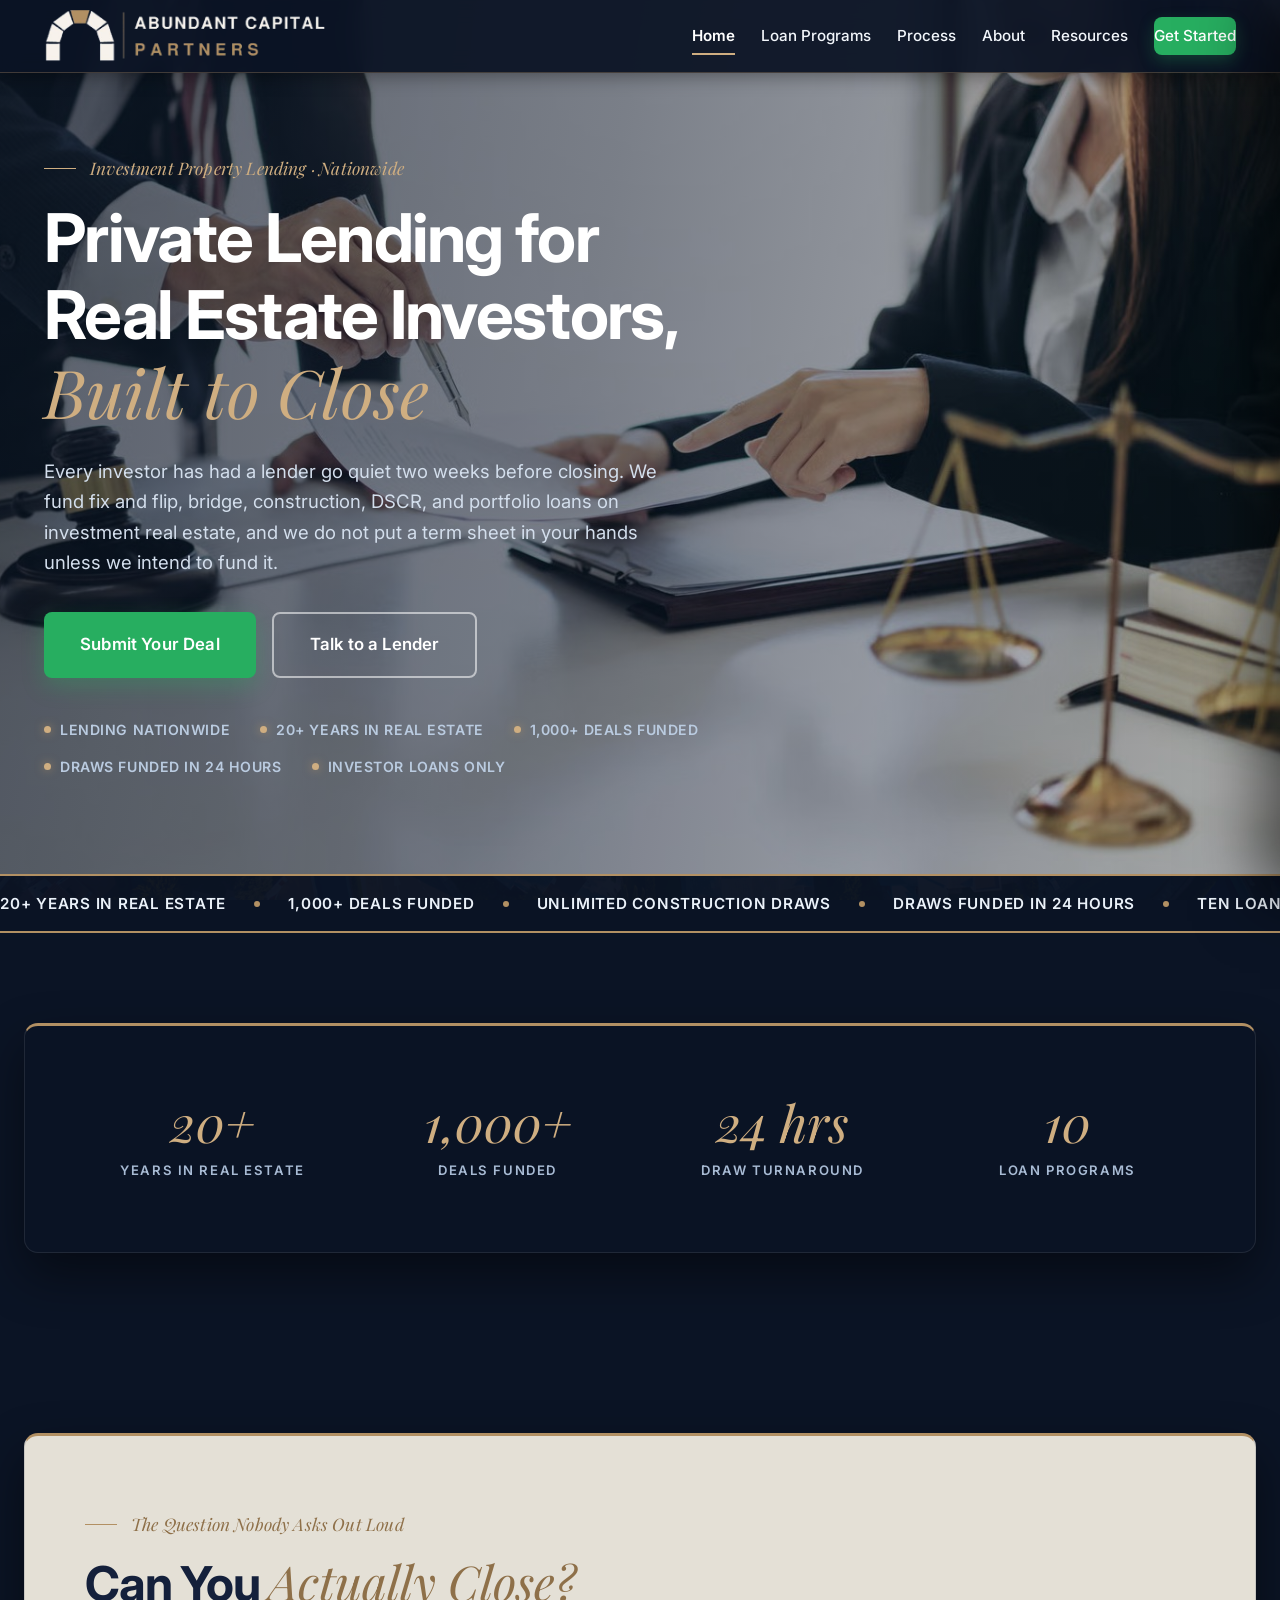
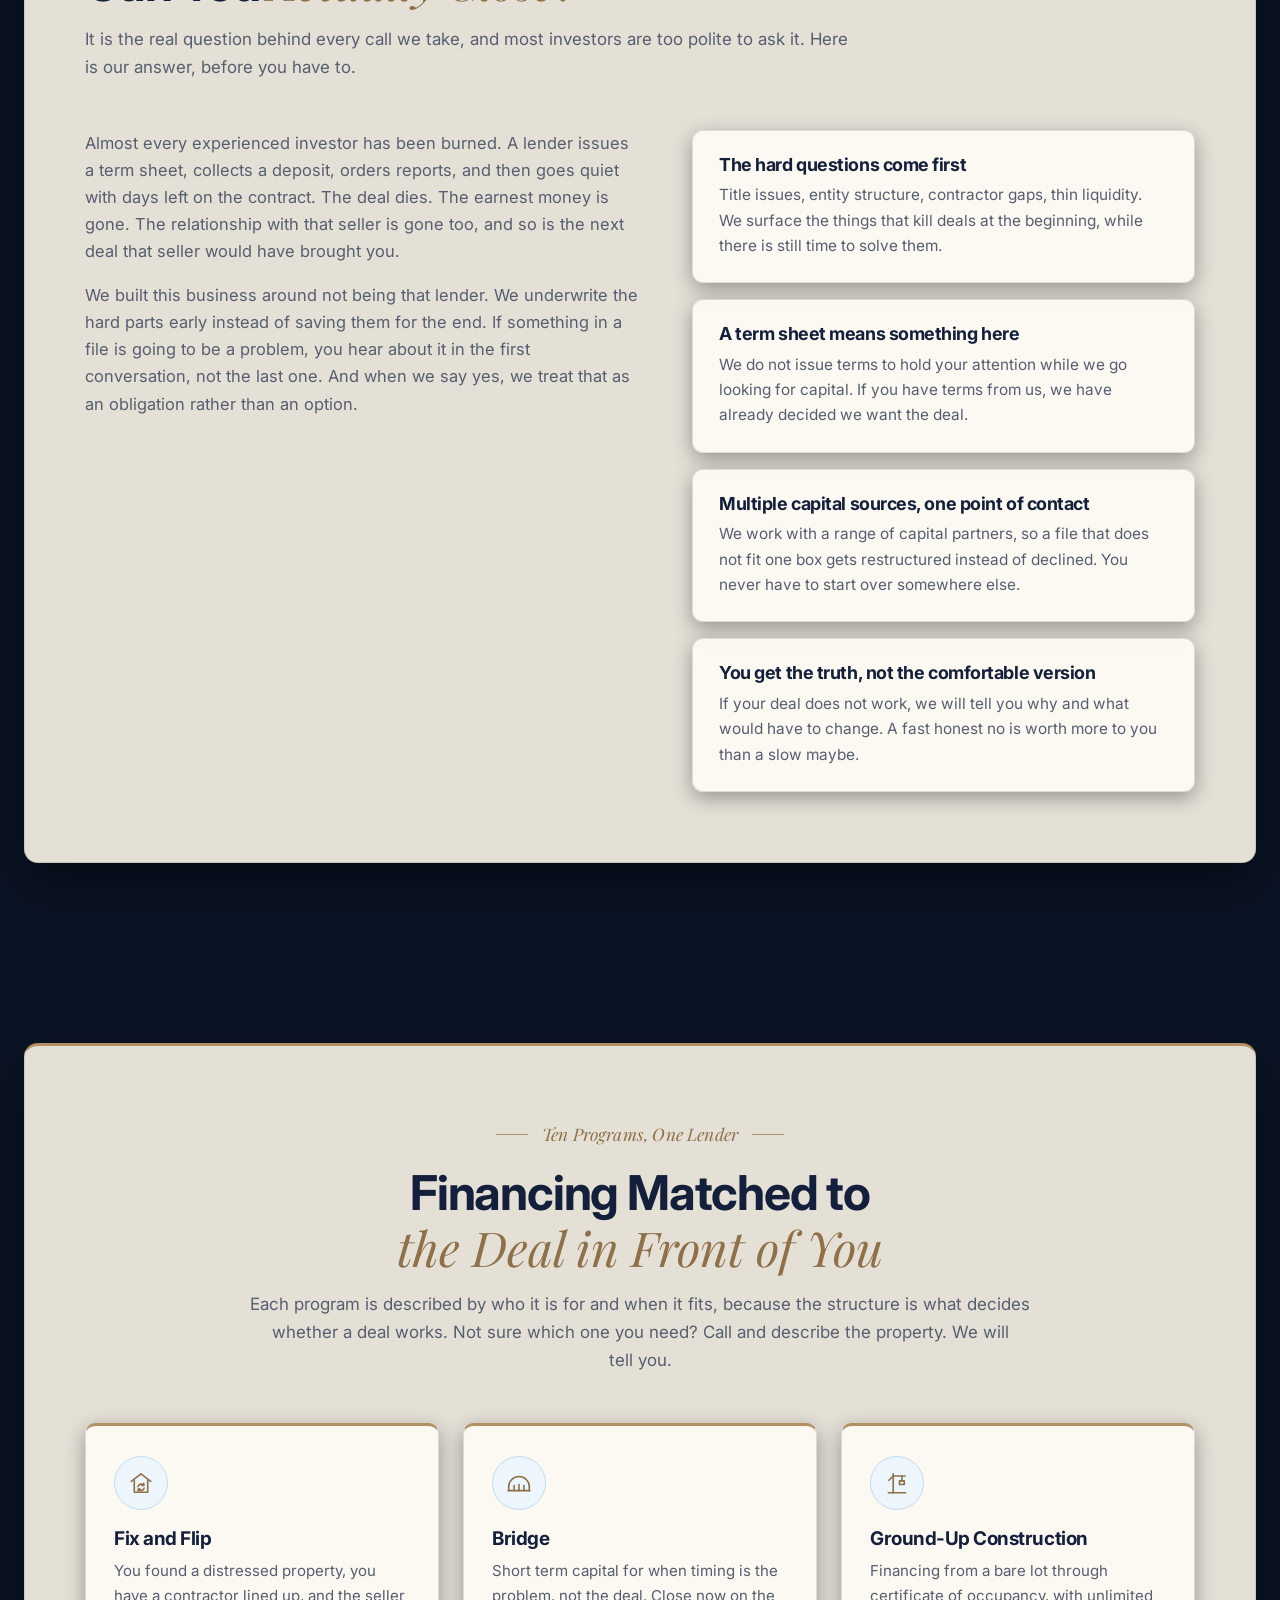
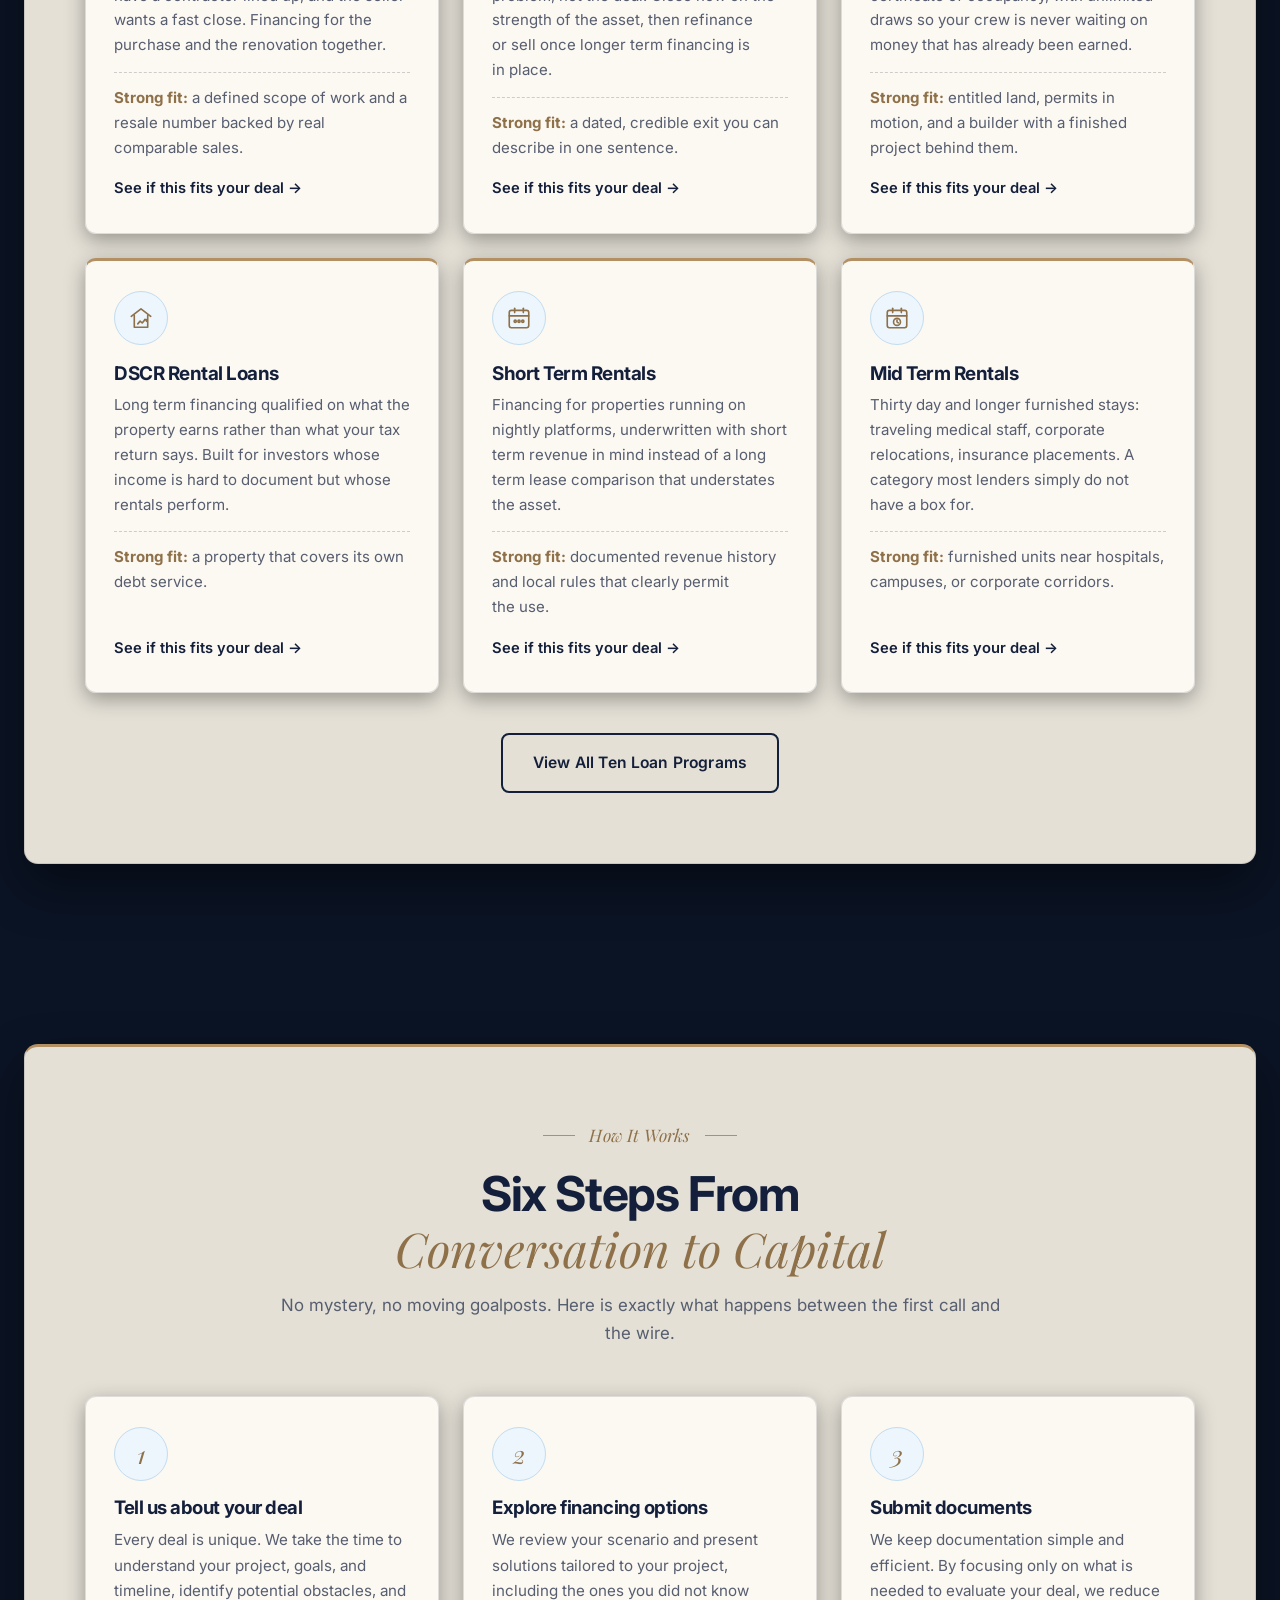
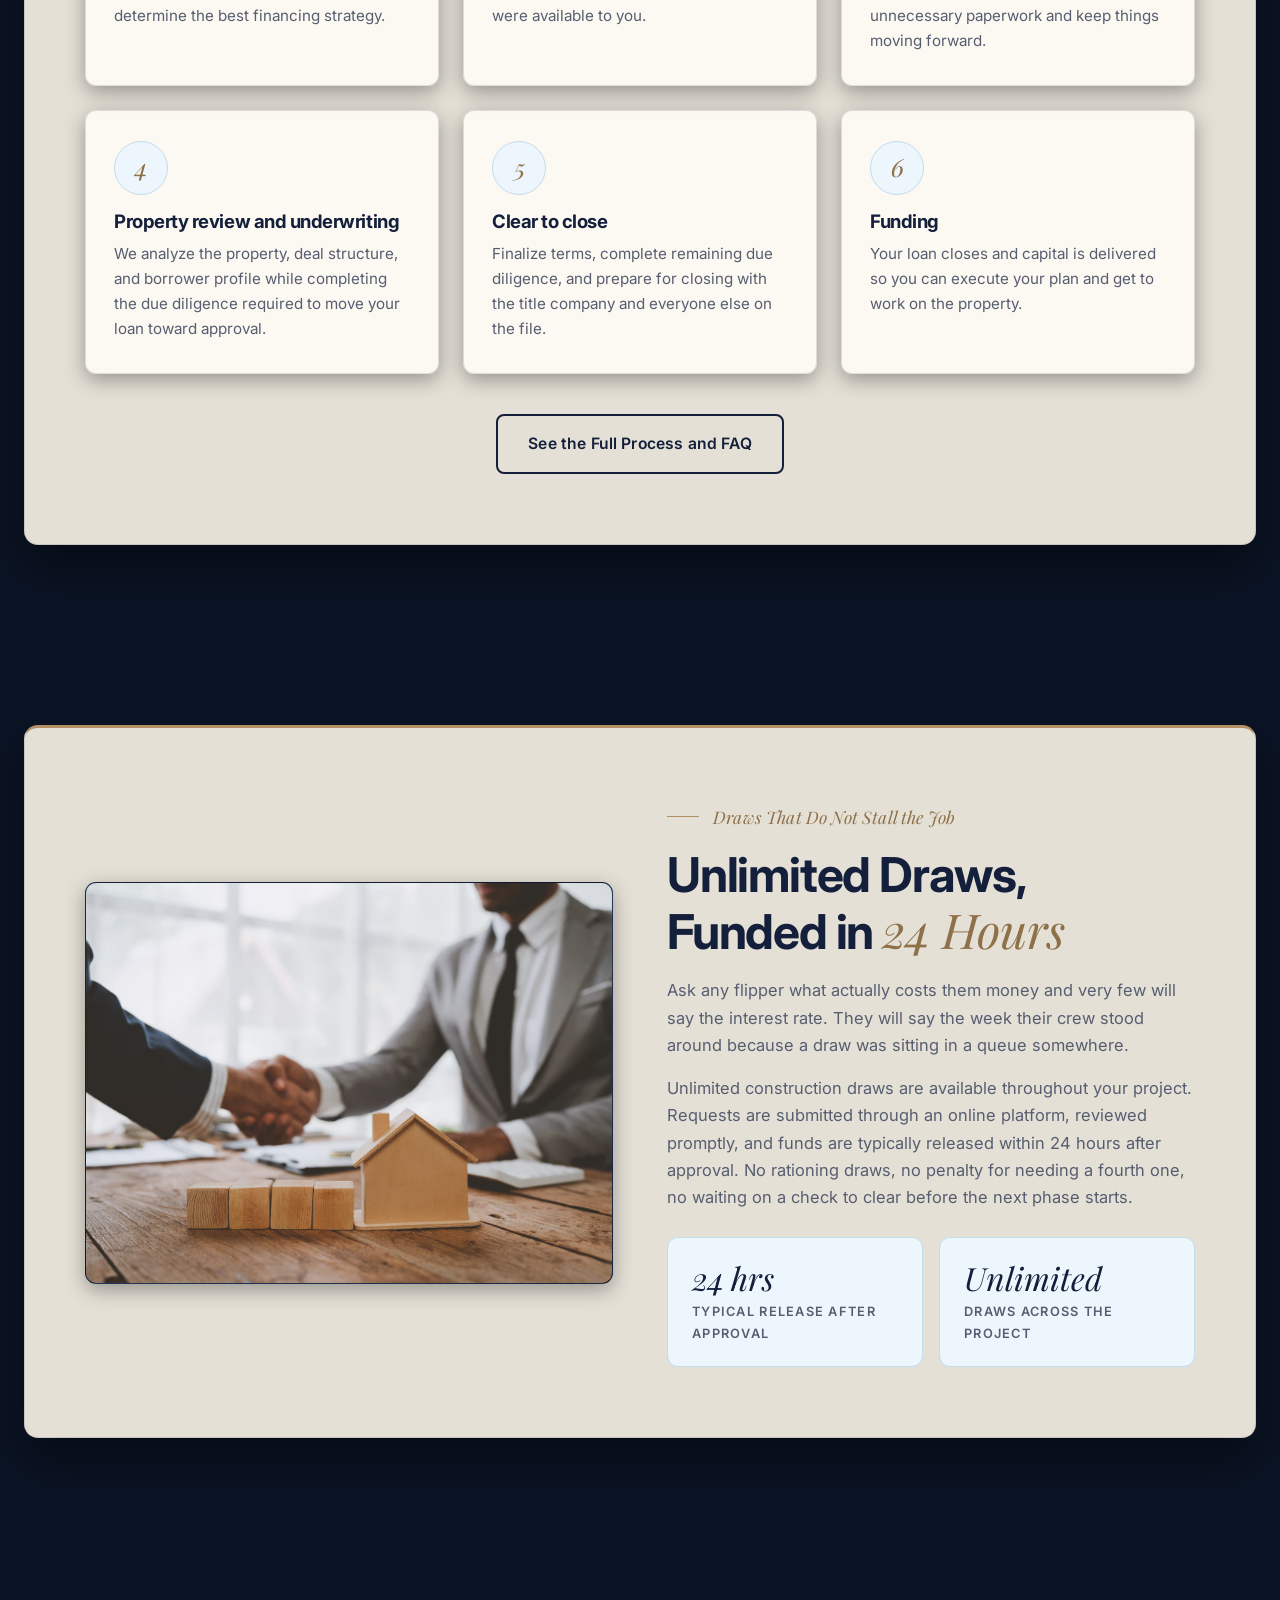
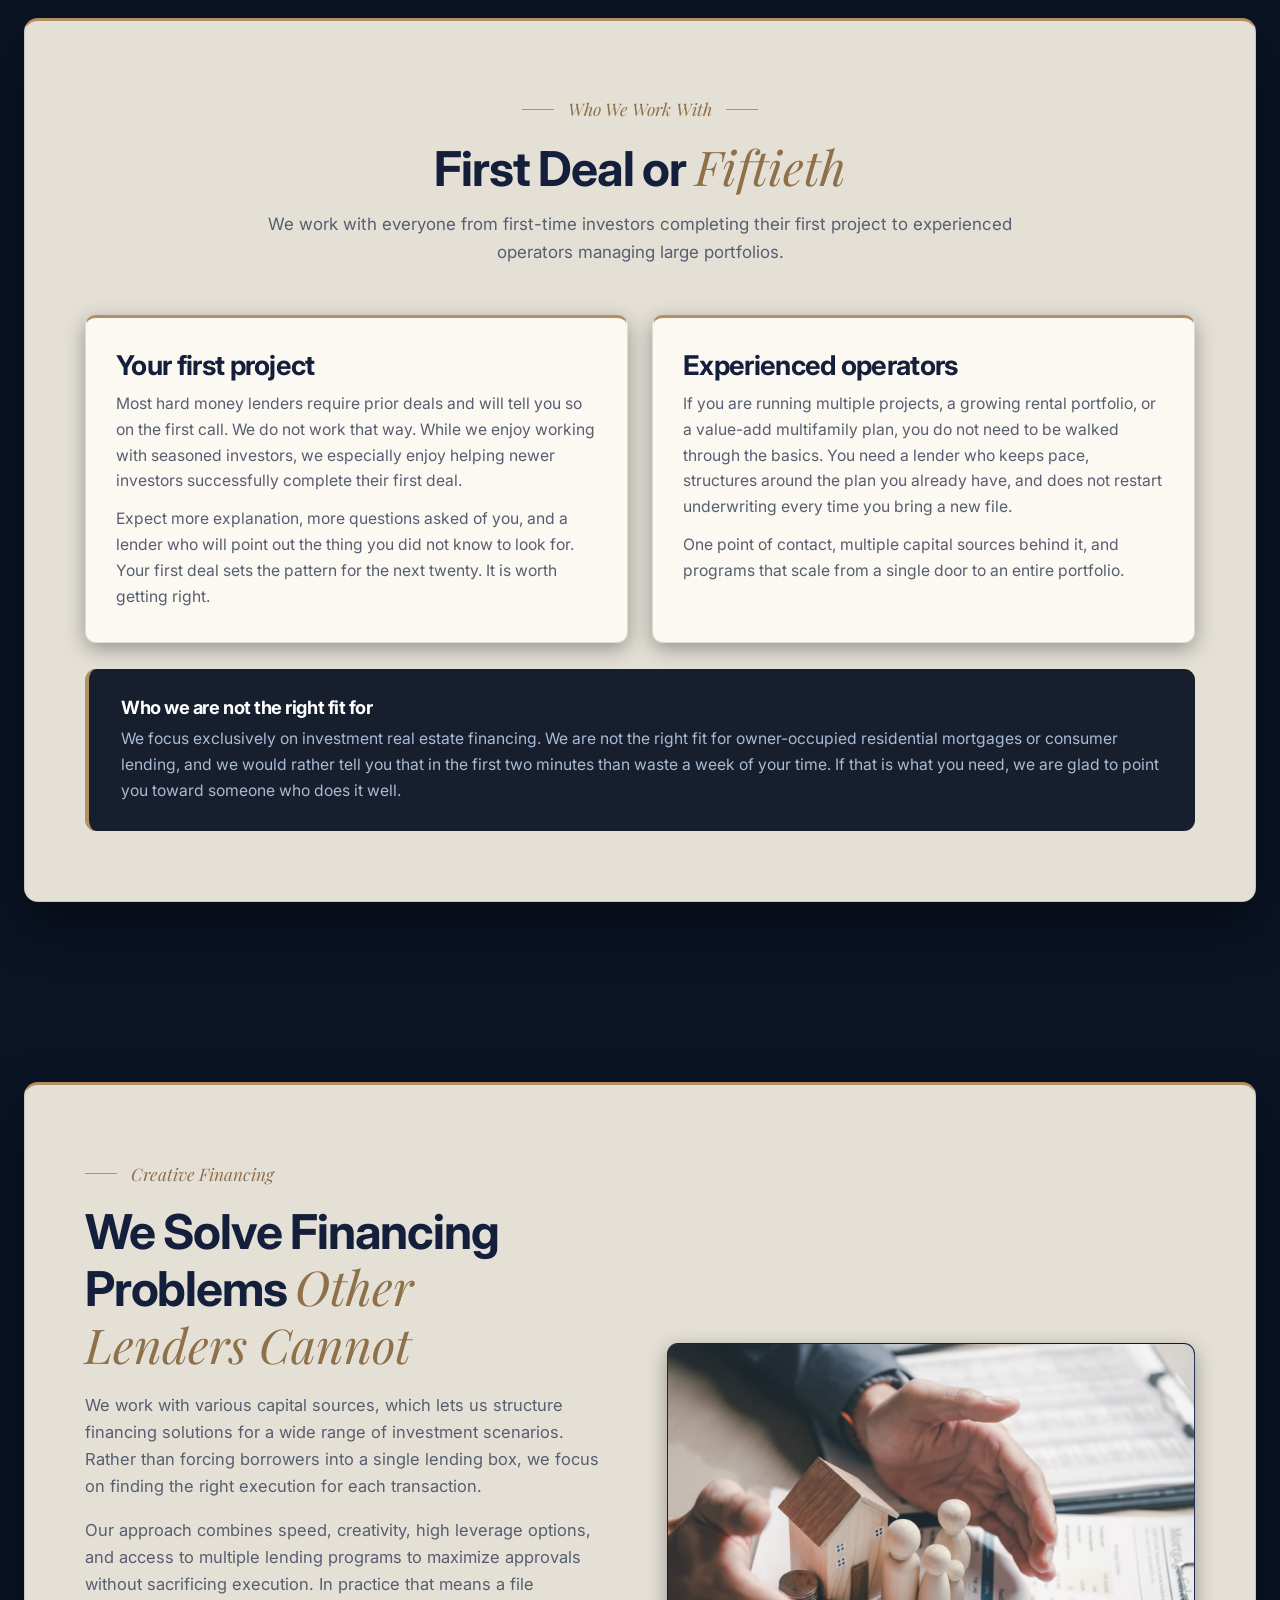
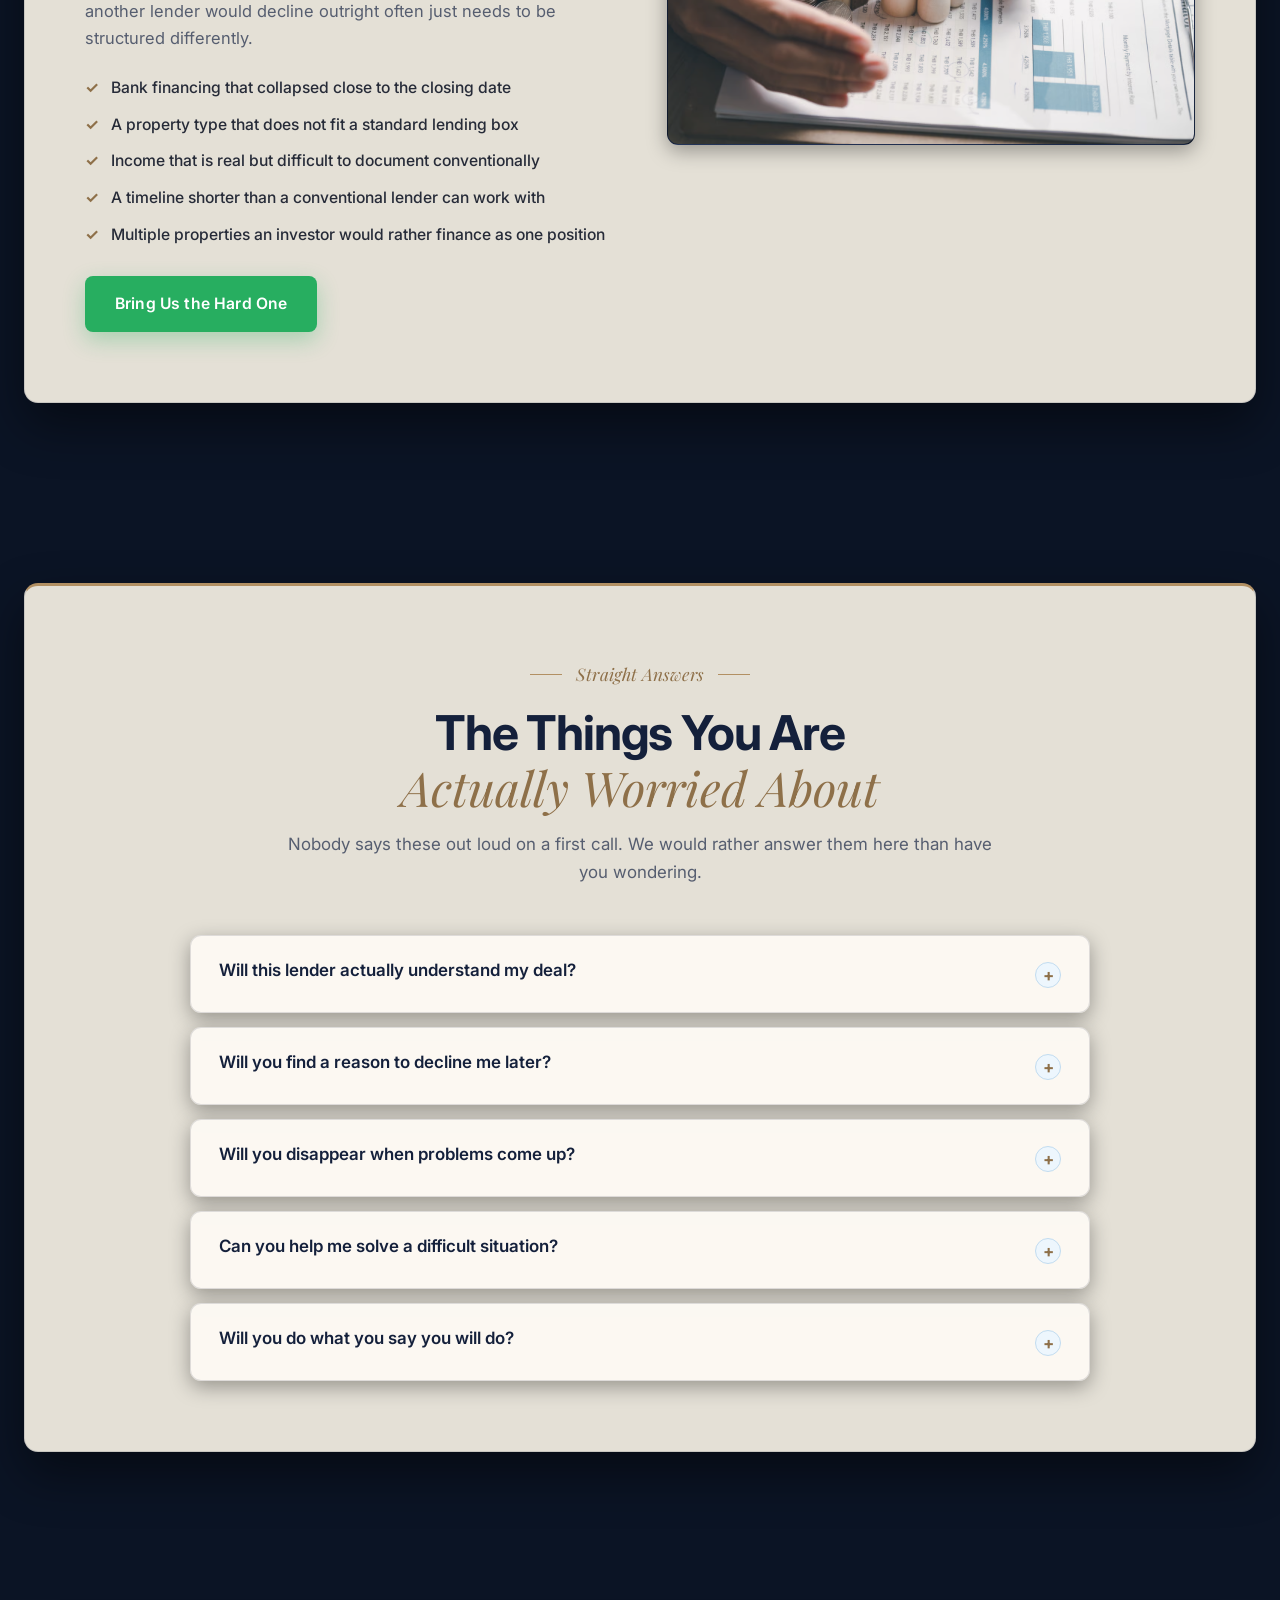
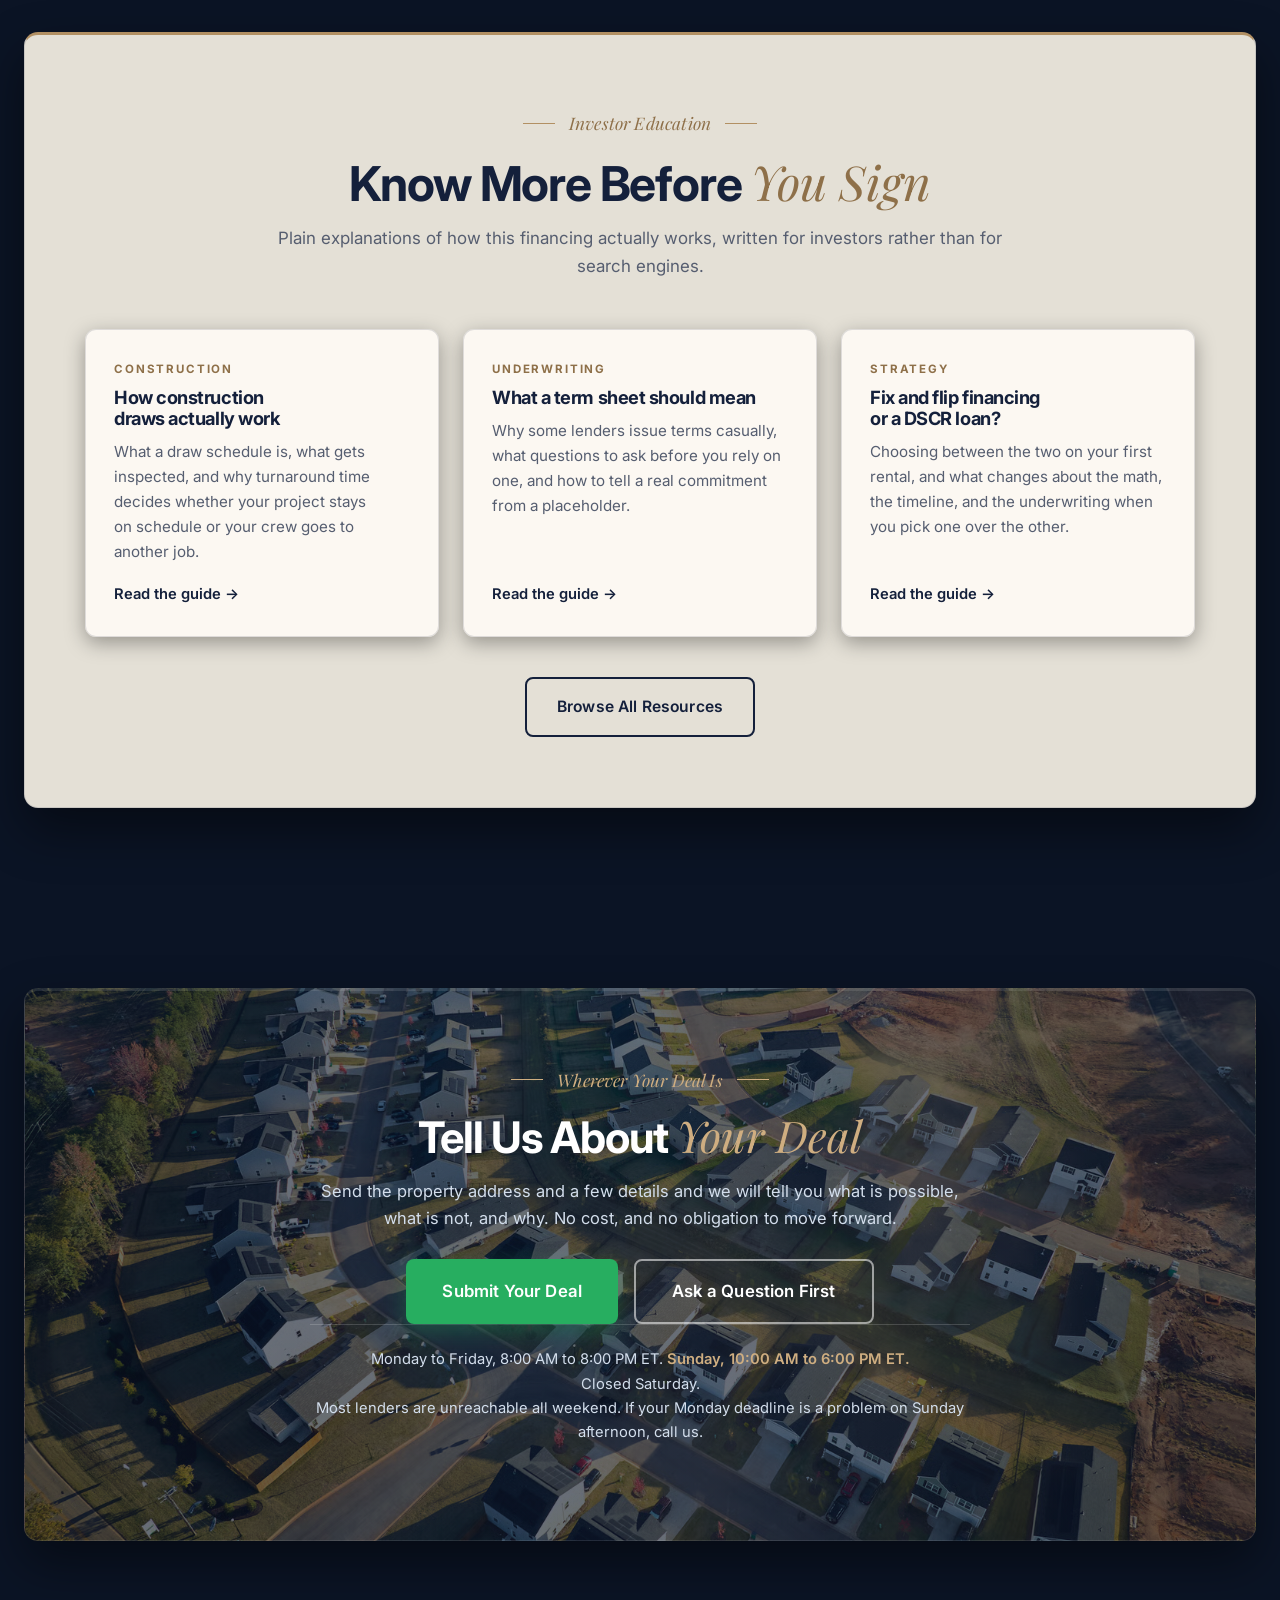
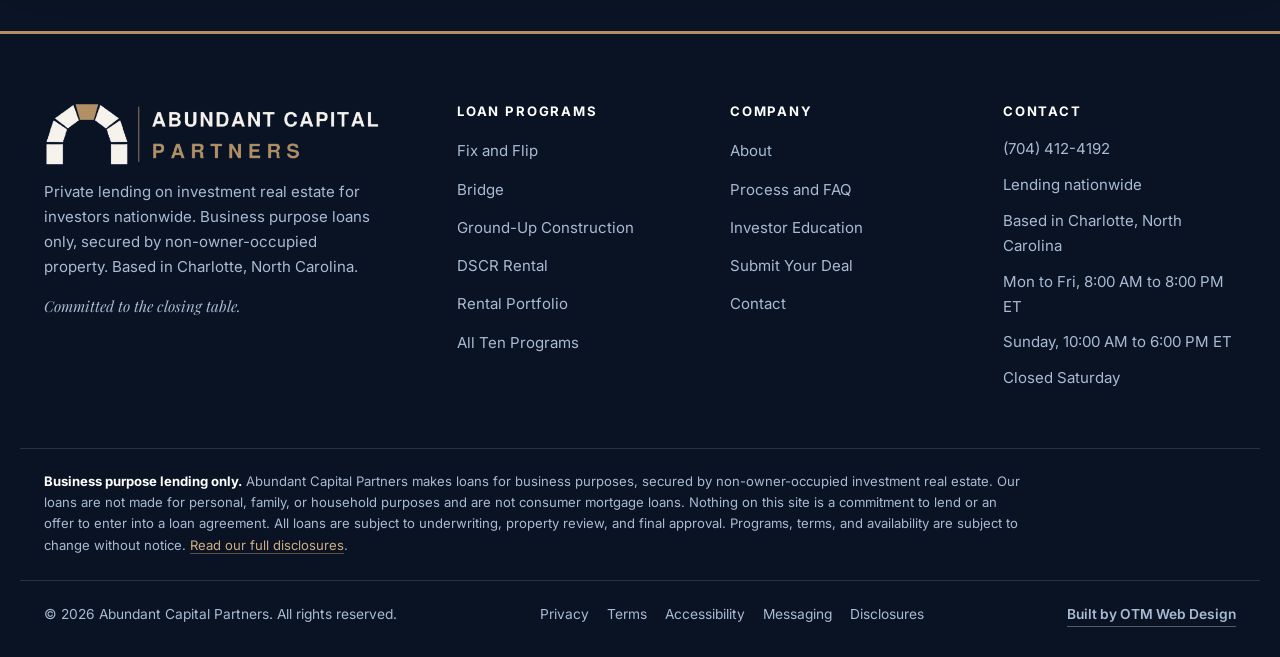
<file: index.html>
<!DOCTYPE html>
<html lang="en">
<head>
  <meta charset="UTF-8">
  <meta name="viewport" content="width=device-width, initial-scale=1.0">
  <title>Abundant Capital Partners | Nationwide Private Lender</title>
  <meta name="description" content="Private lender funding fix and flip, bridge, construction, and DSCR loans for real estate investors nationwide. Unlimited construction draws funded in 24 hours.">
  <link rel="canonical" href="https://abundantcapitalpartners.com/">
  <link rel="icon" type="image/png" href="assets/favicon.png">
  <link rel="apple-touch-icon" href="assets/favicon.png">

  <meta property="og:type" content="website">
  <meta property="og:site_name" content="Abundant Capital Partners">
  <meta property="og:title" content="Abundant Capital Partners | Nationwide Private Lender">
  <meta property="og:description" content="Private lender funding fix and flip, bridge, construction, and DSCR loans for real estate investors nationwide. Unlimited construction draws funded in 24 hours.">
  <meta property="og:url" content="https://abundantcapitalpartners.com/">
  <meta property="og:image" content="https://abundantcapitalpartners.com/assets/og-image.jpg">
  <meta property="og:image:width" content="1200">
  <meta property="og:image:height" content="630">
  <meta property="og:image:alt" content="Abundant Capital Partners">
  <meta name="twitter:card" content="summary_large_image">
  <meta name="twitter:title" content="Abundant Capital Partners | Nationwide Private Lender">
  <meta name="twitter:description" content="Private lender funding fix and flip, bridge, construction, and DSCR loans for real estate investors nationwide. Unlimited construction draws funded in 24 hours.">
  <meta name="twitter:image" content="https://abundantcapitalpartners.com/assets/og-image.jpg">

  <script type="application/ld+json">
  {
    "@context": "https://schema.org",
    "@type": "FinancialService",
    "name": "Abundant Capital Partners",
    "image": "https://abundantcapitalpartners.com/assets/og-image.jpg",
    "url": "https://abundantcapitalpartners.com/",
    "telephone": "+1-704-412-4192",
    "address": {
      "@type": "PostalAddress",
      "addressLocality": "Charlotte",
      "addressRegion": "NC",
      "addressCountry": "US"
    },
    "areaServed": {
      "@type": "Country",
      "name": "United States"
    },
    "openingHoursSpecification": [
      {
        "@type": "OpeningHoursSpecification",
        "dayOfWeek": ["Monday", "Tuesday", "Wednesday", "Thursday", "Friday"],
        "opens": "08:00",
        "closes": "20:00"
      },
      {
        "@type": "OpeningHoursSpecification",
        "dayOfWeek": ["Sunday"],
        "opens": "10:00",
        "closes": "18:00"
      }
    ],
    "description": "Private lender making business purpose loans secured by non-owner-occupied investment real estate. Fix and flip, bridge, ground-up construction, DSCR rental, short and mid term rental, cash-out refinance, rental portfolio, multifamily bridge, and commercial bridge financing for real estate investors across the United States.",
    "makesOffer": [
      { "@type": "Offer", "itemOffered": { "@type": "LoanOrCredit", "name": "Fix and Flip Loans" } },
      { "@type": "Offer", "itemOffered": { "@type": "LoanOrCredit", "name": "Bridge Loans" } },
      { "@type": "Offer", "itemOffered": { "@type": "LoanOrCredit", "name": "Ground-Up Construction Loans" } },
      { "@type": "Offer", "itemOffered": { "@type": "LoanOrCredit", "name": "DSCR Rental Loans" } },
      { "@type": "Offer", "itemOffered": { "@type": "LoanOrCredit", "name": "Short Term Rental Loans" } },
      { "@type": "Offer", "itemOffered": { "@type": "LoanOrCredit", "name": "Mid Term Rental Loans" } },
      { "@type": "Offer", "itemOffered": { "@type": "LoanOrCredit", "name": "Cash-Out Refinance" } },
      { "@type": "Offer", "itemOffered": { "@type": "LoanOrCredit", "name": "Rental Portfolio Loans" } },
      { "@type": "Offer", "itemOffered": { "@type": "LoanOrCredit", "name": "Multifamily Bridge Loans" } },
      { "@type": "Offer", "itemOffered": { "@type": "LoanOrCredit", "name": "Commercial Bridge Loans" } }
    ]
  }
  </script>

  <link rel="preconnect" href="https://fonts.googleapis.com">
  <link rel="preconnect" href="https://fonts.gstatic.com" crossorigin>
  <link href="https://fonts.googleapis.com/css2?family=Inter:wght@400;500;600;700&family=Playfair+Display:ital,wght@1,400&display=swap" rel="stylesheet">
  <link rel="stylesheet" href="styles.css">
</head>
<body data-page="home">

  <nav class="nav">
    <div class="nav-inner">
      <a href="index.html" class="brand" aria-label="Abundant Capital Partners home">
        <img src="assets/logo.png" alt="Abundant Capital Partners logo">
      </a>
      <div class="nav-links">
        <a href="index.html" data-nav="home">Home</a>
        <a href="loan-programs.html" data-nav="programs">Loan Programs</a>
        <a href="process.html" data-nav="process">Process</a>
        <a href="about.html" data-nav="about">About</a>
        <a href="resources.html" data-nav="resources">Resources</a>
        <a href="contact.html" class="nav-cta" data-nav="contact">Get Started</a>
      </div>
      <button class="hamburger" aria-label="Open menu" aria-expanded="false"><span></span><span></span><span></span></button>
    </div>
  </nav>
  <div class="nav-backdrop"></div>
  <aside class="mobile-menu">
    <a href="index.html" data-nav="home">Home</a>
    <a href="loan-programs.html" data-nav="programs">Loan Programs</a>
    <a href="process.html" data-nav="process">Process</a>
    <a href="about.html" data-nav="about">About</a>
    <a href="resources.html" data-nav="resources">Resources</a>
    <a href="contact.html" class="btn btn-primary" data-nav="contact">Get Started</a>
  </aside>

  <!-- HERO -->
  <header class="hero" style="background-image: url('assets/hero-home.jpg');">
    <div class="inner">
      <div class="hero-content">
        <span class="eyebrow">Investment Property Lending &middot; Nationwide</span>
        <h1>Private Lending for Real Estate Investors, <em>Built to Close</em></h1>
        <p>Every investor has had a lender go quiet two weeks before closing. We fund fix and flip, bridge, construction, DSCR, and portfolio loans on investment real estate, and we do not put a term sheet in your hands unless we intend to fund it.</p>
        <div class="hero-actions">
          <a href="contact.html" class="btn btn-primary btn-lg">Submit Your Deal</a>
          <a href="contact.html#question" class="btn btn-ghost btn-lg">Talk to a Lender</a>
        </div>
        <div class="hero-trust">
          <span>Lending Nationwide</span>
          <span>20+ Years in Real Estate</span>
          <span>1,000+ Deals Funded</span>
          <span>Draws Funded in 24 Hours</span>
          <span>Investor Loans Only</span>
        </div>
      </div>
    </div>
  </header>

  <!-- MARQUEE -->
  <div class="marquee" aria-hidden="true">
    <div class="marquee-track">
      <span class="marquee-item">20+ Years in Real Estate</span>
      <span class="marquee-item">1,000+ Deals Funded</span>
      <span class="marquee-item">Unlimited Construction Draws</span>
      <span class="marquee-item">Draws Funded in 24 Hours</span>
      <span class="marquee-item">Ten Loan Programs</span>
      <span class="marquee-item">Lending Nationwide</span>
      <span class="marquee-item">Open Sundays</span>
      <span class="marquee-item">20+ Years in Real Estate</span>
      <span class="marquee-item">1,000+ Deals Funded</span>
      <span class="marquee-item">Unlimited Construction Draws</span>
      <span class="marquee-item">Draws Funded in 24 Hours</span>
      <span class="marquee-item">Ten Loan Programs</span>
      <span class="marquee-item">Lending Nationwide</span>
      <span class="marquee-item">Open Sundays</span>
    </div>
  </div>

  <!-- STATS -->
  <section>
    <div class="container container--deep">
      <div class="stat-grid">
        <div class="stat-item"><strong>20+</strong><span>Years in Real Estate</span></div>
        <div class="stat-item"><strong>1,000+</strong><span>Deals Funded</span></div>
        <div class="stat-item"><strong>24 hrs</strong><span>Draw Turnaround</span></div>
        <div class="stat-item"><strong>10</strong><span>Loan Programs</span></div>
      </div>
    </div>
  </section>

  <!-- CLOSE CERTAINTY: the highest-value block on the site -->
  <section id="close">
    <div class="container">
      <div class="section-head">
        <span class="eyebrow">The Question Nobody Asks Out Loud</span>
        <h2>Can You <em>Actually Close?</em></h2>
        <p>It is the real question behind every call we take, and most investors are too polite to ask it. Here is our answer, before you have to.</p>
      </div>
      <div class="assurance-grid">
        <div class="assurance-copy">
          <p>Almost every experienced investor has been burned. A lender issues a term sheet, collects a deposit, orders reports, and then goes quiet with days left on the contract. The deal dies. The earnest money is gone. The relationship with that seller is gone too, and so is the next deal that seller would have brought you.</p>
          <p>We built this business around not being that lender. We underwrite the hard parts early instead of saving them for the end. If something in a file is going to be a problem, you hear about it in the first conversation, not the last one. And when we say yes, we treat that as an obligation rather than an option.</p>
        </div>
        <div class="assurance-list">
          <article class="assurance-item">
            <h3>The hard questions come first</h3>
            <p>Title issues, entity structure, contractor gaps, thin liquidity. We surface the things that kill deals at the beginning, while there is still time to solve them.</p>
          </article>
          <article class="assurance-item">
            <h3>A term sheet means something here</h3>
            <p>We do not issue terms to hold your attention while we go looking for capital. If you have terms from us, we have already decided we want the deal.</p>
          </article>
          <article class="assurance-item">
            <h3>Multiple capital sources, one point of contact</h3>
            <p>We work with a range of capital partners, so a file that does not fit one box gets restructured instead of declined. You never have to start over somewhere else.</p>
          </article>
          <article class="assurance-item">
            <h3>You get the truth, not the comfortable version</h3>
            <p>If your deal does not work, we will tell you why and what would have to change. A fast honest no is worth more to you than a slow maybe.</p>
          </article>
        </div>
      </div>
    </div>
  </section>

  <!-- LOAN PROGRAMS: six of ten, the rest live on the programs page -->
  <section id="programs">
    <div class="container">
      <div class="section-head center">
        <span class="eyebrow eyebrow--center">Ten Programs, One Lender</span>
        <h2>Financing Matched to <em>the Deal in Front of You</em></h2>
        <p>Each program is described by who it is for and when it fits, because the structure is what decides whether a deal works. Not sure which one you need? Call and describe the property. We will tell you.</p>
      </div>
      <div class="program-grid">

        <article class="program-card">
          <div class="card-body">
            <span class="program-icon" aria-hidden="true">
              <svg viewBox="0 0 24 24" fill="none" stroke="currentColor" stroke-width="1.5" stroke-linecap="round" stroke-linejoin="round"><path d="M3 10.5 12 3.5l9 7"/><path d="M5.8 9.6V20.5h12.4V9.6"/><path d="M9.2 15.4a2.9 2.9 0 0 1 5-1.4"/><path d="M14.8 16.6a2.9 2.9 0 0 1-5 1.4"/><path d="M14.6 12.4v1.9h-1.9"/><path d="M9.4 19.6v-1.9h1.9"/></svg>
            </span>
            <h3>Fix and Flip</h3>
            <p>You found a distressed property, you have a contractor lined up, and the seller wants a fast close. Financing for the purchase and the renovation together.</p>
            <p class="program-fit"><strong>Strong fit:</strong> a defined scope of work and a resale number backed by real comparable sales.</p>
            <a href="loan-programs.html#fix-and-flip" class="card-link">See if this fits your deal &rarr;</a>
          </div>
        </article>

        <article class="program-card">
          <div class="card-body">
            <span class="program-icon" aria-hidden="true">
              <svg viewBox="0 0 24 24" fill="none" stroke="currentColor" stroke-width="1.5" stroke-linecap="round" stroke-linejoin="round"><path d="M2 19h20"/><path d="M2.5 19v-3.5a9.5 9.5 0 0 1 19 0V19"/><path d="M7.5 19v-4.6"/><path d="M12 19v-5.6"/><path d="M16.5 19v-4.6"/></svg>
            </span>
            <h3>Bridge</h3>
            <p>Short term capital for when timing is the problem, not the deal. Close now on the strength of the asset, then refinance or sell once longer term financing is in place.</p>
            <p class="program-fit"><strong>Strong fit:</strong> a dated, credible exit you can describe in one sentence.</p>
            <a href="loan-programs.html#bridge" class="card-link">See if this fits your deal &rarr;</a>
          </div>
        </article>

        <article class="program-card">
          <div class="card-body">
            <span class="program-icon" aria-hidden="true">
              <svg viewBox="0 0 24 24" fill="none" stroke="currentColor" stroke-width="1.5" stroke-linecap="round" stroke-linejoin="round"><path d="M4 21h16"/><path d="M8.5 21V3.5"/><path d="M8.5 5.5h11"/><path d="m8.5 5.5-4 4"/><path d="M16.5 5.5v4.5"/><path d="M14.3 10h4.4v3.4h-4.4z"/></svg>
            </span>
            <h3>Ground-Up Construction</h3>
            <p>Financing from a bare lot through certificate of occupancy, with unlimited draws so your crew is never waiting on money that has already been earned.</p>
            <p class="program-fit"><strong>Strong fit:</strong> entitled land, permits in motion, and a builder with a finished project behind them.</p>
            <a href="loan-programs.html#construction" class="card-link">See if this fits your deal &rarr;</a>
          </div>
        </article>

        <article class="program-card">
          <div class="card-body">
            <span class="program-icon" aria-hidden="true">
              <svg viewBox="0 0 24 24" fill="none" stroke="currentColor" stroke-width="1.5" stroke-linecap="round" stroke-linejoin="round"><path d="M3 10.5 12 3.5l9 7"/><path d="M5.8 9.6V20.5h12.4V9.6"/><path d="m9 17.4 2.2-2.5 1.9 1.7 2.6-3.1"/><path d="M15.4 13.5h1.6v1.6"/></svg>
            </span>
            <h3>DSCR Rental Loans</h3>
            <p>Long term financing qualified on what the property earns rather than what your tax return says. Built for investors whose income is hard to document but whose rentals perform.</p>
            <p class="program-fit"><strong>Strong fit:</strong> a property that covers its own debt service.</p>
            <a href="loan-programs.html#dscr" class="card-link">See if this fits your deal &rarr;</a>
          </div>
        </article>

        <article class="program-card">
          <div class="card-body">
            <span class="program-icon" aria-hidden="true">
              <svg viewBox="0 0 24 24" fill="none" stroke="currentColor" stroke-width="1.5" stroke-linecap="round" stroke-linejoin="round"><rect x="3" y="5" width="18" height="16" rx="2"/><path d="M3 10h18"/><path d="M8 3v4"/><path d="M16 3v4"/><circle cx="8.5" cy="15" r="1"/><circle cx="12" cy="15" r="1"/><circle cx="15.5" cy="15" r="1"/></svg>
            </span>
            <h3>Short Term Rentals</h3>
            <p>Financing for properties running on nightly platforms, underwritten with short term revenue in mind instead of a long term lease comparison that understates the asset.</p>
            <p class="program-fit"><strong>Strong fit:</strong> documented revenue history and local rules that clearly permit the use.</p>
            <a href="loan-programs.html#short-term-rental" class="card-link">See if this fits your deal &rarr;</a>
          </div>
        </article>

        <article class="program-card">
          <div class="card-body">
            <span class="program-icon" aria-hidden="true">
              <svg viewBox="0 0 24 24" fill="none" stroke="currentColor" stroke-width="1.5" stroke-linecap="round" stroke-linejoin="round"><rect x="3" y="5" width="18" height="16" rx="2"/><path d="M3 10h18"/><path d="M8 3v4"/><path d="M16 3v4"/><circle cx="12" cy="15.6" r="3.2"/><path d="M12 13.9v1.7l1.2.9"/></svg>
            </span>
            <h3>Mid Term Rentals</h3>
            <p>Thirty day and longer furnished stays: traveling medical staff, corporate relocations, insurance placements. A category most lenders simply do not have a box for.</p>
            <p class="program-fit"><strong>Strong fit:</strong> furnished units near hospitals, campuses, or corporate corridors.</p>
            <a href="loan-programs.html#mid-term-rental" class="card-link">See if this fits your deal &rarr;</a>
          </div>
        </article>

      </div>
      <div style="text-align:center; margin-top:40px;">
        <a href="loan-programs.html" class="btn btn-outline">View All Ten Loan Programs</a>
      </div>
    </div>
  </section>

  <!-- PROCESS -->
  <section id="process">
    <div class="container">
      <div class="section-head center">
        <span class="eyebrow eyebrow--center">How It Works</span>
        <h2>Six Steps From <em>Conversation to Capital</em></h2>
        <p>No mystery, no moving goalposts. Here is exactly what happens between the first call and the wire.</p>
      </div>
      <div class="process-grid">
        <article class="step">
          <span class="step-num">1</span>
          <h3>Tell us about your deal</h3>
          <p>Every deal is unique. We take the time to understand your project, goals, and timeline, identify potential obstacles, and determine the best financing strategy.</p>
        </article>
        <article class="step">
          <span class="step-num">2</span>
          <h3>Explore financing options</h3>
          <p>We review your scenario and present solutions tailored to your project, including the ones you did not know were available to you.</p>
        </article>
        <article class="step">
          <span class="step-num">3</span>
          <h3>Submit documents</h3>
          <p>We keep documentation simple and efficient. By focusing only on what is needed to evaluate your deal, we reduce unnecessary paperwork and keep things moving forward.</p>
        </article>
        <article class="step">
          <span class="step-num">4</span>
          <h3>Property review and underwriting</h3>
          <p>We analyze the property, deal structure, and borrower profile while completing the due diligence required to move your loan toward approval.</p>
        </article>
        <article class="step">
          <span class="step-num">5</span>
          <h3>Clear to close</h3>
          <p>Finalize terms, complete remaining due diligence, and prepare for closing with the title company and everyone else on the file.</p>
        </article>
        <article class="step">
          <span class="step-num">6</span>
          <h3>Funding</h3>
          <p>Your loan closes and capital is delivered so you can execute your plan and get to work on the property.</p>
        </article>
      </div>
      <div style="text-align:center; margin-top:40px;">
        <a href="process.html" class="btn btn-outline">See the Full Process and FAQ</a>
      </div>
    </div>
  </section>

  <!-- DRAWS: one of the strongest concrete proof points on the site -->
  <section id="draws">
    <div class="container">
      <div class="feature-grid">
        <div class="feature-media">
          <img src="assets/feature-draws.jpg" alt="Renovation crew working on an investment property funded by a construction draw">
        </div>
        <div class="feature-copy">
          <span class="eyebrow">Draws That Do Not Stall the Job</span>
          <h2>Unlimited Draws, Funded in <em>24 Hours</em></h2>
          <p>Ask any flipper what actually costs them money and very few will say the interest rate. They will say the week their crew stood around because a draw was sitting in a queue somewhere.</p>
          <p>Unlimited construction draws are available throughout your project. Requests are submitted through an online platform, reviewed promptly, and funds are typically released within 24 hours after approval. No rationing draws, no penalty for needing a fourth one, no waiting on a check to clear before the next phase starts.</p>
          <div class="proof-row">
            <div class="proof-tile">
              <strong>24 hrs</strong>
              <span>Typical release after approval</span>
            </div>
            <div class="proof-tile">
              <strong>Unlimited</strong>
              <span>Draws across the project</span>
            </div>
          </div>
        </div>
      </div>
    </div>
  </section>

  <!-- WHO WE SERVE -->
  <section id="who-we-serve">
    <div class="container">
      <div class="section-head center">
        <span class="eyebrow eyebrow--center">Who We Work With</span>
        <h2>First Deal or <em>Fiftieth</em></h2>
        <p>We work with everyone from first-time investors completing their first project to experienced operators managing large portfolios.</p>
      </div>
      <div class="serve-grid">
        <article class="serve-card">
          <h3>Your first project</h3>
          <p>Most hard money lenders require prior deals and will tell you so on the first call. We do not work that way. While we enjoy working with seasoned investors, we especially enjoy helping newer investors successfully complete their first deal.</p>
          <p>Expect more explanation, more questions asked of you, and a lender who will point out the thing you did not know to look for. Your first deal sets the pattern for the next twenty. It is worth getting right.</p>
        </article>
        <article class="serve-card">
          <h3>Experienced operators</h3>
          <p>If you are running multiple projects, a growing rental portfolio, or a value-add multifamily plan, you do not need to be walked through the basics. You need a lender who keeps pace, structures around the plan you already have, and does not restart underwriting every time you bring a new file.</p>
          <p>One point of contact, multiple capital sources behind it, and programs that scale from a single door to an entire portfolio.</p>
        </article>
      </div>
      <div class="notfit">
        <h3>Who we are not the right fit for</h3>
        <p>We focus exclusively on investment real estate financing. We are not the right fit for owner-occupied residential mortgages or consumer lending, and we would rather tell you that in the first two minutes than waste a week of your time. If that is what you need, we are glad to point you toward someone who does it well.</p>
      </div>
    </div>
  </section>

  <!-- PROBLEM SOLVING -->
  <section id="problem-solving">
    <div class="container">
      <div class="feature-grid reverse">
        <div class="feature-media">
          <img src="assets/feature-solve.jpg" alt="Investor and lender reviewing plans for a difficult financing scenario">
        </div>
        <div class="feature-copy">
          <span class="eyebrow">Creative Financing</span>
          <h2>We Solve Financing Problems <em>Other Lenders Cannot</em></h2>
          <p>We work with various capital sources, which lets us structure financing solutions for a wide range of investment scenarios. Rather than forcing borrowers into a single lending box, we focus on finding the right execution for each transaction.</p>
          <p>Our approach combines speed, creativity, high leverage options, and access to multiple lending programs to maximize approvals without sacrificing execution. In practice that means a file another lender would decline outright often just needs to be structured differently.</p>
          <ul class="check-list">
            <li>Bank financing that collapsed close to the closing date</li>
            <li>A property type that does not fit a standard lending box</li>
            <li>Income that is real but difficult to document conventionally</li>
            <li>A timeline shorter than a conventional lender can work with</li>
            <li>Multiple properties an investor would rather finance as one position</li>
          </ul>
          <a href="contact.html" class="btn btn-primary">Bring Us the Hard One</a>
        </div>
      </div>
    </div>
  </section>

  <!-- STRAIGHT ANSWERS: the five things investors are actually worried about -->
  <section id="straight-answers">
    <div class="container">
      <div class="section-head center">
        <span class="eyebrow eyebrow--center">Straight Answers</span>
        <h2>The Things You Are <em>Actually Worried About</em></h2>
        <p>Nobody says these out loud on a first call. We would rather answer them here than have you wondering.</p>
      </div>
      <div class="qa-list">

        <div class="qa-item">
          <button class="qa-q" type="button" aria-expanded="false">
            <span>Will this lender actually understand my deal?</span>
            <span class="qa-mark" aria-hidden="true">+</span>
          </button>
          <div class="qa-a" aria-hidden="true">
            <div class="qa-a-inner">
              <p>Probably, and if we do not, we will say so. More than 20 years in real estate and involvement in funding over 1,000 deals means most scenarios that reach us are ones we have seen a version of before.</p>
              <p>More to the point, we ask about the deal before we talk about the loan. Understanding what you are trying to accomplish, what the property needs, and what your exit looks like is what tells us which of the ten programs is right. A lender who leads with a rate has not understood anything yet.</p>
            </div>
          </div>
        </div>

        <div class="qa-item">
          <button class="qa-q" type="button" aria-expanded="false">
            <span>Will you find a reason to decline me later?</span>
            <span class="qa-mark" aria-hidden="true">+</span>
          </button>
          <div class="qa-a" aria-hidden="true">
            <div class="qa-a-inner">
              <p>This is the fear behind everything, and it is why we front-load the hard questions instead of saving them. Title problems, entity structure, contractor gaps, liquidity, experience: those get looked at early, when there is still time to fix them, not in the last week when a fix is impossible.</p>
              <p>We do not issue term sheets casually. If we hand you terms, we have already decided we want the deal and we have already looked at the parts most likely to break. All loans remain subject to underwriting and final approval, and anyone who tells you otherwise is not being straight with you. What we can promise is that you will not be surprised at the end by something we could have raised at the start.</p>
            </div>
          </div>
        </div>

        <div class="qa-item">
          <button class="qa-q" type="button" aria-expanded="false">
            <span>Will you disappear when problems come up?</span>
            <span class="qa-mark" aria-hidden="true">+</span>
          </button>
          <div class="qa-a" aria-hidden="true">
            <div class="qa-a-inner">
              <p>No. Problems are the part of the job we are actually here for. Deals go sideways: an appraisal lands low, a title issue surfaces, a contractor walks, a seller moves the date. That is normal, and it is precisely when a lender either earns their fee or vanishes.</p>
              <p>You have one point of contact from the first call through funding, and you can reach us seven days a week outside of Saturday, including Sunday afternoons when a Monday deadline is bearing down on you.</p>
            </div>
          </div>
        </div>

        <div class="qa-item">
          <button class="qa-q" type="button" aria-expanded="false">
            <span>Can you help me solve a difficult situation?</span>
            <span class="qa-mark" aria-hidden="true">+</span>
          </button>
          <div class="qa-a" aria-hidden="true">
            <div class="qa-a-inner">
              <p>Often, yes. Because we work with multiple capital sources rather than one lending box, a file that gets an automatic no somewhere else frequently just needs to be structured differently: a different program, a different entity, a different exit, or a bridge to buy time for the real financing.</p>
              <p>Bring us the complicated one. A bank that pulled out near closing, a property type nobody wants to underwrite, income that is real but hard to paper, a timeline that looks impossible. Worst case, we tell you quickly that it cannot be done and explain why, which is still more useful than three weeks of silence.</p>
            </div>
          </div>
        </div>

        <div class="qa-item">
          <button class="qa-q" type="button" aria-expanded="false">
            <span>Will you do what you say you will do?</span>
            <span class="qa-mark" aria-hidden="true">+</span>
          </button>
          <div class="qa-a" aria-hidden="true">
            <div class="qa-a-inner">
              <p>That is the entire business. We are not trying to be the biggest hard money lender out there. We are trying to be the first lender you think of when you need certainty, honest guidance, and a financing solution that actually works.</p>
              <p>That only happens by doing what we said, on the timeline we said, on deal after deal. It also means telling you the truth when it is not what you want to hear, because a lender who only ever agrees with you is not protecting you from anything.</p>
            </div>
          </div>
        </div>

      </div>
    </div>
  </section>

  <!-- RESOURCES TEASER -->
  <section id="resources">
    <div class="container">
      <div class="section-head center">
        <span class="eyebrow eyebrow--center">Investor Education</span>
        <h2>Know More Before <em>You Sign</em></h2>
        <p>Plain explanations of how this financing actually works, written for investors rather than for search engines.</p>
      </div>
      <div class="res-grid">
        <article class="res-card">
          <span class="kicker">Construction</span>
          <h3>How construction draws actually work</h3>
          <p>What a draw schedule is, what gets inspected, and why turnaround time decides whether your project stays on schedule or your crew goes to another job.</p>
          <a href="resources.html#draws" class="card-link">Read the guide &rarr;</a>
        </article>
        <article class="res-card">
          <span class="kicker">Underwriting</span>
          <h3>What a term sheet should mean</h3>
          <p>Why some lenders issue terms casually, what questions to ask before you rely on one, and how to tell a real commitment from a placeholder.</p>
          <a href="resources.html#term-sheets" class="card-link">Read the guide &rarr;</a>
        </article>
        <article class="res-card">
          <span class="kicker">Strategy</span>
          <h3>Fix and flip financing or a DSCR loan?</h3>
          <p>Choosing between the two on your first rental, and what changes about the math, the timeline, and the underwriting when you pick one over the other.</p>
          <a href="resources.html#flip-vs-dscr" class="card-link">Read the guide &rarr;</a>
        </article>
      </div>
      <div style="text-align:center; margin-top:40px;">
        <a href="resources.html" class="btn btn-outline">Browse All Resources</a>
      </div>
    </div>
  </section>

  <!-- CTA -->
  <section>
    <div class="container cta">
      <span class="eyebrow eyebrow--center">Wherever Your Deal Is</span>
      <h2>Tell Us About <em>Your Deal</em></h2>
      <p>Send the property address and a few details and we will tell you what is possible, what is not, and why. No cost, and no obligation to move forward.</p>
      <div class="cta-actions">
        <a href="contact.html" class="btn btn-primary btn-lg">Submit Your Deal</a>
        <a href="contact.html#question" class="btn btn-ghost btn-lg">Ask a Question First</a>
      </div>
      <p class="cta-hours">
        Monday to Friday, 8:00 AM to 8:00 PM ET.
        <strong>Sunday, 10:00 AM to 6:00 PM ET.</strong>
        Closed Saturday.<br>
        Most lenders are unreachable all weekend. If your Monday deadline is a problem on Sunday afternoon, call us.
      </p>
    </div>
  </section>

  <!-- FOOTER -->
  <footer class="footer">
    <div class="footer-grid">
      <div class="footer-brand">
        <img src="assets/logo.png" alt="Abundant Capital Partners logo">
        <p>Private lending on investment real estate for investors nationwide. Business purpose loans only, secured by non-owner-occupied property. Based in Charlotte, North Carolina.</p>
        <p class="footer-tag">Committed to the closing table.</p>
      </div>
      <div class="footer-col">
        <h4>Loan Programs</h4>
        <ul>
          <li><a href="loan-programs.html#fix-and-flip">Fix and Flip</a></li>
          <li><a href="loan-programs.html#bridge">Bridge</a></li>
          <li><a href="loan-programs.html#construction">Ground-Up Construction</a></li>
          <li><a href="loan-programs.html#dscr">DSCR Rental</a></li>
          <li><a href="loan-programs.html#portfolio">Rental Portfolio</a></li>
          <li><a href="loan-programs.html">All Ten Programs</a></li>
        </ul>
      </div>
      <div class="footer-col">
        <h4>Company</h4>
        <ul>
          <li><a href="about.html">About</a></li>
          <li><a href="process.html">Process and FAQ</a></li>
          <li><a href="resources.html">Investor Education</a></li>
          <li><a href="contact.html">Submit Your Deal</a></li>
          <li><a href="contact.html">Contact</a></li>
        </ul>
      </div>
      <div class="footer-col">
        <h4>Contact</h4>
        <ul class="footer-contact">
          <li><a href="tel:+17044124192">(704) 412-4192</a></li>
          <li><span>Lending nationwide</span></li>
          <li><span>Based in Charlotte, North Carolina</span></li>
          <li><span>Mon to Fri, 8:00 AM to 8:00 PM ET</span></li>
          <li><span>Sunday, 10:00 AM to 6:00 PM ET</span></li>
          <li><span>Closed Saturday</span></li>
        </ul>
      </div>
    </div>
    <div class="footer-disclaimer">
      <p><strong>Business purpose lending only.</strong> Abundant Capital Partners makes loans for business purposes, secured by non-owner-occupied investment real estate. Our loans are not made for personal, family, or household purposes and are not consumer mortgage loans. Nothing on this site is a commitment to lend or an offer to enter into a loan agreement. All loans are subject to underwriting, property review, and final approval. Programs, terms, and availability are subject to change without notice. <a href="disclosures.html">Read our full disclosures</a>.</p>
    </div>
    <div class="footer-bottom">
      <span>&copy; <span id="year">2026</span> Abundant Capital Partners. All rights reserved.</span>
      <div class="footer-legal-links">
        <a href="privacy.html">Privacy</a>
        <a href="terms.html">Terms</a>
        <a href="accessibility.html">Accessibility</a>
        <a href="sms-terms.html">Messaging</a>
        <a href="disclosures.html">Disclosures</a>
      </div>
      <a class="otm-credit" href="https://otm-designs.com" target="_blank" rel="noopener">Built by OTM Web Design</a>
    </div>
  </footer>

  <script src="script.js"></script>
</body>
</html>
</file>
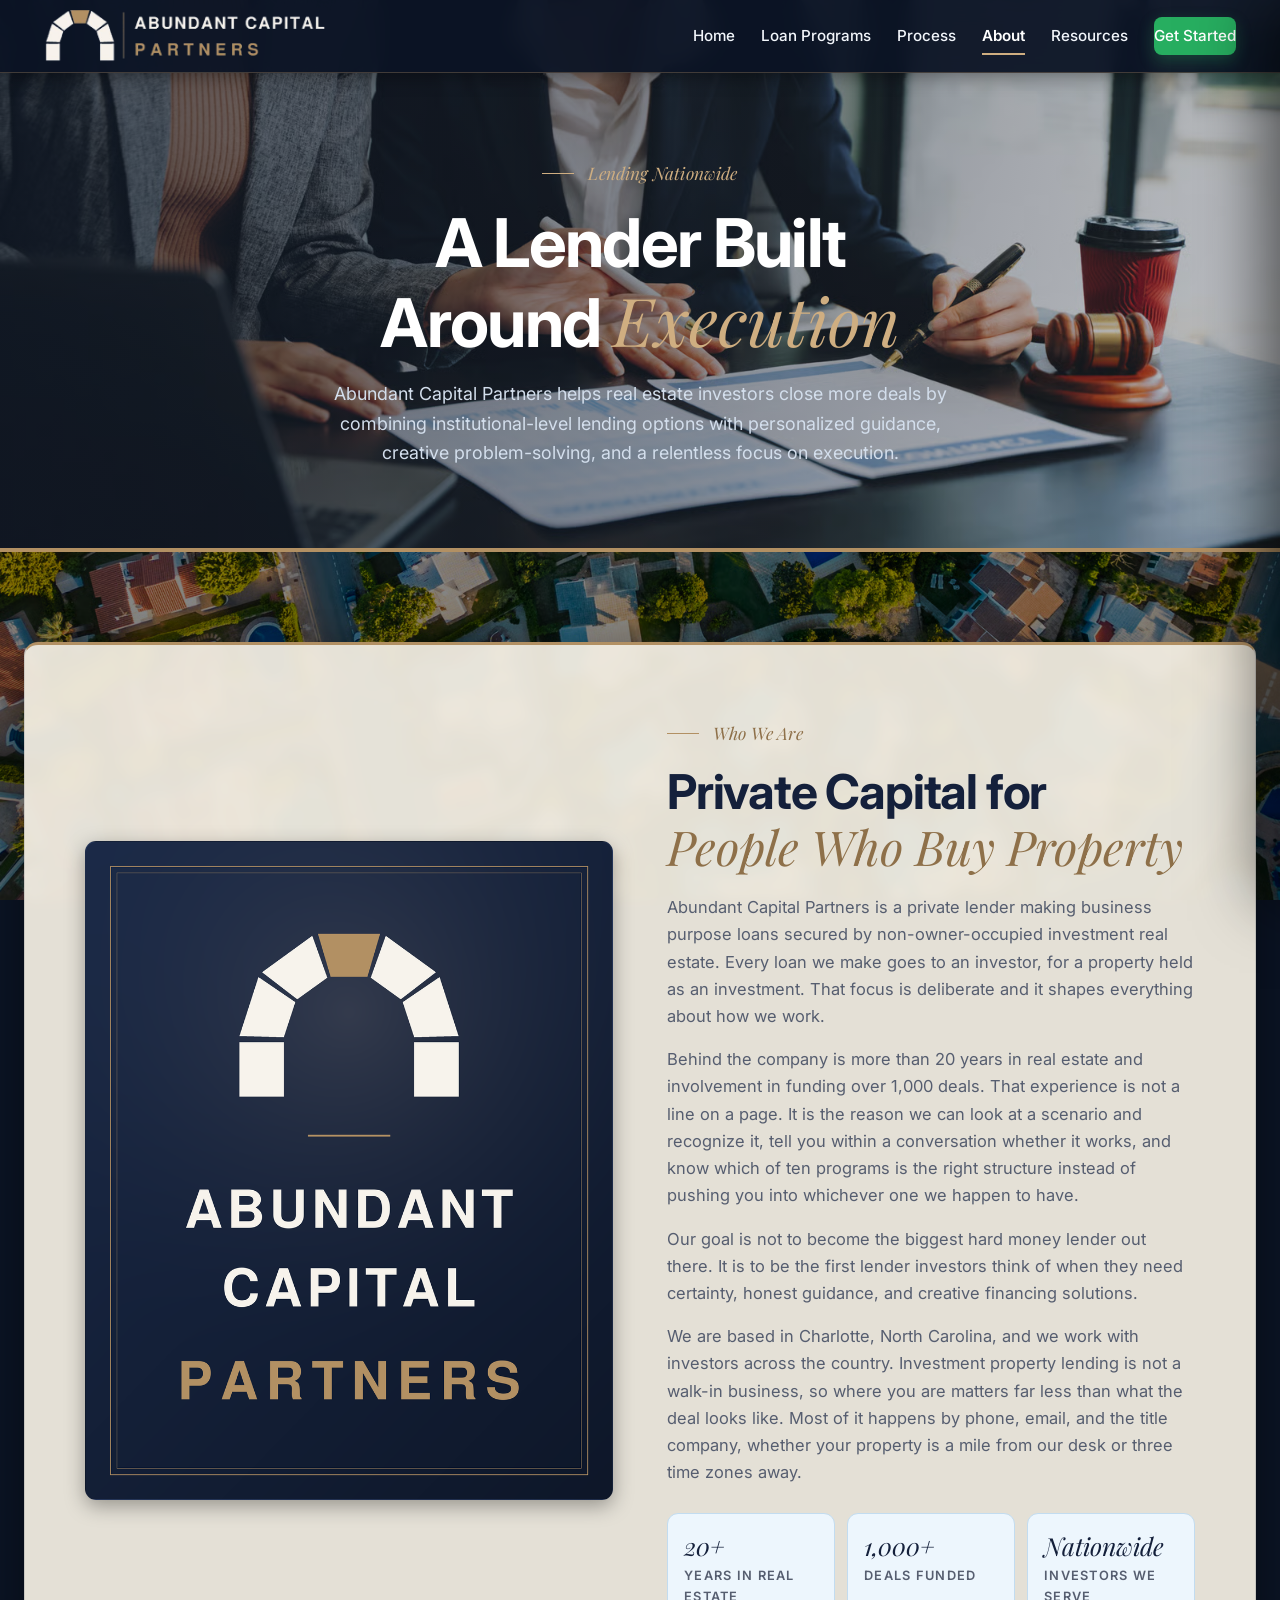
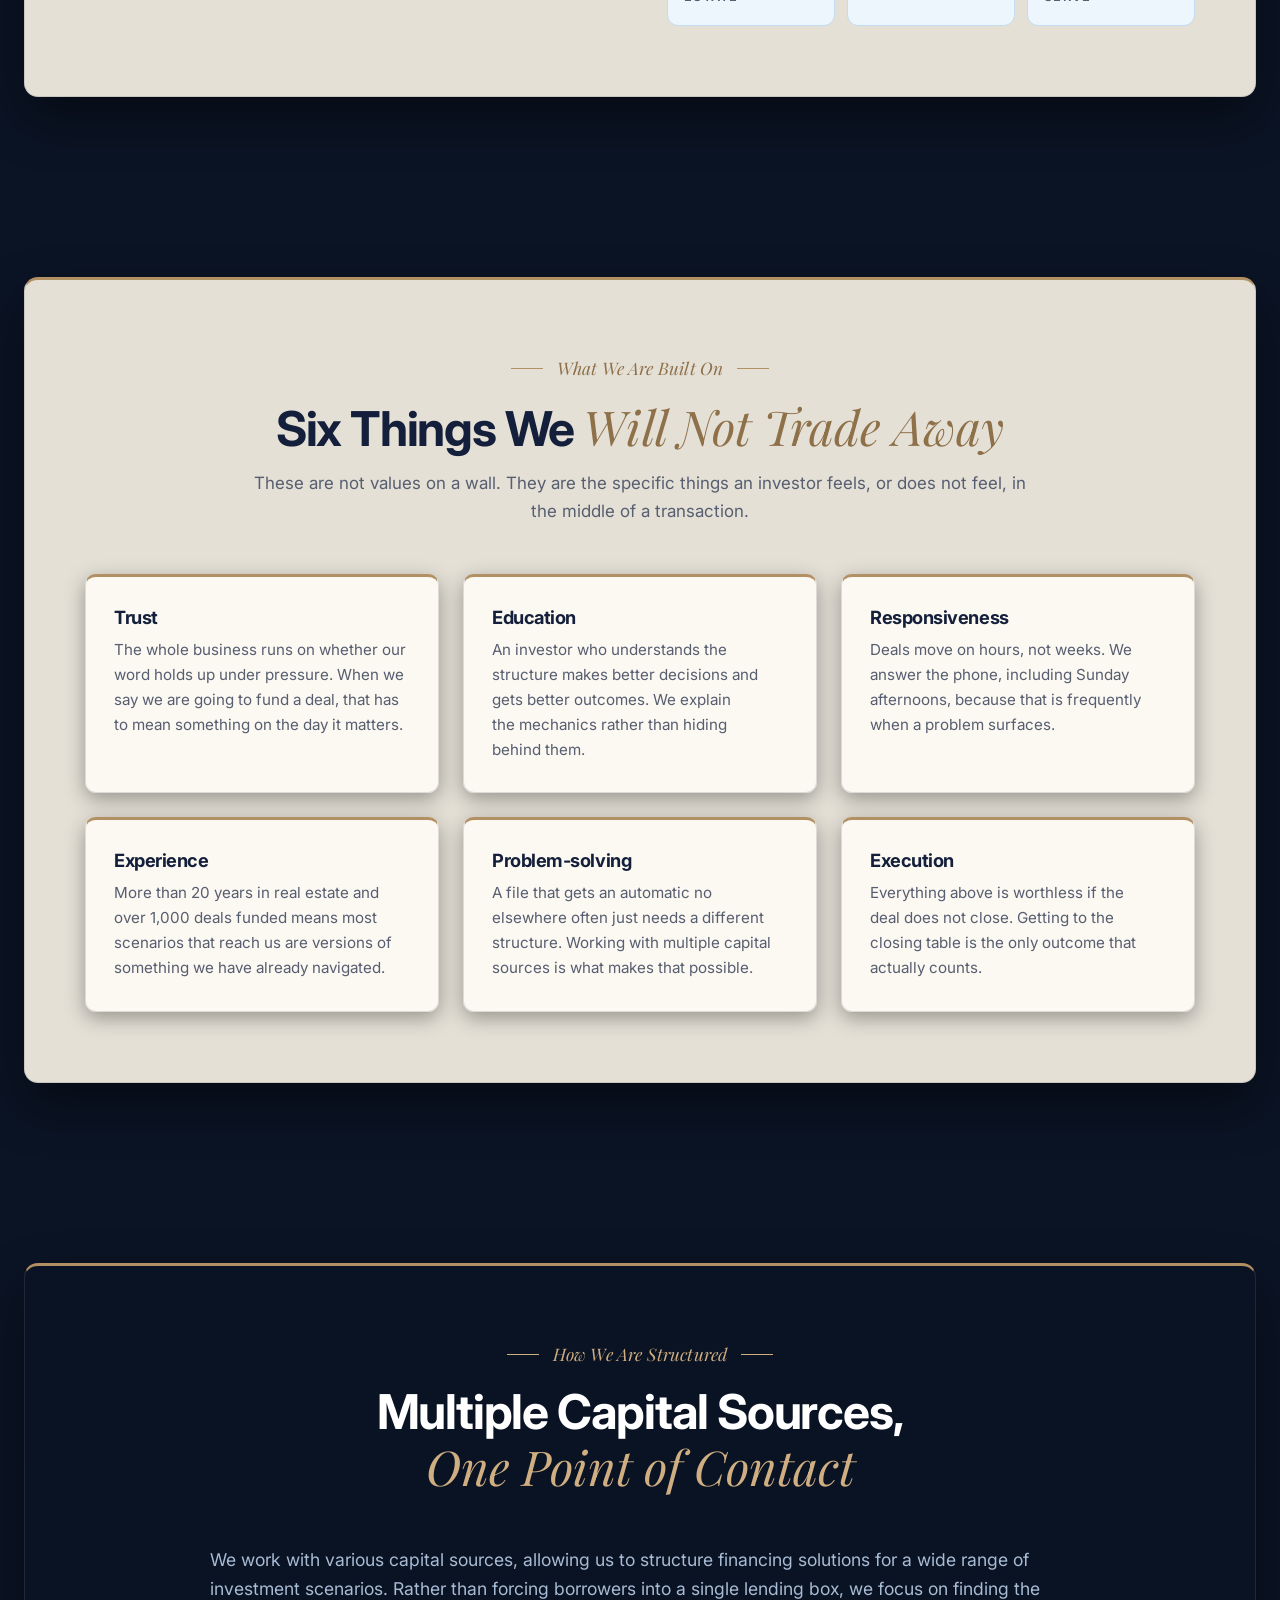
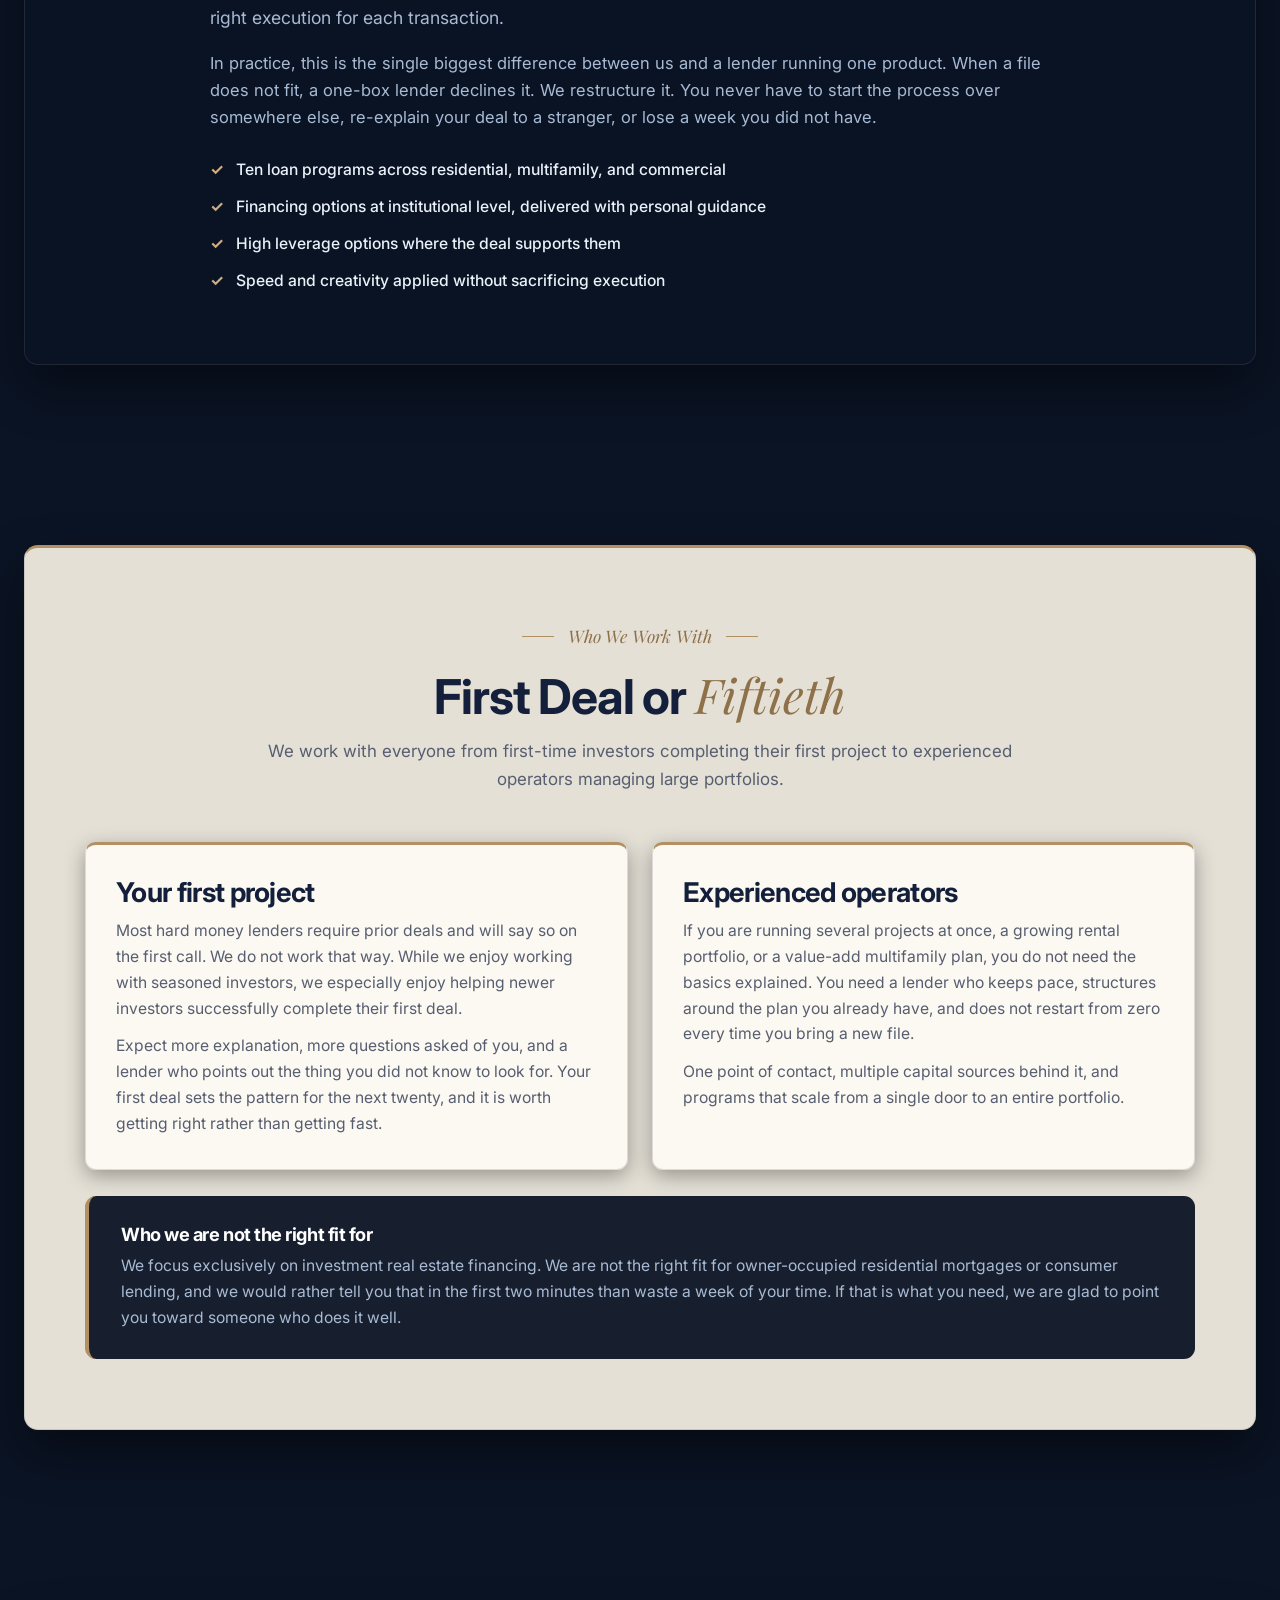
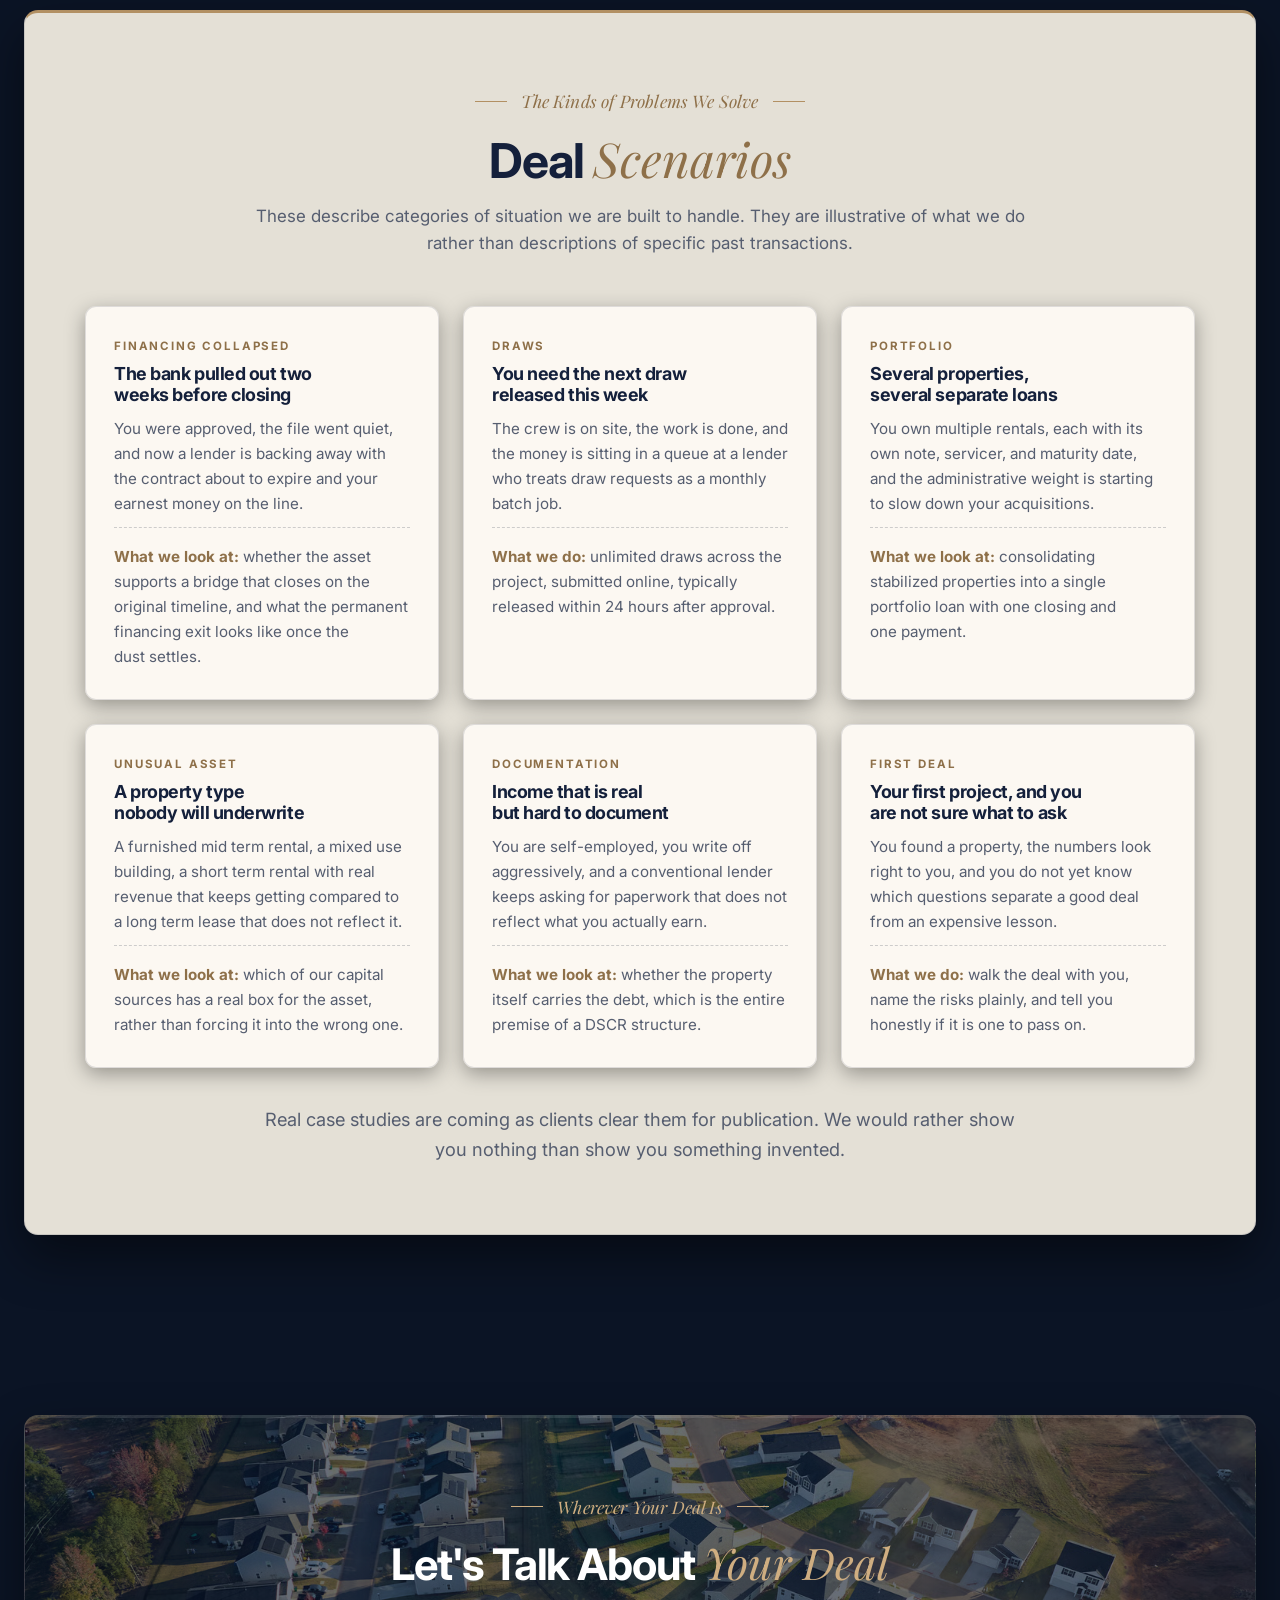
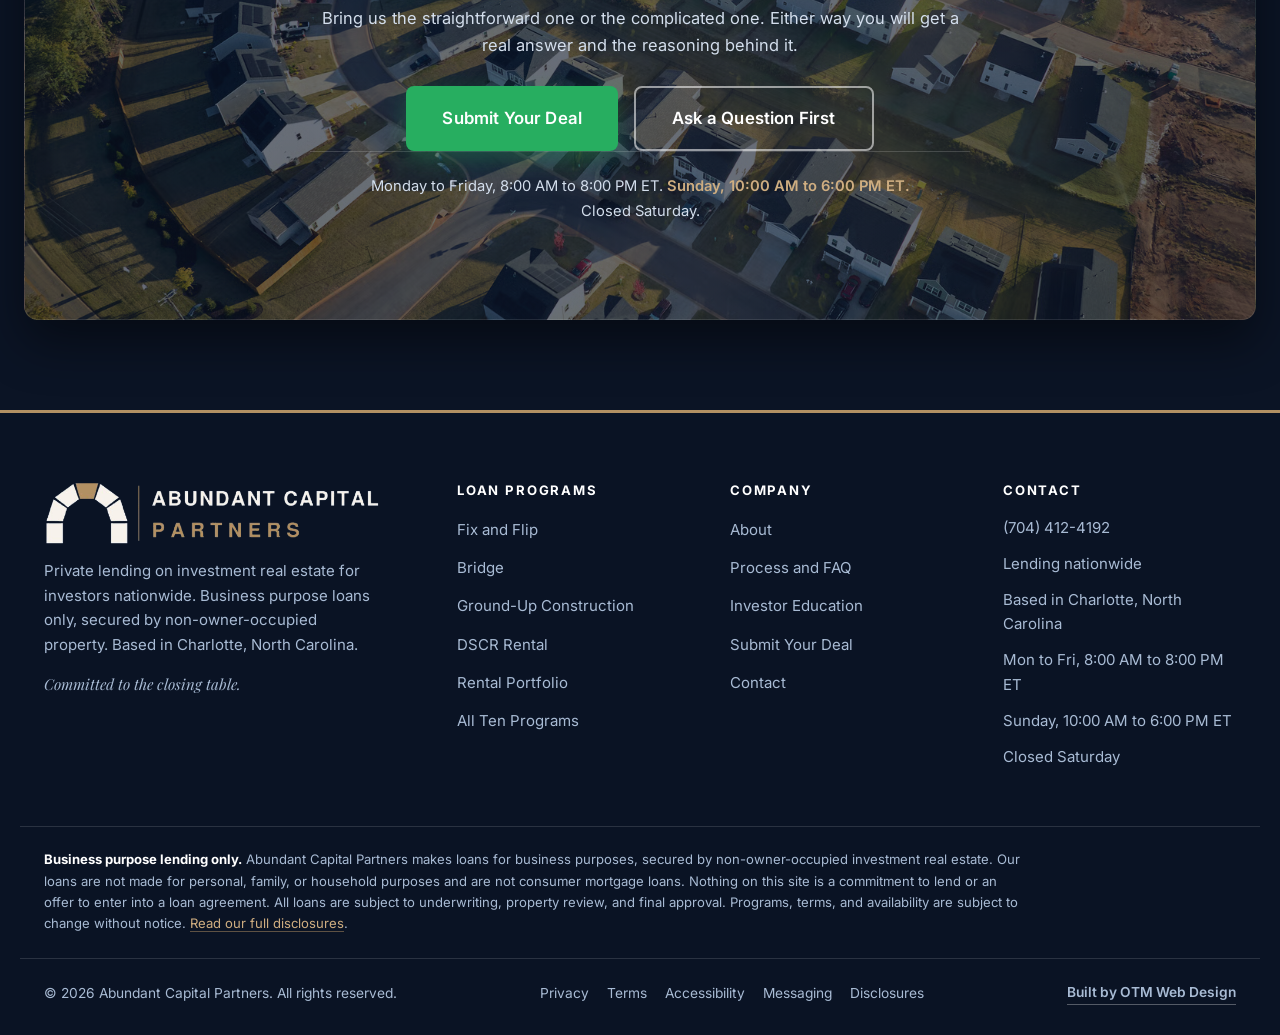
<file: about.html>
<!DOCTYPE html>
<html lang="en">
<head>
  <meta charset="UTF-8">
  <meta name="viewport" content="width=device-width, initial-scale=1.0">
  <title>About Us | Nationwide Private Real Estate Lender</title>
  <meta name="description" content="Abundant Capital Partners is a private lender with 20+ years in real estate and 1,000+ deals funded. Business purpose loans on investment property, nationwide.">
  <link rel="canonical" href="https://abundantcapitalpartners.com/about">
  <link rel="icon" type="image/png" href="assets/favicon.png">
  <link rel="apple-touch-icon" href="assets/favicon.png">

  <meta property="og:type" content="website">
  <meta property="og:site_name" content="Abundant Capital Partners">
  <meta property="og:title" content="About Us | Nationwide Private Real Estate Lender">
  <meta property="og:description" content="Abundant Capital Partners is a private lender with 20+ years in real estate and 1,000+ deals funded. Business purpose loans on investment property, nationwide.">
  <meta property="og:url" content="https://abundantcapitalpartners.com/about">
  <meta property="og:image" content="https://abundantcapitalpartners.com/assets/og-image.jpg">
  <meta property="og:image:width" content="1200">
  <meta property="og:image:height" content="630">
  <meta property="og:image:alt" content="Abundant Capital Partners">
  <meta name="twitter:card" content="summary_large_image">
  <meta name="twitter:title" content="About Us | Nationwide Private Real Estate Lender">
  <meta name="twitter:description" content="Abundant Capital Partners is a private lender with 20+ years in real estate and 1,000+ deals funded. Business purpose loans on investment property, nationwide.">
  <meta name="twitter:image" content="https://abundantcapitalpartners.com/assets/og-image.jpg">

  <link rel="preconnect" href="https://fonts.googleapis.com">
  <link rel="preconnect" href="https://fonts.gstatic.com" crossorigin>
  <link href="https://fonts.googleapis.com/css2?family=Inter:wght@400;500;600;700&family=Playfair+Display:ital,wght@1,400&display=swap" rel="stylesheet">
  <link rel="stylesheet" href="styles.css">
</head>
<body data-page="about">

  <nav class="nav">
    <div class="nav-inner">
      <a href="index.html" class="brand" aria-label="Abundant Capital Partners home">
        <img src="assets/logo.png" alt="Abundant Capital Partners logo">
      </a>
      <div class="nav-links">
        <a href="index.html" data-nav="home">Home</a>
        <a href="loan-programs.html" data-nav="programs">Loan Programs</a>
        <a href="process.html" data-nav="process">Process</a>
        <a href="about.html" data-nav="about">About</a>
        <a href="resources.html" data-nav="resources">Resources</a>
        <a href="contact.html" class="nav-cta" data-nav="contact">Get Started</a>
      </div>
      <button class="hamburger" aria-label="Open menu" aria-expanded="false"><span></span><span></span><span></span></button>
    </div>
  </nav>
  <div class="nav-backdrop"></div>
  <aside class="mobile-menu">
    <a href="index.html" data-nav="home">Home</a>
    <a href="loan-programs.html" data-nav="programs">Loan Programs</a>
    <a href="process.html" data-nav="process">Process</a>
    <a href="about.html" data-nav="about">About</a>
    <a href="resources.html" data-nav="resources">Resources</a>
    <a href="contact.html" class="btn btn-primary" data-nav="contact">Get Started</a>
  </aside>

  <header class="page-hero" style="background-image: url('assets/hero-about.jpg');">
    <div class="inner">
      <span class="eyebrow">Lending Nationwide</span>
      <h1>A Lender Built Around <em>Execution</em></h1>
      <p>Abundant Capital Partners helps real estate investors close more deals by combining institutional-level lending options with personalized guidance, creative problem-solving, and a relentless focus on execution.</p>
    </div>
  </header>

  <!-- STORY -->
  <section id="story">
    <div class="container">
      <div class="feature-grid">
        <div class="feature-media">
          <img src="assets/about-main.jpg" alt="Investment property in a residential neighborhood">
        </div>
        <div class="feature-copy">
          <span class="eyebrow">Who We Are</span>
          <h2>Private Capital for <em>People Who Buy Property</em></h2>
          <p>Abundant Capital Partners is a private lender making business purpose loans secured by non-owner-occupied investment real estate. Every loan we make goes to an investor, for a property held as an investment. That focus is deliberate and it shapes everything about how we work.</p>
          <p>Behind the company is more than 20 years in real estate and involvement in funding over 1,000 deals. That experience is not a line on a page. It is the reason we can look at a scenario and recognize it, tell you within a conversation whether it works, and know which of ten programs is the right structure instead of pushing you into whichever one we happen to have.</p>
          <p>Our goal is not to become the biggest hard money lender out there. It is to be the first lender investors think of when they need certainty, honest guidance, and creative financing solutions.</p>
          <p>We are based in Charlotte, North Carolina, and we work with investors across the country. Investment property lending is not a walk-in business, so where you are matters far less than what the deal looks like. Most of it happens by phone, email, and the title company, whether your property is a mile from our desk or three time zones away.</p>
          <div class="proof-row proof-row--three">
            <div class="proof-tile">
              <strong>20+</strong>
              <span>Years in real estate</span>
            </div>
            <div class="proof-tile">
              <strong>1,000+</strong>
              <span>Deals funded</span>
            </div>
            <div class="proof-tile">
              <strong>Nationwide</strong>
              <span>Investors we serve</span>
            </div>
          </div>
        </div>
      </div>
    </div>
  </section>

  <!-- PILLARS -->
  <section id="pillars">
    <div class="container">
      <div class="section-head center">
        <span class="eyebrow eyebrow--center">What We Are Built On</span>
        <h2>Six Things We <em>Will Not Trade Away</em></h2>
        <p>These are not values on a wall. They are the specific things an investor feels, or does not feel, in the middle of a transaction.</p>
      </div>
      <div class="value-grid">
        <article class="value-card">
          <h3>Trust</h3>
          <p>The whole business runs on whether our word holds up under pressure. When we say we are going to fund a deal, that has to mean something on the day it matters.</p>
        </article>
        <article class="value-card">
          <h3>Education</h3>
          <p>An investor who understands the structure makes better decisions and gets better outcomes. We explain the mechanics rather than hiding behind them.</p>
        </article>
        <article class="value-card">
          <h3>Responsiveness</h3>
          <p>Deals move on hours, not weeks. We answer the phone, including Sunday afternoons, because that is frequently when a problem surfaces.</p>
        </article>
        <article class="value-card">
          <h3>Experience</h3>
          <p>More than 20 years in real estate and over 1,000 deals funded means most scenarios that reach us are versions of something we have already navigated.</p>
        </article>
        <article class="value-card">
          <h3>Problem-solving</h3>
          <p>A file that gets an automatic no elsewhere often just needs a different structure. Working with multiple capital sources is what makes that possible.</p>
        </article>
        <article class="value-card">
          <h3>Execution</h3>
          <p>Everything above is worthless if the deal does not close. Getting to the closing table is the only outcome that actually counts.</p>
        </article>
      </div>
    </div>
  </section>

  <!-- CAPITAL STRUCTURE -->
  <section id="capital">
    <div class="container container--deep">
      <div class="section-head center">
        <span class="eyebrow eyebrow--center">How We Are Structured</span>
        <h2>Multiple Capital Sources, <em>One Point of Contact</em></h2>
      </div>
      <div style="max-width:860px; margin:0 auto;">
        <p style="font-size:1.1rem;">We work with various capital sources, allowing us to structure financing solutions for a wide range of investment scenarios. Rather than forcing borrowers into a single lending box, we focus on finding the right execution for each transaction.</p>
        <p style="margin-top:18px;">In practice, this is the single biggest difference between us and a lender running one product. When a file does not fit, a one-box lender declines it. We restructure it. You never have to start the process over somewhere else, re-explain your deal to a stranger, or lose a week you did not have.</p>
        <ul class="check-list" style="margin-top:26px;">
          <li>Ten loan programs across residential, multifamily, and commercial</li>
          <li>Financing options at institutional level, delivered with personal guidance</li>
          <li>High leverage options where the deal supports them</li>
          <li>Speed and creativity applied without sacrificing execution</li>
        </ul>
      </div>
    </div>
  </section>

  <!-- WHO WE SERVE -->
  <section id="who-we-serve">
    <div class="container">
      <div class="section-head center">
        <span class="eyebrow eyebrow--center">Who We Work With</span>
        <h2>First Deal or <em>Fiftieth</em></h2>
        <p>We work with everyone from first-time investors completing their first project to experienced operators managing large portfolios.</p>
      </div>
      <div class="serve-grid">
        <article class="serve-card">
          <h3>Your first project</h3>
          <p>Most hard money lenders require prior deals and will say so on the first call. We do not work that way. While we enjoy working with seasoned investors, we especially enjoy helping newer investors successfully complete their first deal.</p>
          <p>Expect more explanation, more questions asked of you, and a lender who points out the thing you did not know to look for. Your first deal sets the pattern for the next twenty, and it is worth getting right rather than getting fast.</p>
        </article>
        <article class="serve-card">
          <h3>Experienced operators</h3>
          <p>If you are running several projects at once, a growing rental portfolio, or a value-add multifamily plan, you do not need the basics explained. You need a lender who keeps pace, structures around the plan you already have, and does not restart from zero every time you bring a new file.</p>
          <p>One point of contact, multiple capital sources behind it, and programs that scale from a single door to an entire portfolio.</p>
        </article>
      </div>
      <div class="notfit">
        <h3>Who we are not the right fit for</h3>
        <p>We focus exclusively on investment real estate financing. We are not the right fit for owner-occupied residential mortgages or consumer lending, and we would rather tell you that in the first two minutes than waste a week of your time. If that is what you need, we are glad to point you toward someone who does it well.</p>
      </div>
    </div>
  </section>

  <!-- DEAL SCENARIOS -->
  <section id="scenarios">
    <div class="container">
      <div class="section-head center">
        <span class="eyebrow eyebrow--center">The Kinds of Problems We Solve</span>
        <h2>Deal <em>Scenarios</em></h2>
        <p>These describe categories of situation we are built to handle. They are illustrative of what we do rather than descriptions of specific past transactions.</p>
      </div>
      <div class="scenario-grid">
        <article class="scenario-card">
          <span class="kicker">Financing Collapsed</span>
          <h3>The bank pulled out two weeks before closing</h3>
          <p>You were approved, the file went quiet, and now a lender is backing away with the contract about to expire and your earnest money on the line.</p>
          <p class="scenario-outcome"><strong>What we look at:</strong> whether the asset supports a bridge that closes on the original timeline, and what the permanent financing exit looks like once the dust settles.</p>
        </article>
        <article class="scenario-card">
          <span class="kicker">Draws</span>
          <h3>You need the next draw released this week</h3>
          <p>The crew is on site, the work is done, and the money is sitting in a queue at a lender who treats draw requests as a monthly batch job.</p>
          <p class="scenario-outcome"><strong>What we do:</strong> unlimited draws across the project, submitted online, typically released within 24 hours after approval.</p>
        </article>
        <article class="scenario-card">
          <span class="kicker">Portfolio</span>
          <h3>Several properties, several separate loans</h3>
          <p>You own multiple rentals, each with its own note, servicer, and maturity date, and the administrative weight is starting to slow down your acquisitions.</p>
          <p class="scenario-outcome"><strong>What we look at:</strong> consolidating stabilized properties into a single portfolio loan with one closing and one payment.</p>
        </article>
        <article class="scenario-card">
          <span class="kicker">Unusual Asset</span>
          <h3>A property type nobody will underwrite</h3>
          <p>A furnished mid term rental, a mixed use building, a short term rental with real revenue that keeps getting compared to a long term lease that does not reflect it.</p>
          <p class="scenario-outcome"><strong>What we look at:</strong> which of our capital sources has a real box for the asset, rather than forcing it into the wrong one.</p>
        </article>
        <article class="scenario-card">
          <span class="kicker">Documentation</span>
          <h3>Income that is real but hard to document</h3>
          <p>You are self-employed, you write off aggressively, and a conventional lender keeps asking for paperwork that does not reflect what you actually earn.</p>
          <p class="scenario-outcome"><strong>What we look at:</strong> whether the property itself carries the debt, which is the entire premise of a DSCR structure.</p>
        </article>
        <article class="scenario-card">
          <span class="kicker">First Deal</span>
          <h3>Your first project, and you are not sure what to ask</h3>
          <p>You found a property, the numbers look right to you, and you do not yet know which questions separate a good deal from an expensive lesson.</p>
          <p class="scenario-outcome"><strong>What we do:</strong> walk the deal with you, name the risks plainly, and tell you honestly if it is one to pass on.</p>
        </article>
      </div>
      <p class="lede" style="text-align:center; max-width:760px; margin:36px auto 0;">Real case studies are coming as clients clear them for publication. We would rather show you nothing than show you something invented.</p>
    </div>
  </section>

  <!-- CTA -->
  <section>
    <div class="container cta">
      <span class="eyebrow eyebrow--center">Wherever Your Deal Is</span>
      <h2>Let's Talk About <em>Your Deal</em></h2>
      <p>Bring us the straightforward one or the complicated one. Either way you will get a real answer and the reasoning behind it.</p>
      <div class="cta-actions">
        <a href="contact.html" class="btn btn-primary btn-lg">Submit Your Deal</a>
        <a href="contact.html#question" class="btn btn-ghost btn-lg">Ask a Question First</a>
      </div>
      <p class="cta-hours">
        Monday to Friday, 8:00 AM to 8:00 PM ET.
        <strong>Sunday, 10:00 AM to 6:00 PM ET.</strong>
        Closed Saturday.
      </p>
    </div>
  </section>

  <!-- FOOTER -->
  <footer class="footer">
    <div class="footer-grid">
      <div class="footer-brand">
        <img src="assets/logo.png" alt="Abundant Capital Partners logo">
        <p>Private lending on investment real estate for investors nationwide. Business purpose loans only, secured by non-owner-occupied property. Based in Charlotte, North Carolina.</p>
        <p class="footer-tag">Committed to the closing table.</p>
      </div>
      <div class="footer-col">
        <h4>Loan Programs</h4>
        <ul>
          <li><a href="loan-programs.html#fix-and-flip">Fix and Flip</a></li>
          <li><a href="loan-programs.html#bridge">Bridge</a></li>
          <li><a href="loan-programs.html#construction">Ground-Up Construction</a></li>
          <li><a href="loan-programs.html#dscr">DSCR Rental</a></li>
          <li><a href="loan-programs.html#portfolio">Rental Portfolio</a></li>
          <li><a href="loan-programs.html">All Ten Programs</a></li>
        </ul>
      </div>
      <div class="footer-col">
        <h4>Company</h4>
        <ul>
          <li><a href="about.html">About</a></li>
          <li><a href="process.html">Process and FAQ</a></li>
          <li><a href="resources.html">Investor Education</a></li>
          <li><a href="contact.html">Submit Your Deal</a></li>
          <li><a href="contact.html">Contact</a></li>
        </ul>
      </div>
      <div class="footer-col">
        <h4>Contact</h4>
        <ul class="footer-contact">
          <li><a href="tel:+17044124192">(704) 412-4192</a></li>
          <li><span>Lending nationwide</span></li>
          <li><span>Based in Charlotte, North Carolina</span></li>
          <li><span>Mon to Fri, 8:00 AM to 8:00 PM ET</span></li>
          <li><span>Sunday, 10:00 AM to 6:00 PM ET</span></li>
          <li><span>Closed Saturday</span></li>
        </ul>
      </div>
    </div>
    <div class="footer-disclaimer">
      <p><strong>Business purpose lending only.</strong> Abundant Capital Partners makes loans for business purposes, secured by non-owner-occupied investment real estate. Our loans are not made for personal, family, or household purposes and are not consumer mortgage loans. Nothing on this site is a commitment to lend or an offer to enter into a loan agreement. All loans are subject to underwriting, property review, and final approval. Programs, terms, and availability are subject to change without notice. <a href="disclosures.html">Read our full disclosures</a>.</p>
    </div>
    <div class="footer-bottom">
      <span>&copy; <span id="year">2026</span> Abundant Capital Partners. All rights reserved.</span>
      <div class="footer-legal-links">
        <a href="privacy.html">Privacy</a>
        <a href="terms.html">Terms</a>
        <a href="accessibility.html">Accessibility</a>
        <a href="sms-terms.html">Messaging</a>
        <a href="disclosures.html">Disclosures</a>
      </div>
      <a class="otm-credit" href="https://otm-designs.com" target="_blank" rel="noopener">Built by OTM Web Design</a>
    </div>
  </footer>

  <script src="script.js"></script>
</body>
</html>
</file>
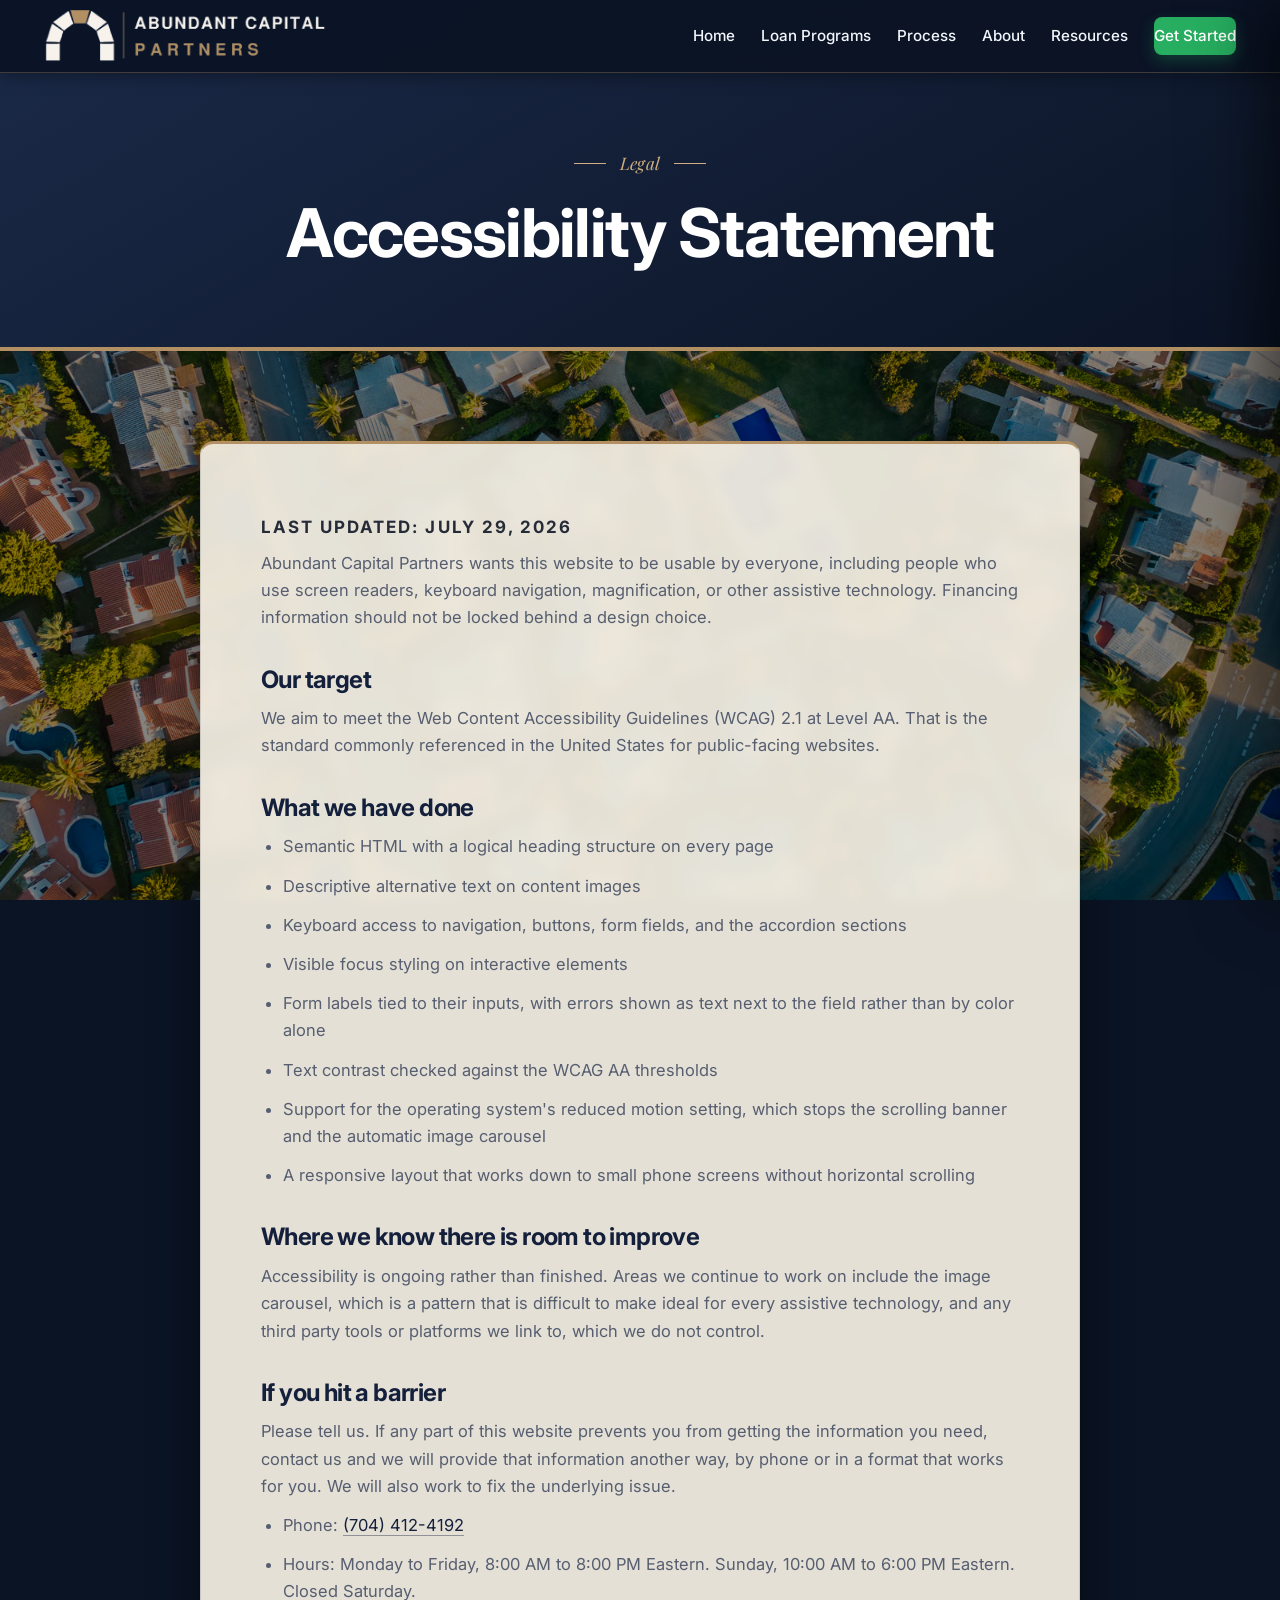
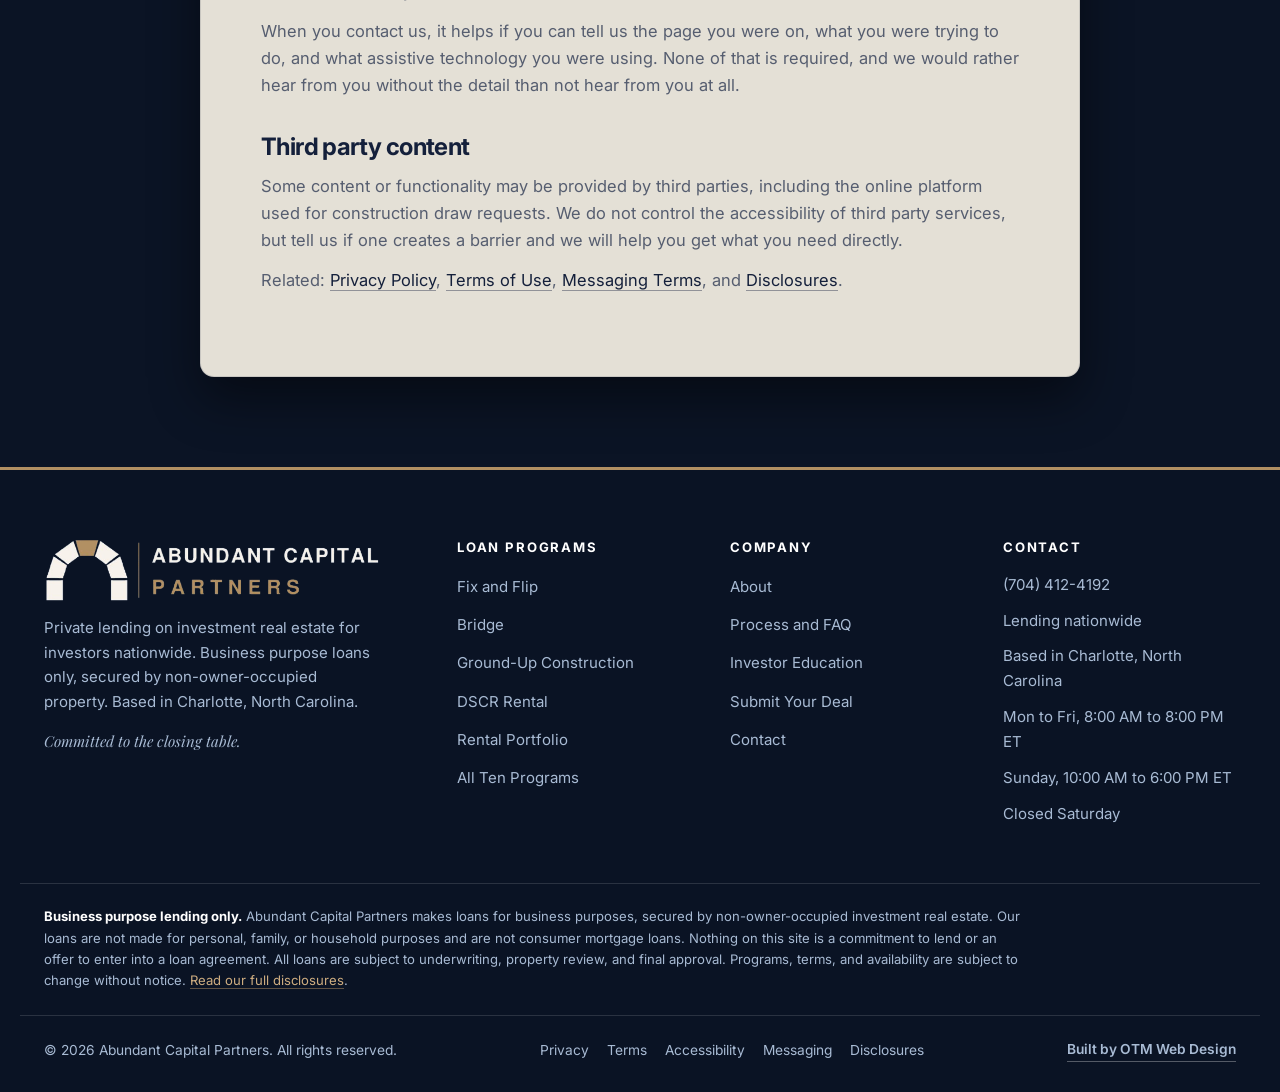
<file: accessibility.html>
<!DOCTYPE html>
<!--
  DRAFT. Requires review by Abundant Capital Partners before launch.
  TODO: insert a contact email once confirmed. Search for CONTACT-EMAIL.
-->
<html lang="en">
<head>
  <meta charset="UTF-8">
  <meta name="viewport" content="width=device-width, initial-scale=1.0">
  <title>Accessibility Statement | Abundant Capital Partners</title>
  <meta name="description" content="Our commitment to keeping the Abundant Capital Partners website usable for everyone, and how to reach us if you hit a barrier.">
  <meta name="robots" content="noindex">
  <link rel="icon" type="image/png" href="assets/favicon.png">
  <link rel="apple-touch-icon" href="assets/favicon.png">

  <link rel="preconnect" href="https://fonts.googleapis.com">
  <link rel="preconnect" href="https://fonts.gstatic.com" crossorigin>
  <link href="https://fonts.googleapis.com/css2?family=Inter:wght@400;500;600;700&family=Playfair+Display:ital,wght@1,400&display=swap" rel="stylesheet">
  <link rel="stylesheet" href="styles.css">
</head>
<body data-page="accessibility">

  <nav class="nav">
    <div class="nav-inner">
      <a href="index.html" class="brand" aria-label="Abundant Capital Partners home">
        <img src="assets/logo.png" alt="Abundant Capital Partners logo">
      </a>
      <div class="nav-links">
        <a href="index.html" data-nav="home">Home</a>
        <a href="loan-programs.html" data-nav="programs">Loan Programs</a>
        <a href="process.html" data-nav="process">Process</a>
        <a href="about.html" data-nav="about">About</a>
        <a href="resources.html" data-nav="resources">Resources</a>
        <a href="contact.html" class="nav-cta" data-nav="contact">Get Started</a>
      </div>
      <button class="hamburger" aria-label="Open menu" aria-expanded="false"><span></span><span></span><span></span></button>
    </div>
  </nav>
  <div class="nav-backdrop"></div>
  <aside class="mobile-menu">
    <a href="index.html" data-nav="home">Home</a>
    <a href="loan-programs.html" data-nav="programs">Loan Programs</a>
    <a href="process.html" data-nav="process">Process</a>
    <a href="about.html" data-nav="about">About</a>
    <a href="resources.html" data-nav="resources">Resources</a>
    <a href="contact.html" class="btn btn-primary" data-nav="contact">Get Started</a>
  </aside>

  <header class="page-hero page-hero--short">
    <div class="inner">
      <span class="eyebrow eyebrow--center">Legal</span>
      <h1>Accessibility Statement</h1>
    </div>
  </header>

  <section>
    <div class="container container--prose prose">
      <p class="legal-updated">Last updated: July 29, 2026</p>

      <p>Abundant Capital Partners wants this website to be usable by everyone, including people who use screen readers, keyboard navigation, magnification, or other assistive technology. Financing information should not be locked behind a design choice.</p>

      <h2>Our target</h2>
      <p>We aim to meet the Web Content Accessibility Guidelines (WCAG) 2.1 at Level AA. That is the standard commonly referenced in the United States for public-facing websites.</p>

      <h2>What we have done</h2>
      <ul>
        <li>Semantic HTML with a logical heading structure on every page</li>
        <li>Descriptive alternative text on content images</li>
        <li>Keyboard access to navigation, buttons, form fields, and the accordion sections</li>
        <li>Visible focus styling on interactive elements</li>
        <li>Form labels tied to their inputs, with errors shown as text next to the field rather than by color alone</li>
        <li>Text contrast checked against the WCAG AA thresholds</li>
        <li>Support for the operating system's reduced motion setting, which stops the scrolling banner and the automatic image carousel</li>
        <li>A responsive layout that works down to small phone screens without horizontal scrolling</li>
      </ul>

      <h2>Where we know there is room to improve</h2>
      <p>Accessibility is ongoing rather than finished. Areas we continue to work on include the image carousel, which is a pattern that is difficult to make ideal for every assistive technology, and any third party tools or platforms we link to, which we do not control.</p>

      <h2>If you hit a barrier</h2>
      <p>Please tell us. If any part of this website prevents you from getting the information you need, contact us and we will provide that information another way, by phone or in a format that works for you. We will also work to fix the underlying issue.</p>
      <ul>
        <li>Phone: <a href="tel:+17044124192">(704) 412-4192</a></li>
        <li>Hours: Monday to Friday, 8:00 AM to 8:00 PM Eastern. Sunday, 10:00 AM to 6:00 PM Eastern. Closed Saturday.</li>
        <!-- CONTACT-EMAIL: add the confirmed business email address here -->
      </ul>
      <p>When you contact us, it helps if you can tell us the page you were on, what you were trying to do, and what assistive technology you were using. None of that is required, and we would rather hear from you without the detail than not hear from you at all.</p>

      <h2>Third party content</h2>
      <p>Some content or functionality may be provided by third parties, including the online platform used for construction draw requests. We do not control the accessibility of third party services, but tell us if one creates a barrier and we will help you get what you need directly.</p>

      <p>Related: <a href="privacy.html">Privacy Policy</a>, <a href="terms.html">Terms of Use</a>, <a href="sms-terms.html">Messaging Terms</a>, and <a href="disclosures.html">Disclosures</a>.</p>
    </div>
  </section>

  <footer class="footer">
    <div class="footer-grid">
      <div class="footer-brand">
        <img src="assets/logo.png" alt="Abundant Capital Partners logo">
        <p>Private lending on investment real estate for investors nationwide. Business purpose loans only, secured by non-owner-occupied property. Based in Charlotte, North Carolina.</p>
        <p class="footer-tag">Committed to the closing table.</p>
      </div>
      <div class="footer-col">
        <h4>Loan Programs</h4>
        <ul>
          <li><a href="loan-programs.html#fix-and-flip">Fix and Flip</a></li>
          <li><a href="loan-programs.html#bridge">Bridge</a></li>
          <li><a href="loan-programs.html#construction">Ground-Up Construction</a></li>
          <li><a href="loan-programs.html#dscr">DSCR Rental</a></li>
          <li><a href="loan-programs.html#portfolio">Rental Portfolio</a></li>
          <li><a href="loan-programs.html">All Ten Programs</a></li>
        </ul>
      </div>
      <div class="footer-col">
        <h4>Company</h4>
        <ul>
          <li><a href="about.html">About</a></li>
          <li><a href="process.html">Process and FAQ</a></li>
          <li><a href="resources.html">Investor Education</a></li>
          <li><a href="contact.html">Submit Your Deal</a></li>
          <li><a href="contact.html">Contact</a></li>
        </ul>
      </div>
      <div class="footer-col">
        <h4>Contact</h4>
        <ul class="footer-contact">
          <li><a href="tel:+17044124192">(704) 412-4192</a></li>
          <li><span>Lending nationwide</span></li>
          <li><span>Based in Charlotte, North Carolina</span></li>
          <li><span>Mon to Fri, 8:00 AM to 8:00 PM ET</span></li>
          <li><span>Sunday, 10:00 AM to 6:00 PM ET</span></li>
          <li><span>Closed Saturday</span></li>
        </ul>
      </div>
    </div>
    <div class="footer-disclaimer">
      <p><strong>Business purpose lending only.</strong> Abundant Capital Partners makes loans for business purposes, secured by non-owner-occupied investment real estate. Our loans are not made for personal, family, or household purposes and are not consumer mortgage loans. Nothing on this site is a commitment to lend or an offer to enter into a loan agreement. All loans are subject to underwriting, property review, and final approval. Programs, terms, and availability are subject to change without notice. <a href="disclosures.html">Read our full disclosures</a>.</p>
    </div>
    <div class="footer-bottom">
      <span>&copy; <span id="year">2026</span> Abundant Capital Partners. All rights reserved.</span>
      <div class="footer-legal-links">
        <a href="privacy.html">Privacy</a>
        <a href="terms.html">Terms</a>
        <a href="accessibility.html">Accessibility</a>
        <a href="sms-terms.html">Messaging</a>
        <a href="disclosures.html">Disclosures</a>
      </div>
      <a class="otm-credit" href="https://otm-designs.com" target="_blank" rel="noopener">Built by OTM Web Design</a>
    </div>
  </footer>

  <script src="script.js"></script>
</body>
</html>
</file>
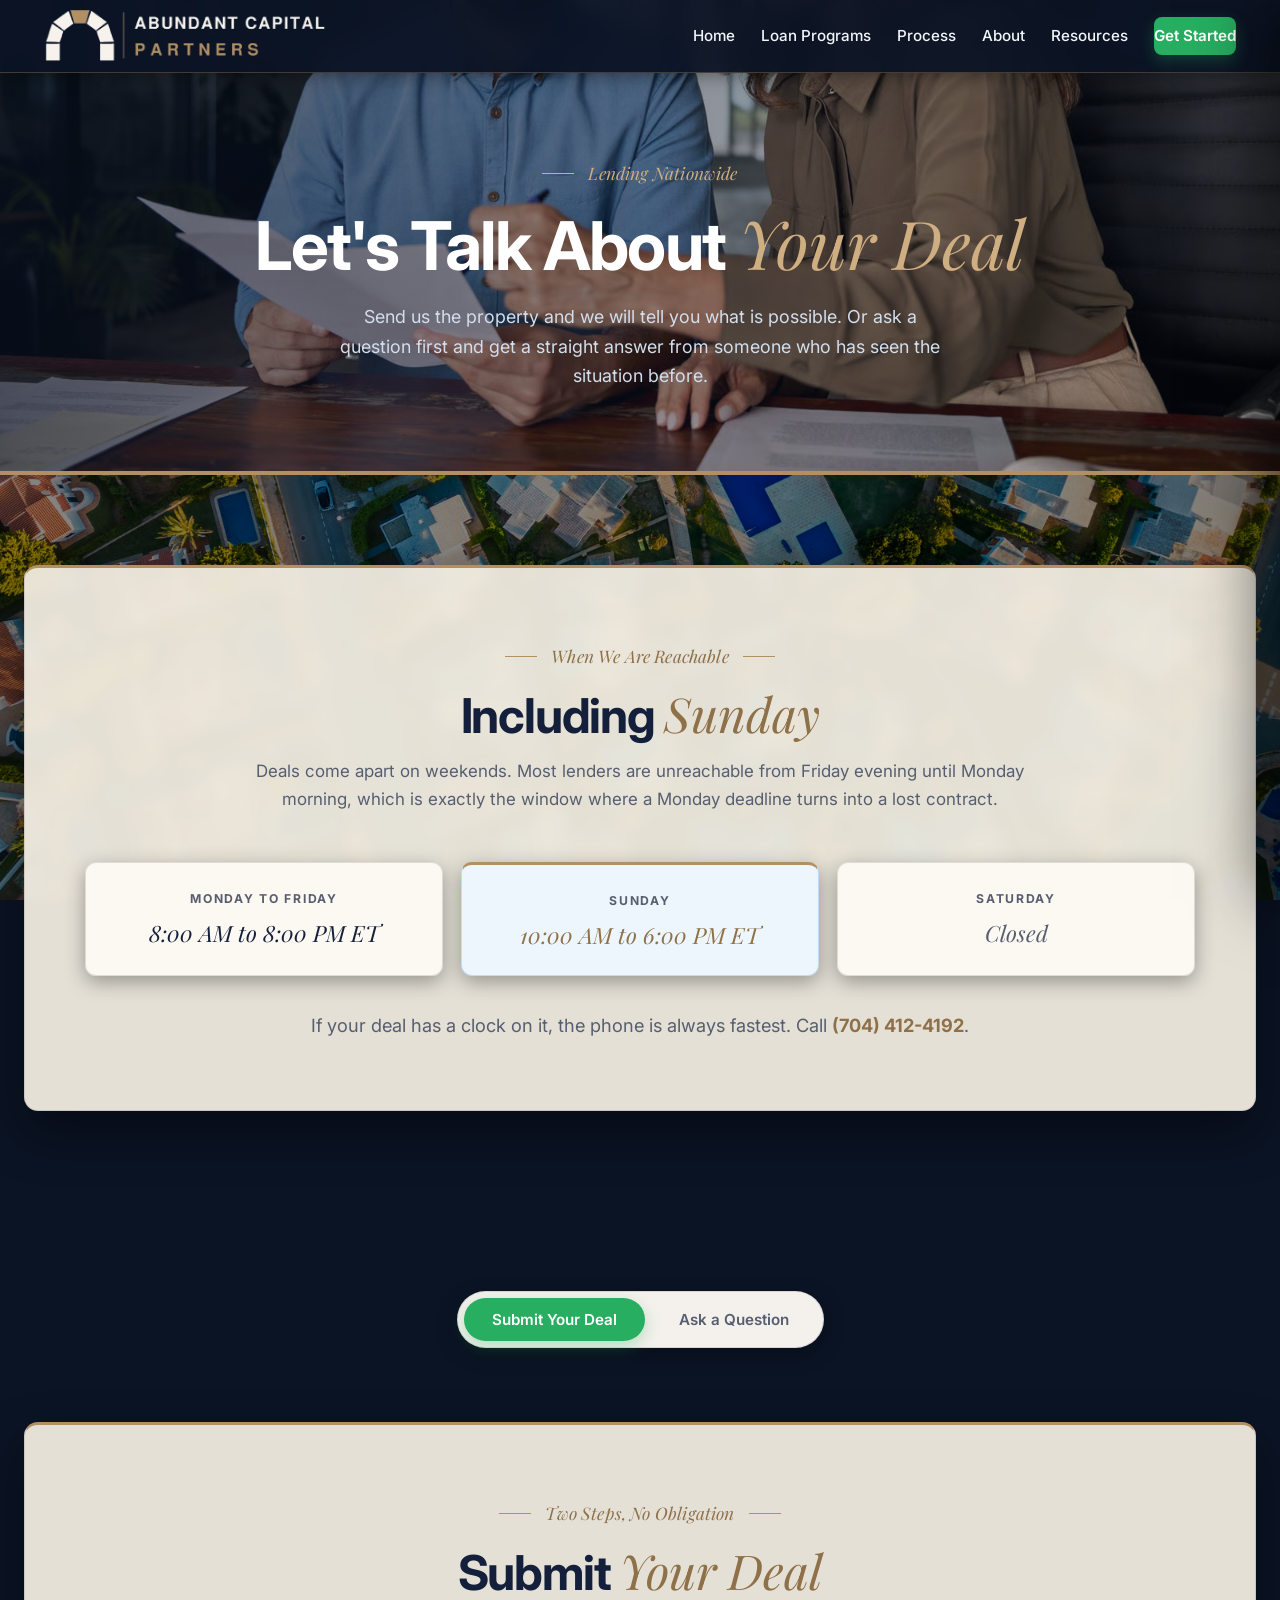
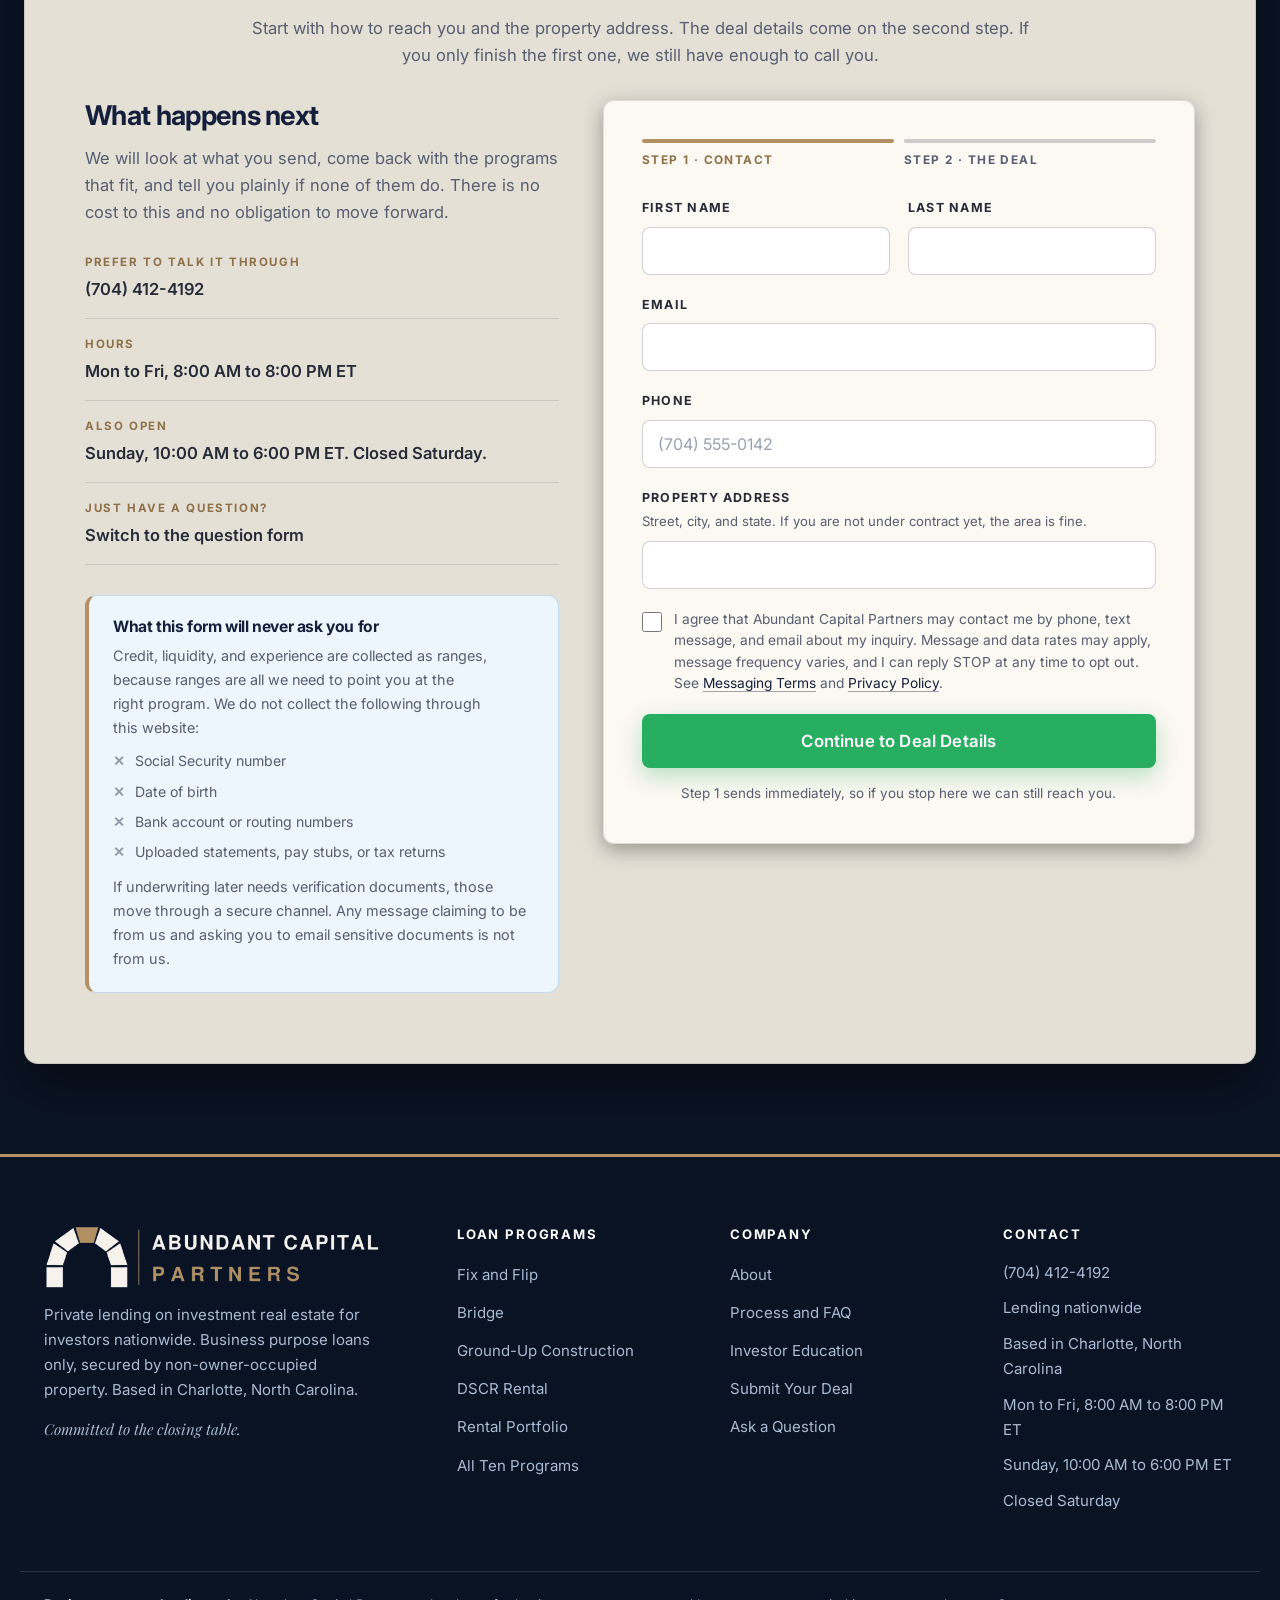
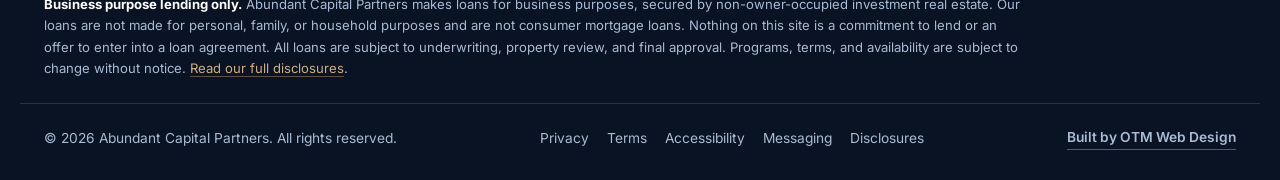
<file: contact.html>
<!DOCTYPE html>
<html lang="en">
<head>
  <meta charset="UTF-8">
  <meta name="viewport" content="width=device-width, initial-scale=1.0">
  <title>Get Started | Abundant Capital Partners | Nationwide</title>
  <meta name="description" content="Submit an investment property deal or ask a question. Private lender serving investors nationwide. Call (704) 412-4192, Mon to Fri 8am to 8pm and Sunday.">
  <link rel="canonical" href="https://abundantcapitalpartners.com/contact">
  <link rel="icon" type="image/png" href="assets/favicon.png">
  <link rel="apple-touch-icon" href="assets/favicon.png">

  <meta property="og:type" content="website">
  <meta property="og:site_name" content="Abundant Capital Partners">
  <meta property="og:title" content="Get Started | Abundant Capital Partners | Nationwide">
  <meta property="og:description" content="Submit an investment property deal or ask a question. Private lender serving investors nationwide. Call (704) 412-4192, Mon to Fri 8am to 8pm and Sunday.">
  <meta property="og:url" content="https://abundantcapitalpartners.com/contact">
  <meta property="og:image" content="https://abundantcapitalpartners.com/assets/og-image.jpg">
  <meta property="og:image:width" content="1200">
  <meta property="og:image:height" content="630">
  <meta property="og:image:alt" content="Abundant Capital Partners">
  <meta name="twitter:card" content="summary_large_image">
  <meta name="twitter:title" content="Get Started | Abundant Capital Partners | Nationwide">
  <meta name="twitter:description" content="Submit an investment property deal or ask a question. Private lender serving investors nationwide. Call (704) 412-4192, Mon to Fri 8am to 8pm and Sunday.">
  <meta name="twitter:image" content="https://abundantcapitalpartners.com/assets/og-image.jpg">

  <link rel="preconnect" href="https://fonts.googleapis.com">
  <link rel="preconnect" href="https://fonts.gstatic.com" crossorigin>
  <link href="https://fonts.googleapis.com/css2?family=Inter:wght@400;500;600;700&family=Playfair+Display:ital,wght@1,400&display=swap" rel="stylesheet">
  <link rel="stylesheet" href="styles.css">
</head>
<body data-page="contact">

  <nav class="nav">
    <div class="nav-inner">
      <a href="index.html" class="brand" aria-label="Abundant Capital Partners home">
        <img src="assets/logo.png" alt="Abundant Capital Partners logo">
      </a>
      <div class="nav-links">
        <a href="index.html" data-nav="home">Home</a>
        <a href="loan-programs.html" data-nav="programs">Loan Programs</a>
        <a href="process.html" data-nav="process">Process</a>
        <a href="about.html" data-nav="about">About</a>
        <a href="resources.html" data-nav="resources">Resources</a>
        <a href="contact.html" class="nav-cta" data-nav="contact">Get Started</a>
      </div>
      <button class="hamburger" aria-label="Open menu" aria-expanded="false"><span></span><span></span><span></span></button>
    </div>
  </nav>
  <div class="nav-backdrop"></div>
  <aside class="mobile-menu">
    <a href="index.html" data-nav="home">Home</a>
    <a href="loan-programs.html" data-nav="programs">Loan Programs</a>
    <a href="process.html" data-nav="process">Process</a>
    <a href="about.html" data-nav="about">About</a>
    <a href="resources.html" data-nav="resources">Resources</a>
    <a href="contact.html" class="btn btn-primary" data-nav="contact">Get Started</a>
  </aside>

  <header class="page-hero" style="background-image: url('assets/hero-contact.jpg');">
    <div class="inner">
      <span class="eyebrow">Lending Nationwide</span>
      <h1>Let's Talk About <em>Your Deal</em></h1>
      <p>Send us the property and we will tell you what is possible. Or ask a question first and get a straight answer from someone who has seen the situation before.</p>
    </div>
  </header>

  <!-- HOURS -->
  <section id="hours">
    <div class="container">
      <div class="section-head center">
        <span class="eyebrow eyebrow--center">When We Are Reachable</span>
        <h2>Including <em>Sunday</em></h2>
        <p>Deals come apart on weekends. Most lenders are unreachable from Friday evening until Monday morning, which is exactly the window where a Monday deadline turns into a lost contract.</p>
      </div>
      <div class="hours-grid">
        <div class="hours-card">
          <span class="hours-day">Monday to Friday</span>
          <span class="hours-time">8:00 AM to 8:00 PM ET</span>
        </div>
        <div class="hours-card hours-card--open">
          <span class="hours-day">Sunday</span>
          <span class="hours-time">10:00 AM to 6:00 PM ET</span>
        </div>
        <div class="hours-card hours-card--closed">
          <span class="hours-day">Saturday</span>
          <span class="hours-time">Closed</span>
        </div>
      </div>
      <p class="lede" style="text-align:center; max-width:660px; margin:34px auto 0;">If your deal has a clock on it, the phone is always fastest. Call <a href="tel:+17044124192" style="color:var(--gold-deep); font-weight:700;">(704) 412-4192</a>.</p>
    </div>
  </section>

  <!-- TOGGLE -->
  <section class="section--tight-bottom">
    <div class="inner" style="text-align:center;">
      <div class="form-toggle" role="tablist" aria-label="Choose what to send us">
        <button type="button" class="form-toggle-btn is-active" data-target="deal" role="tab" aria-selected="true" aria-controls="deal">Submit Your Deal</button>
        <button type="button" class="form-toggle-btn" data-target="question" role="tab" aria-selected="false" aria-controls="question">Ask a Question</button>
      </div>
    </div>
  </section>

  <!-- PANEL: SUBMIT YOUR DEAL -->
  <section class="form-panel section--tight-top" id="deal" data-panel="deal" role="tabpanel">
    <div class="container">
      <div class="panel-head section-head center">
        <span class="eyebrow eyebrow--center">Two Steps, No Obligation</span>
        <h2>Submit <em>Your Deal</em></h2>
        <p>Start with how to reach you and the property address. The deal details come on the second step. If you only finish the first one, we still have enough to call you.</p>
      </div>

      <div class="contact-grid">
        <div class="contact-info">
          <h3 style="margin-bottom:14px;">What happens next</h3>
          <p style="color:var(--ink-soft); margin-bottom:26px;">We will look at what you send, come back with the programs that fit, and tell you plainly if none of them do. There is no cost to this and no obligation to move forward.</p>

          <ul class="contact-list">
            <li>
              <span class="contact-label">Prefer to talk it through</span>
              <a href="tel:+17044124192">(704) 412-4192</a>
            </li>
            <li>
              <span class="contact-label">Hours</span>
              <span class="contact-value">Mon to Fri, 8:00 AM to 8:00 PM ET</span>
            </li>
            <li>
              <span class="contact-label">Also open</span>
              <span class="contact-value">Sunday, 10:00 AM to 6:00 PM ET. Closed Saturday.</span>
            </li>
            <li>
              <span class="contact-label">Just have a question?</span>
              <a href="#question" data-target="question">Switch to the question form</a>
            </li>
          </ul>

          <div class="safe-note">
            <h4>What this form will never ask you for</h4>
            <p>Credit, liquidity, and experience are collected as ranges, because ranges are all we need to point you at the right program. We do not collect the following through this website:</p>
            <ul>
              <li>Social Security number</li>
              <li>Date of birth</li>
              <li>Bank account or routing numbers</li>
              <li>Uploaded statements, pay stubs, or tax returns</li>
            </ul>
            <p style="margin-top:12px;">If underwriting later needs verification documents, those move through a secure channel. Any message claiming to be from us and asking you to email sensitive documents is not from us.</p>
          </div>
        </div>

        <div class="form-card">
          <div class="form-steps">
            <span class="form-step-pip is-active">Step 1 &middot; Contact</span>
            <span class="form-step-pip">Step 2 &middot; The Deal</span>
          </div>

          <form action="https://formspree.io/f/YOUR_FORMSPREE_ENDPOINT_HERE" method="POST" data-validate data-two-step novalidate>
            <input type="hidden" name="_subject" value="New deal submission from abundantcapitalpartners.com">
            <div class="honeypot" aria-hidden="true">
              <label for="d_company_website">Do not fill this in</label>
              <input type="text" id="d_company_website" name="company_website" tabindex="-1" autocomplete="off">
            </div>

            <div class="form-error-banner" role="alert"></div>

            <!-- STEP ONE -->
            <div class="form-step" data-step="1">
              <div class="field-row">
                <div class="field">
                  <label for="d_first_name">First name</label>
                  <input type="text" id="d_first_name" name="first_name" data-min-length="2" autocomplete="given-name" required>
                  <span class="field-error"></span>
                </div>
                <div class="field">
                  <label for="d_last_name">Last name</label>
                  <input type="text" id="d_last_name" name="last_name" data-min-length="2" autocomplete="family-name" required>
                  <span class="field-error"></span>
                </div>
              </div>

              <div class="field">
                <label for="d_email">Email</label>
                <input type="email" id="d_email" name="email" autocomplete="email" required>
                <span class="field-error"></span>
              </div>

              <div class="field">
                <label for="d_phone">Phone</label>
                <input type="tel" id="d_phone" name="phone" required>
                <span class="field-error"></span>
              </div>

              <div class="field">
                <label for="d_property_address">Property address
                  <span class="field-hint">Street, city, and state. If you are not under contract yet, the area is fine.</span>
                </label>
                <input type="text" id="d_property_address" name="property_address" autocomplete="street-address" required>
                <span class="field-error"></span>
              </div>

              <div class="field">
                <div class="field-consent">
                  <input type="checkbox" id="d_consent" name="consent" value="yes">
                  <label for="d_consent">I agree that Abundant Capital Partners may contact me by phone, text message, and email about my inquiry. Message and data rates may apply, message frequency varies, and I can reply STOP at any time to opt out. See <a href="sms-terms.html">Messaging Terms</a> and <a href="privacy.html">Privacy Policy</a>.</label>
                </div>
                <span class="field-error"></span>
              </div>

              <button type="button" class="btn btn-primary btn-block btn-lg" data-next>Continue to Deal Details</button>
              <p class="form-fineprint">Step 1 sends immediately, so if you stop here we can still reach you.</p>
            </div>

            <!-- STEP TWO -->
            <div class="form-step" data-step="2" hidden>
              <div class="field">
                <label for="d_under_contract">Are you under contract?</label>
                <select id="d_under_contract" name="under_contract" required>
                  <option value="">Select one</option>
                  <option>Yes, under contract</option>
                  <option>No, not yet</option>
                  <option>Making offers now</option>
                  <option>I already own this property</option>
                </select>
                <span class="field-error"></span>
              </div>

              <div class="field">
                <label for="d_closing_deadline">Closing deadline
                  <span class="field-hint">Leave blank if you do not have one yet.</span>
                </label>
                <input type="date" id="d_closing_deadline" name="closing_deadline">
                <span class="field-error"></span>
              </div>

              <div class="field-row">
                <div class="field">
                  <label for="d_purchase_price">Purchase price</label>
                  <input type="text" id="d_purchase_price" name="purchase_price" inputmode="numeric" placeholder="$" required>
                  <span class="field-error"></span>
                </div>
                <div class="field">
                  <label for="d_loan_amount">Requested loan amount</label>
                  <input type="text" id="d_loan_amount" name="loan_amount" inputmode="numeric" placeholder="$" required>
                  <span class="field-error"></span>
                </div>
              </div>

              <div class="field-row">
                <div class="field">
                  <label for="d_arv">After repair value
                    <span class="field-hint">If applicable.</span>
                  </label>
                  <input type="text" id="d_arv" name="arv" inputmode="numeric" placeholder="$">
                  <span class="field-error"></span>
                </div>
                <div class="field">
                  <label for="d_rehab_budget">Rehab budget
                    <span class="field-hint">If applicable.</span>
                  </label>
                  <input type="text" id="d_rehab_budget" name="rehab_budget" inputmode="numeric" placeholder="$">
                  <span class="field-error"></span>
                </div>
              </div>

              <div class="field">
                <label for="d_exit_strategy">Exit strategy</label>
                <select id="d_exit_strategy" name="exit_strategy" required>
                  <option value="">Select one</option>
                  <option>Flip and sell</option>
                  <option>Refinance and hold</option>
                  <option>Sell as-is</option>
                  <option>Other</option>
                </select>
                <span class="field-error"></span>
              </div>

              <div class="field">
                <label for="d_entity_name">Borrowing entity name
                  <span class="field-hint">Enter "not yet formed" if you do not have one.</span>
                </label>
                <input type="text" id="d_entity_name" name="entity_name" autocomplete="organization" required>
                <span class="field-error"></span>
              </div>

              <div class="field">
                <label for="d_deals_completed">Deals completed</label>
                <select id="d_deals_completed" name="deals_completed" required>
                  <option value="">Select a range</option>
                  <option>This is my first</option>
                  <option>1 to 2</option>
                  <option>3 to 5</option>
                  <option>6 to 10</option>
                  <option>11 to 25</option>
                  <option>More than 25</option>
                </select>
                <span class="field-error"></span>
              </div>

              <div class="field">
                <label for="d_credit_range">Approximate credit score
                  <span class="field-hint">A range is all we need. We do not pull credit from this form.</span>
                </label>
                <select id="d_credit_range" name="credit_range" required>
                  <option value="">Select a range</option>
                  <option>Below 620</option>
                  <option>620 to 659</option>
                  <option>660 to 699</option>
                  <option>700 to 739</option>
                  <option>740 or above</option>
                  <option>Not sure</option>
                </select>
                <span class="field-error"></span>
              </div>

              <div class="field">
                <label for="d_liquidity_range">Liquidity available</label>
                <select id="d_liquidity_range" name="liquidity_range" required>
                  <option value="">Select a range</option>
                  <option>Under $25,000</option>
                  <option>$25,000 to $49,999</option>
                  <option>$50,000 to $99,999</option>
                  <option>$100,000 to $249,999</option>
                  <option>$250,000 or more</option>
                </select>
                <span class="field-error"></span>
              </div>

              <div class="field">
                <label for="d_guarantors">Borrowers or guarantors on the deal</label>
                <select id="d_guarantors" name="guarantors" required>
                  <option value="">Select one</option>
                  <option>1</option>
                  <option>2</option>
                  <option>3</option>
                  <option>4 or more</option>
                </select>
                <span class="field-error"></span>
              </div>

              <div class="field">
                <label for="d_notes">Anything else we should know
                  <span class="field-hint">Optional, but the context helps.</span>
                </label>
                <textarea id="d_notes" name="notes"></textarea>
                <span class="field-error"></span>
              </div>

              <button type="submit" class="btn btn-primary btn-block btn-lg">Submit My Deal</button>
              <p class="form-fineprint">Submitting is not an application for credit and does not obligate you or us. All loans are subject to underwriting and approval.</p>
            </div>
          </form>
        </div>
      </div>
    </div>
  </section>

  <!-- PANEL: ASK A QUESTION -->
  <section class="form-panel section--tight-top" id="question" data-panel="question" role="tabpanel" hidden>
    <div class="container">
      <div class="panel-head section-head center">
        <span class="eyebrow eyebrow--center">No Deal Required</span>
        <h2>Ask a <em>Question</em></h2>
        <p>Not ready to send a deal, or working something out before you make an offer? Ask it here. You will get a straight answer from someone who has seen the situation before, not a form response.</p>
      </div>

      <div class="contact-grid">
        <div class="contact-info">
          <h3 style="margin-bottom:14px;">The fastest way is the phone</h3>
          <p style="color:var(--ink-soft); margin-bottom:26px;">If your question has a deadline attached to it, call. You can usually settle structure and fit in one conversation rather than waiting on an email thread.</p>

          <ul class="contact-list">
            <li>
              <span class="contact-label">Phone</span>
              <a href="tel:+17044124192">(704) 412-4192</a>
            </li>
            <li>
              <span class="contact-label">Where we lend</span>
              <span class="contact-value">Nationwide. Based in Charlotte, North Carolina.</span>
            </li>
            <li>
              <span class="contact-label">Weekday hours</span>
              <span class="contact-value">Monday to Friday, 8:00 AM to 8:00 PM ET</span>
            </li>
            <li>
              <span class="contact-label">Weekend hours</span>
              <span class="contact-value">Sunday, 10:00 AM to 6:00 PM ET. Closed Saturday.</span>
            </li>
            <li>
              <span class="contact-label">Already have a deal ready?</span>
              <a href="#deal" data-target="deal">Switch to the deal form</a>
            </li>
          </ul>

          <div class="safe-note">
            <h4>Please do not email sensitive documents</h4>
            <p>This form is for questions. We never ask for Social Security numbers, dates of birth, bank account numbers, or document uploads through the website. If underwriting needs verification documents later, those move through a secure channel.</p>
          </div>
        </div>

        <div class="form-card">
          <form action="https://formspree.io/f/YOUR_FORMSPREE_ENDPOINT_HERE" method="POST" data-validate novalidate>
            <input type="hidden" name="_subject" value="New question from abundantcapitalpartners.com">
            <div class="honeypot" aria-hidden="true">
              <label for="q_company_website">Do not fill this in</label>
              <input type="text" id="q_company_website" name="company_website" tabindex="-1" autocomplete="off">
            </div>

            <div class="form-error-banner" role="alert"></div>

            <div class="field-row">
              <div class="field">
                <label for="q_first_name">First name</label>
                <input type="text" id="q_first_name" name="first_name" data-min-length="2" autocomplete="given-name" required>
                <span class="field-error"></span>
              </div>
              <div class="field">
                <label for="q_last_name">Last name</label>
                <input type="text" id="q_last_name" name="last_name" data-min-length="2" autocomplete="family-name" required>
                <span class="field-error"></span>
              </div>
            </div>

            <div class="field">
              <label for="q_email">Email</label>
              <input type="email" id="q_email" name="email" autocomplete="email" required>
              <span class="field-error"></span>
            </div>

            <div class="field">
              <label for="q_phone">Phone</label>
              <input type="tel" id="q_phone" name="phone" required>
              <span class="field-error"></span>
            </div>

            <div class="field">
              <label for="q_topic">What is this about?</label>
              <select id="q_topic" name="topic" required>
                <option value="">Select one</option>
                <option>A specific deal I am looking at</option>
                <option>Which loan program fits my situation</option>
                <option>Construction draws</option>
                <option>Refinancing a property I already own</option>
                <option>Portfolio or multiple properties</option>
                <option>General question</option>
              </select>
              <span class="field-error"></span>
            </div>

            <div class="field">
              <label for="q_message">Your question
                <span class="field-hint">The more context you give, the more useful the answer.</span>
              </label>
              <textarea id="q_message" name="message" required></textarea>
              <span class="field-error"></span>
            </div>

            <div class="field">
              <div class="field-consent">
                <input type="checkbox" id="q_consent" name="consent" value="yes">
                <label for="q_consent">I agree that Abundant Capital Partners may contact me by phone, text message, and email about my inquiry. Message and data rates may apply, message frequency varies, and I can reply STOP at any time to opt out. See <a href="sms-terms.html">Messaging Terms</a> and <a href="privacy.html">Privacy Policy</a>.</label>
              </div>
              <span class="field-error"></span>
            </div>

            <button type="submit" class="btn btn-primary btn-block btn-lg">Send My Question</button>
            <p class="form-fineprint">Sending a question is not an application for credit and does not obligate you or us.</p>
          </form>
        </div>
      </div>
    </div>
  </section>

  <!-- FOOTER -->
  <footer class="footer">
    <div class="footer-grid">
      <div class="footer-brand">
        <img src="assets/logo.png" alt="Abundant Capital Partners logo">
        <p>Private lending on investment real estate for investors nationwide. Business purpose loans only, secured by non-owner-occupied property. Based in Charlotte, North Carolina.</p>
        <p class="footer-tag">Committed to the closing table.</p>
      </div>
      <div class="footer-col">
        <h4>Loan Programs</h4>
        <ul>
          <li><a href="loan-programs.html#fix-and-flip">Fix and Flip</a></li>
          <li><a href="loan-programs.html#bridge">Bridge</a></li>
          <li><a href="loan-programs.html#construction">Ground-Up Construction</a></li>
          <li><a href="loan-programs.html#dscr">DSCR Rental</a></li>
          <li><a href="loan-programs.html#portfolio">Rental Portfolio</a></li>
          <li><a href="loan-programs.html">All Ten Programs</a></li>
        </ul>
      </div>
      <div class="footer-col">
        <h4>Company</h4>
        <ul>
          <li><a href="about.html">About</a></li>
          <li><a href="process.html">Process and FAQ</a></li>
          <li><a href="resources.html">Investor Education</a></li>
          <li><a href="contact.html">Submit Your Deal</a></li>
          <li><a href="contact.html#question">Ask a Question</a></li>
        </ul>
      </div>
      <div class="footer-col">
        <h4>Contact</h4>
        <ul class="footer-contact">
          <li><a href="tel:+17044124192">(704) 412-4192</a></li>
          <li><span>Lending nationwide</span></li>
          <li><span>Based in Charlotte, North Carolina</span></li>
          <li><span>Mon to Fri, 8:00 AM to 8:00 PM ET</span></li>
          <li><span>Sunday, 10:00 AM to 6:00 PM ET</span></li>
          <li><span>Closed Saturday</span></li>
        </ul>
      </div>
    </div>
    <div class="footer-disclaimer">
      <p><strong>Business purpose lending only.</strong> Abundant Capital Partners makes loans for business purposes, secured by non-owner-occupied investment real estate. Our loans are not made for personal, family, or household purposes and are not consumer mortgage loans. Nothing on this site is a commitment to lend or an offer to enter into a loan agreement. All loans are subject to underwriting, property review, and final approval. Programs, terms, and availability are subject to change without notice. <a href="disclosures.html">Read our full disclosures</a>.</p>
    </div>
    <div class="footer-bottom">
      <span>&copy; <span id="year">2026</span> Abundant Capital Partners. All rights reserved.</span>
      <div class="footer-legal-links">
        <a href="privacy.html">Privacy</a>
        <a href="terms.html">Terms</a>
        <a href="accessibility.html">Accessibility</a>
        <a href="sms-terms.html">Messaging</a>
        <a href="disclosures.html">Disclosures</a>
      </div>
      <a class="otm-credit" href="https://otm-designs.com" target="_blank" rel="noopener">Built by OTM Web Design</a>
    </div>
  </footer>

  <script src="script.js"></script>
</body>
</html>
</file>
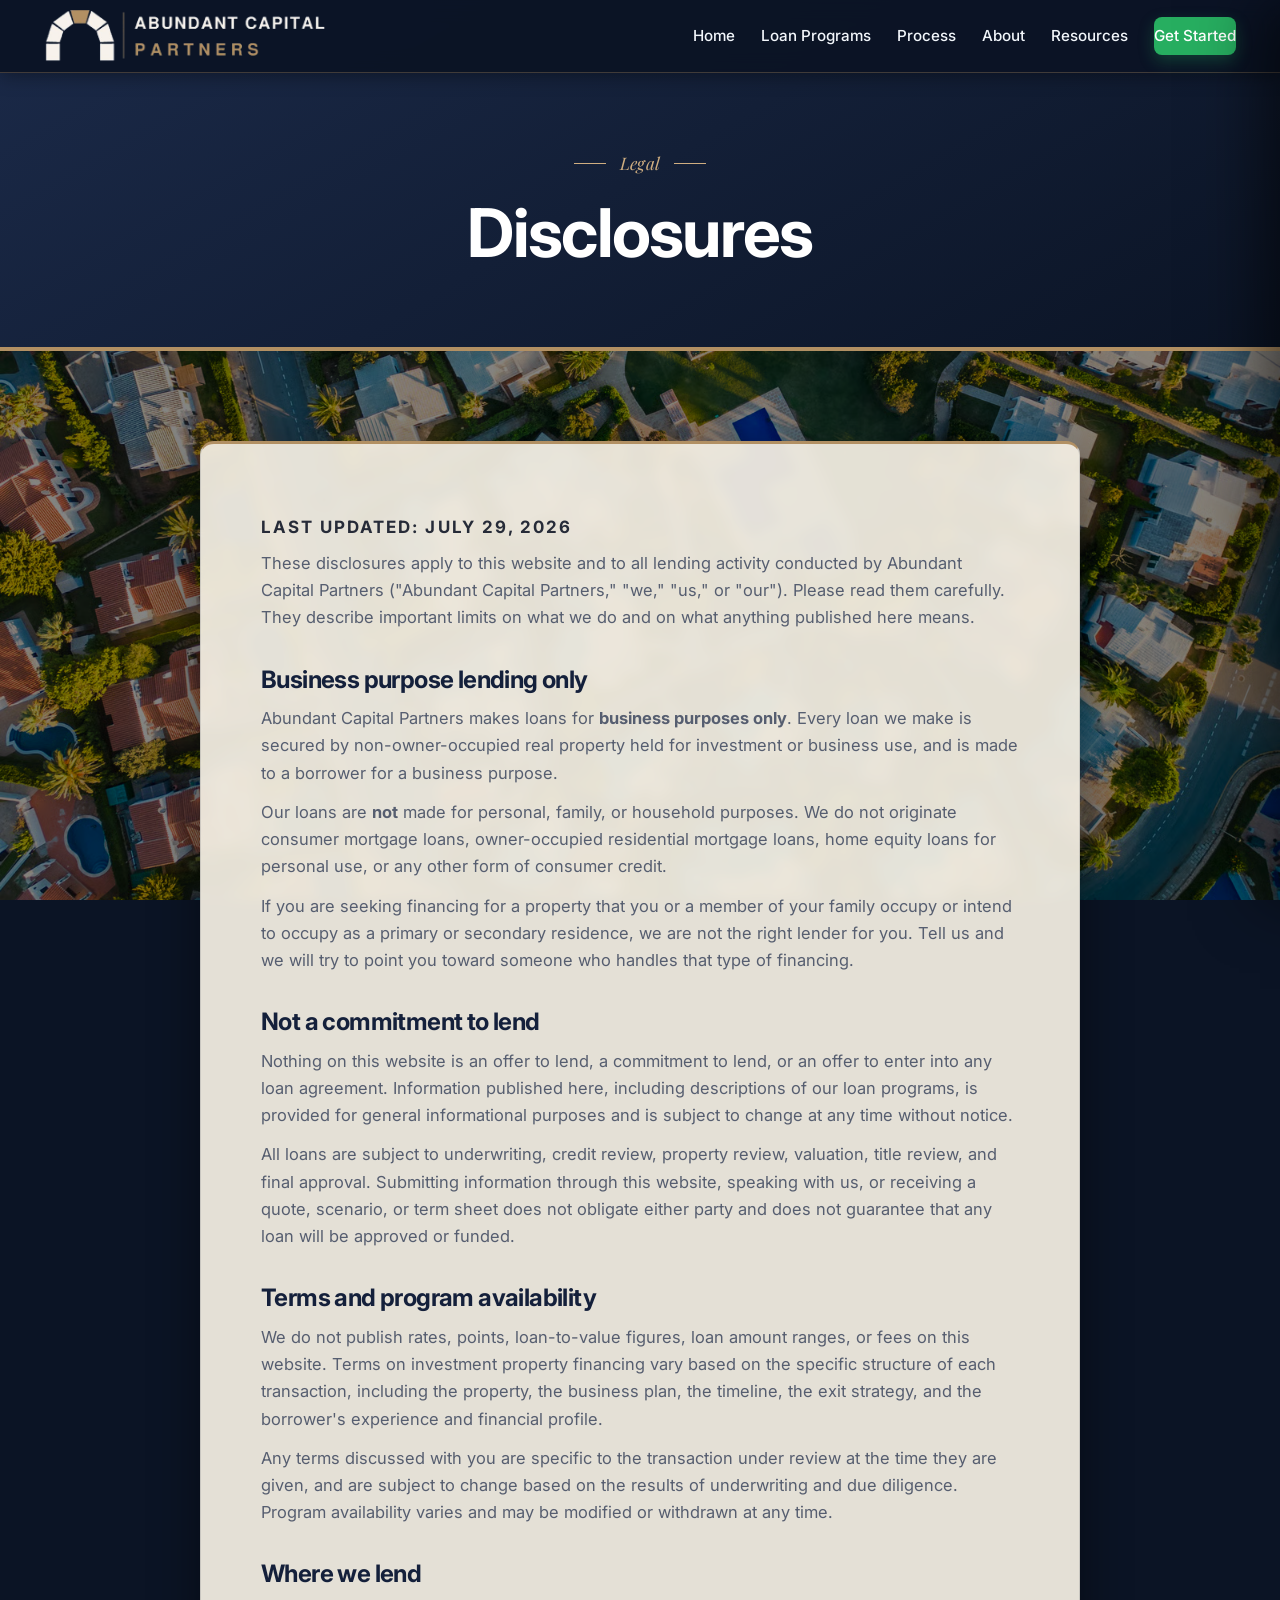
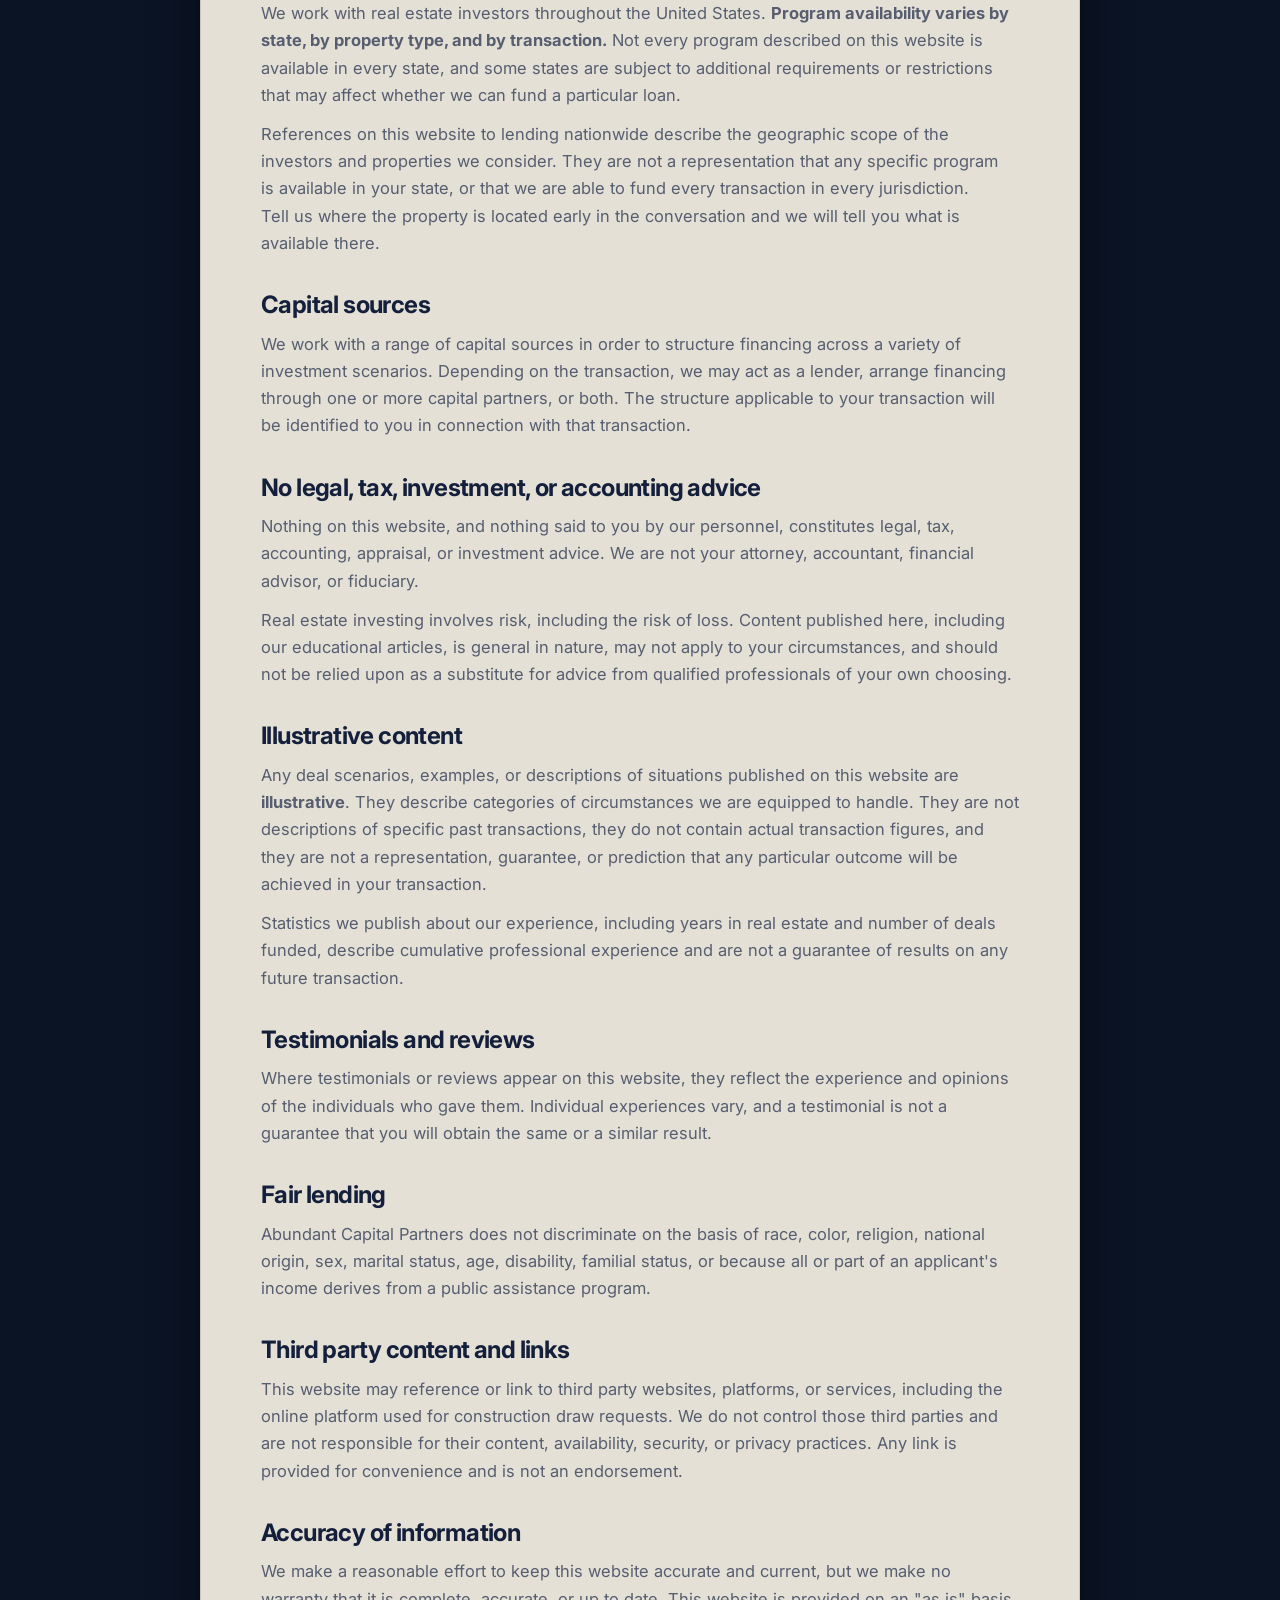
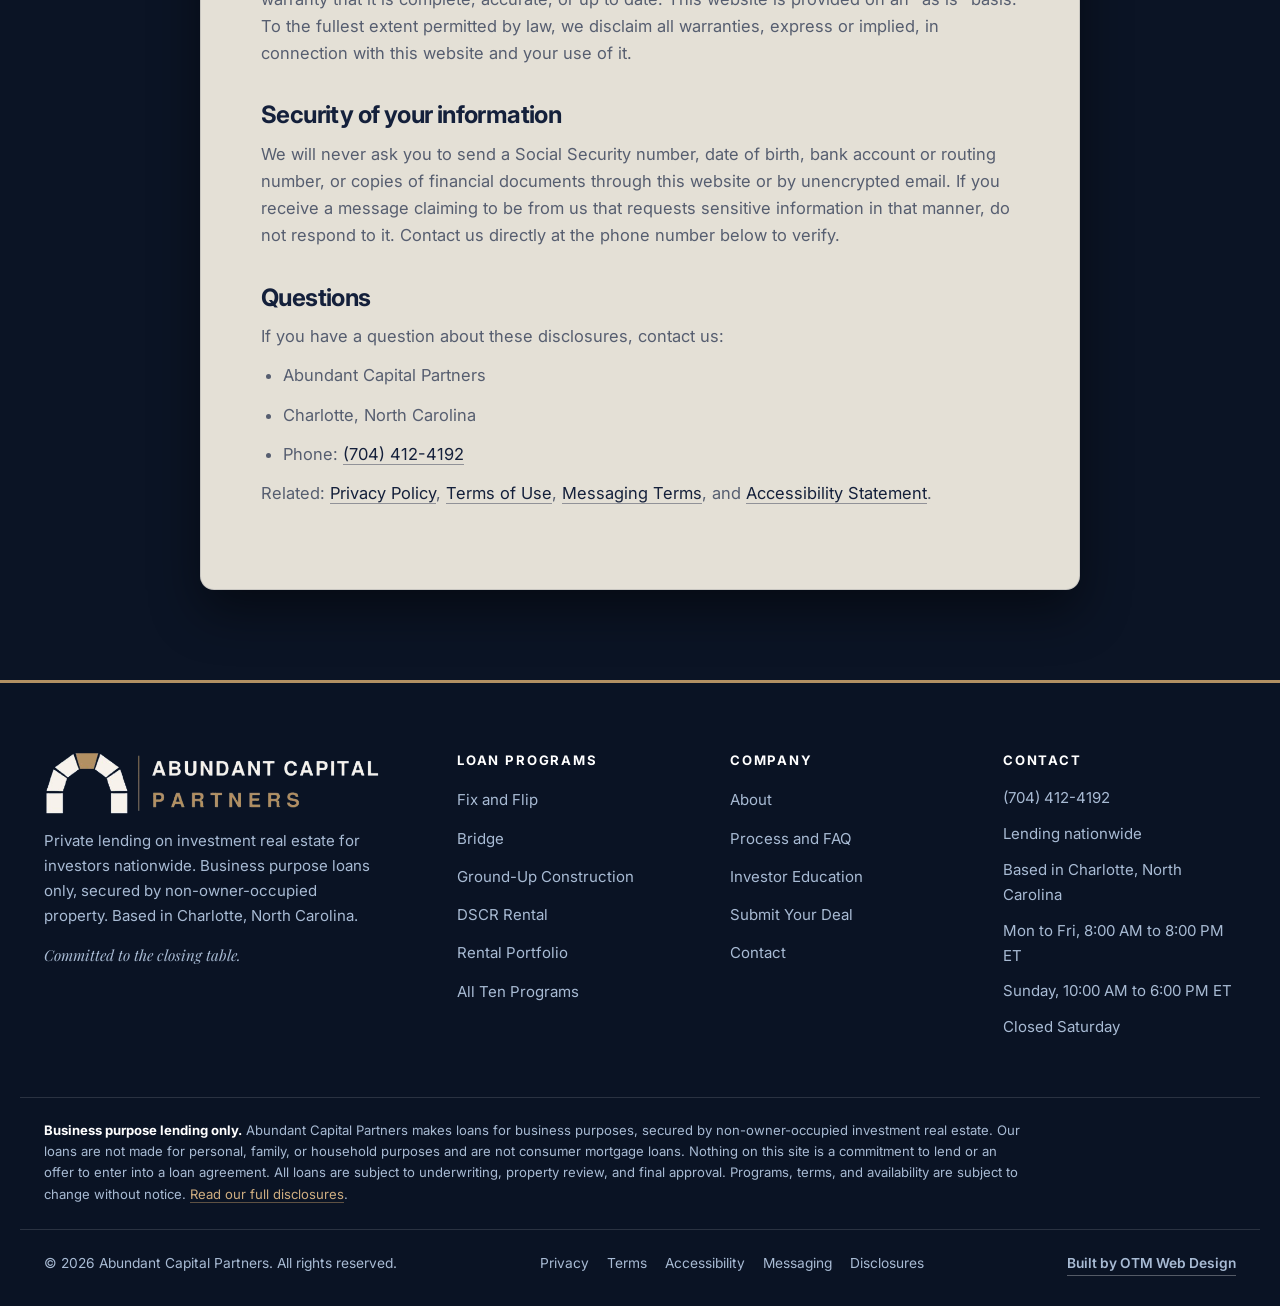
<file: disclosures.html>
<!DOCTYPE html>
<!--
  DRAFT. Requires review by Abundant Capital Partners' attorney before launch.
  This is a plain-language starting point, not attorney-drafted counsel.

  PRIORITY QUESTION FOR THE ATTORNEY: the site now presents the business as
  lending nationwide. Business purpose lending is exempt from mortgage
  licensing in many states, but not all of them, and several states regulate
  loans secured by residential property regardless of the stated purpose.
  Confirm which states the business can actually lend in, and whether any
  require licensing or registration. The "Where we lend" section below is
  written to hedge this, but a confirmed state list is the real fix.

  TODO: insert a contact email once confirmed. Search for CONTACT-EMAIL.
-->
<html lang="en">
<head>
  <meta charset="UTF-8">
  <meta name="viewport" content="width=device-width, initial-scale=1.0">
  <title>Disclosures | Abundant Capital Partners</title>
  <meta name="description" content="Business purpose lending disclosures for Abundant Capital Partners, a private lender on investment real estate nationwide.">
  <meta name="robots" content="noindex">
  <link rel="icon" type="image/png" href="assets/favicon.png">
  <link rel="apple-touch-icon" href="assets/favicon.png">

  <link rel="preconnect" href="https://fonts.googleapis.com">
  <link rel="preconnect" href="https://fonts.gstatic.com" crossorigin>
  <link href="https://fonts.googleapis.com/css2?family=Inter:wght@400;500;600;700&family=Playfair+Display:ital,wght@1,400&display=swap" rel="stylesheet">
  <link rel="stylesheet" href="styles.css">
</head>
<body data-page="disclosures">

  <nav class="nav">
    <div class="nav-inner">
      <a href="index.html" class="brand" aria-label="Abundant Capital Partners home">
        <img src="assets/logo.png" alt="Abundant Capital Partners logo">
      </a>
      <div class="nav-links">
        <a href="index.html" data-nav="home">Home</a>
        <a href="loan-programs.html" data-nav="programs">Loan Programs</a>
        <a href="process.html" data-nav="process">Process</a>
        <a href="about.html" data-nav="about">About</a>
        <a href="resources.html" data-nav="resources">Resources</a>
        <a href="contact.html" class="nav-cta" data-nav="contact">Get Started</a>
      </div>
      <button class="hamburger" aria-label="Open menu" aria-expanded="false"><span></span><span></span><span></span></button>
    </div>
  </nav>
  <div class="nav-backdrop"></div>
  <aside class="mobile-menu">
    <a href="index.html" data-nav="home">Home</a>
    <a href="loan-programs.html" data-nav="programs">Loan Programs</a>
    <a href="process.html" data-nav="process">Process</a>
    <a href="about.html" data-nav="about">About</a>
    <a href="resources.html" data-nav="resources">Resources</a>
    <a href="contact.html" class="btn btn-primary" data-nav="contact">Get Started</a>
  </aside>

  <header class="page-hero page-hero--short">
    <div class="inner">
      <span class="eyebrow eyebrow--center">Legal</span>
      <h1>Disclosures</h1>
    </div>
  </header>

  <section>
    <div class="container container--prose prose">
      <p class="legal-updated">Last updated: July 29, 2026</p>

      <p>These disclosures apply to this website and to all lending activity conducted by Abundant Capital Partners ("Abundant Capital Partners," "we," "us," or "our"). Please read them carefully. They describe important limits on what we do and on what anything published here means.</p>

      <h2>Business purpose lending only</h2>
      <p>Abundant Capital Partners makes loans for <strong>business purposes only</strong>. Every loan we make is secured by non-owner-occupied real property held for investment or business use, and is made to a borrower for a business purpose.</p>
      <p>Our loans are <strong>not</strong> made for personal, family, or household purposes. We do not originate consumer mortgage loans, owner-occupied residential mortgage loans, home equity loans for personal use, or any other form of consumer credit.</p>
      <p>If you are seeking financing for a property that you or a member of your family occupy or intend to occupy as a primary or secondary residence, we are not the right lender for you. Tell us and we will try to point you toward someone who handles that type of financing.</p>

      <h2>Not a commitment to lend</h2>
      <p>Nothing on this website is an offer to lend, a commitment to lend, or an offer to enter into any loan agreement. Information published here, including descriptions of our loan programs, is provided for general informational purposes and is subject to change at any time without notice.</p>
      <p>All loans are subject to underwriting, credit review, property review, valuation, title review, and final approval. Submitting information through this website, speaking with us, or receiving a quote, scenario, or term sheet does not obligate either party and does not guarantee that any loan will be approved or funded.</p>

      <h2>Terms and program availability</h2>
      <p>We do not publish rates, points, loan-to-value figures, loan amount ranges, or fees on this website. Terms on investment property financing vary based on the specific structure of each transaction, including the property, the business plan, the timeline, the exit strategy, and the borrower's experience and financial profile.</p>
      <p>Any terms discussed with you are specific to the transaction under review at the time they are given, and are subject to change based on the results of underwriting and due diligence. Program availability varies and may be modified or withdrawn at any time.</p>

      <h2>Where we lend</h2>
      <p>We work with real estate investors throughout the United States. <strong>Program availability varies by state, by property type, and by transaction.</strong> Not every program described on this website is available in every state, and some states are subject to additional requirements or restrictions that may affect whether we can fund a particular loan.</p>
      <p>References on this website to lending nationwide describe the geographic scope of the investors and properties we consider. They are not a representation that any specific program is available in your state, or that we are able to fund every transaction in every jurisdiction. Tell us where the property is located early in the conversation and we will tell you what is available there.</p>

      <h2>Capital sources</h2>
      <p>We work with a range of capital sources in order to structure financing across a variety of investment scenarios. Depending on the transaction, we may act as a lender, arrange financing through one or more capital partners, or both. The structure applicable to your transaction will be identified to you in connection with that transaction.</p>

      <h2>No legal, tax, investment, or accounting advice</h2>
      <p>Nothing on this website, and nothing said to you by our personnel, constitutes legal, tax, accounting, appraisal, or investment advice. We are not your attorney, accountant, financial advisor, or fiduciary.</p>
      <p>Real estate investing involves risk, including the risk of loss. Content published here, including our educational articles, is general in nature, may not apply to your circumstances, and should not be relied upon as a substitute for advice from qualified professionals of your own choosing.</p>

      <h2>Illustrative content</h2>
      <p>Any deal scenarios, examples, or descriptions of situations published on this website are <strong>illustrative</strong>. They describe categories of circumstances we are equipped to handle. They are not descriptions of specific past transactions, they do not contain actual transaction figures, and they are not a representation, guarantee, or prediction that any particular outcome will be achieved in your transaction.</p>
      <p>Statistics we publish about our experience, including years in real estate and number of deals funded, describe cumulative professional experience and are not a guarantee of results on any future transaction.</p>

      <h2>Testimonials and reviews</h2>
      <p>Where testimonials or reviews appear on this website, they reflect the experience and opinions of the individuals who gave them. Individual experiences vary, and a testimonial is not a guarantee that you will obtain the same or a similar result.</p>

      <h2>Fair lending</h2>
      <p>Abundant Capital Partners does not discriminate on the basis of race, color, religion, national origin, sex, marital status, age, disability, familial status, or because all or part of an applicant's income derives from a public assistance program.</p>

      <h2>Third party content and links</h2>
      <p>This website may reference or link to third party websites, platforms, or services, including the online platform used for construction draw requests. We do not control those third parties and are not responsible for their content, availability, security, or privacy practices. Any link is provided for convenience and is not an endorsement.</p>

      <h2>Accuracy of information</h2>
      <p>We make a reasonable effort to keep this website accurate and current, but we make no warranty that it is complete, accurate, or up to date. This website is provided on an "as is" basis. To the fullest extent permitted by law, we disclaim all warranties, express or implied, in connection with this website and your use of it.</p>

      <h2>Security of your information</h2>
      <p>We will never ask you to send a Social Security number, date of birth, bank account or routing number, or copies of financial documents through this website or by unencrypted email. If you receive a message claiming to be from us that requests sensitive information in that manner, do not respond to it. Contact us directly at the phone number below to verify.</p>

      <h2>Questions</h2>
      <p>If you have a question about these disclosures, contact us:</p>
      <ul>
        <li>Abundant Capital Partners</li>
        <li>Charlotte, North Carolina</li>
        <li>Phone: <a href="tel:+17044124192">(704) 412-4192</a></li>
        <!-- CONTACT-EMAIL: add the confirmed business email address here -->
      </ul>
      <p>Related: <a href="privacy.html">Privacy Policy</a>, <a href="terms.html">Terms of Use</a>, <a href="sms-terms.html">Messaging Terms</a>, and <a href="accessibility.html">Accessibility Statement</a>.</p>
    </div>
  </section>

  <footer class="footer">
    <div class="footer-grid">
      <div class="footer-brand">
        <img src="assets/logo.png" alt="Abundant Capital Partners logo">
        <p>Private lending on investment real estate for investors nationwide. Business purpose loans only, secured by non-owner-occupied property. Based in Charlotte, North Carolina.</p>
        <p class="footer-tag">Committed to the closing table.</p>
      </div>
      <div class="footer-col">
        <h4>Loan Programs</h4>
        <ul>
          <li><a href="loan-programs.html#fix-and-flip">Fix and Flip</a></li>
          <li><a href="loan-programs.html#bridge">Bridge</a></li>
          <li><a href="loan-programs.html#construction">Ground-Up Construction</a></li>
          <li><a href="loan-programs.html#dscr">DSCR Rental</a></li>
          <li><a href="loan-programs.html#portfolio">Rental Portfolio</a></li>
          <li><a href="loan-programs.html">All Ten Programs</a></li>
        </ul>
      </div>
      <div class="footer-col">
        <h4>Company</h4>
        <ul>
          <li><a href="about.html">About</a></li>
          <li><a href="process.html">Process and FAQ</a></li>
          <li><a href="resources.html">Investor Education</a></li>
          <li><a href="contact.html">Submit Your Deal</a></li>
          <li><a href="contact.html">Contact</a></li>
        </ul>
      </div>
      <div class="footer-col">
        <h4>Contact</h4>
        <ul class="footer-contact">
          <li><a href="tel:+17044124192">(704) 412-4192</a></li>
          <li><span>Lending nationwide</span></li>
          <li><span>Based in Charlotte, North Carolina</span></li>
          <li><span>Mon to Fri, 8:00 AM to 8:00 PM ET</span></li>
          <li><span>Sunday, 10:00 AM to 6:00 PM ET</span></li>
          <li><span>Closed Saturday</span></li>
        </ul>
      </div>
    </div>
    <div class="footer-disclaimer">
      <p><strong>Business purpose lending only.</strong> Abundant Capital Partners makes loans for business purposes, secured by non-owner-occupied investment real estate. Our loans are not made for personal, family, or household purposes and are not consumer mortgage loans. Nothing on this site is a commitment to lend or an offer to enter into a loan agreement. All loans are subject to underwriting, property review, and final approval. Programs, terms, and availability are subject to change without notice. <a href="disclosures.html">Read our full disclosures</a>.</p>
    </div>
    <div class="footer-bottom">
      <span>&copy; <span id="year">2026</span> Abundant Capital Partners. All rights reserved.</span>
      <div class="footer-legal-links">
        <a href="privacy.html">Privacy</a>
        <a href="terms.html">Terms</a>
        <a href="accessibility.html">Accessibility</a>
        <a href="sms-terms.html">Messaging</a>
        <a href="disclosures.html">Disclosures</a>
      </div>
      <a class="otm-credit" href="https://otm-designs.com" target="_blank" rel="noopener">Built by OTM Web Design</a>
    </div>
  </footer>

  <script src="script.js"></script>
</body>
</html>
</file>
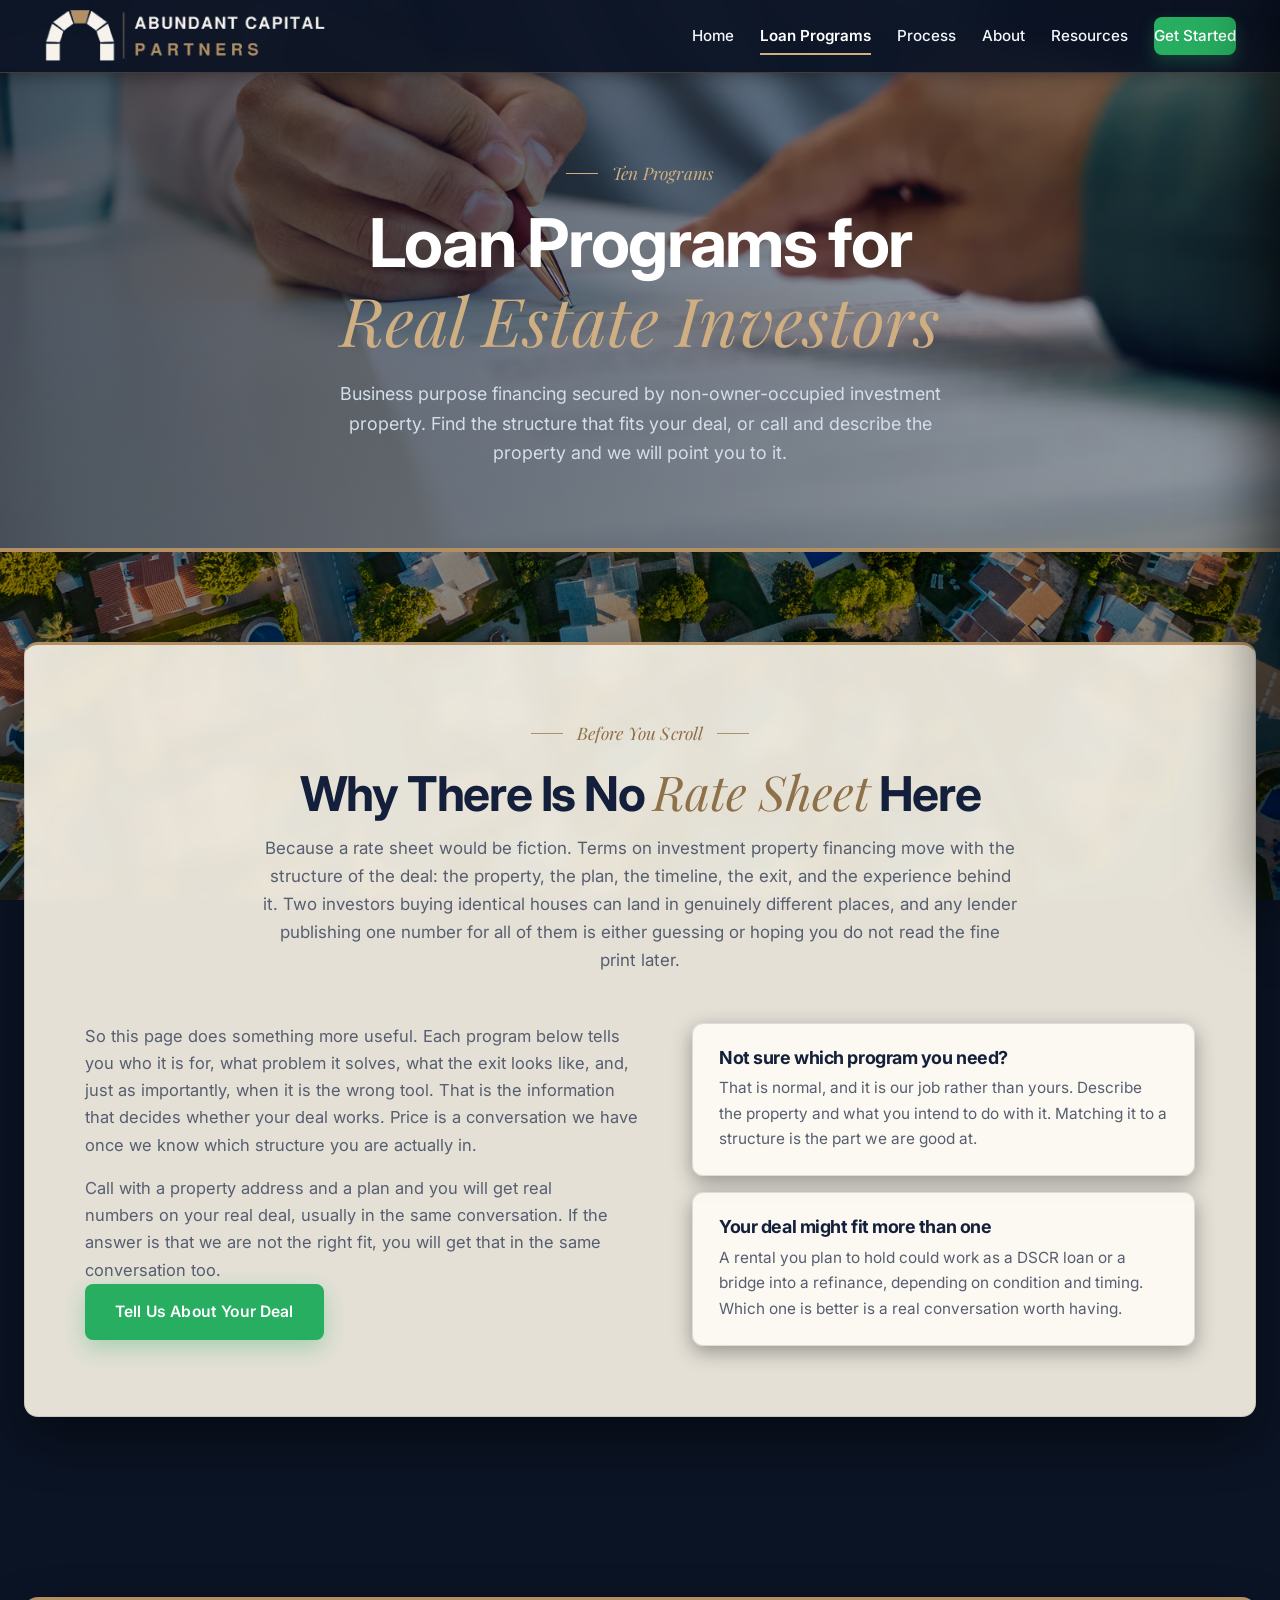
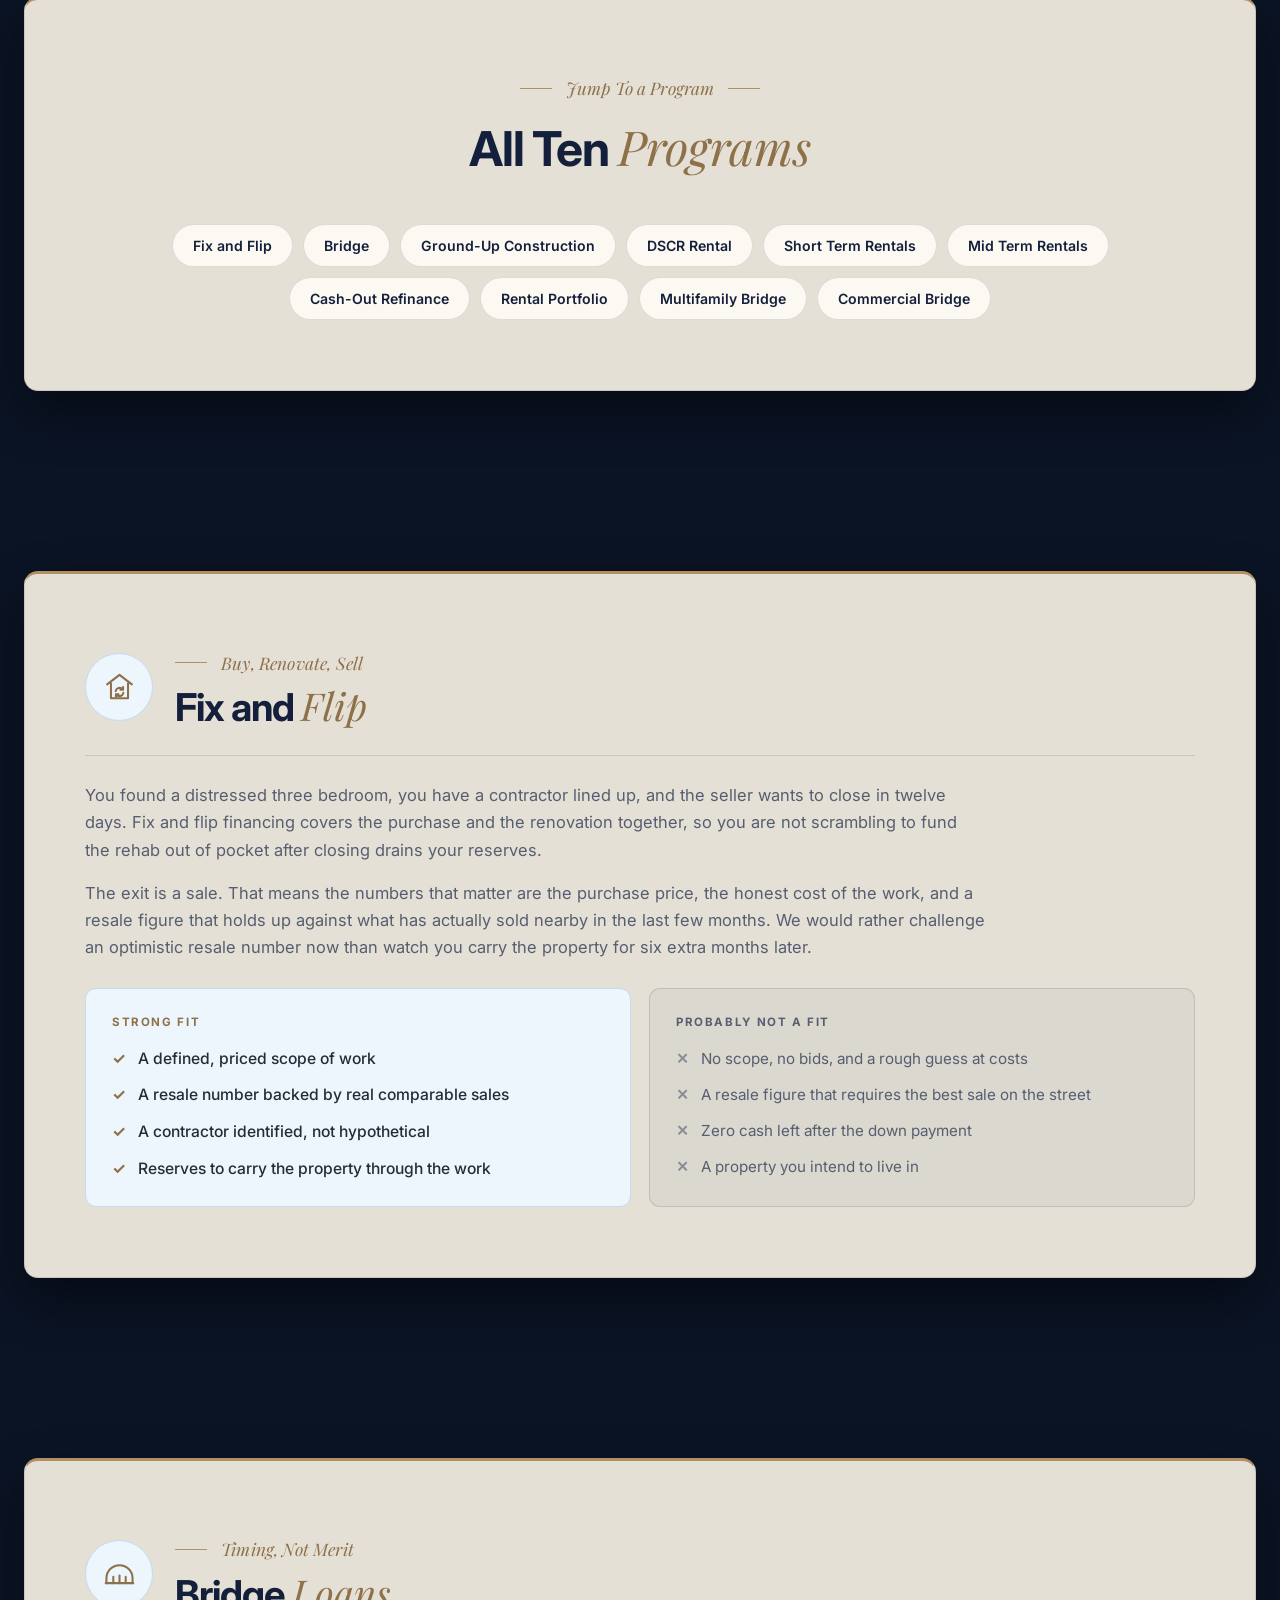
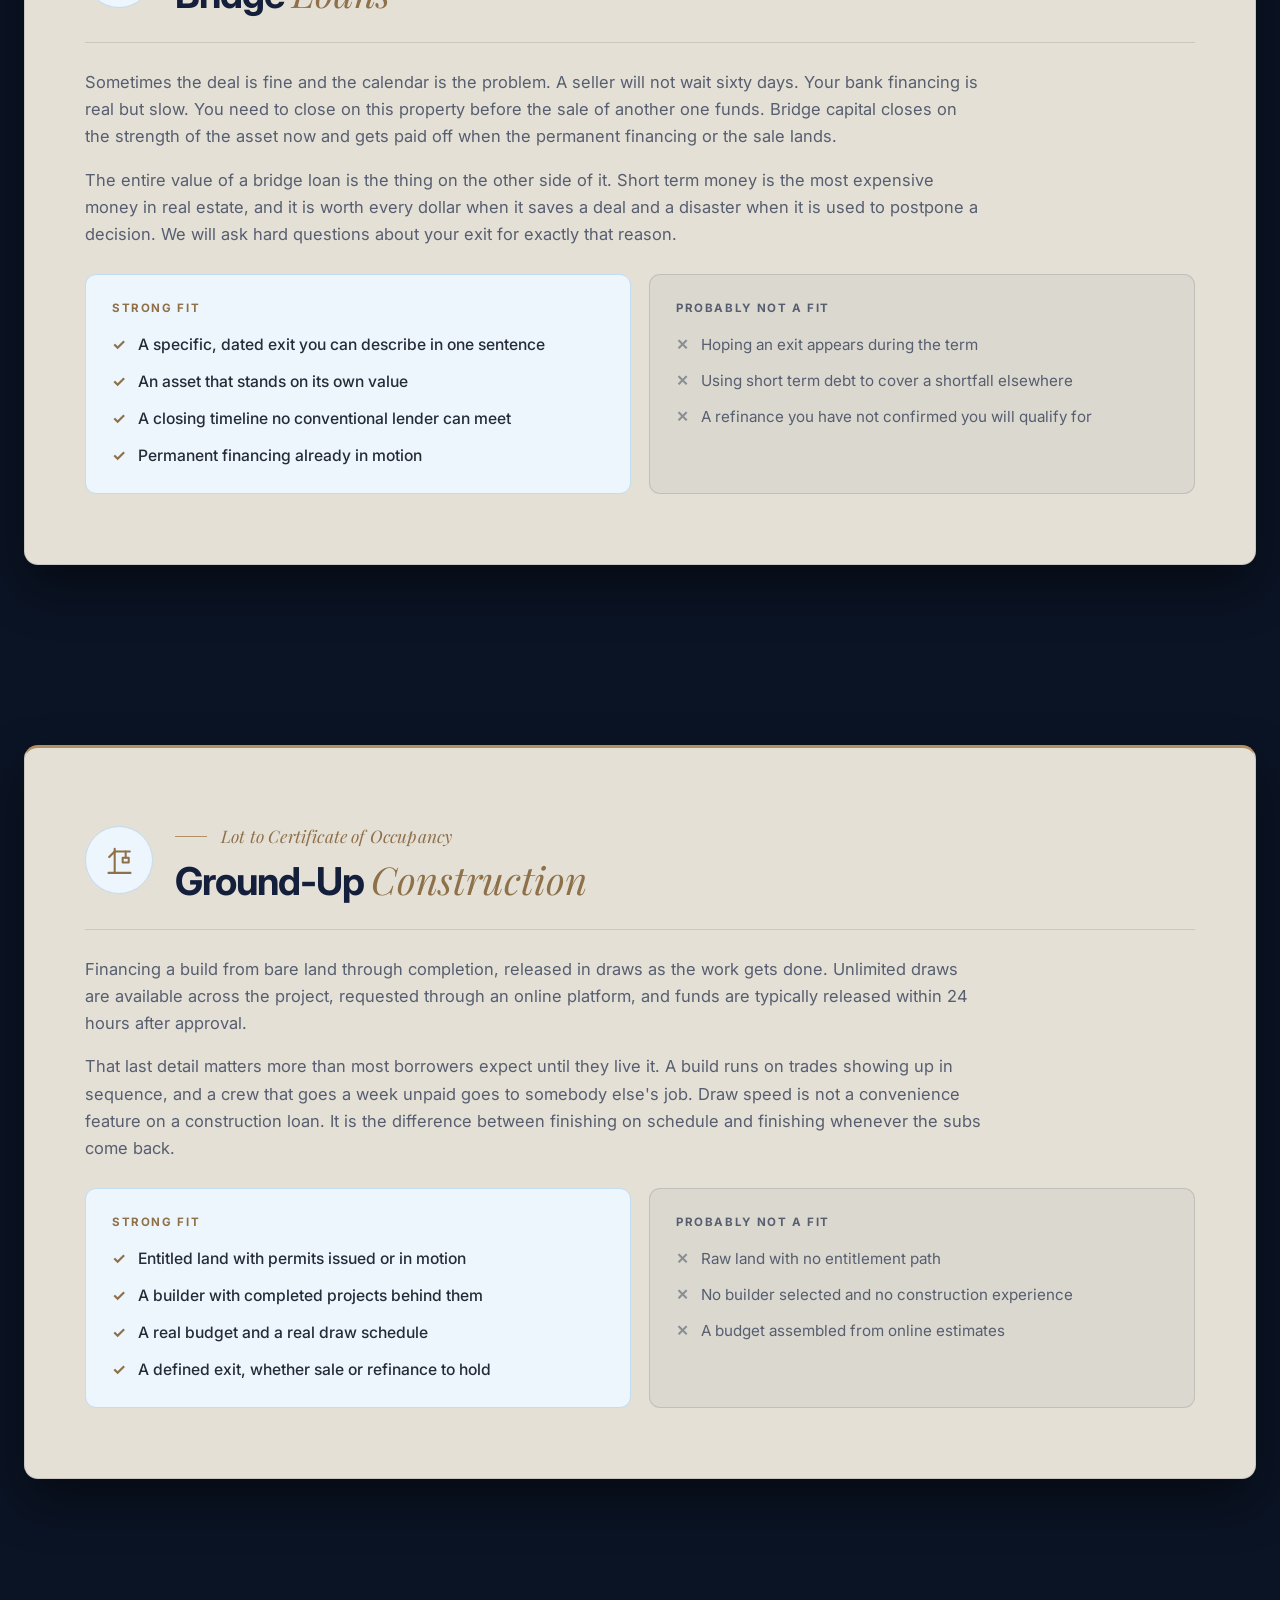
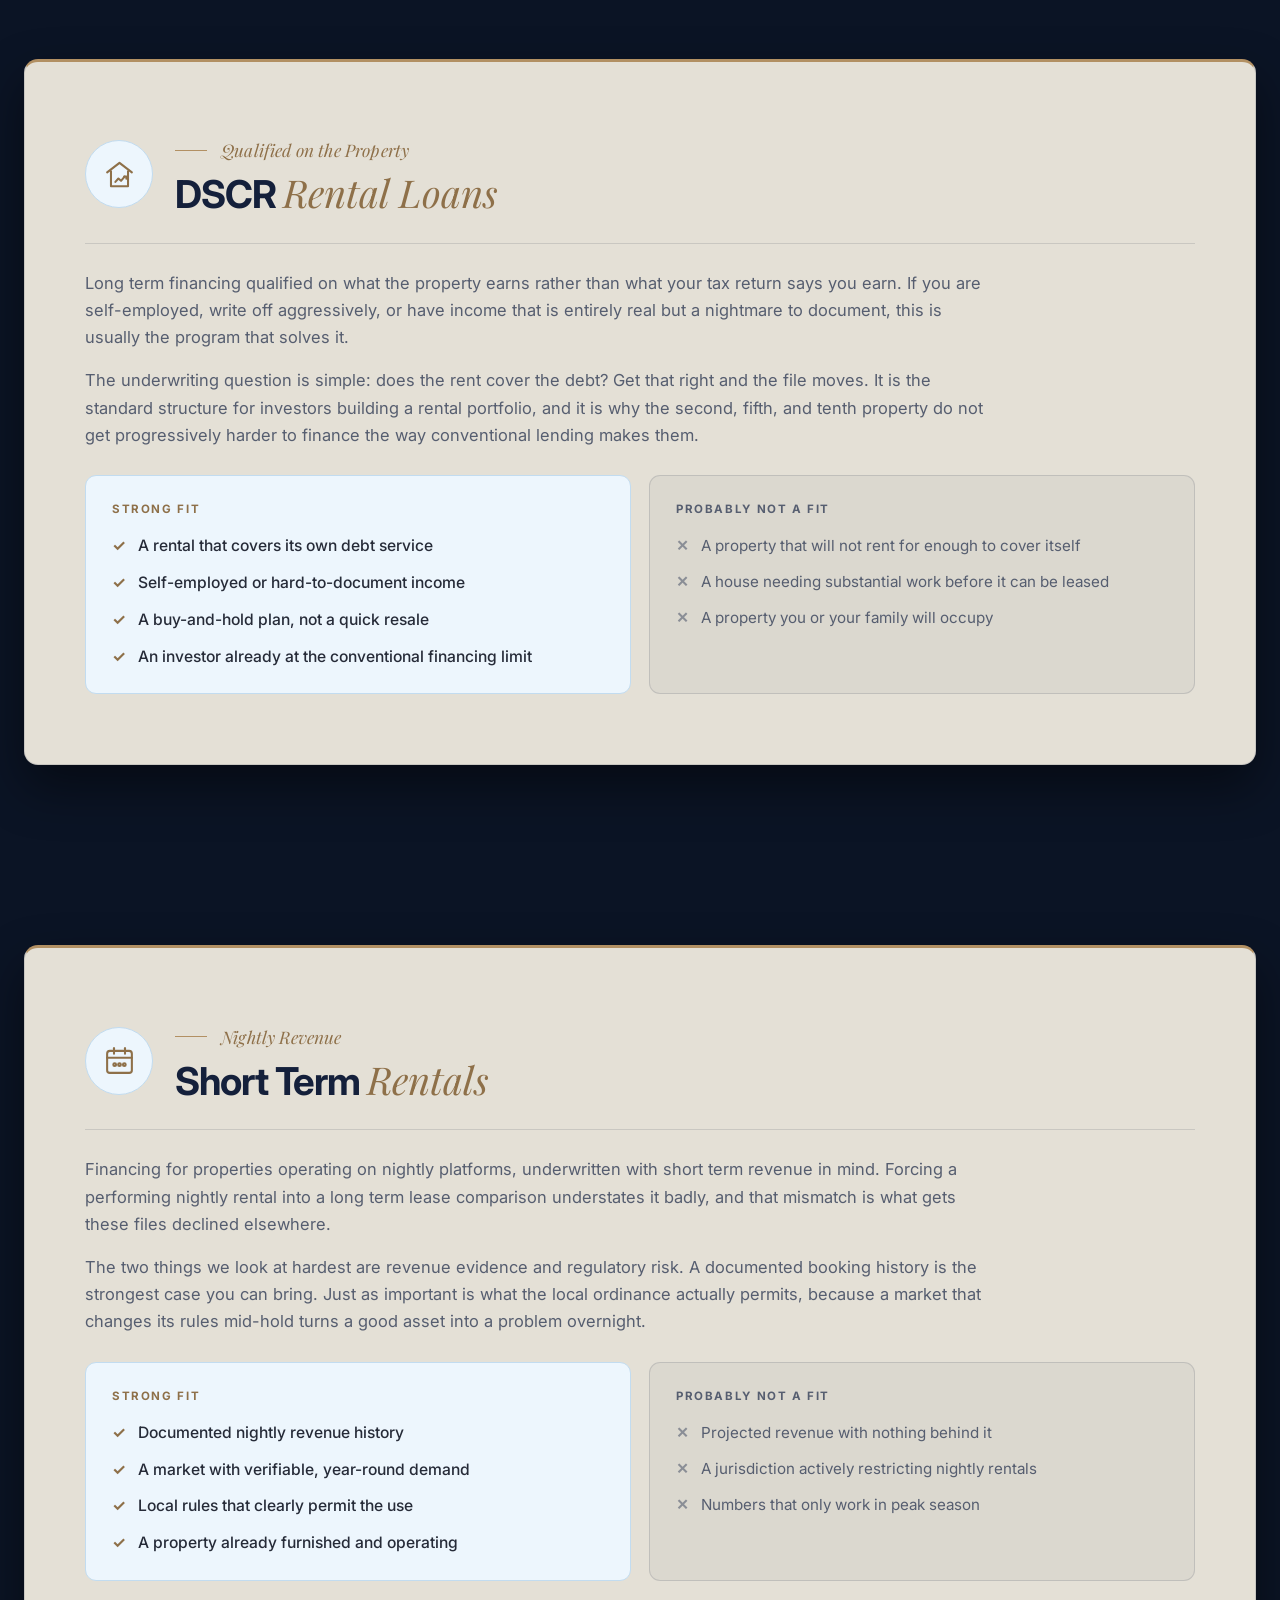
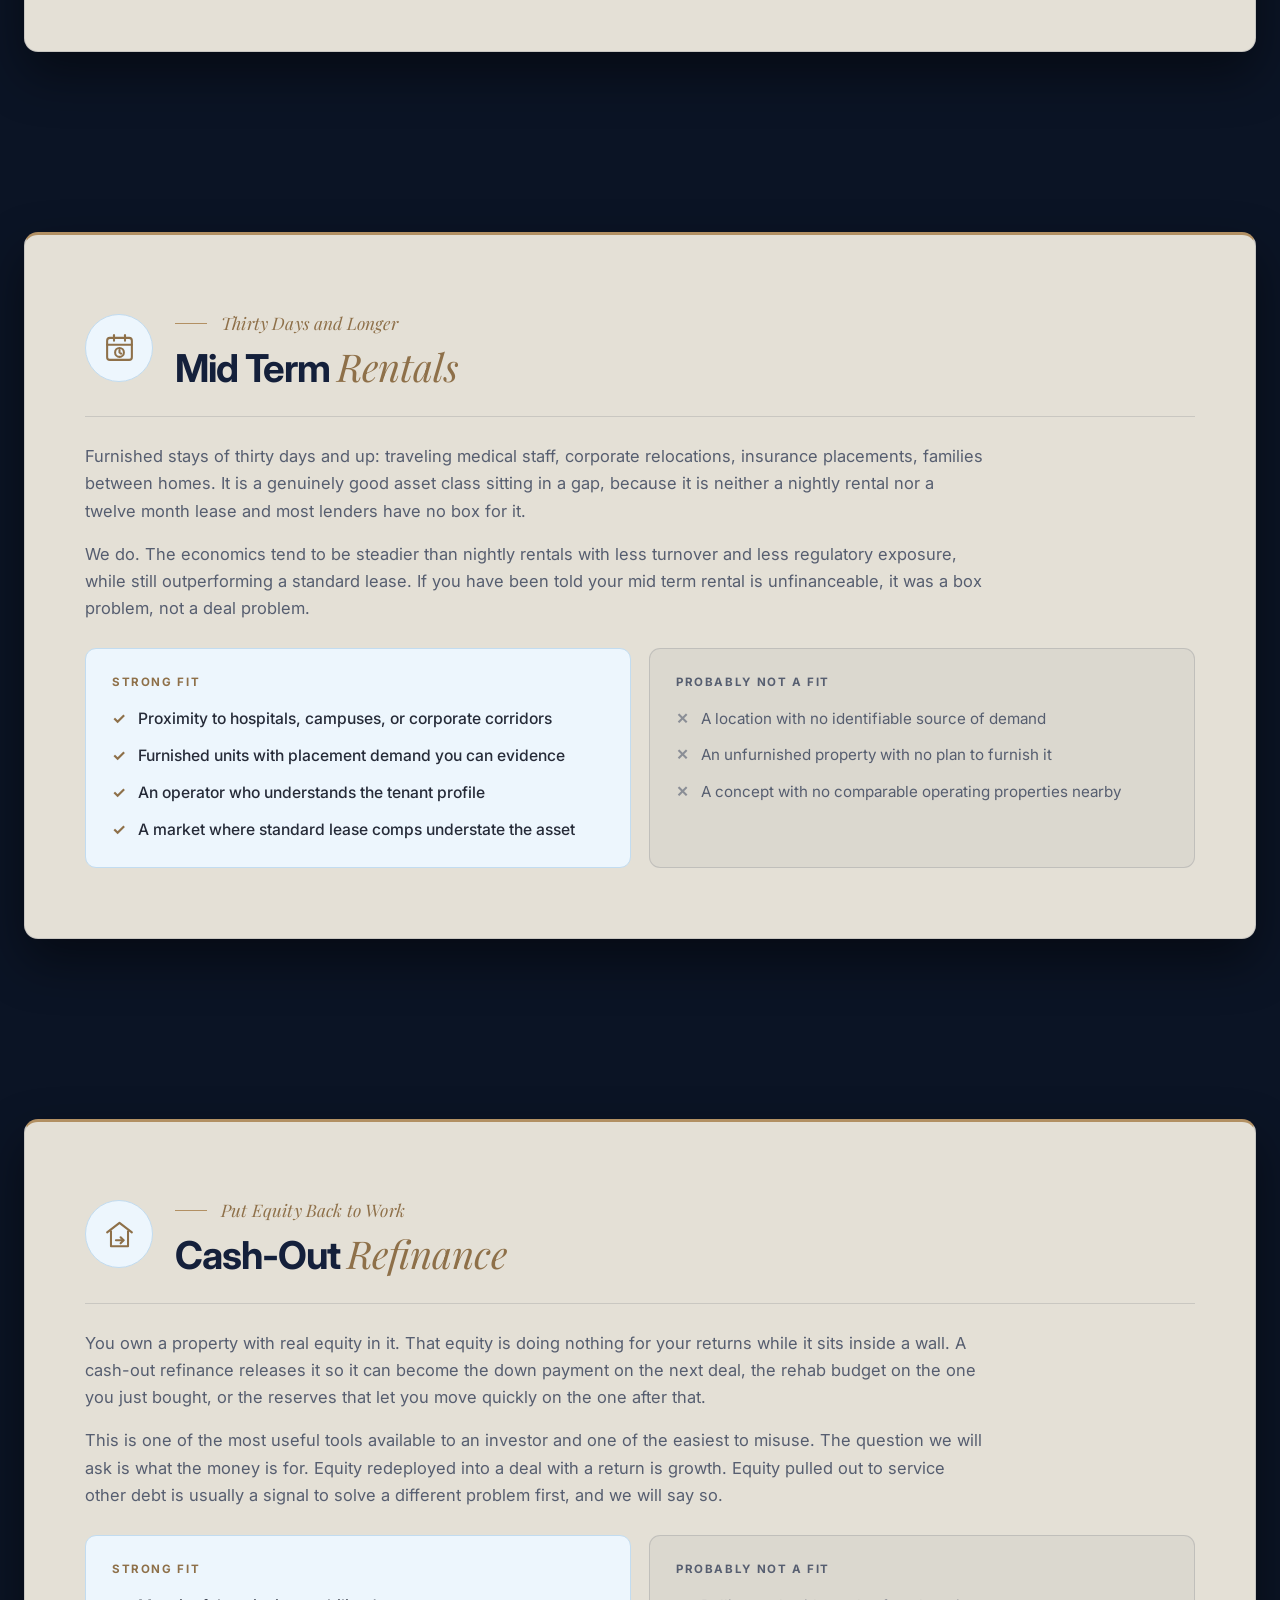
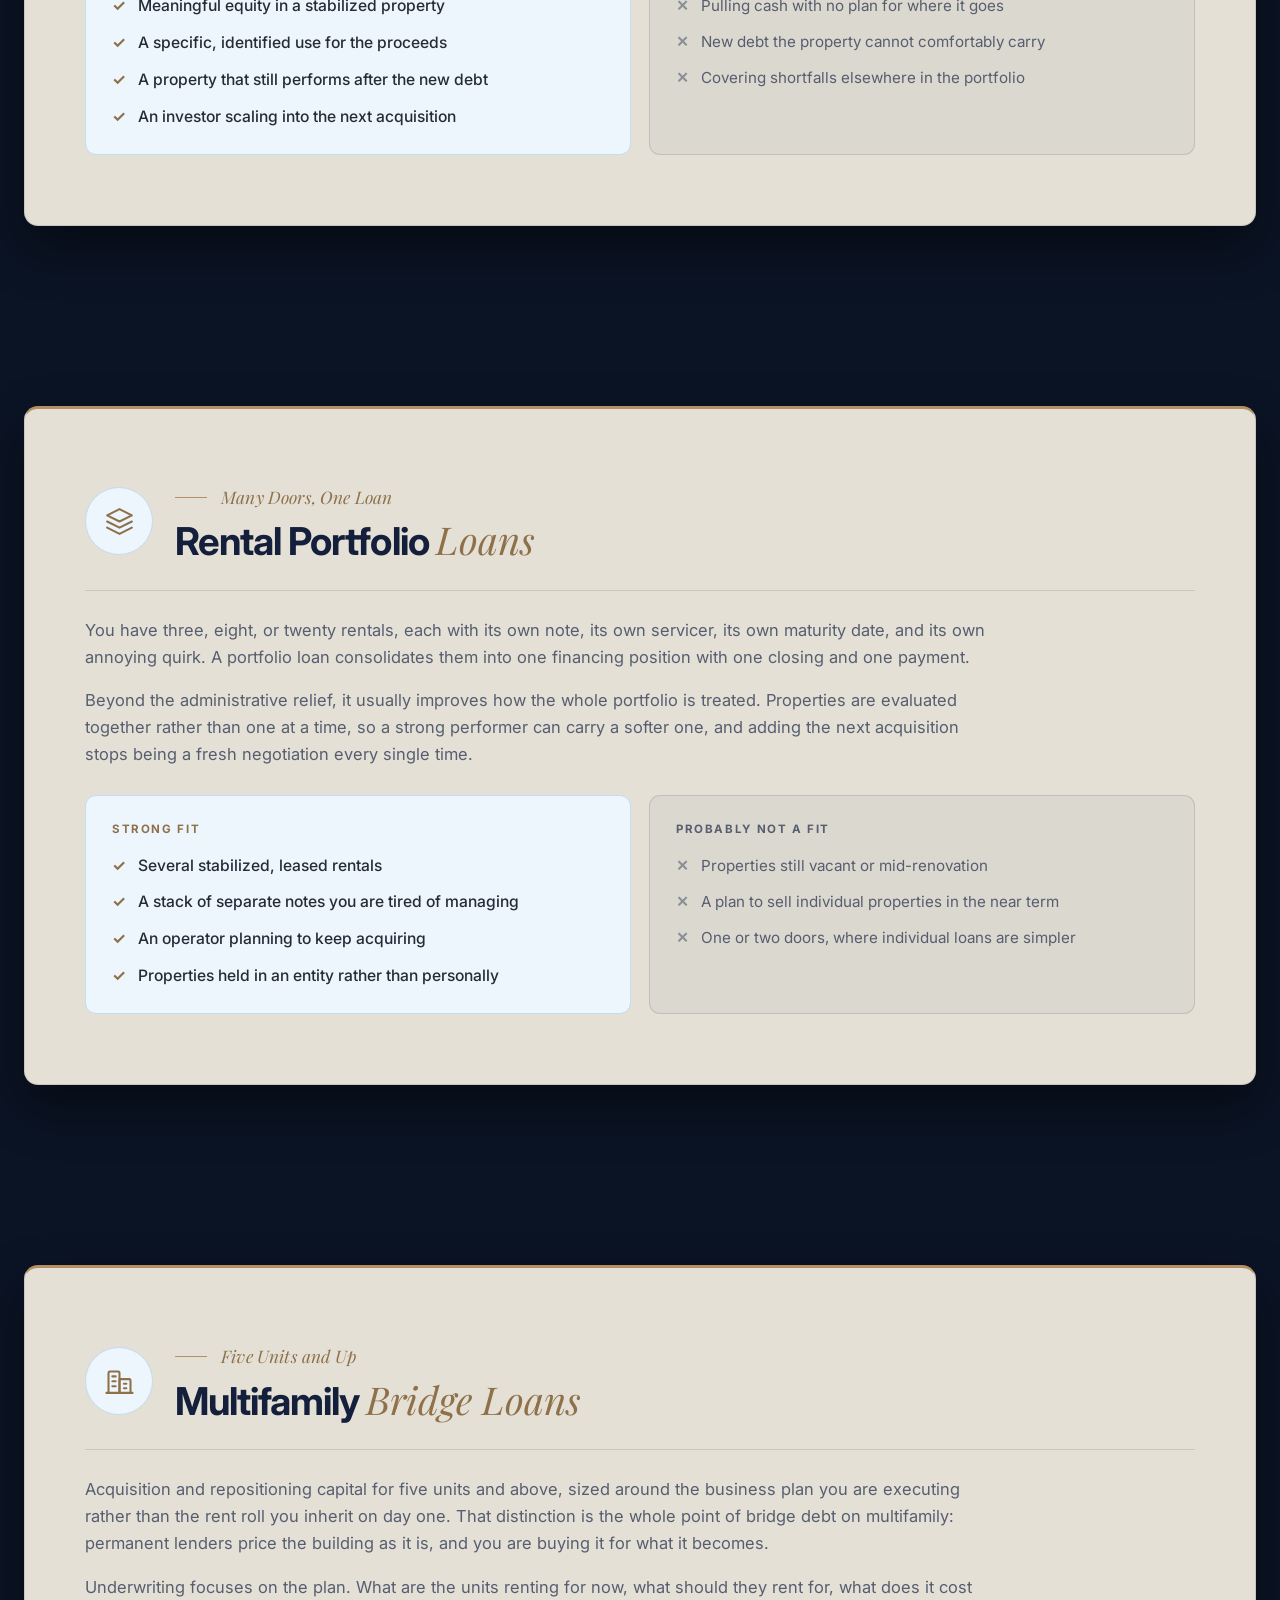
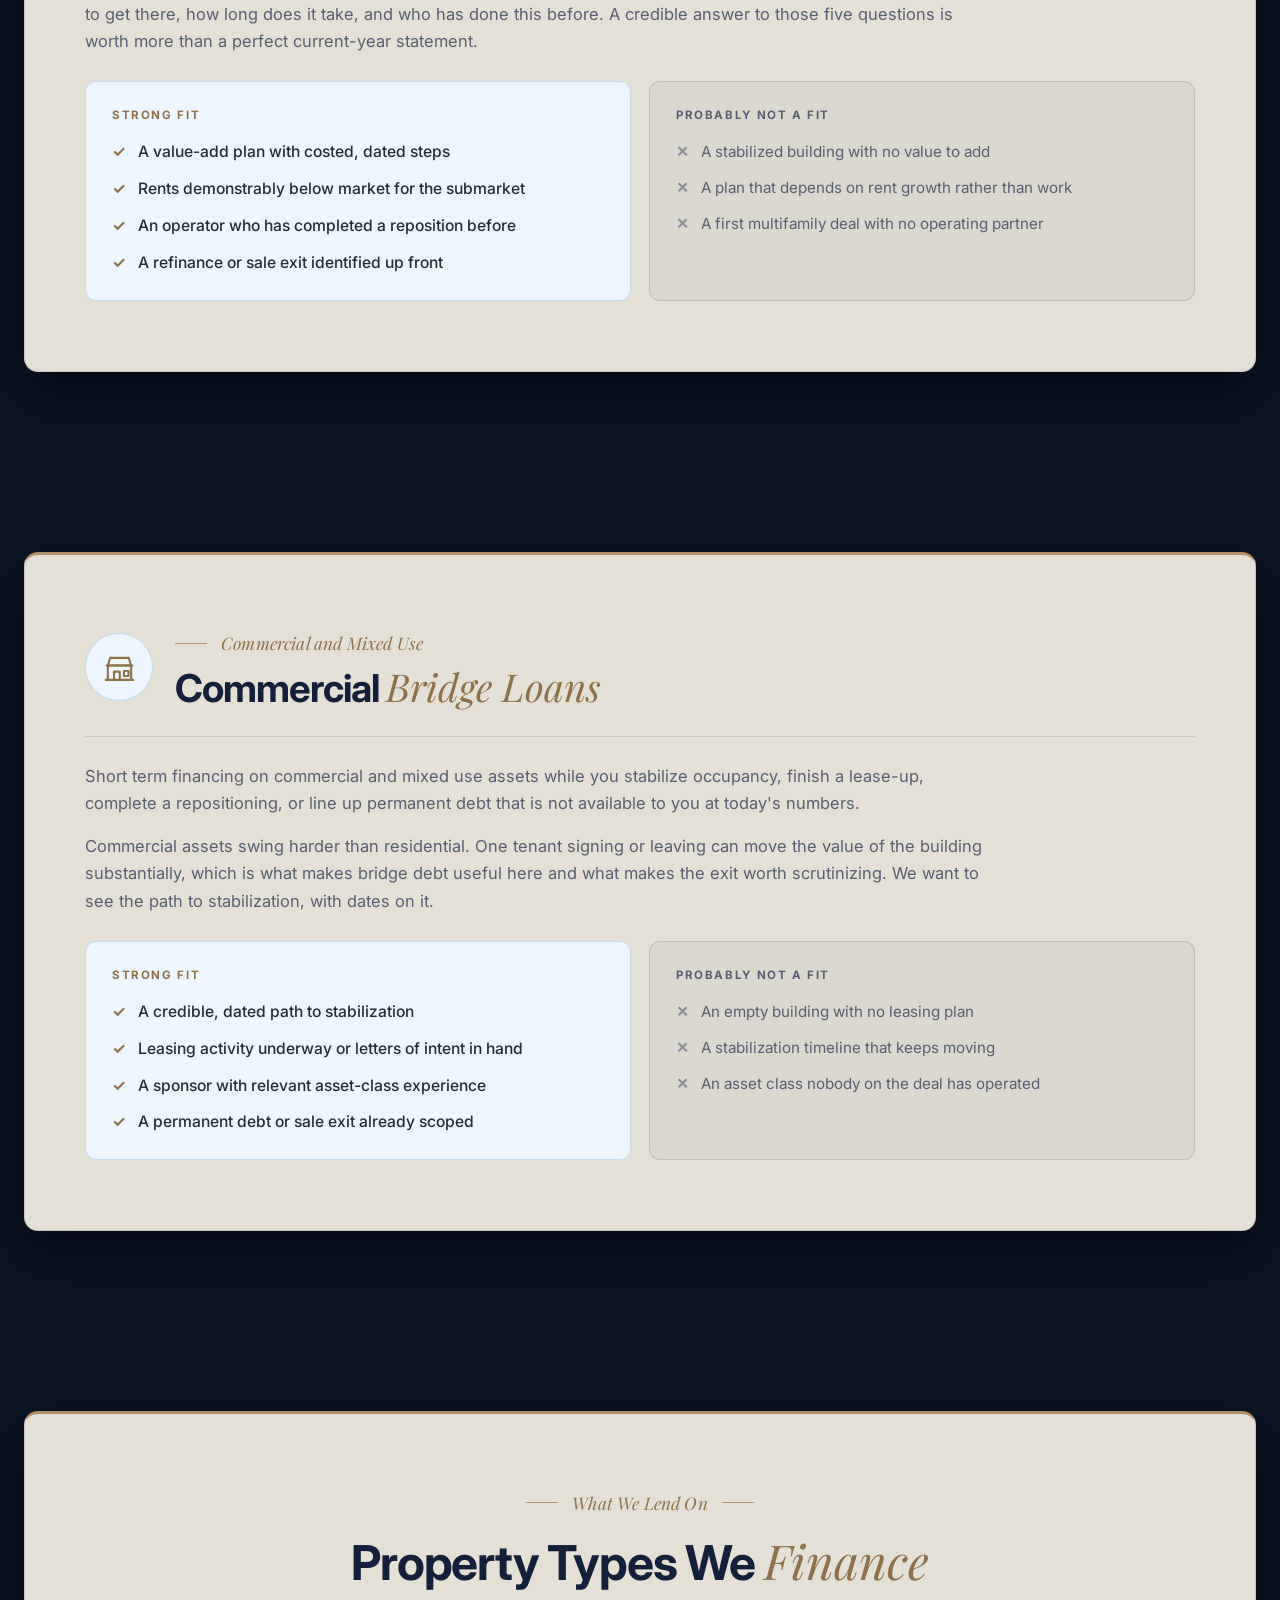
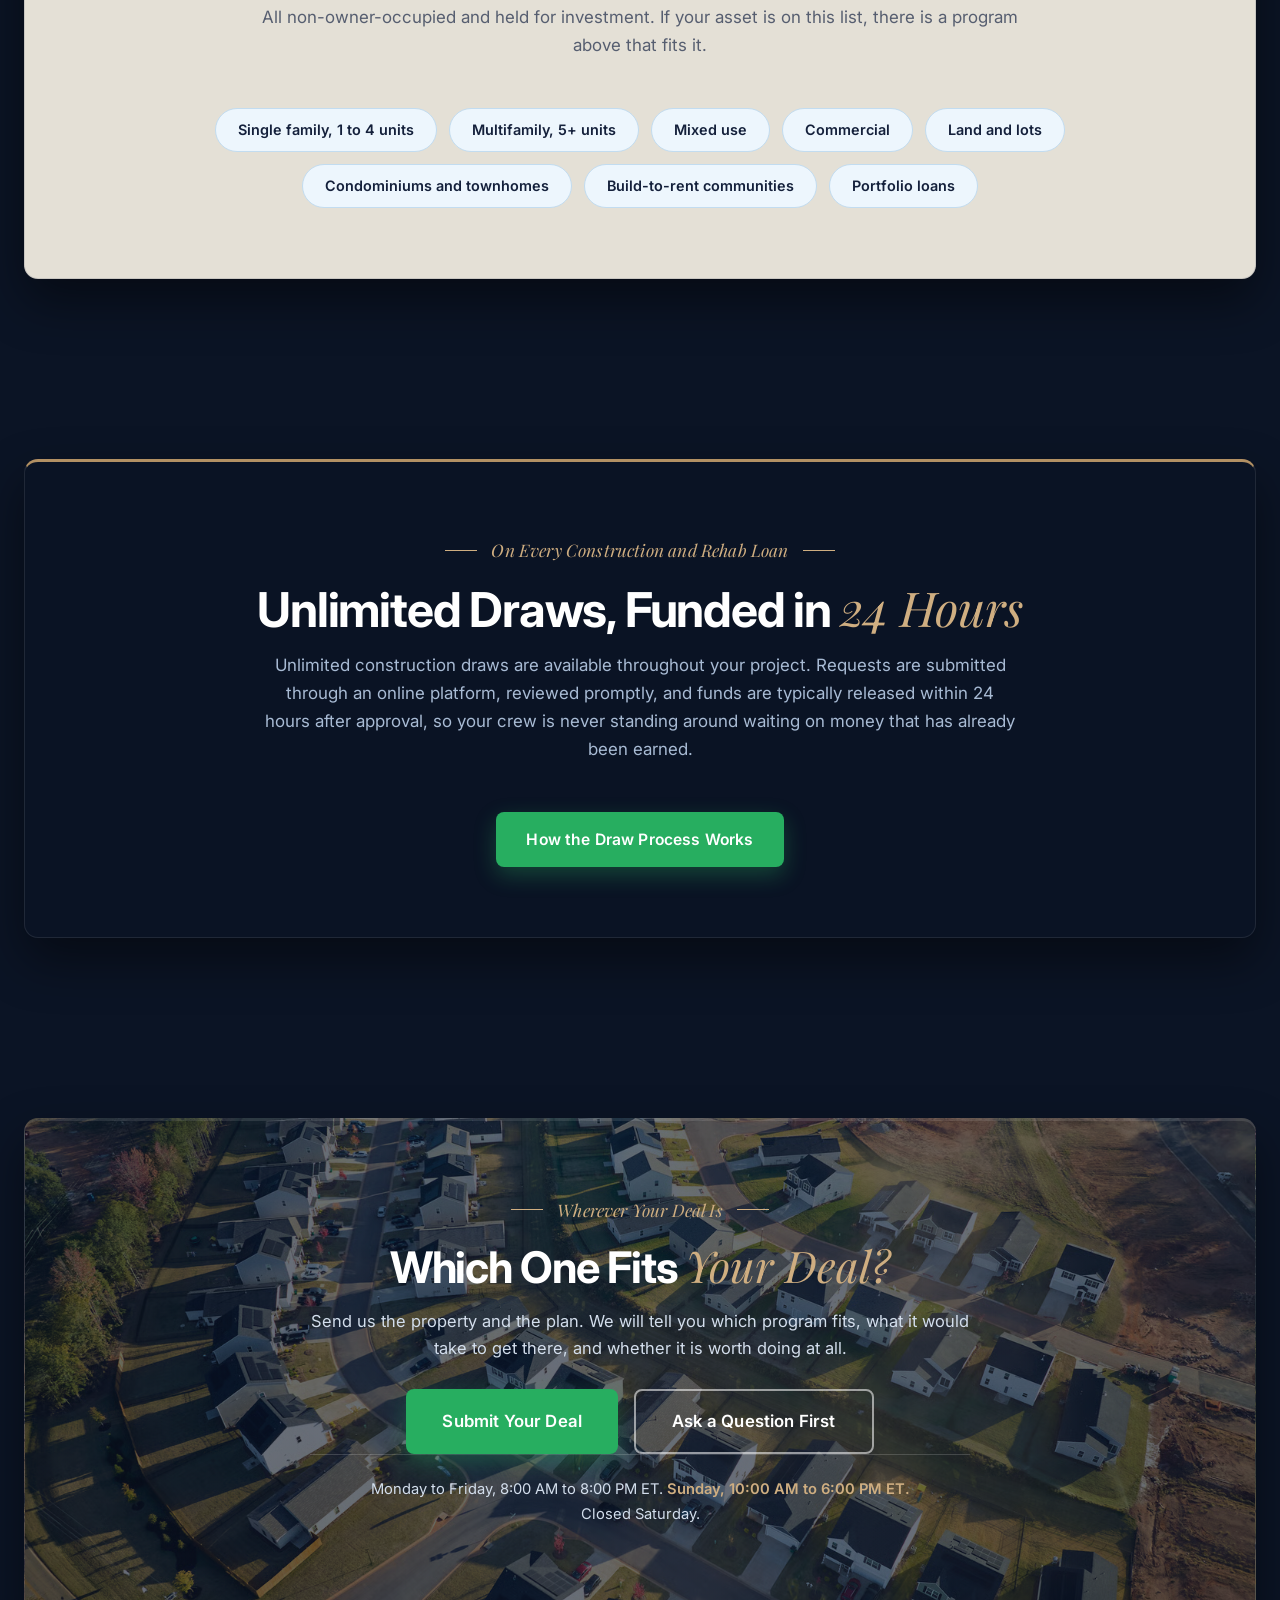
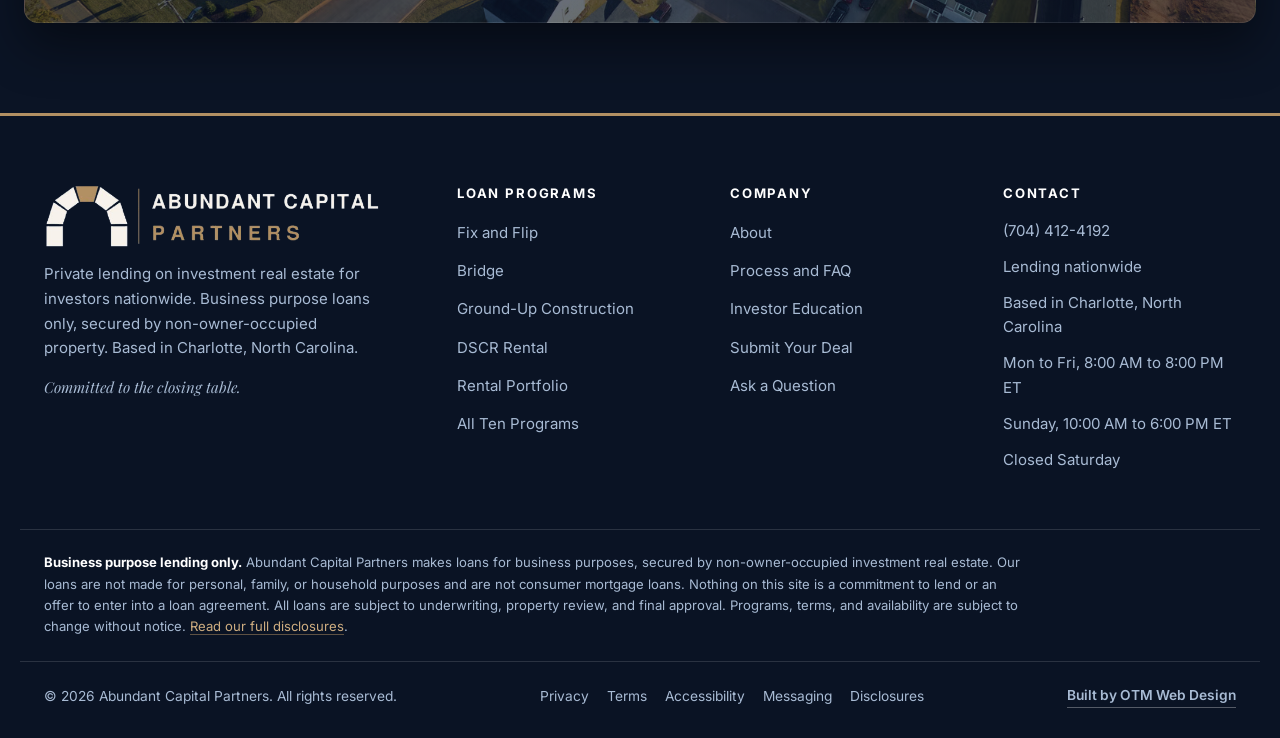
<file: loan-programs.html>
<!DOCTYPE html>
<html lang="en">
<head>
  <meta charset="UTF-8">
  <meta name="viewport" content="width=device-width, initial-scale=1.0">
  <title>Loan Programs | Abundant Capital Partners | Nationwide</title>
  <meta name="description" content="Ten investor loan programs nationwide: fix and flip, bridge, ground-up construction, DSCR rental, portfolio, multifamily and commercial bridge financing.">
  <link rel="canonical" href="https://abundantcapitalpartners.com/loan-programs">
  <link rel="icon" type="image/png" href="assets/favicon.png">
  <link rel="apple-touch-icon" href="assets/favicon.png">

  <meta property="og:type" content="website">
  <meta property="og:site_name" content="Abundant Capital Partners">
  <meta property="og:title" content="Loan Programs | Abundant Capital Partners | Nationwide">
  <meta property="og:description" content="Ten investor loan programs nationwide: fix and flip, bridge, ground-up construction, DSCR rental, portfolio, multifamily and commercial bridge financing.">
  <meta property="og:url" content="https://abundantcapitalpartners.com/loan-programs">
  <meta property="og:image" content="https://abundantcapitalpartners.com/assets/og-image.jpg">
  <meta property="og:image:width" content="1200">
  <meta property="og:image:height" content="630">
  <meta property="og:image:alt" content="Abundant Capital Partners">
  <meta name="twitter:card" content="summary_large_image">
  <meta name="twitter:title" content="Loan Programs | Abundant Capital Partners | Nationwide">
  <meta name="twitter:description" content="Ten investor loan programs nationwide: fix and flip, bridge, ground-up construction, DSCR rental, portfolio, multifamily and commercial bridge financing.">
  <meta name="twitter:image" content="https://abundantcapitalpartners.com/assets/og-image.jpg">

  <link rel="preconnect" href="https://fonts.googleapis.com">
  <link rel="preconnect" href="https://fonts.gstatic.com" crossorigin>
  <link href="https://fonts.googleapis.com/css2?family=Inter:wght@400;500;600;700&family=Playfair+Display:ital,wght@1,400&display=swap" rel="stylesheet">
  <link rel="stylesheet" href="styles.css">
</head>
<body data-page="programs">

  <nav class="nav">
    <div class="nav-inner">
      <a href="index.html" class="brand" aria-label="Abundant Capital Partners home">
        <img src="assets/logo.png" alt="Abundant Capital Partners logo">
      </a>
      <div class="nav-links">
        <a href="index.html" data-nav="home">Home</a>
        <a href="loan-programs.html" data-nav="programs">Loan Programs</a>
        <a href="process.html" data-nav="process">Process</a>
        <a href="about.html" data-nav="about">About</a>
        <a href="resources.html" data-nav="resources">Resources</a>
        <a href="contact.html" class="nav-cta" data-nav="contact">Get Started</a>
      </div>
      <button class="hamburger" aria-label="Open menu" aria-expanded="false"><span></span><span></span><span></span></button>
    </div>
  </nav>
  <div class="nav-backdrop"></div>
  <aside class="mobile-menu">
    <a href="index.html" data-nav="home">Home</a>
    <a href="loan-programs.html" data-nav="programs">Loan Programs</a>
    <a href="process.html" data-nav="process">Process</a>
    <a href="about.html" data-nav="about">About</a>
    <a href="resources.html" data-nav="resources">Resources</a>
    <a href="contact.html" class="btn btn-primary" data-nav="contact">Get Started</a>
  </aside>

  <header class="page-hero" style="background-image: url('assets/hero-programs.jpg');">
    <div class="inner">
      <span class="eyebrow">Ten Programs</span>
      <h1>Loan Programs for <em>Real Estate Investors</em></h1>
      <p>Business purpose financing secured by non-owner-occupied investment property. Find the structure that fits your deal, or call and describe the property and we will point you to it.</p>
    </div>
  </header>

  <!-- HOW TO READ THIS PAGE -->
  <section>
    <div class="container">
      <div class="section-head center">
        <span class="eyebrow eyebrow--center">Before You Scroll</span>
        <h2>Why There Is No <em>Rate Sheet</em> Here</h2>
        <p>Because a rate sheet would be fiction. Terms on investment property financing move with the structure of the deal: the property, the plan, the timeline, the exit, and the experience behind it. Two investors buying identical houses can land in genuinely different places, and any lender publishing one number for all of them is either guessing or hoping you do not read the fine print later.</p>
      </div>
      <div class="assurance-grid">
        <div class="assurance-copy">
          <p>So this page does something more useful. Each program below tells you who it is for, what problem it solves, what the exit looks like, and, just as importantly, when it is the wrong tool. That is the information that decides whether your deal works. Price is a conversation we have once we know which structure you are actually in.</p>
          <p>Call with a property address and a plan and you will get real numbers on your real deal, usually in the same conversation. If the answer is that we are not the right fit, you will get that in the same conversation too.</p>
          <a href="contact.html" class="btn btn-primary">Tell Us About Your Deal</a>
        </div>
        <div class="assurance-list">
          <article class="assurance-item">
            <h3>Not sure which program you need?</h3>
            <p>That is normal, and it is our job rather than yours. Describe the property and what you intend to do with it. Matching it to a structure is the part we are good at.</p>
          </article>
          <article class="assurance-item">
            <h3>Your deal might fit more than one</h3>
            <p>A rental you plan to hold could work as a DSCR loan or a bridge into a refinance, depending on condition and timing. Which one is better is a real conversation worth having.</p>
          </article>
        </div>
      </div>
    </div>
  </section>

  <!-- ANCHOR NAV -->
  <section>
    <div class="container">
      <div class="section-head center">
        <span class="eyebrow eyebrow--center">Jump To a Program</span>
        <h2>All Ten <em>Programs</em></h2>
      </div>
      <nav class="anchor-nav" aria-label="Loan programs">
        <a href="#fix-and-flip">Fix and Flip</a>
        <a href="#bridge">Bridge</a>
        <a href="#construction">Ground-Up Construction</a>
        <a href="#dscr">DSCR Rental</a>
        <a href="#short-term-rental">Short Term Rentals</a>
        <a href="#mid-term-rental">Mid Term Rentals</a>
        <a href="#cash-out-refi">Cash-Out Refinance</a>
        <a href="#portfolio">Rental Portfolio</a>
        <a href="#multifamily-bridge">Multifamily Bridge</a>
        <a href="#commercial-bridge">Commercial Bridge</a>
      </nav>
    </div>
  </section>

  <!-- FIX AND FLIP -->
  <section id="fix-and-flip">
    <div class="container">
      <div class="program-detail-head">
        <span class="program-icon program-icon--lg" aria-hidden="true">
          <svg viewBox="0 0 24 24" fill="none" stroke="currentColor" stroke-width="1.5" stroke-linecap="round" stroke-linejoin="round"><path d="M3 10.5 12 3.5l9 7"/><path d="M5.8 9.6V20.5h12.4V9.6"/><path d="M9.2 15.4a2.9 2.9 0 0 1 5-1.4"/><path d="M14.8 16.6a2.9 2.9 0 0 1-5 1.4"/><path d="M14.6 12.4v1.9h-1.9"/><path d="M9.4 19.6v-1.9h1.9"/></svg>
        </span>
        <div>
          <span class="eyebrow">Buy, Renovate, Sell</span>
          <h2>Fix and <em>Flip</em></h2>
        </div>
      </div>
      <div class="program-detail-body">
        <p>You found a distressed three bedroom, you have a contractor lined up, and the seller wants to close in twelve days. Fix and flip financing covers the purchase and the renovation together, so you are not scrambling to fund the rehab out of pocket after closing drains your reserves.</p>
        <p>The exit is a sale. That means the numbers that matter are the purchase price, the honest cost of the work, and a resale figure that holds up against what has actually sold nearby in the last few months. We would rather challenge an optimistic resale number now than watch you carry the property for six extra months later.</p>
      </div>
      <div class="fit-grid">
        <div class="fit-box fit-box--yes">
          <span class="fit-label">Strong fit</span>
          <ul class="check-list">
            <li>A defined, priced scope of work</li>
            <li>A resale number backed by real comparable sales</li>
            <li>A contractor identified, not hypothetical</li>
            <li>Reserves to carry the property through the work</li>
          </ul>
        </div>
        <div class="fit-box fit-box--no">
          <span class="fit-label">Probably not a fit</span>
          <ul class="x-list">
            <li>No scope, no bids, and a rough guess at costs</li>
            <li>A resale figure that requires the best sale on the street</li>
            <li>Zero cash left after the down payment</li>
            <li>A property you intend to live in</li>
          </ul>
        </div>
      </div>
    </div>
  </section>

  <!-- BRIDGE -->
  <section id="bridge">
    <div class="container">
      <div class="program-detail-head">
        <span class="program-icon program-icon--lg" aria-hidden="true">
          <svg viewBox="0 0 24 24" fill="none" stroke="currentColor" stroke-width="1.5" stroke-linecap="round" stroke-linejoin="round"><path d="M2 19h20"/><path d="M2.5 19v-3.5a9.5 9.5 0 0 1 19 0V19"/><path d="M7.5 19v-4.6"/><path d="M12 19v-5.6"/><path d="M16.5 19v-4.6"/></svg>
        </span>
        <div>
          <span class="eyebrow">Timing, Not Merit</span>
          <h2>Bridge <em>Loans</em></h2>
        </div>
      </div>
      <div class="program-detail-body">
        <p>Sometimes the deal is fine and the calendar is the problem. A seller will not wait sixty days. Your bank financing is real but slow. You need to close on this property before the sale of another one funds. Bridge capital closes on the strength of the asset now and gets paid off when the permanent financing or the sale lands.</p>
        <p>The entire value of a bridge loan is the thing on the other side of it. Short term money is the most expensive money in real estate, and it is worth every dollar when it saves a deal and a disaster when it is used to postpone a decision. We will ask hard questions about your exit for exactly that reason.</p>
      </div>
      <div class="fit-grid">
        <div class="fit-box fit-box--yes">
          <span class="fit-label">Strong fit</span>
          <ul class="check-list">
            <li>A specific, dated exit you can describe in one sentence</li>
            <li>An asset that stands on its own value</li>
            <li>A closing timeline no conventional lender can meet</li>
            <li>Permanent financing already in motion</li>
          </ul>
        </div>
        <div class="fit-box fit-box--no">
          <span class="fit-label">Probably not a fit</span>
          <ul class="x-list">
            <li>Hoping an exit appears during the term</li>
            <li>Using short term debt to cover a shortfall elsewhere</li>
            <li>A refinance you have not confirmed you will qualify for</li>
          </ul>
        </div>
      </div>
    </div>
  </section>

  <!-- GROUND-UP CONSTRUCTION -->
  <section id="construction">
    <div class="container">
      <div class="program-detail-head">
        <span class="program-icon program-icon--lg" aria-hidden="true">
          <svg viewBox="0 0 24 24" fill="none" stroke="currentColor" stroke-width="1.5" stroke-linecap="round" stroke-linejoin="round"><path d="M4 21h16"/><path d="M8.5 21V3.5"/><path d="M8.5 5.5h11"/><path d="m8.5 5.5-4 4"/><path d="M16.5 5.5v4.5"/><path d="M14.3 10h4.4v3.4h-4.4z"/></svg>
        </span>
        <div>
          <span class="eyebrow">Lot to Certificate of Occupancy</span>
          <h2>Ground-Up <em>Construction</em></h2>
        </div>
      </div>
      <div class="program-detail-body">
        <p>Financing a build from bare land through completion, released in draws as the work gets done. Unlimited draws are available across the project, requested through an online platform, and funds are typically released within 24 hours after approval.</p>
        <p>That last detail matters more than most borrowers expect until they live it. A build runs on trades showing up in sequence, and a crew that goes a week unpaid goes to somebody else's job. Draw speed is not a convenience feature on a construction loan. It is the difference between finishing on schedule and finishing whenever the subs come back.</p>
      </div>
      <div class="fit-grid">
        <div class="fit-box fit-box--yes">
          <span class="fit-label">Strong fit</span>
          <ul class="check-list">
            <li>Entitled land with permits issued or in motion</li>
            <li>A builder with completed projects behind them</li>
            <li>A real budget and a real draw schedule</li>
            <li>A defined exit, whether sale or refinance to hold</li>
          </ul>
        </div>
        <div class="fit-box fit-box--no">
          <span class="fit-label">Probably not a fit</span>
          <ul class="x-list">
            <li>Raw land with no entitlement path</li>
            <li>No builder selected and no construction experience</li>
            <li>A budget assembled from online estimates</li>
          </ul>
        </div>
      </div>
    </div>
  </section>

  <!-- DSCR -->
  <section id="dscr">
    <div class="container">
      <div class="program-detail-head">
        <span class="program-icon program-icon--lg" aria-hidden="true">
          <svg viewBox="0 0 24 24" fill="none" stroke="currentColor" stroke-width="1.5" stroke-linecap="round" stroke-linejoin="round"><path d="M3 10.5 12 3.5l9 7"/><path d="M5.8 9.6V20.5h12.4V9.6"/><path d="m9 17.4 2.2-2.5 1.9 1.7 2.6-3.1"/><path d="M15.4 13.5h1.6v1.6"/></svg>
        </span>
        <div>
          <span class="eyebrow">Qualified on the Property</span>
          <h2>DSCR <em>Rental Loans</em></h2>
        </div>
      </div>
      <div class="program-detail-body">
        <p>Long term financing qualified on what the property earns rather than what your tax return says you earn. If you are self-employed, write off aggressively, or have income that is entirely real but a nightmare to document, this is usually the program that solves it.</p>
        <p>The underwriting question is simple: does the rent cover the debt? Get that right and the file moves. It is the standard structure for investors building a rental portfolio, and it is why the second, fifth, and tenth property do not get progressively harder to finance the way conventional lending makes them.</p>
      </div>
      <div class="fit-grid">
        <div class="fit-box fit-box--yes">
          <span class="fit-label">Strong fit</span>
          <ul class="check-list">
            <li>A rental that covers its own debt service</li>
            <li>Self-employed or hard-to-document income</li>
            <li>A buy-and-hold plan, not a quick resale</li>
            <li>An investor already at the conventional financing limit</li>
          </ul>
        </div>
        <div class="fit-box fit-box--no">
          <span class="fit-label">Probably not a fit</span>
          <ul class="x-list">
            <li>A property that will not rent for enough to cover itself</li>
            <li>A house needing substantial work before it can be leased</li>
            <li>A property you or your family will occupy</li>
          </ul>
        </div>
      </div>
    </div>
  </section>

  <!-- SHORT TERM RENTALS -->
  <section id="short-term-rental">
    <div class="container">
      <div class="program-detail-head">
        <span class="program-icon program-icon--lg" aria-hidden="true">
          <svg viewBox="0 0 24 24" fill="none" stroke="currentColor" stroke-width="1.5" stroke-linecap="round" stroke-linejoin="round"><rect x="3" y="5" width="18" height="16" rx="2"/><path d="M3 10h18"/><path d="M8 3v4"/><path d="M16 3v4"/><circle cx="8.5" cy="15" r="1"/><circle cx="12" cy="15" r="1"/><circle cx="15.5" cy="15" r="1"/></svg>
        </span>
        <div>
          <span class="eyebrow">Nightly Revenue</span>
          <h2>Short Term <em>Rentals</em></h2>
        </div>
      </div>
      <div class="program-detail-body">
        <p>Financing for properties operating on nightly platforms, underwritten with short term revenue in mind. Forcing a performing nightly rental into a long term lease comparison understates it badly, and that mismatch is what gets these files declined elsewhere.</p>
        <p>The two things we look at hardest are revenue evidence and regulatory risk. A documented booking history is the strongest case you can bring. Just as important is what the local ordinance actually permits, because a market that changes its rules mid-hold turns a good asset into a problem overnight.</p>
      </div>
      <div class="fit-grid">
        <div class="fit-box fit-box--yes">
          <span class="fit-label">Strong fit</span>
          <ul class="check-list">
            <li>Documented nightly revenue history</li>
            <li>A market with verifiable, year-round demand</li>
            <li>Local rules that clearly permit the use</li>
            <li>A property already furnished and operating</li>
          </ul>
        </div>
        <div class="fit-box fit-box--no">
          <span class="fit-label">Probably not a fit</span>
          <ul class="x-list">
            <li>Projected revenue with nothing behind it</li>
            <li>A jurisdiction actively restricting nightly rentals</li>
            <li>Numbers that only work in peak season</li>
          </ul>
        </div>
      </div>
    </div>
  </section>

  <!-- MID TERM RENTALS -->
  <section id="mid-term-rental">
    <div class="container">
      <div class="program-detail-head">
        <span class="program-icon program-icon--lg" aria-hidden="true">
          <svg viewBox="0 0 24 24" fill="none" stroke="currentColor" stroke-width="1.5" stroke-linecap="round" stroke-linejoin="round"><rect x="3" y="5" width="18" height="16" rx="2"/><path d="M3 10h18"/><path d="M8 3v4"/><path d="M16 3v4"/><circle cx="12" cy="15.6" r="3.2"/><path d="M12 13.9v1.7l1.2.9"/></svg>
        </span>
        <div>
          <span class="eyebrow">Thirty Days and Longer</span>
          <h2>Mid Term <em>Rentals</em></h2>
        </div>
      </div>
      <div class="program-detail-body">
        <p>Furnished stays of thirty days and up: traveling medical staff, corporate relocations, insurance placements, families between homes. It is a genuinely good asset class sitting in a gap, because it is neither a nightly rental nor a twelve month lease and most lenders have no box for it.</p>
        <p>We do. The economics tend to be steadier than nightly rentals with less turnover and less regulatory exposure, while still outperforming a standard lease. If you have been told your mid term rental is unfinanceable, it was a box problem, not a deal problem.</p>
      </div>
      <div class="fit-grid">
        <div class="fit-box fit-box--yes">
          <span class="fit-label">Strong fit</span>
          <ul class="check-list">
            <li>Proximity to hospitals, campuses, or corporate corridors</li>
            <li>Furnished units with placement demand you can evidence</li>
            <li>An operator who understands the tenant profile</li>
            <li>A market where standard lease comps understate the asset</li>
          </ul>
        </div>
        <div class="fit-box fit-box--no">
          <span class="fit-label">Probably not a fit</span>
          <ul class="x-list">
            <li>A location with no identifiable source of demand</li>
            <li>An unfurnished property with no plan to furnish it</li>
            <li>A concept with no comparable operating properties nearby</li>
          </ul>
        </div>
      </div>
    </div>
  </section>

  <!-- CASH-OUT REFINANCE -->
  <section id="cash-out-refi">
    <div class="container">
      <div class="program-detail-head">
        <span class="program-icon program-icon--lg" aria-hidden="true">
          <svg viewBox="0 0 24 24" fill="none" stroke="currentColor" stroke-width="1.5" stroke-linecap="round" stroke-linejoin="round"><path d="M3 10.5 12 3.5l9 7"/><path d="M5.8 9.6V20.5h12.4V9.6"/><path d="M9.4 16.2h5.4"/><path d="m12.8 14 2.2 2.2-2.2 2.2"/></svg>
        </span>
        <div>
          <span class="eyebrow">Put Equity Back to Work</span>
          <h2>Cash-Out <em>Refinance</em></h2>
        </div>
      </div>
      <div class="program-detail-body">
        <p>You own a property with real equity in it. That equity is doing nothing for your returns while it sits inside a wall. A cash-out refinance releases it so it can become the down payment on the next deal, the rehab budget on the one you just bought, or the reserves that let you move quickly on the one after that.</p>
        <p>This is one of the most useful tools available to an investor and one of the easiest to misuse. The question we will ask is what the money is for. Equity redeployed into a deal with a return is growth. Equity pulled out to service other debt is usually a signal to solve a different problem first, and we will say so.</p>
      </div>
      <div class="fit-grid">
        <div class="fit-box fit-box--yes">
          <span class="fit-label">Strong fit</span>
          <ul class="check-list">
            <li>Meaningful equity in a stabilized property</li>
            <li>A specific, identified use for the proceeds</li>
            <li>A property that still performs after the new debt</li>
            <li>An investor scaling into the next acquisition</li>
          </ul>
        </div>
        <div class="fit-box fit-box--no">
          <span class="fit-label">Probably not a fit</span>
          <ul class="x-list">
            <li>Pulling cash with no plan for where it goes</li>
            <li>New debt the property cannot comfortably carry</li>
            <li>Covering shortfalls elsewhere in the portfolio</li>
          </ul>
        </div>
      </div>
    </div>
  </section>

  <!-- RENTAL PORTFOLIO -->
  <section id="portfolio">
    <div class="container">
      <div class="program-detail-head">
        <span class="program-icon program-icon--lg" aria-hidden="true">
          <svg viewBox="0 0 24 24" fill="none" stroke="currentColor" stroke-width="1.5" stroke-linecap="round" stroke-linejoin="round"><path d="m12 3 9 4.5-9 4.5-9-4.5L12 3z"/><path d="m3 12 9 4.5 9-4.5"/><path d="m3 16.5 9 4.5 9-4.5"/></svg>
        </span>
        <div>
          <span class="eyebrow">Many Doors, One Loan</span>
          <h2>Rental Portfolio <em>Loans</em></h2>
        </div>
      </div>
      <div class="program-detail-body">
        <p>You have three, eight, or twenty rentals, each with its own note, its own servicer, its own maturity date, and its own annoying quirk. A portfolio loan consolidates them into one financing position with one closing and one payment.</p>
        <p>Beyond the administrative relief, it usually improves how the whole portfolio is treated. Properties are evaluated together rather than one at a time, so a strong performer can carry a softer one, and adding the next acquisition stops being a fresh negotiation every single time.</p>
      </div>
      <div class="fit-grid">
        <div class="fit-box fit-box--yes">
          <span class="fit-label">Strong fit</span>
          <ul class="check-list">
            <li>Several stabilized, leased rentals</li>
            <li>A stack of separate notes you are tired of managing</li>
            <li>An operator planning to keep acquiring</li>
            <li>Properties held in an entity rather than personally</li>
          </ul>
        </div>
        <div class="fit-box fit-box--no">
          <span class="fit-label">Probably not a fit</span>
          <ul class="x-list">
            <li>Properties still vacant or mid-renovation</li>
            <li>A plan to sell individual properties in the near term</li>
            <li>One or two doors, where individual loans are simpler</li>
          </ul>
        </div>
      </div>
    </div>
  </section>

  <!-- MULTIFAMILY BRIDGE -->
  <section id="multifamily-bridge">
    <div class="container">
      <div class="program-detail-head">
        <span class="program-icon program-icon--lg" aria-hidden="true">
          <svg viewBox="0 0 24 24" fill="none" stroke="currentColor" stroke-width="1.5" stroke-linecap="round" stroke-linejoin="round"><path d="M2.5 21h19"/><path d="M4 21V6.5a1 1 0 0 1 1-1h6a1 1 0 0 1 1 1V21"/><path d="M12 21V11h7a1 1 0 0 1 1 1v9"/><path d="M6.8 9h2.4"/><path d="M6.8 12.6h2.4"/><path d="M6.8 16.2h2.4"/><path d="M15.2 14.4h1.8"/><path d="M15.2 17.6h1.8"/></svg>
        </span>
        <div>
          <span class="eyebrow">Five Units and Up</span>
          <h2>Multifamily <em>Bridge Loans</em></h2>
        </div>
      </div>
      <div class="program-detail-body">
        <p>Acquisition and repositioning capital for five units and above, sized around the business plan you are executing rather than the rent roll you inherit on day one. That distinction is the whole point of bridge debt on multifamily: permanent lenders price the building as it is, and you are buying it for what it becomes.</p>
        <p>Underwriting focuses on the plan. What are the units renting for now, what should they rent for, what does it cost to get there, how long does it take, and who has done this before. A credible answer to those five questions is worth more than a perfect current-year statement.</p>
      </div>
      <div class="fit-grid">
        <div class="fit-box fit-box--yes">
          <span class="fit-label">Strong fit</span>
          <ul class="check-list">
            <li>A value-add plan with costed, dated steps</li>
            <li>Rents demonstrably below market for the submarket</li>
            <li>An operator who has completed a reposition before</li>
            <li>A refinance or sale exit identified up front</li>
          </ul>
        </div>
        <div class="fit-box fit-box--no">
          <span class="fit-label">Probably not a fit</span>
          <ul class="x-list">
            <li>A stabilized building with no value to add</li>
            <li>A plan that depends on rent growth rather than work</li>
            <li>A first multifamily deal with no operating partner</li>
          </ul>
        </div>
      </div>
    </div>
  </section>

  <!-- COMMERCIAL BRIDGE -->
  <section id="commercial-bridge">
    <div class="container">
      <div class="program-detail-head">
        <span class="program-icon program-icon--lg" aria-hidden="true">
          <svg viewBox="0 0 24 24" fill="none" stroke="currentColor" stroke-width="1.5" stroke-linecap="round" stroke-linejoin="round"><path d="M2 21h20"/><path d="M3.5 21V10.5"/><path d="M20.5 21V10.5"/><path d="M3.6 10.5 5.2 5h13.6l1.6 5.5z"/><path d="M2.6 10.5h18.8"/><path d="M8 21v-6h4.2v6"/><path d="M15.2 14.6h3.4v3.6h-3.4z"/></svg>
        </span>
        <div>
          <span class="eyebrow">Commercial and Mixed Use</span>
          <h2>Commercial <em>Bridge Loans</em></h2>
        </div>
      </div>
      <div class="program-detail-body">
        <p>Short term financing on commercial and mixed use assets while you stabilize occupancy, finish a lease-up, complete a repositioning, or line up permanent debt that is not available to you at today's numbers.</p>
        <p>Commercial assets swing harder than residential. One tenant signing or leaving can move the value of the building substantially, which is what makes bridge debt useful here and what makes the exit worth scrutinizing. We want to see the path to stabilization, with dates on it.</p>
      </div>
      <div class="fit-grid">
        <div class="fit-box fit-box--yes">
          <span class="fit-label">Strong fit</span>
          <ul class="check-list">
            <li>A credible, dated path to stabilization</li>
            <li>Leasing activity underway or letters of intent in hand</li>
            <li>A sponsor with relevant asset-class experience</li>
            <li>A permanent debt or sale exit already scoped</li>
          </ul>
        </div>
        <div class="fit-box fit-box--no">
          <span class="fit-label">Probably not a fit</span>
          <ul class="x-list">
            <li>An empty building with no leasing plan</li>
            <li>A stabilization timeline that keeps moving</li>
            <li>An asset class nobody on the deal has operated</li>
          </ul>
        </div>
      </div>
    </div>
  </section>

  <!-- PROPERTY TYPES -->
  <section id="property-types">
    <div class="container">
      <div class="section-head center">
        <span class="eyebrow eyebrow--center">What We Lend On</span>
        <h2>Property Types We <em>Finance</em></h2>
        <p>All non-owner-occupied and held for investment. If your asset is on this list, there is a program above that fits it.</p>
      </div>
      <ul class="chip-list">
        <li>Single family, 1 to 4 units</li>
        <li>Multifamily, 5+ units</li>
        <li>Mixed use</li>
        <li>Commercial</li>
        <li>Land and lots</li>
        <li>Condominiums and townhomes</li>
        <li>Build-to-rent communities</li>
        <li>Portfolio loans</li>
      </ul>
    </div>
  </section>

  <!-- DRAWS -->
  <section id="draws">
    <div class="container container--deep">
      <div class="section-head center">
        <span class="eyebrow eyebrow--center">On Every Construction and Rehab Loan</span>
        <h2>Unlimited Draws, Funded in <em>24 Hours</em></h2>
        <p>Unlimited construction draws are available throughout your project. Requests are submitted through an online platform, reviewed promptly, and funds are typically released within 24 hours after approval, so your crew is never standing around waiting on money that has already been earned.</p>
      </div>
      <div style="max-width:620px; margin:0 auto; text-align:center;">
        <a href="process.html#draws" class="btn btn-primary">How the Draw Process Works</a>
      </div>
    </div>
  </section>

  <!-- CTA -->
  <section>
    <div class="container cta">
      <span class="eyebrow eyebrow--center">Wherever Your Deal Is</span>
      <h2>Which One Fits <em>Your Deal?</em></h2>
      <p>Send us the property and the plan. We will tell you which program fits, what it would take to get there, and whether it is worth doing at all.</p>
      <div class="cta-actions">
        <a href="contact.html" class="btn btn-primary btn-lg">Submit Your Deal</a>
        <a href="contact.html#question" class="btn btn-ghost btn-lg">Ask a Question First</a>
      </div>
      <p class="cta-hours">
        Monday to Friday, 8:00 AM to 8:00 PM ET.
        <strong>Sunday, 10:00 AM to 6:00 PM ET.</strong>
        Closed Saturday.
      </p>
    </div>
  </section>

  <!-- FOOTER -->
  <footer class="footer">
    <div class="footer-grid">
      <div class="footer-brand">
        <img src="assets/logo.png" alt="Abundant Capital Partners logo">
        <p>Private lending on investment real estate for investors nationwide. Business purpose loans only, secured by non-owner-occupied property. Based in Charlotte, North Carolina.</p>
        <p class="footer-tag">Committed to the closing table.</p>
      </div>
      <div class="footer-col">
        <h4>Loan Programs</h4>
        <ul>
          <li><a href="loan-programs.html#fix-and-flip">Fix and Flip</a></li>
          <li><a href="loan-programs.html#bridge">Bridge</a></li>
          <li><a href="loan-programs.html#construction">Ground-Up Construction</a></li>
          <li><a href="loan-programs.html#dscr">DSCR Rental</a></li>
          <li><a href="loan-programs.html#portfolio">Rental Portfolio</a></li>
          <li><a href="loan-programs.html">All Ten Programs</a></li>
        </ul>
      </div>
      <div class="footer-col">
        <h4>Company</h4>
        <ul>
          <li><a href="about.html">About</a></li>
          <li><a href="process.html">Process and FAQ</a></li>
          <li><a href="resources.html">Investor Education</a></li>
          <li><a href="contact.html">Submit Your Deal</a></li>
          <li><a href="contact.html#question">Ask a Question</a></li>
        </ul>
      </div>
      <div class="footer-col">
        <h4>Contact</h4>
        <ul class="footer-contact">
          <li><a href="tel:+17044124192">(704) 412-4192</a></li>
          <li><span>Lending nationwide</span></li>
          <li><span>Based in Charlotte, North Carolina</span></li>
          <li><span>Mon to Fri, 8:00 AM to 8:00 PM ET</span></li>
          <li><span>Sunday, 10:00 AM to 6:00 PM ET</span></li>
          <li><span>Closed Saturday</span></li>
        </ul>
      </div>
    </div>
    <div class="footer-disclaimer">
      <p><strong>Business purpose lending only.</strong> Abundant Capital Partners makes loans for business purposes, secured by non-owner-occupied investment real estate. Our loans are not made for personal, family, or household purposes and are not consumer mortgage loans. Nothing on this site is a commitment to lend or an offer to enter into a loan agreement. All loans are subject to underwriting, property review, and final approval. Programs, terms, and availability are subject to change without notice. <a href="disclosures.html">Read our full disclosures</a>.</p>
    </div>
    <div class="footer-bottom">
      <span>&copy; <span id="year">2026</span> Abundant Capital Partners. All rights reserved.</span>
      <div class="footer-legal-links">
        <a href="privacy.html">Privacy</a>
        <a href="terms.html">Terms</a>
        <a href="accessibility.html">Accessibility</a>
        <a href="sms-terms.html">Messaging</a>
        <a href="disclosures.html">Disclosures</a>
      </div>
      <a class="otm-credit" href="https://otm-designs.com" target="_blank" rel="noopener">Built by OTM Web Design</a>
    </div>
  </footer>

  <script src="script.js"></script>
</body>
</html>
</file>
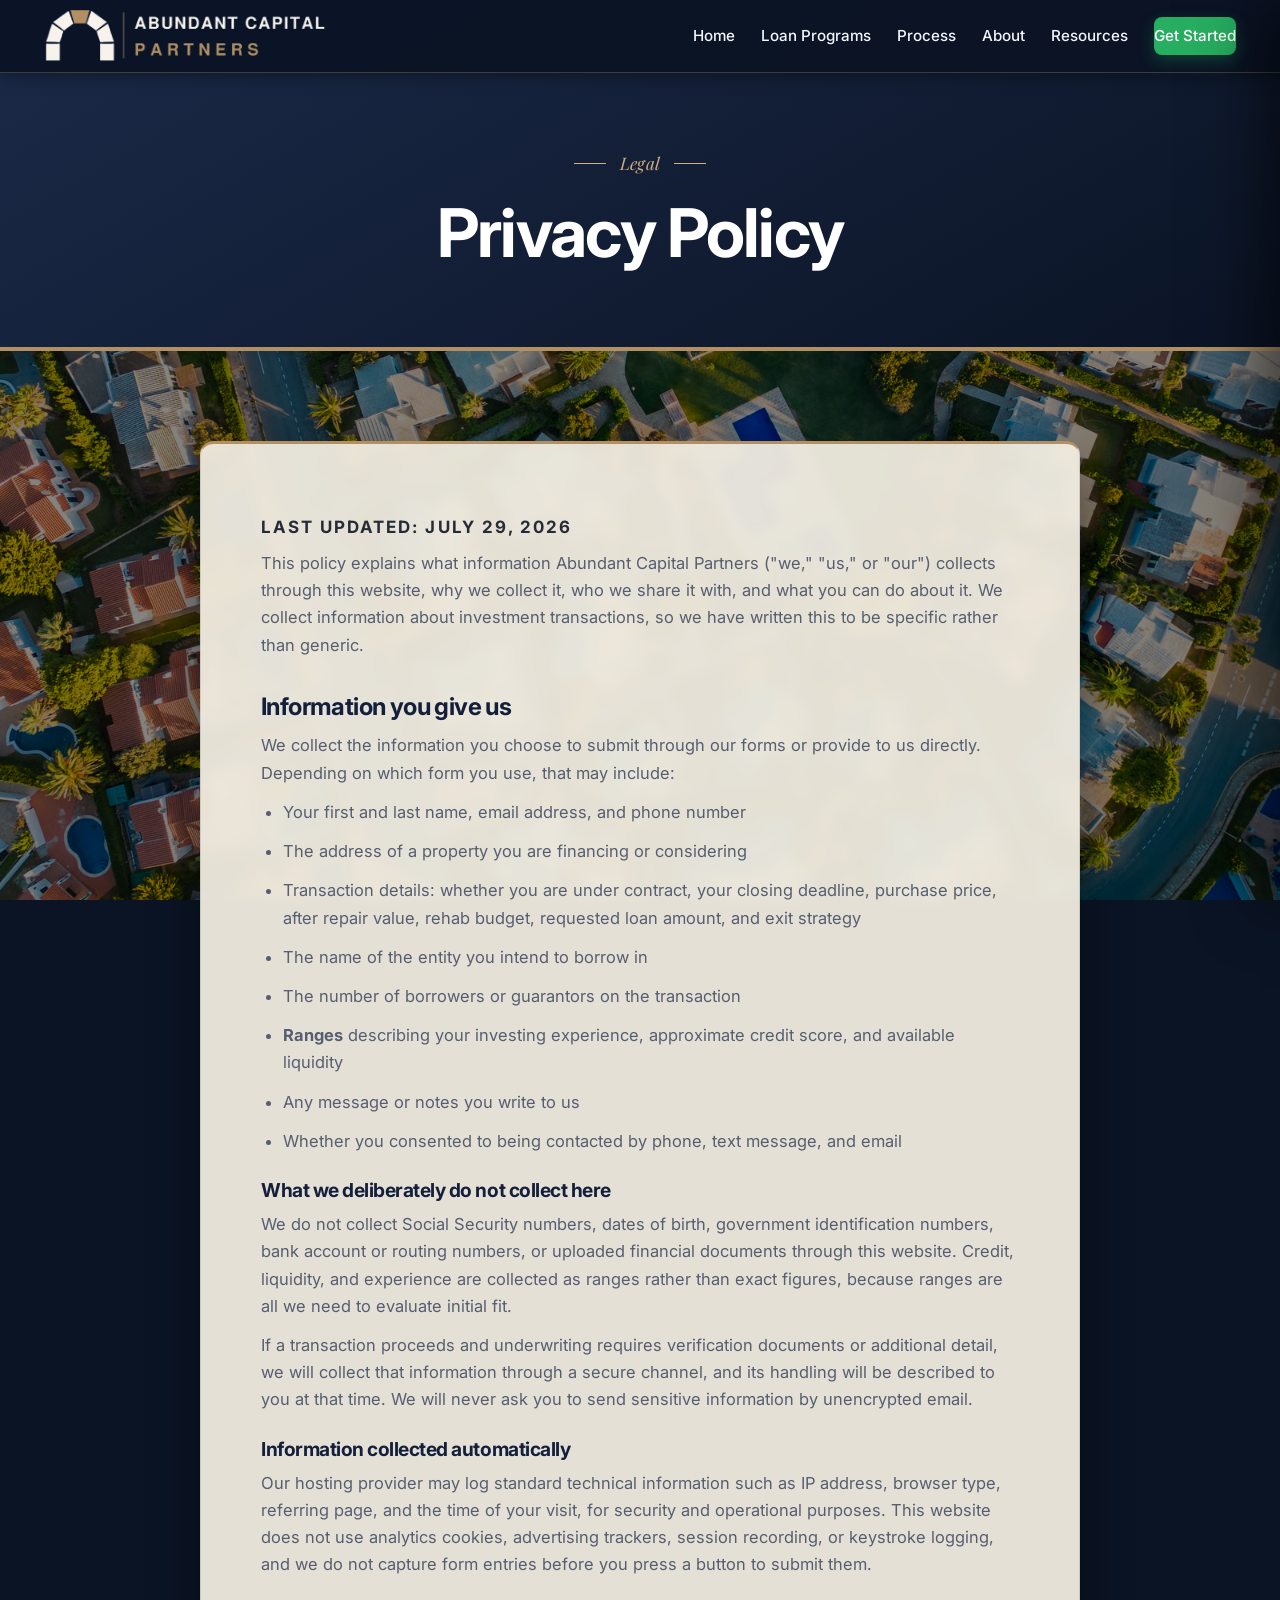
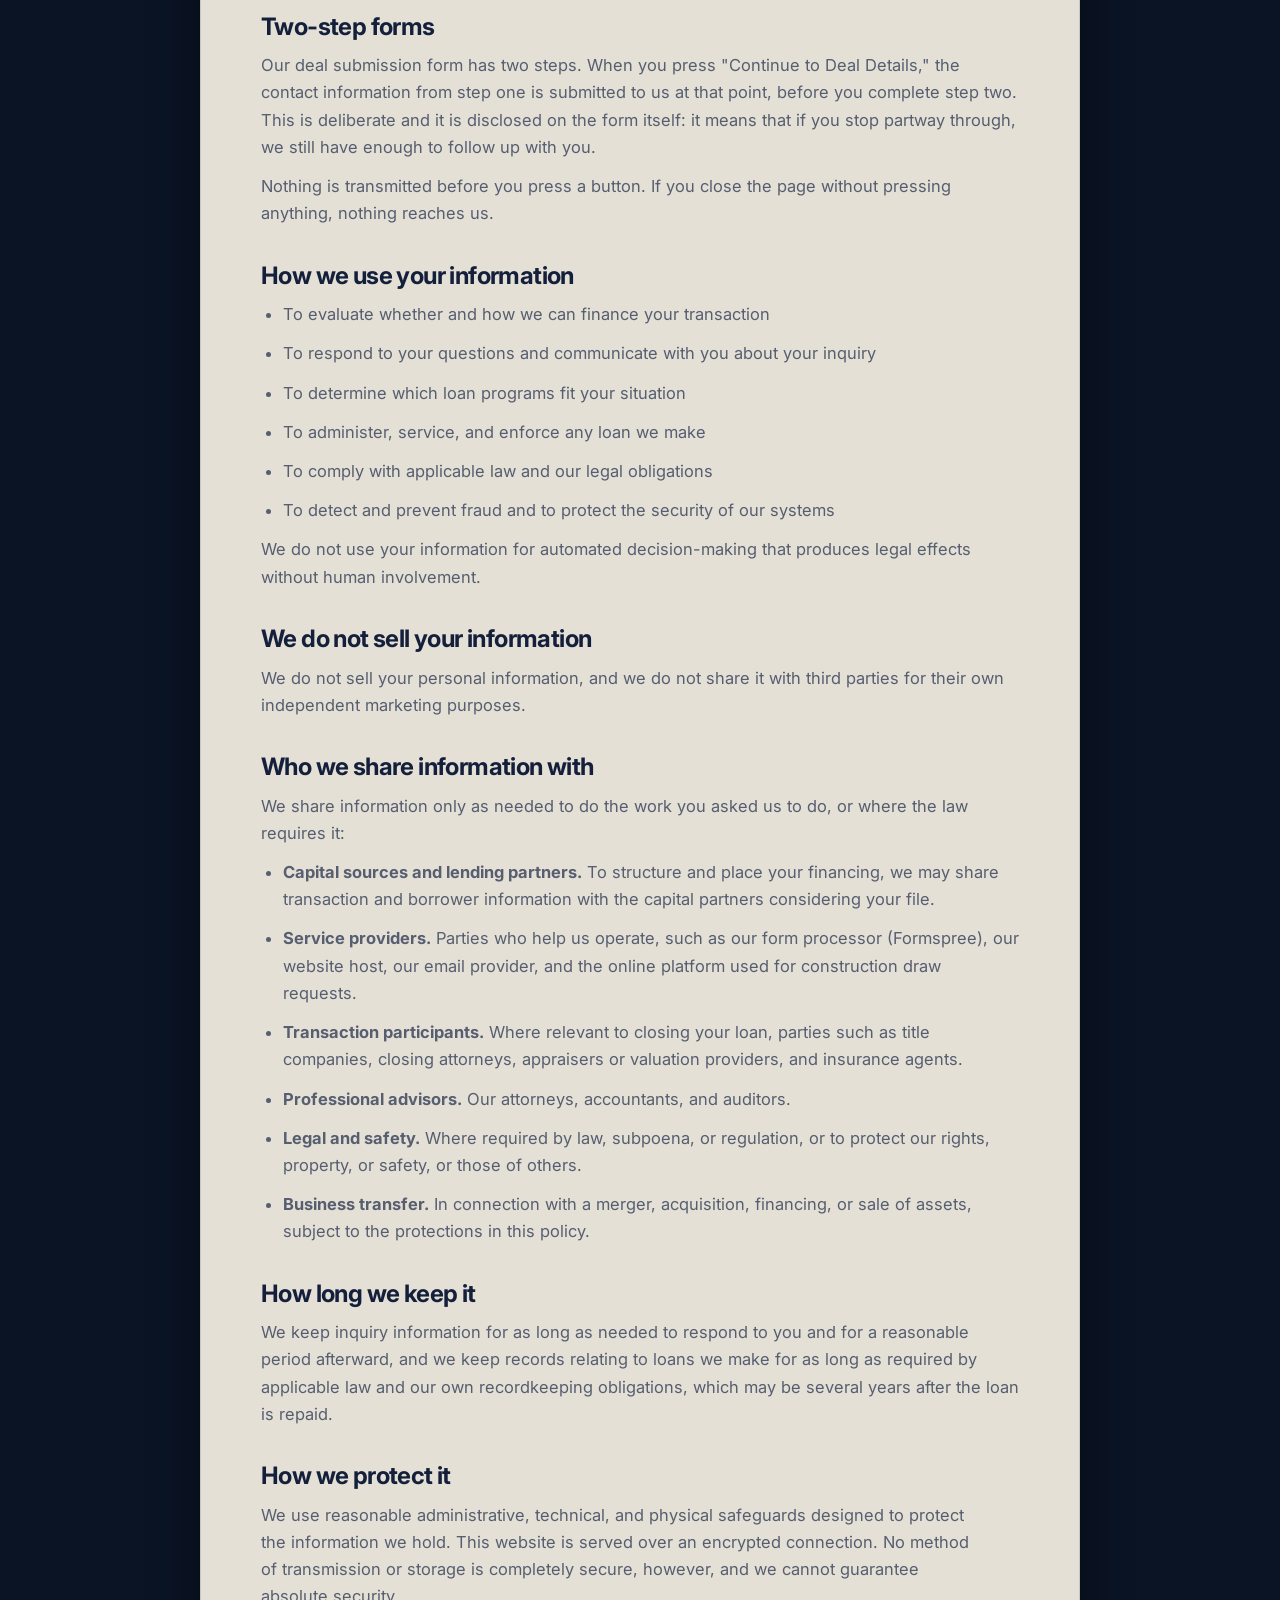
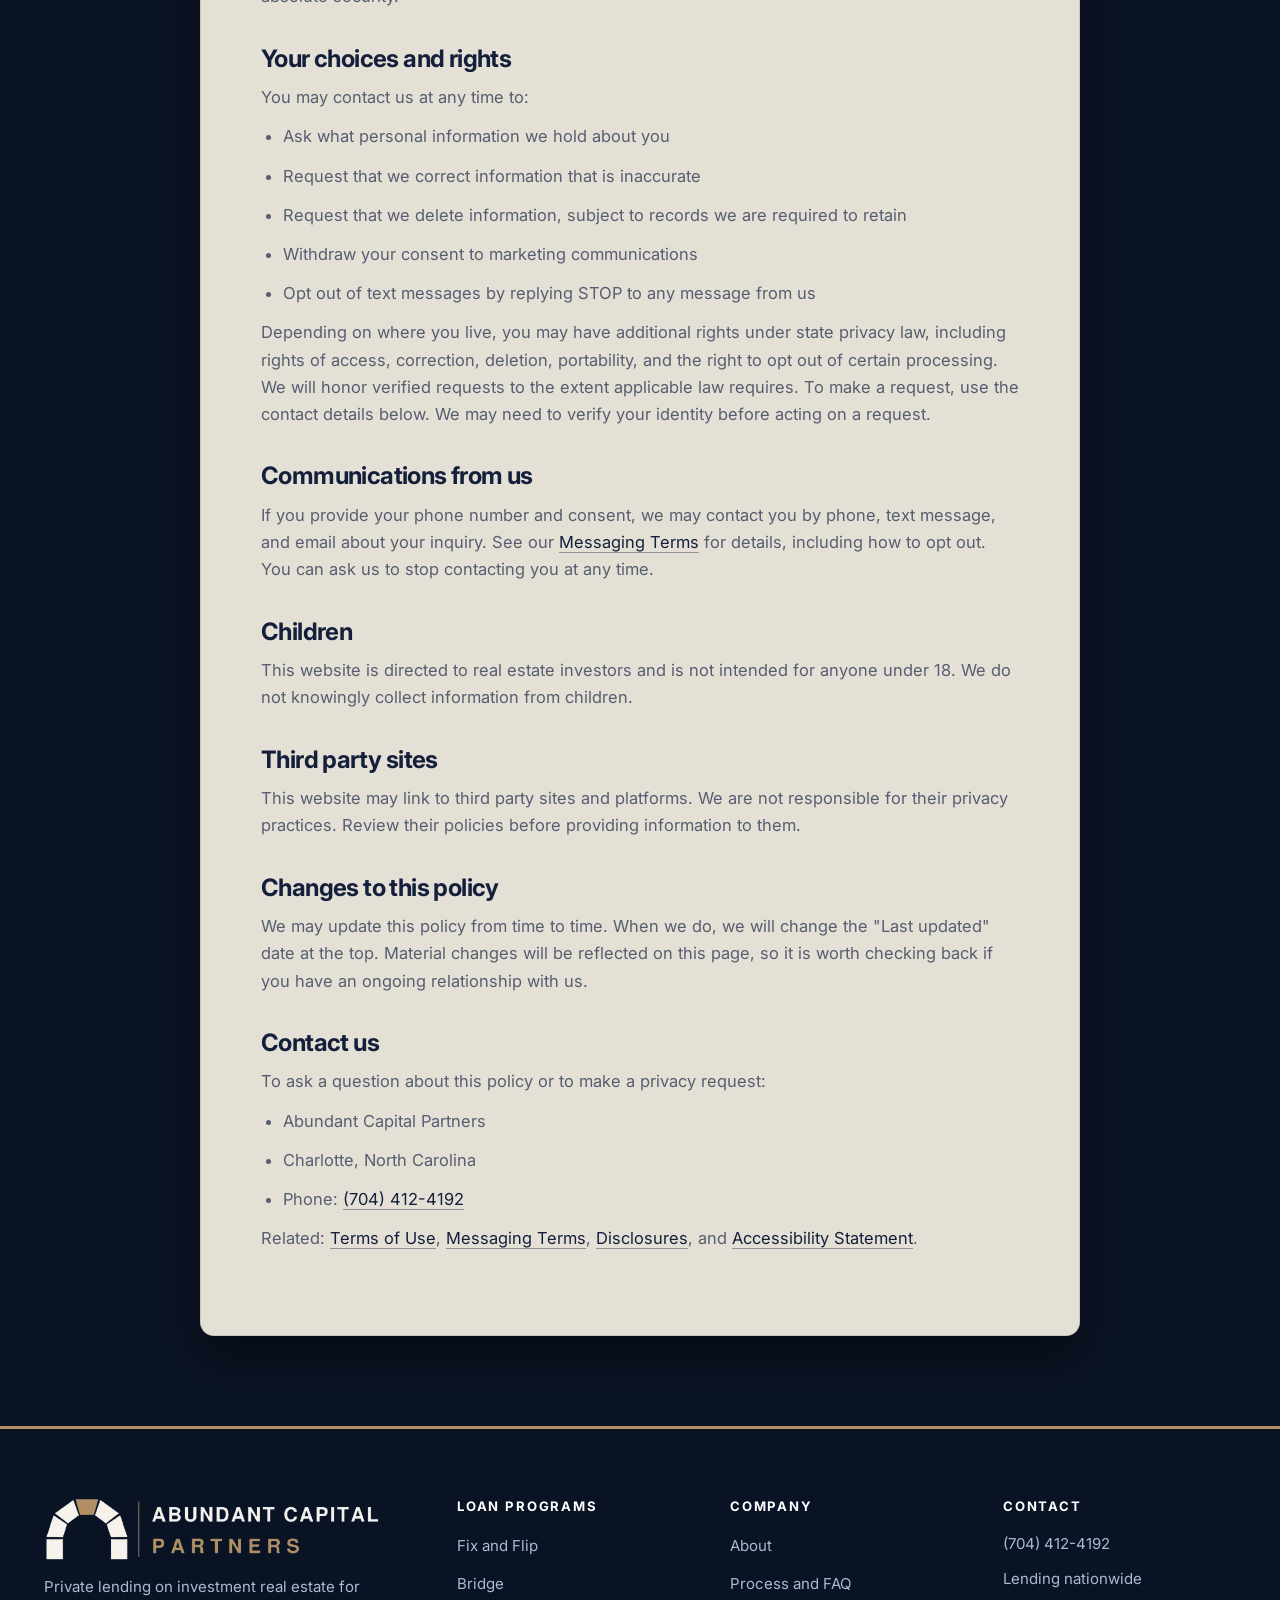
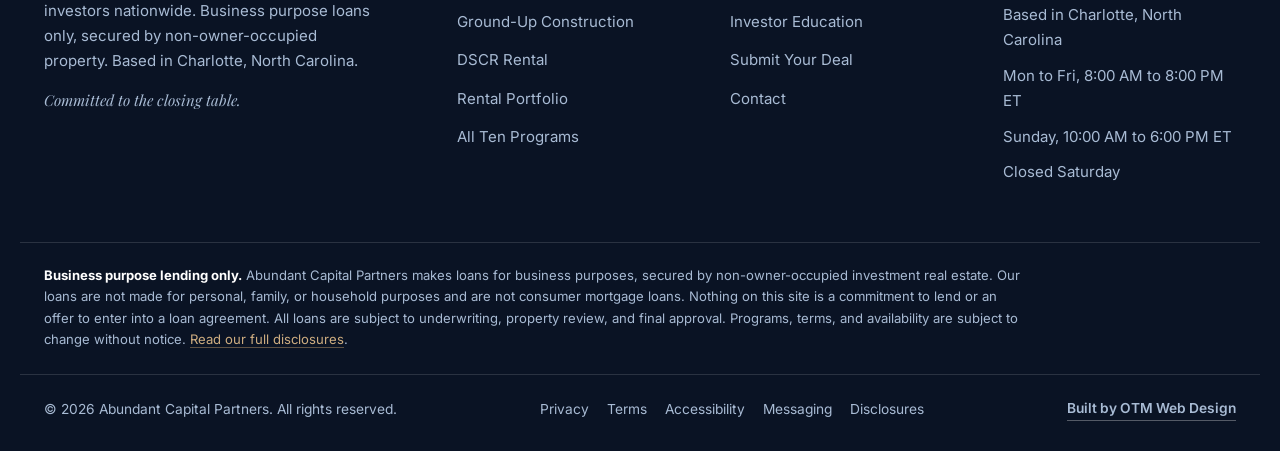
<file: privacy.html>
<!DOCTYPE html>
<!--
  DRAFT. Requires review by Abundant Capital Partners' attorney before launch.
  This is a plain-language starting point, not attorney-drafted counsel.
  Two items the attorney should specifically confirm:
    1. Whether Abundant Capital Partners is a "financial institution" subject to
       the GLBA Safeguards Rule and the GLBA privacy notice requirements. If it
       is, a separate GLBA privacy notice may be required in addition to this page.
    2. Which state privacy statutes apply given the states the business lends in.
  TODO: insert a contact email once confirmed. Search for CONTACT-EMAIL.
-->
<html lang="en">
<head>
  <meta charset="UTF-8">
  <meta name="viewport" content="width=device-width, initial-scale=1.0">
  <title>Privacy Policy | Abundant Capital Partners</title>
  <meta name="description" content="How Abundant Capital Partners collects, uses, and protects the information you provide through this website.">
  <meta name="robots" content="noindex">
  <link rel="icon" type="image/png" href="assets/favicon.png">
  <link rel="apple-touch-icon" href="assets/favicon.png">

  <link rel="preconnect" href="https://fonts.googleapis.com">
  <link rel="preconnect" href="https://fonts.gstatic.com" crossorigin>
  <link href="https://fonts.googleapis.com/css2?family=Inter:wght@400;500;600;700&family=Playfair+Display:ital,wght@1,400&display=swap" rel="stylesheet">
  <link rel="stylesheet" href="styles.css">
</head>
<body data-page="privacy">

  <nav class="nav">
    <div class="nav-inner">
      <a href="index.html" class="brand" aria-label="Abundant Capital Partners home">
        <img src="assets/logo.png" alt="Abundant Capital Partners logo">
      </a>
      <div class="nav-links">
        <a href="index.html" data-nav="home">Home</a>
        <a href="loan-programs.html" data-nav="programs">Loan Programs</a>
        <a href="process.html" data-nav="process">Process</a>
        <a href="about.html" data-nav="about">About</a>
        <a href="resources.html" data-nav="resources">Resources</a>
        <a href="contact.html" class="nav-cta" data-nav="contact">Get Started</a>
      </div>
      <button class="hamburger" aria-label="Open menu" aria-expanded="false"><span></span><span></span><span></span></button>
    </div>
  </nav>
  <div class="nav-backdrop"></div>
  <aside class="mobile-menu">
    <a href="index.html" data-nav="home">Home</a>
    <a href="loan-programs.html" data-nav="programs">Loan Programs</a>
    <a href="process.html" data-nav="process">Process</a>
    <a href="about.html" data-nav="about">About</a>
    <a href="resources.html" data-nav="resources">Resources</a>
    <a href="contact.html" class="btn btn-primary" data-nav="contact">Get Started</a>
  </aside>

  <header class="page-hero page-hero--short">
    <div class="inner">
      <span class="eyebrow eyebrow--center">Legal</span>
      <h1>Privacy Policy</h1>
    </div>
  </header>

  <section>
    <div class="container container--prose prose">
      <p class="legal-updated">Last updated: July 29, 2026</p>

      <p>This policy explains what information Abundant Capital Partners ("we," "us," or "our") collects through this website, why we collect it, who we share it with, and what you can do about it. We collect information about investment transactions, so we have written this to be specific rather than generic.</p>

      <h2>Information you give us</h2>
      <p>We collect the information you choose to submit through our forms or provide to us directly. Depending on which form you use, that may include:</p>
      <ul>
        <li>Your first and last name, email address, and phone number</li>
        <li>The address of a property you are financing or considering</li>
        <li>Transaction details: whether you are under contract, your closing deadline, purchase price, after repair value, rehab budget, requested loan amount, and exit strategy</li>
        <li>The name of the entity you intend to borrow in</li>
        <li>The number of borrowers or guarantors on the transaction</li>
        <li><strong>Ranges</strong> describing your investing experience, approximate credit score, and available liquidity</li>
        <li>Any message or notes you write to us</li>
        <li>Whether you consented to being contacted by phone, text message, and email</li>
      </ul>

      <h3>What we deliberately do not collect here</h3>
      <p>We do not collect Social Security numbers, dates of birth, government identification numbers, bank account or routing numbers, or uploaded financial documents through this website. Credit, liquidity, and experience are collected as ranges rather than exact figures, because ranges are all we need to evaluate initial fit.</p>
      <p>If a transaction proceeds and underwriting requires verification documents or additional detail, we will collect that information through a secure channel, and its handling will be described to you at that time. We will never ask you to send sensitive information by unencrypted email.</p>

      <h3>Information collected automatically</h3>
      <p>Our hosting provider may log standard technical information such as IP address, browser type, referring page, and the time of your visit, for security and operational purposes. This website does not use analytics cookies, advertising trackers, session recording, or keystroke logging, and we do not capture form entries before you press a button to submit them.</p>

      <h2>Two-step forms</h2>
      <p>Our deal submission form has two steps. When you press "Continue to Deal Details," the contact information from step one is submitted to us at that point, before you complete step two. This is deliberate and it is disclosed on the form itself: it means that if you stop partway through, we still have enough to follow up with you.</p>
      <p>Nothing is transmitted before you press a button. If you close the page without pressing anything, nothing reaches us.</p>

      <h2>How we use your information</h2>
      <ul>
        <li>To evaluate whether and how we can finance your transaction</li>
        <li>To respond to your questions and communicate with you about your inquiry</li>
        <li>To determine which loan programs fit your situation</li>
        <li>To administer, service, and enforce any loan we make</li>
        <li>To comply with applicable law and our legal obligations</li>
        <li>To detect and prevent fraud and to protect the security of our systems</li>
      </ul>
      <p>We do not use your information for automated decision-making that produces legal effects without human involvement.</p>

      <h2>We do not sell your information</h2>
      <p>We do not sell your personal information, and we do not share it with third parties for their own independent marketing purposes.</p>

      <h2>Who we share information with</h2>
      <p>We share information only as needed to do the work you asked us to do, or where the law requires it:</p>
      <ul>
        <li><strong>Capital sources and lending partners.</strong> To structure and place your financing, we may share transaction and borrower information with the capital partners considering your file.</li>
        <li><strong>Service providers.</strong> Parties who help us operate, such as our form processor (Formspree), our website host, our email provider, and the online platform used for construction draw requests.</li>
        <li><strong>Transaction participants.</strong> Where relevant to closing your loan, parties such as title companies, closing attorneys, appraisers or valuation providers, and insurance agents.</li>
        <li><strong>Professional advisors.</strong> Our attorneys, accountants, and auditors.</li>
        <li><strong>Legal and safety.</strong> Where required by law, subpoena, or regulation, or to protect our rights, property, or safety, or those of others.</li>
        <li><strong>Business transfer.</strong> In connection with a merger, acquisition, financing, or sale of assets, subject to the protections in this policy.</li>
      </ul>

      <h2>How long we keep it</h2>
      <p>We keep inquiry information for as long as needed to respond to you and for a reasonable period afterward, and we keep records relating to loans we make for as long as required by applicable law and our own recordkeeping obligations, which may be several years after the loan is repaid.</p>

      <h2>How we protect it</h2>
      <p>We use reasonable administrative, technical, and physical safeguards designed to protect the information we hold. This website is served over an encrypted connection. No method of transmission or storage is completely secure, however, and we cannot guarantee absolute security.</p>

      <h2>Your choices and rights</h2>
      <p>You may contact us at any time to:</p>
      <ul>
        <li>Ask what personal information we hold about you</li>
        <li>Request that we correct information that is inaccurate</li>
        <li>Request that we delete information, subject to records we are required to retain</li>
        <li>Withdraw your consent to marketing communications</li>
        <li>Opt out of text messages by replying STOP to any message from us</li>
      </ul>
      <p>Depending on where you live, you may have additional rights under state privacy law, including rights of access, correction, deletion, portability, and the right to opt out of certain processing. We will honor verified requests to the extent applicable law requires. To make a request, use the contact details below. We may need to verify your identity before acting on a request.</p>

      <h2>Communications from us</h2>
      <p>If you provide your phone number and consent, we may contact you by phone, text message, and email about your inquiry. See our <a href="sms-terms.html">Messaging Terms</a> for details, including how to opt out. You can ask us to stop contacting you at any time.</p>

      <h2>Children</h2>
      <p>This website is directed to real estate investors and is not intended for anyone under 18. We do not knowingly collect information from children.</p>

      <h2>Third party sites</h2>
      <p>This website may link to third party sites and platforms. We are not responsible for their privacy practices. Review their policies before providing information to them.</p>

      <h2>Changes to this policy</h2>
      <p>We may update this policy from time to time. When we do, we will change the "Last updated" date at the top. Material changes will be reflected on this page, so it is worth checking back if you have an ongoing relationship with us.</p>

      <h2>Contact us</h2>
      <p>To ask a question about this policy or to make a privacy request:</p>
      <ul>
        <li>Abundant Capital Partners</li>
        <li>Charlotte, North Carolina</li>
        <li>Phone: <a href="tel:+17044124192">(704) 412-4192</a></li>
        <!-- CONTACT-EMAIL: add the confirmed business email address here -->
      </ul>
      <p>Related: <a href="terms.html">Terms of Use</a>, <a href="sms-terms.html">Messaging Terms</a>, <a href="disclosures.html">Disclosures</a>, and <a href="accessibility.html">Accessibility Statement</a>.</p>
    </div>
  </section>

  <footer class="footer">
    <div class="footer-grid">
      <div class="footer-brand">
        <img src="assets/logo.png" alt="Abundant Capital Partners logo">
        <p>Private lending on investment real estate for investors nationwide. Business purpose loans only, secured by non-owner-occupied property. Based in Charlotte, North Carolina.</p>
        <p class="footer-tag">Committed to the closing table.</p>
      </div>
      <div class="footer-col">
        <h4>Loan Programs</h4>
        <ul>
          <li><a href="loan-programs.html#fix-and-flip">Fix and Flip</a></li>
          <li><a href="loan-programs.html#bridge">Bridge</a></li>
          <li><a href="loan-programs.html#construction">Ground-Up Construction</a></li>
          <li><a href="loan-programs.html#dscr">DSCR Rental</a></li>
          <li><a href="loan-programs.html#portfolio">Rental Portfolio</a></li>
          <li><a href="loan-programs.html">All Ten Programs</a></li>
        </ul>
      </div>
      <div class="footer-col">
        <h4>Company</h4>
        <ul>
          <li><a href="about.html">About</a></li>
          <li><a href="process.html">Process and FAQ</a></li>
          <li><a href="resources.html">Investor Education</a></li>
          <li><a href="contact.html">Submit Your Deal</a></li>
          <li><a href="contact.html">Contact</a></li>
        </ul>
      </div>
      <div class="footer-col">
        <h4>Contact</h4>
        <ul class="footer-contact">
          <li><a href="tel:+17044124192">(704) 412-4192</a></li>
          <li><span>Lending nationwide</span></li>
          <li><span>Based in Charlotte, North Carolina</span></li>
          <li><span>Mon to Fri, 8:00 AM to 8:00 PM ET</span></li>
          <li><span>Sunday, 10:00 AM to 6:00 PM ET</span></li>
          <li><span>Closed Saturday</span></li>
        </ul>
      </div>
    </div>
    <div class="footer-disclaimer">
      <p><strong>Business purpose lending only.</strong> Abundant Capital Partners makes loans for business purposes, secured by non-owner-occupied investment real estate. Our loans are not made for personal, family, or household purposes and are not consumer mortgage loans. Nothing on this site is a commitment to lend or an offer to enter into a loan agreement. All loans are subject to underwriting, property review, and final approval. Programs, terms, and availability are subject to change without notice. <a href="disclosures.html">Read our full disclosures</a>.</p>
    </div>
    <div class="footer-bottom">
      <span>&copy; <span id="year">2026</span> Abundant Capital Partners. All rights reserved.</span>
      <div class="footer-legal-links">
        <a href="privacy.html">Privacy</a>
        <a href="terms.html">Terms</a>
        <a href="accessibility.html">Accessibility</a>
        <a href="sms-terms.html">Messaging</a>
        <a href="disclosures.html">Disclosures</a>
      </div>
      <a class="otm-credit" href="https://otm-designs.com" target="_blank" rel="noopener">Built by OTM Web Design</a>
    </div>
  </footer>

  <script src="script.js"></script>
</body>
</html>
</file>
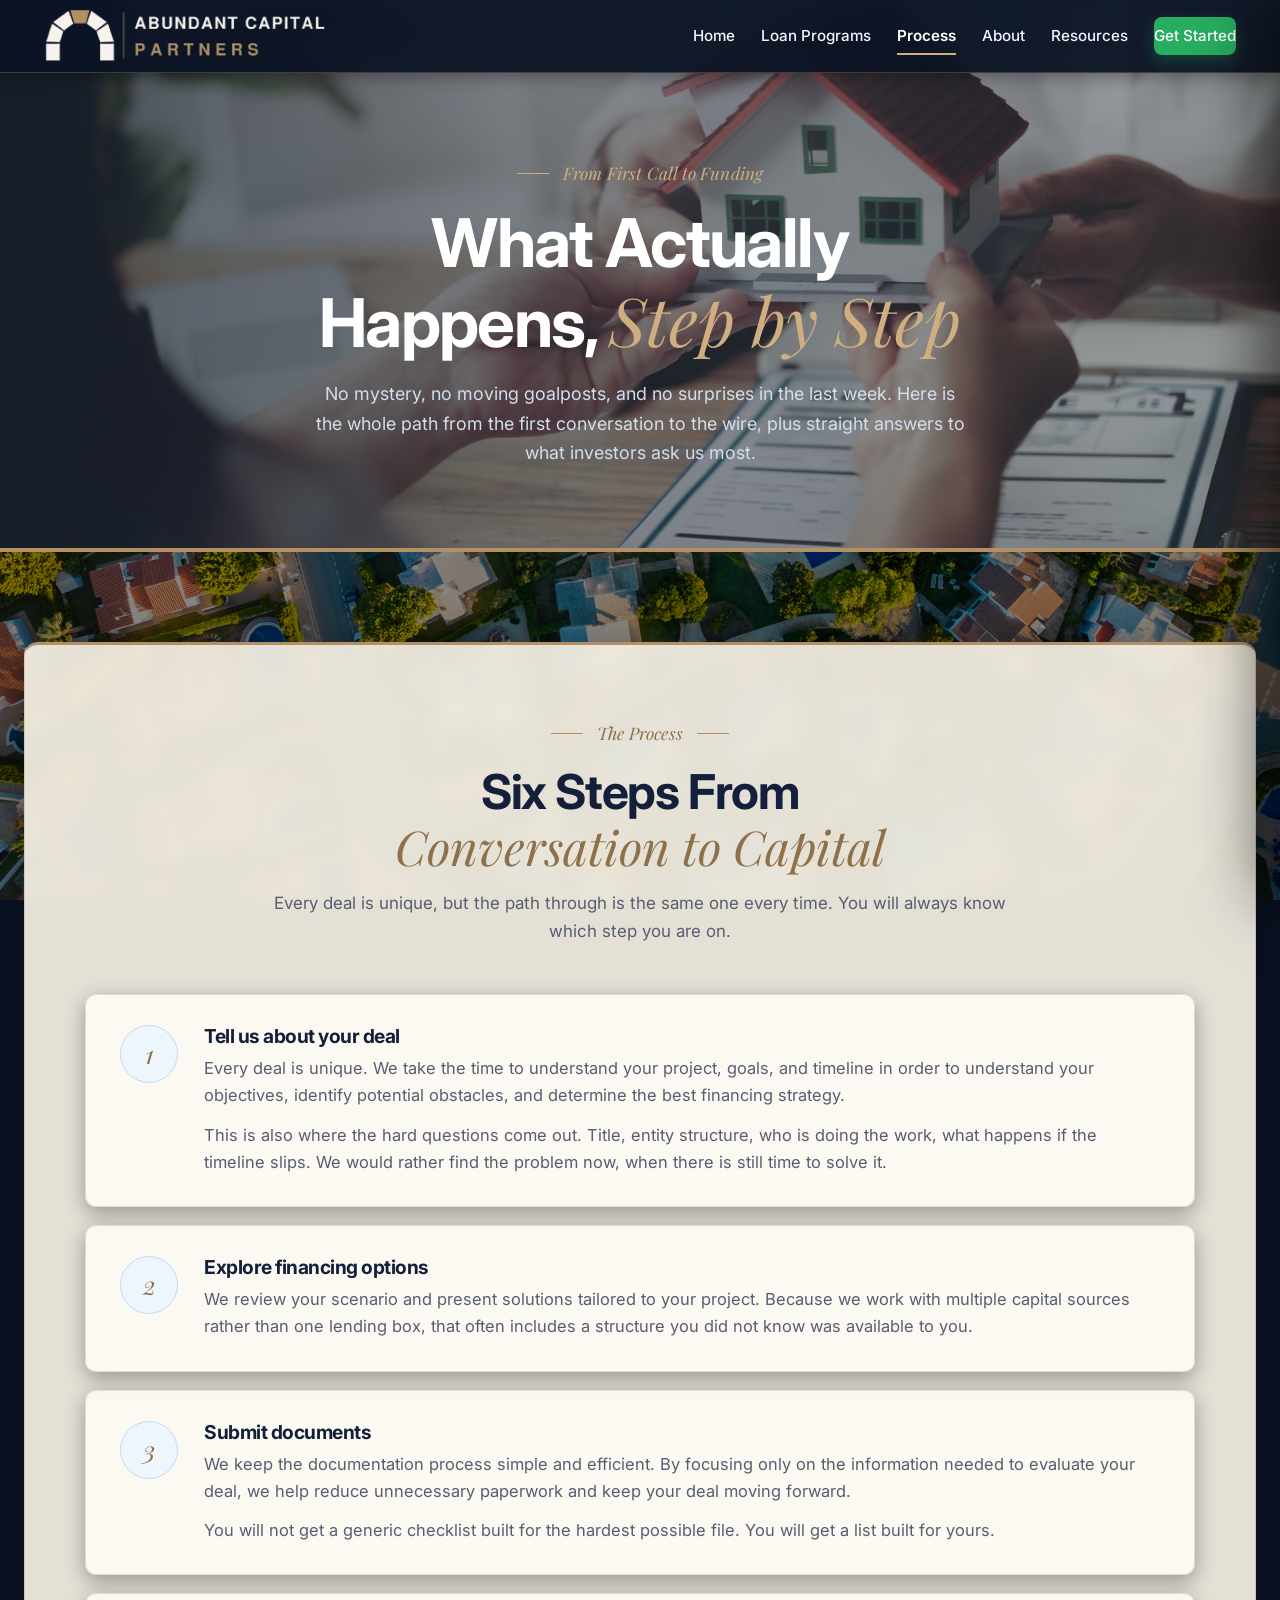
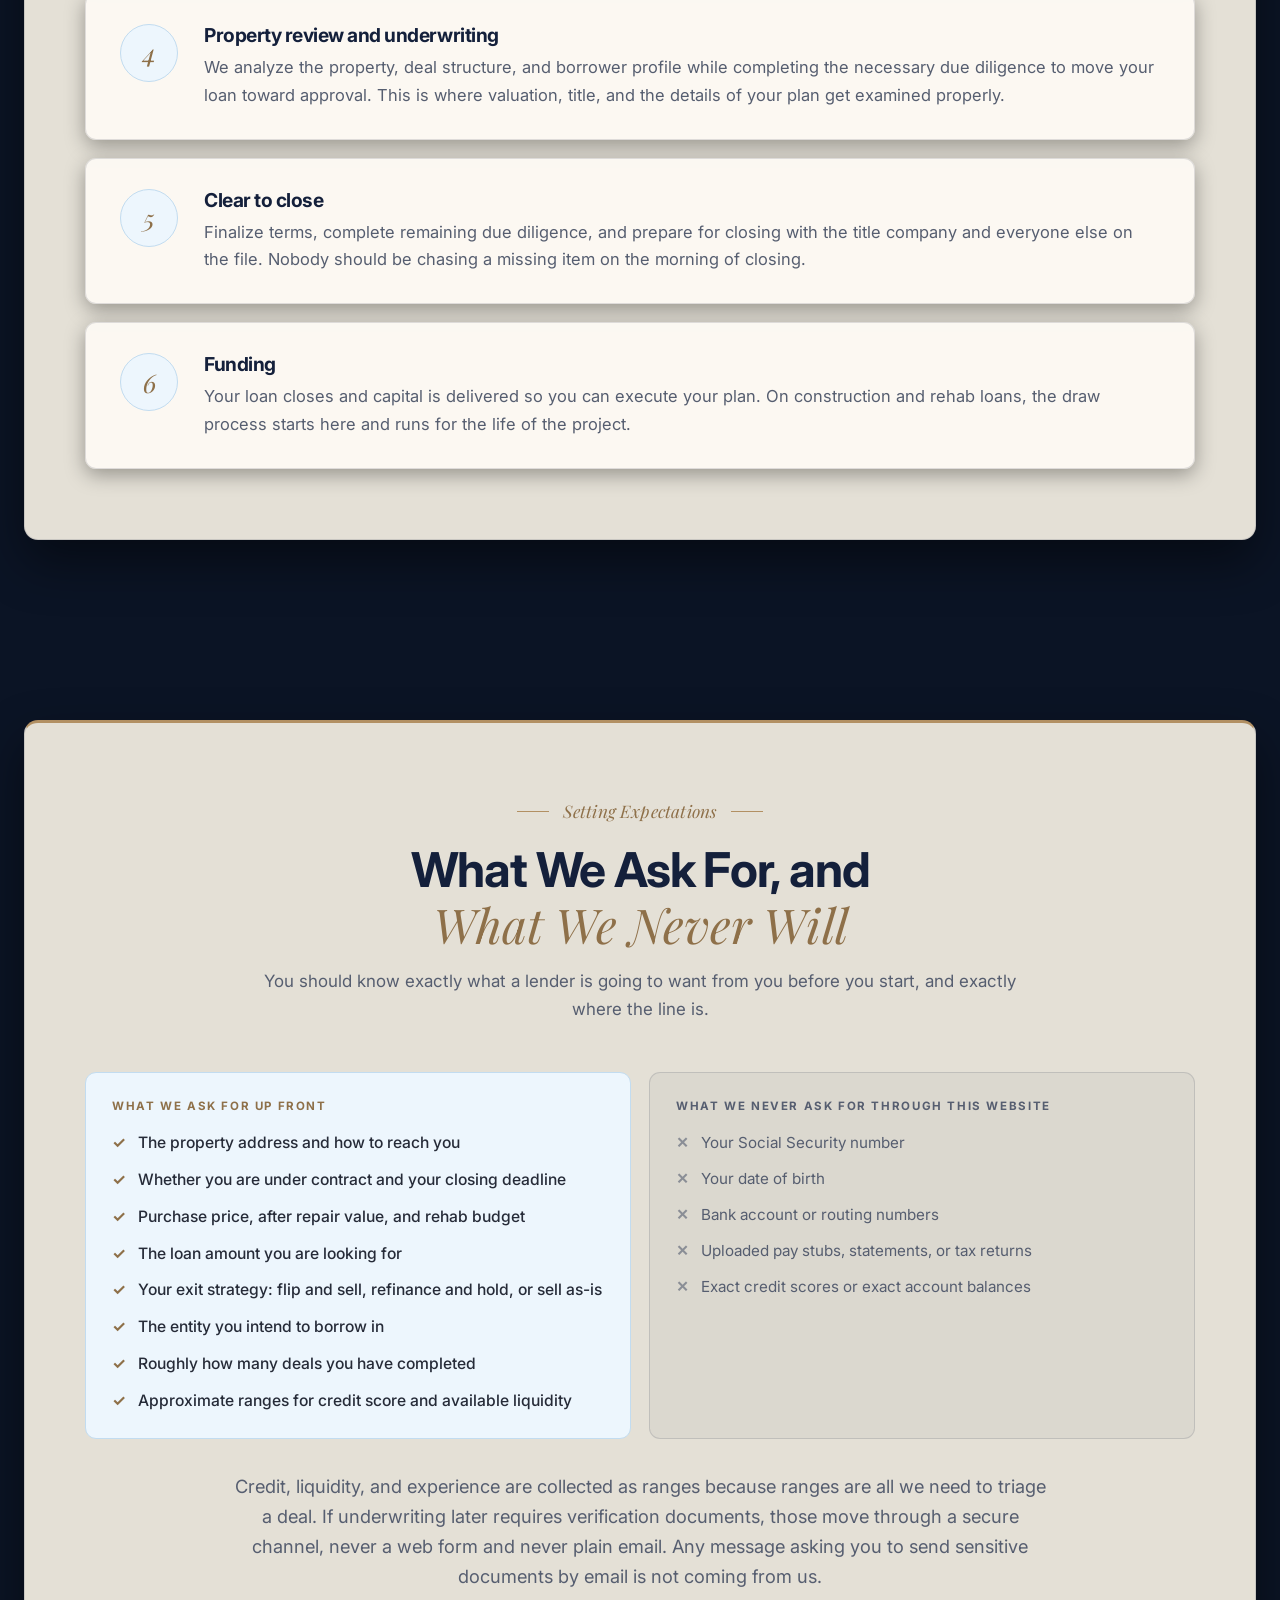
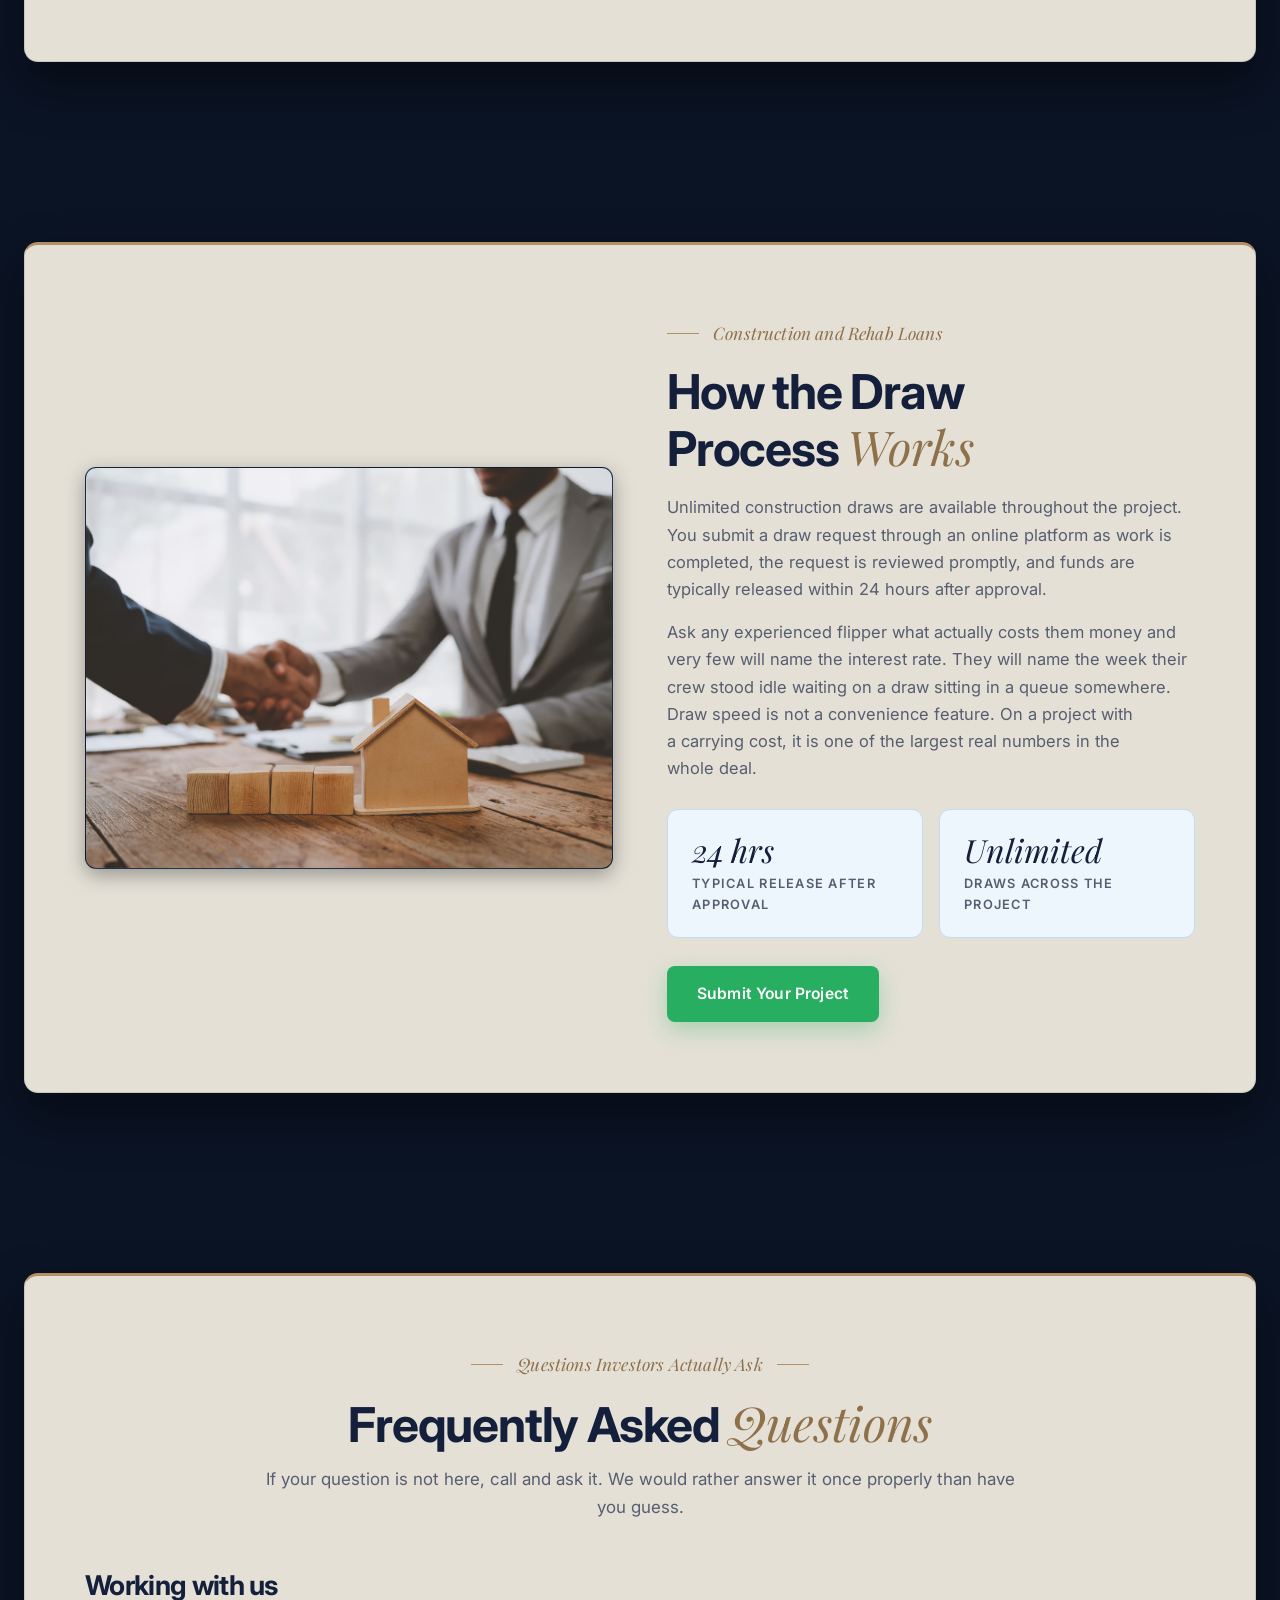
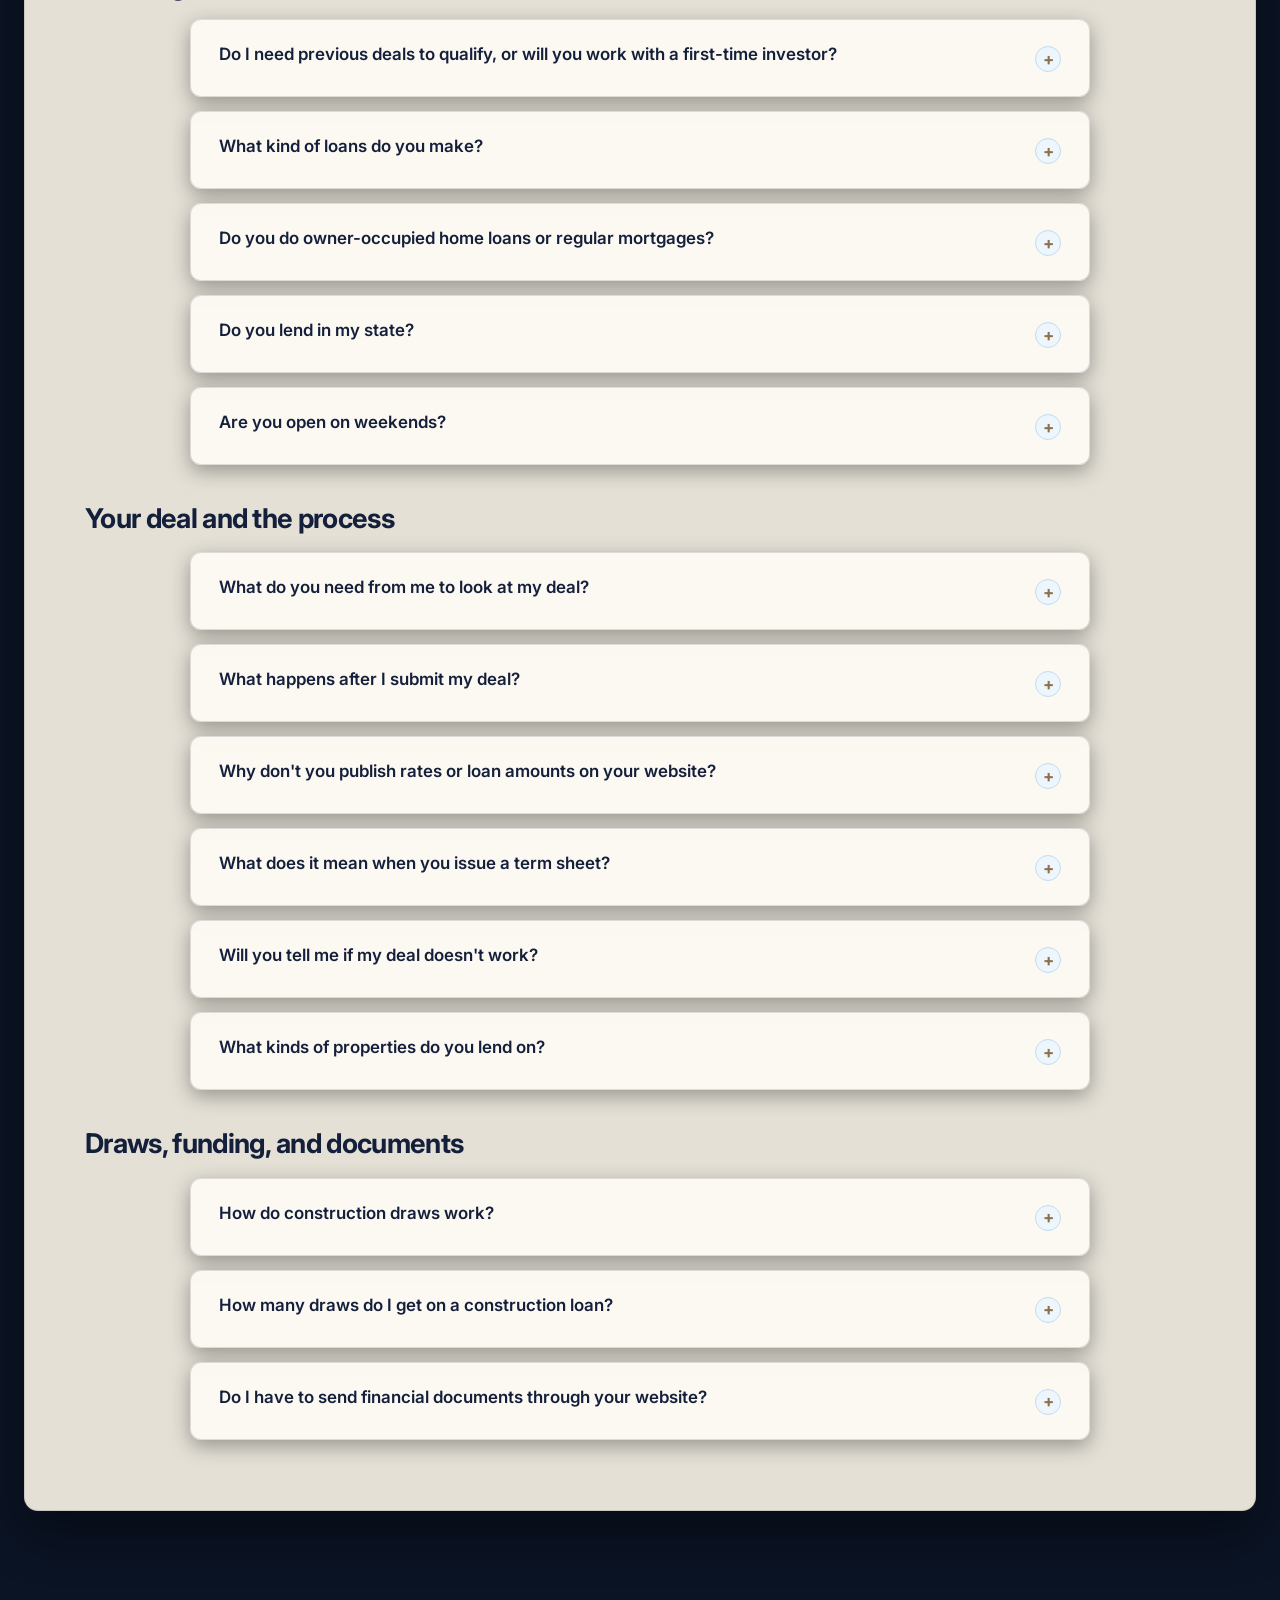
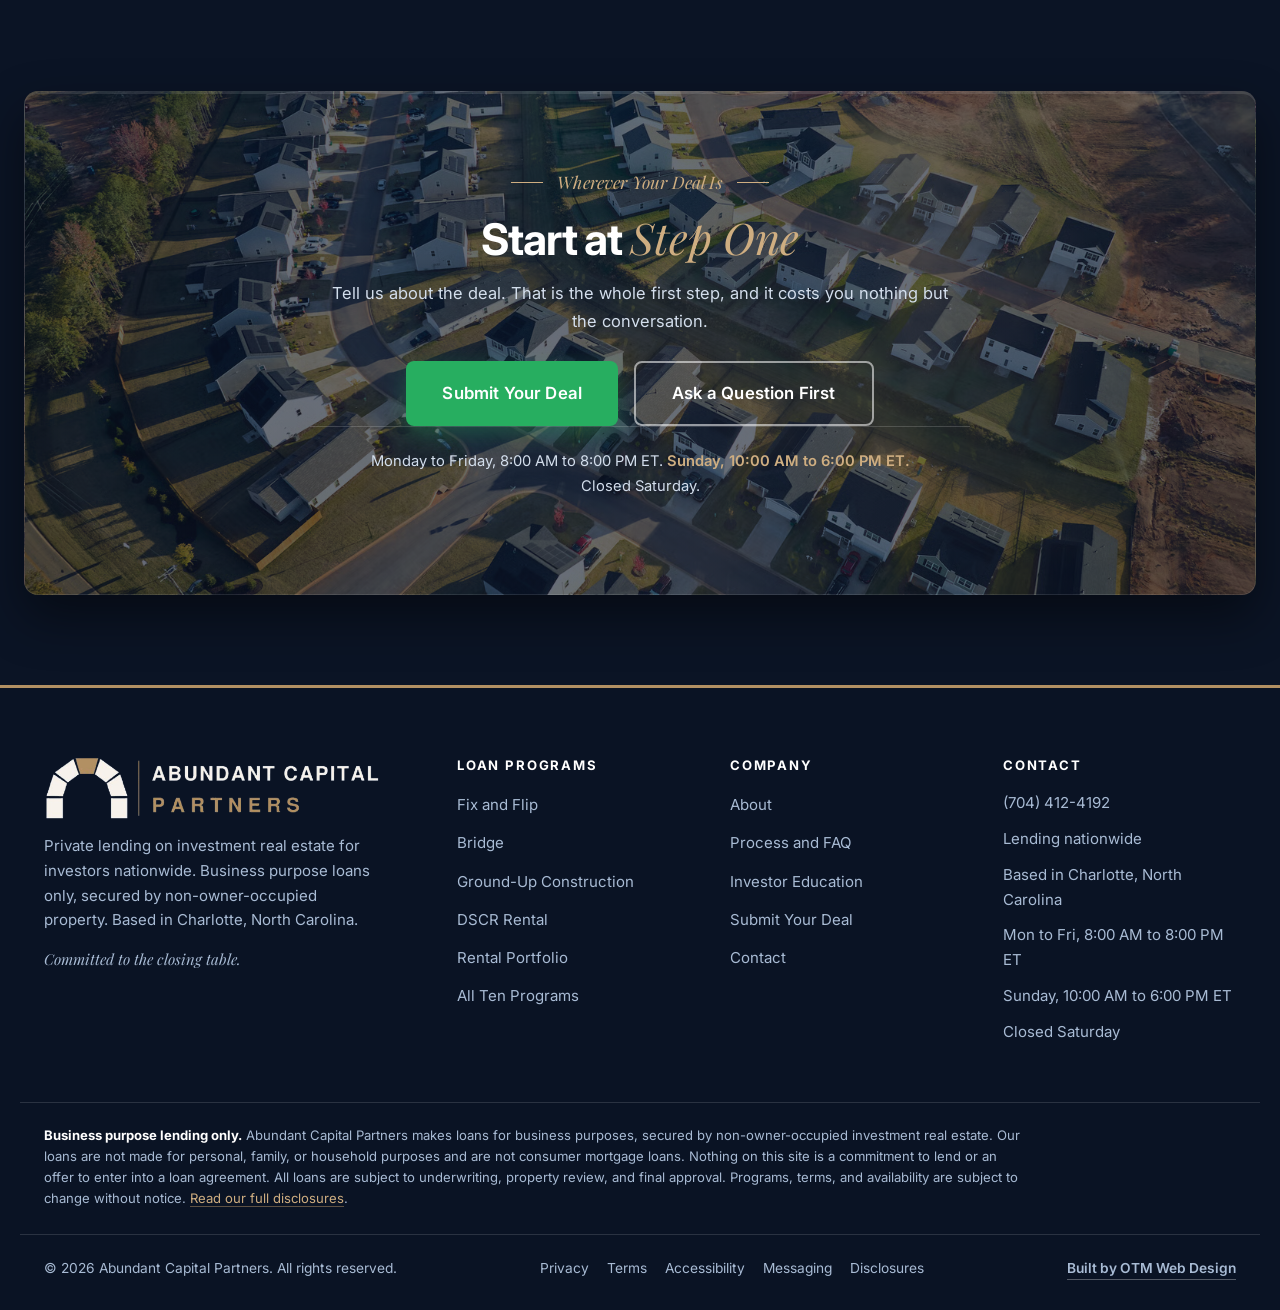
<file: process.html>
<!DOCTYPE html>
<html lang="en">
<head>
  <meta charset="UTF-8">
  <meta name="viewport" content="width=device-width, initial-scale=1.0">
  <title>Our Process and FAQ | Abundant Capital Partners</title>
  <meta name="description" content="How a loan works with Abundant Capital Partners: six steps from the first call to funding, how construction draws work, and answers to common investor questions.">
  <link rel="canonical" href="https://abundantcapitalpartners.com/process">
  <link rel="icon" type="image/png" href="assets/favicon.png">
  <link rel="apple-touch-icon" href="assets/favicon.png">

  <meta property="og:type" content="website">
  <meta property="og:site_name" content="Abundant Capital Partners">
  <meta property="og:title" content="Our Process and FAQ | Abundant Capital Partners">
  <meta property="og:description" content="How a loan works with Abundant Capital Partners: six steps from the first call to funding, how construction draws work, and answers to common investor questions.">
  <meta property="og:url" content="https://abundantcapitalpartners.com/process">
  <meta property="og:image" content="https://abundantcapitalpartners.com/assets/og-image.jpg">
  <meta property="og:image:width" content="1200">
  <meta property="og:image:height" content="630">
  <meta property="og:image:alt" content="Abundant Capital Partners">
  <meta name="twitter:card" content="summary_large_image">
  <meta name="twitter:title" content="Our Process and FAQ | Abundant Capital Partners">
  <meta name="twitter:description" content="How a loan works with Abundant Capital Partners: six steps from the first call to funding, how construction draws work, and answers to common investor questions.">
  <meta name="twitter:image" content="https://abundantcapitalpartners.com/assets/og-image.jpg">

  <script type="application/ld+json">
  {
    "@context": "https://schema.org",
    "@type": "FAQPage",
    "mainEntity": [
      {
        "@type": "Question",
        "name": "Do I need previous deals to qualify, or will you work with a first-time investor?",
        "acceptedAnswer": {
          "@type": "Answer",
          "text": "We work with first-time investors. Most hard money lenders require prior completed projects and will tell you so on the first call. We work with everyone from first-time investors completing their first project to experienced operators managing large portfolios, and we especially enjoy helping newer investors successfully complete their first deal. Expect more questions and more explanation on a first deal, because getting the first one right is what makes the next ten possible."
        }
      },
      {
        "@type": "Question",
        "name": "What kind of loans do you make?",
        "acceptedAnswer": {
          "@type": "Answer",
          "text": "We make business purpose loans secured by non-owner-occupied investment real estate. We offer ten programs: fix and flip, bridge, ground-up construction, DSCR rental, short term rentals, mid term rentals, cash-out refinance, rental portfolio, multifamily bridge, and commercial bridge loans. Every loan is made to an investor for an investment property, never for a home you intend to live in."
        }
      },
      {
        "@type": "Question",
        "name": "Do you do owner-occupied home loans or regular mortgages?",
        "acceptedAnswer": {
          "@type": "Answer",
          "text": "No. We focus exclusively on investment real estate financing and we are not the right fit for owner-occupied residential mortgages or consumer lending. If that is what you need, tell us and we will point you toward someone who does it well rather than waste a week of your time."
        }
      },
      {
        "@type": "Question",
        "name": "What do you need from me to look at my deal?",
        "acceptedAnswer": {
          "@type": "Answer",
          "text": "To start, the property address and how to reach you. To give you real numbers, we also want to know whether you are under contract, your closing deadline, the purchase price, the after repair value, the rehab budget, the loan amount you are looking for, your exit strategy, the entity you are borrowing in, roughly how many deals you have completed, and approximate ranges for credit and available liquidity. Our deal form asks for the first four, then the rest on a second step, so a partial submission still reaches us."
        }
      },
      {
        "@type": "Question",
        "name": "Why don't you publish rates or loan amounts on your website?",
        "acceptedAnswer": {
          "@type": "Answer",
          "text": "Because terms on investment property financing vary by loan structure, and a single published number would be misleading for most of the deals that reach us. The property, the plan, the timeline, the exit, and your experience all move the terms. We would rather price your actual deal on a phone call than publish a headline number you cannot get. Call with a property address and a plan and you will usually get real numbers in the same conversation."
        }
      },
      {
        "@type": "Question",
        "name": "What happens after I submit my deal?",
        "acceptedAnswer": {
          "@type": "Answer",
          "text": "There are six steps. We talk through your deal and your objectives, we present the financing options that fit, you send a focused set of documents, we complete property review and underwriting, we finalize terms and clear to close, and then the loan funds. You have one point of contact the whole way through, and you hear about problems in the first conversation rather than the last one."
        }
      },
      {
        "@type": "Question",
        "name": "How do construction draws work?",
        "acceptedAnswer": {
          "@type": "Answer",
          "text": "You request a draw through an online platform as work is completed. The request is reviewed promptly, and once approved, funds are typically released within 24 hours. Draw speed matters more than most borrowers expect: a crew that goes unpaid for a week goes to somebody else's job, so a slow draw process quietly costs far more than a slightly better rate saves."
        }
      },
      {
        "@type": "Question",
        "name": "How many draws do I get on a construction loan?",
        "acceptedAnswer": {
          "@type": "Answer",
          "text": "Unlimited construction draws are available throughout the project. We do not ration them or penalize you for needing a fourth or a fifth. Projects do not run on an even schedule, and a draw structure that pretends otherwise just pushes the cost onto you."
        }
      },
      {
        "@type": "Question",
        "name": "What does it mean when you issue a term sheet?",
        "acceptedAnswer": {
          "@type": "Answer",
          "text": "It means we have already decided we want the deal. We do not issue term sheets casually, and when we commit to a deal we are committed to getting it to the closing table. All loans remain subject to underwriting, property review, and final approval, so no lender can honestly promise otherwise. What we can tell you is that we front-load the hard questions, so you should not be surprised at the end by something we could have raised at the start."
        }
      },
      {
        "@type": "Question",
        "name": "Will you tell me if my deal doesn't work?",
        "acceptedAnswer": {
          "@type": "Answer",
          "text": "Yes, and we will tell you quickly and explain why. A fast, honest no is worth more to you than a slow maybe that ties up your contract. If there is a version of the deal that would work, whether that is a different structure, a different price, or a different exit, we will tell you what would have to change."
        }
      },
      {
        "@type": "Question",
        "name": "What kinds of properties do you lend on?",
        "acceptedAnswer": {
          "@type": "Answer",
          "text": "Single family one to four units, multifamily of five units and up, mixed use, commercial, land and lots, condominiums and townhomes, build-to-rent communities, and portfolios. All of it non-owner-occupied and held for investment purposes."
        }
      },
      {
        "@type": "Question",
        "name": "Do you lend in my state?",
        "acceptedAnswer": {
          "@type": "Answer",
          "text": "We work with real estate investors throughout the United States, and the location of the property is one of the first things we ask about. Program availability does vary by state and by property type, so the honest answer depends on where your property is. Tell us the address early and we will tell you what is available there, rather than letting you find that out late in the process. We are based in Charlotte, North Carolina, but investment property lending is not a walk-in business, so where you are matters far less than what the deal looks like."
        }
      },
      {
        "@type": "Question",
        "name": "Are you open on weekends?",
        "acceptedAnswer": {
          "@type": "Answer",
          "text": "We are open Sunday from 10:00 AM to 6:00 PM Eastern, and Monday through Friday from 8:00 AM to 8:00 PM Eastern. We are closed Saturday. Sunday hours are unusual for a lender and they exist for a practical reason: deals frequently come apart over a weekend with a Monday deadline attached, and that is exactly when most lenders are unreachable."
        }
      },
      {
        "@type": "Question",
        "name": "Do I have to send financial documents through your website?",
        "acceptedAnswer": {
          "@type": "Answer",
          "text": "No. Our deal form asks for credit, liquidity, and experience as ranges rather than exact figures, because ranges are all we need to triage a deal. We do not ask for your Social Security number, date of birth, bank account numbers, or document uploads through the website. If underwriting later needs verification documents, those are handled through a secure channel, never through a web form or plain email."
        }
      }
    ]
  }
  </script>

  <link rel="preconnect" href="https://fonts.googleapis.com">
  <link rel="preconnect" href="https://fonts.gstatic.com" crossorigin>
  <link href="https://fonts.googleapis.com/css2?family=Inter:wght@400;500;600;700&family=Playfair+Display:ital,wght@1,400&display=swap" rel="stylesheet">
  <link rel="stylesheet" href="styles.css">
</head>
<body data-page="process">

  <nav class="nav">
    <div class="nav-inner">
      <a href="index.html" class="brand" aria-label="Abundant Capital Partners home">
        <img src="assets/logo.png" alt="Abundant Capital Partners logo">
      </a>
      <div class="nav-links">
        <a href="index.html" data-nav="home">Home</a>
        <a href="loan-programs.html" data-nav="programs">Loan Programs</a>
        <a href="process.html" data-nav="process">Process</a>
        <a href="about.html" data-nav="about">About</a>
        <a href="resources.html" data-nav="resources">Resources</a>
        <a href="contact.html" class="nav-cta" data-nav="contact">Get Started</a>
      </div>
      <button class="hamburger" aria-label="Open menu" aria-expanded="false"><span></span><span></span><span></span></button>
    </div>
  </nav>
  <div class="nav-backdrop"></div>
  <aside class="mobile-menu">
    <a href="index.html" data-nav="home">Home</a>
    <a href="loan-programs.html" data-nav="programs">Loan Programs</a>
    <a href="process.html" data-nav="process">Process</a>
    <a href="about.html" data-nav="about">About</a>
    <a href="resources.html" data-nav="resources">Resources</a>
    <a href="contact.html" class="btn btn-primary" data-nav="contact">Get Started</a>
  </aside>

  <header class="page-hero" style="background-image: url('assets/hero-process.jpg');">
    <div class="inner">
      <span class="eyebrow">From First Call to Funding</span>
      <h1>What Actually Happens, <em>Step by Step</em></h1>
      <p>No mystery, no moving goalposts, and no surprises in the last week. Here is the whole path from the first conversation to the wire, plus straight answers to what investors ask us most.</p>
    </div>
  </header>

  <!-- SIX STEPS -->
  <section id="steps">
    <div class="container">
      <div class="section-head center">
        <span class="eyebrow eyebrow--center">The Process</span>
        <h2>Six Steps From <em>Conversation to Capital</em></h2>
        <p>Every deal is unique, but the path through is the same one every time. You will always know which step you are on.</p>
      </div>
      <div class="steps-flow">
        <article class="flow-step">
          <span class="flow-num">1</span>
          <div>
            <h3>Tell us about your deal</h3>
            <p>Every deal is unique. We take the time to understand your project, goals, and timeline in order to understand your objectives, identify potential obstacles, and determine the best financing strategy.</p>
            <p>This is also where the hard questions come out. Title, entity structure, who is doing the work, what happens if the timeline slips. We would rather find the problem now, when there is still time to solve it.</p>
          </div>
        </article>
        <article class="flow-step">
          <span class="flow-num">2</span>
          <div>
            <h3>Explore financing options</h3>
            <p>We review your scenario and present solutions tailored to your project. Because we work with multiple capital sources rather than one lending box, that often includes a structure you did not know was available to you.</p>
          </div>
        </article>
        <article class="flow-step">
          <span class="flow-num">3</span>
          <div>
            <h3>Submit documents</h3>
            <p>We keep the documentation process simple and efficient. By focusing only on the information needed to evaluate your deal, we help reduce unnecessary paperwork and keep your deal moving forward.</p>
            <p>You will not get a generic checklist built for the hardest possible file. You will get a list built for yours.</p>
          </div>
        </article>
        <article class="flow-step">
          <span class="flow-num">4</span>
          <div>
            <h3>Property review and underwriting</h3>
            <p>We analyze the property, deal structure, and borrower profile while completing the necessary due diligence to move your loan toward approval. This is where valuation, title, and the details of your plan get examined properly.</p>
          </div>
        </article>
        <article class="flow-step">
          <span class="flow-num">5</span>
          <div>
            <h3>Clear to close</h3>
            <p>Finalize terms, complete remaining due diligence, and prepare for closing with the title company and everyone else on the file. Nobody should be chasing a missing item on the morning of closing.</p>
          </div>
        </article>
        <article class="flow-step">
          <span class="flow-num">6</span>
          <div>
            <h3>Funding</h3>
            <p>Your loan closes and capital is delivered so you can execute your plan. On construction and rehab loans, the draw process starts here and runs for the life of the project.</p>
          </div>
        </article>
      </div>
    </div>
  </section>

  <!-- WHAT TO EXPECT -->
  <section id="what-to-expect">
    <div class="container">
      <div class="section-head center">
        <span class="eyebrow eyebrow--center">Setting Expectations</span>
        <h2>What We Ask For, and <em>What We Never Will</em></h2>
        <p>You should know exactly what a lender is going to want from you before you start, and exactly where the line is.</p>
      </div>
      <div class="fit-grid">
        <div class="fit-box fit-box--yes">
          <span class="fit-label">What we ask for up front</span>
          <ul class="check-list">
            <li>The property address and how to reach you</li>
            <li>Whether you are under contract and your closing deadline</li>
            <li>Purchase price, after repair value, and rehab budget</li>
            <li>The loan amount you are looking for</li>
            <li>Your exit strategy: flip and sell, refinance and hold, or sell as-is</li>
            <li>The entity you intend to borrow in</li>
            <li>Roughly how many deals you have completed</li>
            <li>Approximate ranges for credit score and available liquidity</li>
          </ul>
        </div>
        <div class="fit-box fit-box--no">
          <span class="fit-label">What we never ask for through this website</span>
          <ul class="x-list">
            <li>Your Social Security number</li>
            <li>Your date of birth</li>
            <li>Bank account or routing numbers</li>
            <li>Uploaded pay stubs, statements, or tax returns</li>
            <li>Exact credit scores or exact account balances</li>
          </ul>
        </div>
      </div>
      <p class="lede" style="text-align:center; max-width:820px; margin:32px auto 0;">Credit, liquidity, and experience are collected as ranges because ranges are all we need to triage a deal. If underwriting later requires verification documents, those move through a secure channel, never a web form and never plain email. Any message asking you to send sensitive documents by email is not coming from us.</p>
    </div>
  </section>

  <!-- DRAWS -->
  <section id="draws">
    <div class="container">
      <div class="feature-grid">
        <div class="feature-media">
          <img src="assets/feature-draws.jpg" alt="Construction crew working on an investment property funded by a draw">
        </div>
        <div class="feature-copy">
          <span class="eyebrow">Construction and Rehab Loans</span>
          <h2>How the Draw Process <em>Works</em></h2>
          <p>Unlimited construction draws are available throughout the project. You submit a draw request through an online platform as work is completed, the request is reviewed promptly, and funds are typically released within 24 hours after approval.</p>
          <p>Ask any experienced flipper what actually costs them money and very few will name the interest rate. They will name the week their crew stood idle waiting on a draw sitting in a queue somewhere. Draw speed is not a convenience feature. On a project with a carrying cost, it is one of the largest real numbers in the whole deal.</p>
          <div class="proof-row">
            <div class="proof-tile">
              <strong>24 hrs</strong>
              <span>Typical release after approval</span>
            </div>
            <div class="proof-tile">
              <strong>Unlimited</strong>
              <span>Draws across the project</span>
            </div>
          </div>
          <a href="contact.html" class="btn btn-primary">Submit Your Project</a>
        </div>
      </div>
    </div>
  </section>

  <!-- FAQ -->
  <section id="faq">
    <div class="container">
      <div class="section-head center">
        <span class="eyebrow eyebrow--center">Questions Investors Actually Ask</span>
        <h2>Frequently Asked <em>Questions</em></h2>
        <p>If your question is not here, call and ask it. We would rather answer it once properly than have you guess.</p>
      </div>

      <h3 style="margin-bottom:18px;">Working with us</h3>
      <div class="qa-list" style="margin-bottom:38px;">
        <div class="qa-item">
          <button class="qa-q" type="button" aria-expanded="false">
            <span>Do I need previous deals to qualify, or will you work with a first-time investor?</span>
            <span class="qa-mark" aria-hidden="true">+</span>
          </button>
          <div class="qa-a" aria-hidden="true"><div class="qa-a-inner">
            <p>We work with first-time investors. Most hard money lenders require prior completed projects and will tell you so on the first call. We work with everyone from first-time investors completing their first project to experienced operators managing large portfolios, and we especially enjoy helping newer investors successfully complete their first deal.</p>
            <p>Expect more questions and more explanation on a first deal, because getting the first one right is what makes the next ten possible.</p>
          </div></div>
        </div>
        <div class="qa-item">
          <button class="qa-q" type="button" aria-expanded="false">
            <span>What kind of loans do you make?</span>
            <span class="qa-mark" aria-hidden="true">+</span>
          </button>
          <div class="qa-a" aria-hidden="true"><div class="qa-a-inner">
            <p>We make business purpose loans secured by non-owner-occupied investment real estate. We offer ten programs: fix and flip, bridge, ground-up construction, DSCR rental, short term rentals, mid term rentals, cash-out refinance, rental portfolio, multifamily bridge, and commercial bridge loans. Every loan is made to an investor for an investment property, never for a home you intend to live in.</p>
          </div></div>
        </div>
        <div class="qa-item">
          <button class="qa-q" type="button" aria-expanded="false">
            <span>Do you do owner-occupied home loans or regular mortgages?</span>
            <span class="qa-mark" aria-hidden="true">+</span>
          </button>
          <div class="qa-a" aria-hidden="true"><div class="qa-a-inner">
            <p>No. We focus exclusively on investment real estate financing and we are not the right fit for owner-occupied residential mortgages or consumer lending. If that is what you need, tell us and we will point you toward someone who does it well rather than waste a week of your time.</p>
          </div></div>
        </div>
        <div class="qa-item">
          <button class="qa-q" type="button" aria-expanded="false">
            <span>Do you lend in my state?</span>
            <span class="qa-mark" aria-hidden="true">+</span>
          </button>
          <div class="qa-a" aria-hidden="true"><div class="qa-a-inner">
            <p>We work with real estate investors throughout the United States, and the location of the property is one of the first things we ask about. Program availability does vary by state and by property type, so the honest answer depends on where your property is. Tell us the address early and we will tell you what is available there, rather than letting you find that out late in the process.</p>
            <p>We are based in Charlotte, North Carolina, but investment property lending is not a walk-in business, so where you are matters far less than what the deal looks like.</p>
          </div></div>
        </div>
        <div class="qa-item">
          <button class="qa-q" type="button" aria-expanded="false">
            <span>Are you open on weekends?</span>
            <span class="qa-mark" aria-hidden="true">+</span>
          </button>
          <div class="qa-a" aria-hidden="true"><div class="qa-a-inner">
            <p>We are open Sunday from 10:00 AM to 6:00 PM Eastern, and Monday through Friday from 8:00 AM to 8:00 PM Eastern. We are closed Saturday.</p>
            <p>Sunday hours are unusual for a lender and they exist for a practical reason: deals frequently come apart over a weekend with a Monday deadline attached, and that is exactly when most lenders are unreachable.</p>
          </div></div>
        </div>
      </div>

      <h3 style="margin-bottom:18px;">Your deal and the process</h3>
      <div class="qa-list" style="margin-bottom:38px;">
        <div class="qa-item">
          <button class="qa-q" type="button" aria-expanded="false">
            <span>What do you need from me to look at my deal?</span>
            <span class="qa-mark" aria-hidden="true">+</span>
          </button>
          <div class="qa-a" aria-hidden="true"><div class="qa-a-inner">
            <p>To start, the property address and how to reach you. To give you real numbers, we also want to know whether you are under contract, your closing deadline, the purchase price, the after repair value, the rehab budget, the loan amount you are looking for, your exit strategy, the entity you are borrowing in, roughly how many deals you have completed, and approximate ranges for credit and available liquidity.</p>
            <p>Our deal form asks for the first four, then the rest on a second step, so a partial submission still reaches us and we can call you.</p>
          </div></div>
        </div>
        <div class="qa-item">
          <button class="qa-q" type="button" aria-expanded="false">
            <span>What happens after I submit my deal?</span>
            <span class="qa-mark" aria-hidden="true">+</span>
          </button>
          <div class="qa-a" aria-hidden="true"><div class="qa-a-inner">
            <p>There are six steps. We talk through your deal and your objectives, we present the financing options that fit, you send a focused set of documents, we complete property review and underwriting, we finalize terms and clear to close, and then the loan funds.</p>
            <p>You have one point of contact the whole way through, and you hear about problems in the first conversation rather than the last one.</p>
          </div></div>
        </div>
        <div class="qa-item">
          <button class="qa-q" type="button" aria-expanded="false">
            <span>Why don't you publish rates or loan amounts on your website?</span>
            <span class="qa-mark" aria-hidden="true">+</span>
          </button>
          <div class="qa-a" aria-hidden="true"><div class="qa-a-inner">
            <p>Because terms on investment property financing vary by loan structure, and a single published number would be misleading for most of the deals that reach us. The property, the plan, the timeline, the exit, and your experience all move the terms.</p>
            <p>We would rather price your actual deal on a phone call than publish a headline number you cannot get. Call with a property address and a plan and you will usually get real numbers in the same conversation.</p>
          </div></div>
        </div>
        <div class="qa-item">
          <button class="qa-q" type="button" aria-expanded="false">
            <span>What does it mean when you issue a term sheet?</span>
            <span class="qa-mark" aria-hidden="true">+</span>
          </button>
          <div class="qa-a" aria-hidden="true"><div class="qa-a-inner">
            <p>It means we have already decided we want the deal. We do not issue term sheets casually, and when we commit to a deal we are committed to getting it to the closing table.</p>
            <p>All loans remain subject to underwriting, property review, and final approval, so no lender can honestly promise otherwise. What we can tell you is that we front-load the hard questions, so you should not be surprised at the end by something we could have raised at the start.</p>
          </div></div>
        </div>
        <div class="qa-item">
          <button class="qa-q" type="button" aria-expanded="false">
            <span>Will you tell me if my deal doesn't work?</span>
            <span class="qa-mark" aria-hidden="true">+</span>
          </button>
          <div class="qa-a" aria-hidden="true"><div class="qa-a-inner">
            <p>Yes, and we will tell you quickly and explain why. A fast, honest no is worth more to you than a slow maybe that ties up your contract.</p>
            <p>If there is a version of the deal that would work, whether that is a different structure, a different price, or a different exit, we will tell you what would have to change.</p>
          </div></div>
        </div>
        <div class="qa-item">
          <button class="qa-q" type="button" aria-expanded="false">
            <span>What kinds of properties do you lend on?</span>
            <span class="qa-mark" aria-hidden="true">+</span>
          </button>
          <div class="qa-a" aria-hidden="true"><div class="qa-a-inner">
            <p>Single family one to four units, multifamily of five units and up, mixed use, commercial, land and lots, condominiums and townhomes, build-to-rent communities, and portfolios. All of it non-owner-occupied and held for investment purposes.</p>
          </div></div>
        </div>
      </div>

      <h3 style="margin-bottom:18px;">Draws, funding, and documents</h3>
      <div class="qa-list">
        <div class="qa-item">
          <button class="qa-q" type="button" aria-expanded="false">
            <span>How do construction draws work?</span>
            <span class="qa-mark" aria-hidden="true">+</span>
          </button>
          <div class="qa-a" aria-hidden="true"><div class="qa-a-inner">
            <p>You request a draw through an online platform as work is completed. The request is reviewed promptly, and once approved, funds are typically released within 24 hours.</p>
            <p>Draw speed matters more than most borrowers expect: a crew that goes unpaid for a week goes to somebody else's job, so a slow draw process quietly costs far more than a slightly better rate saves.</p>
          </div></div>
        </div>
        <div class="qa-item">
          <button class="qa-q" type="button" aria-expanded="false">
            <span>How many draws do I get on a construction loan?</span>
            <span class="qa-mark" aria-hidden="true">+</span>
          </button>
          <div class="qa-a" aria-hidden="true"><div class="qa-a-inner">
            <p>Unlimited construction draws are available throughout the project. We do not ration them or penalize you for needing a fourth or a fifth. Projects do not run on an even schedule, and a draw structure that pretends otherwise just pushes the cost onto you.</p>
          </div></div>
        </div>
        <div class="qa-item">
          <button class="qa-q" type="button" aria-expanded="false">
            <span>Do I have to send financial documents through your website?</span>
            <span class="qa-mark" aria-hidden="true">+</span>
          </button>
          <div class="qa-a" aria-hidden="true"><div class="qa-a-inner">
            <p>No. Our deal form asks for credit, liquidity, and experience as ranges rather than exact figures, because ranges are all we need to triage a deal. We do not ask for your Social Security number, date of birth, bank account numbers, or document uploads through the website.</p>
            <p>If underwriting later needs verification documents, those are handled through a secure channel, never through a web form or plain email. Any message claiming to be from us and asking you to email sensitive documents is not from us.</p>
          </div></div>
        </div>
      </div>
    </div>
  </section>

  <!-- CTA -->
  <section>
    <div class="container cta">
      <span class="eyebrow eyebrow--center">Wherever Your Deal Is</span>
      <h2>Start at <em>Step One</em></h2>
      <p>Tell us about the deal. That is the whole first step, and it costs you nothing but the conversation.</p>
      <div class="cta-actions">
        <a href="contact.html" class="btn btn-primary btn-lg">Submit Your Deal</a>
        <a href="contact.html#question" class="btn btn-ghost btn-lg">Ask a Question First</a>
      </div>
      <p class="cta-hours">
        Monday to Friday, 8:00 AM to 8:00 PM ET.
        <strong>Sunday, 10:00 AM to 6:00 PM ET.</strong>
        Closed Saturday.
      </p>
    </div>
  </section>

  <!-- FOOTER -->
  <footer class="footer">
    <div class="footer-grid">
      <div class="footer-brand">
        <img src="assets/logo.png" alt="Abundant Capital Partners logo">
        <p>Private lending on investment real estate for investors nationwide. Business purpose loans only, secured by non-owner-occupied property. Based in Charlotte, North Carolina.</p>
        <p class="footer-tag">Committed to the closing table.</p>
      </div>
      <div class="footer-col">
        <h4>Loan Programs</h4>
        <ul>
          <li><a href="loan-programs.html#fix-and-flip">Fix and Flip</a></li>
          <li><a href="loan-programs.html#bridge">Bridge</a></li>
          <li><a href="loan-programs.html#construction">Ground-Up Construction</a></li>
          <li><a href="loan-programs.html#dscr">DSCR Rental</a></li>
          <li><a href="loan-programs.html#portfolio">Rental Portfolio</a></li>
          <li><a href="loan-programs.html">All Ten Programs</a></li>
        </ul>
      </div>
      <div class="footer-col">
        <h4>Company</h4>
        <ul>
          <li><a href="about.html">About</a></li>
          <li><a href="process.html">Process and FAQ</a></li>
          <li><a href="resources.html">Investor Education</a></li>
          <li><a href="contact.html">Submit Your Deal</a></li>
          <li><a href="contact.html">Contact</a></li>
        </ul>
      </div>
      <div class="footer-col">
        <h4>Contact</h4>
        <ul class="footer-contact">
          <li><a href="tel:+17044124192">(704) 412-4192</a></li>
          <li><span>Lending nationwide</span></li>
          <li><span>Based in Charlotte, North Carolina</span></li>
          <li><span>Mon to Fri, 8:00 AM to 8:00 PM ET</span></li>
          <li><span>Sunday, 10:00 AM to 6:00 PM ET</span></li>
          <li><span>Closed Saturday</span></li>
        </ul>
      </div>
    </div>
    <div class="footer-disclaimer">
      <p><strong>Business purpose lending only.</strong> Abundant Capital Partners makes loans for business purposes, secured by non-owner-occupied investment real estate. Our loans are not made for personal, family, or household purposes and are not consumer mortgage loans. Nothing on this site is a commitment to lend or an offer to enter into a loan agreement. All loans are subject to underwriting, property review, and final approval. Programs, terms, and availability are subject to change without notice. <a href="disclosures.html">Read our full disclosures</a>.</p>
    </div>
    <div class="footer-bottom">
      <span>&copy; <span id="year">2026</span> Abundant Capital Partners. All rights reserved.</span>
      <div class="footer-legal-links">
        <a href="privacy.html">Privacy</a>
        <a href="terms.html">Terms</a>
        <a href="accessibility.html">Accessibility</a>
        <a href="sms-terms.html">Messaging</a>
        <a href="disclosures.html">Disclosures</a>
      </div>
      <a class="otm-credit" href="https://otm-designs.com" target="_blank" rel="noopener">Built by OTM Web Design</a>
    </div>
  </footer>

  <script src="script.js"></script>
</body>
</html>
</file>
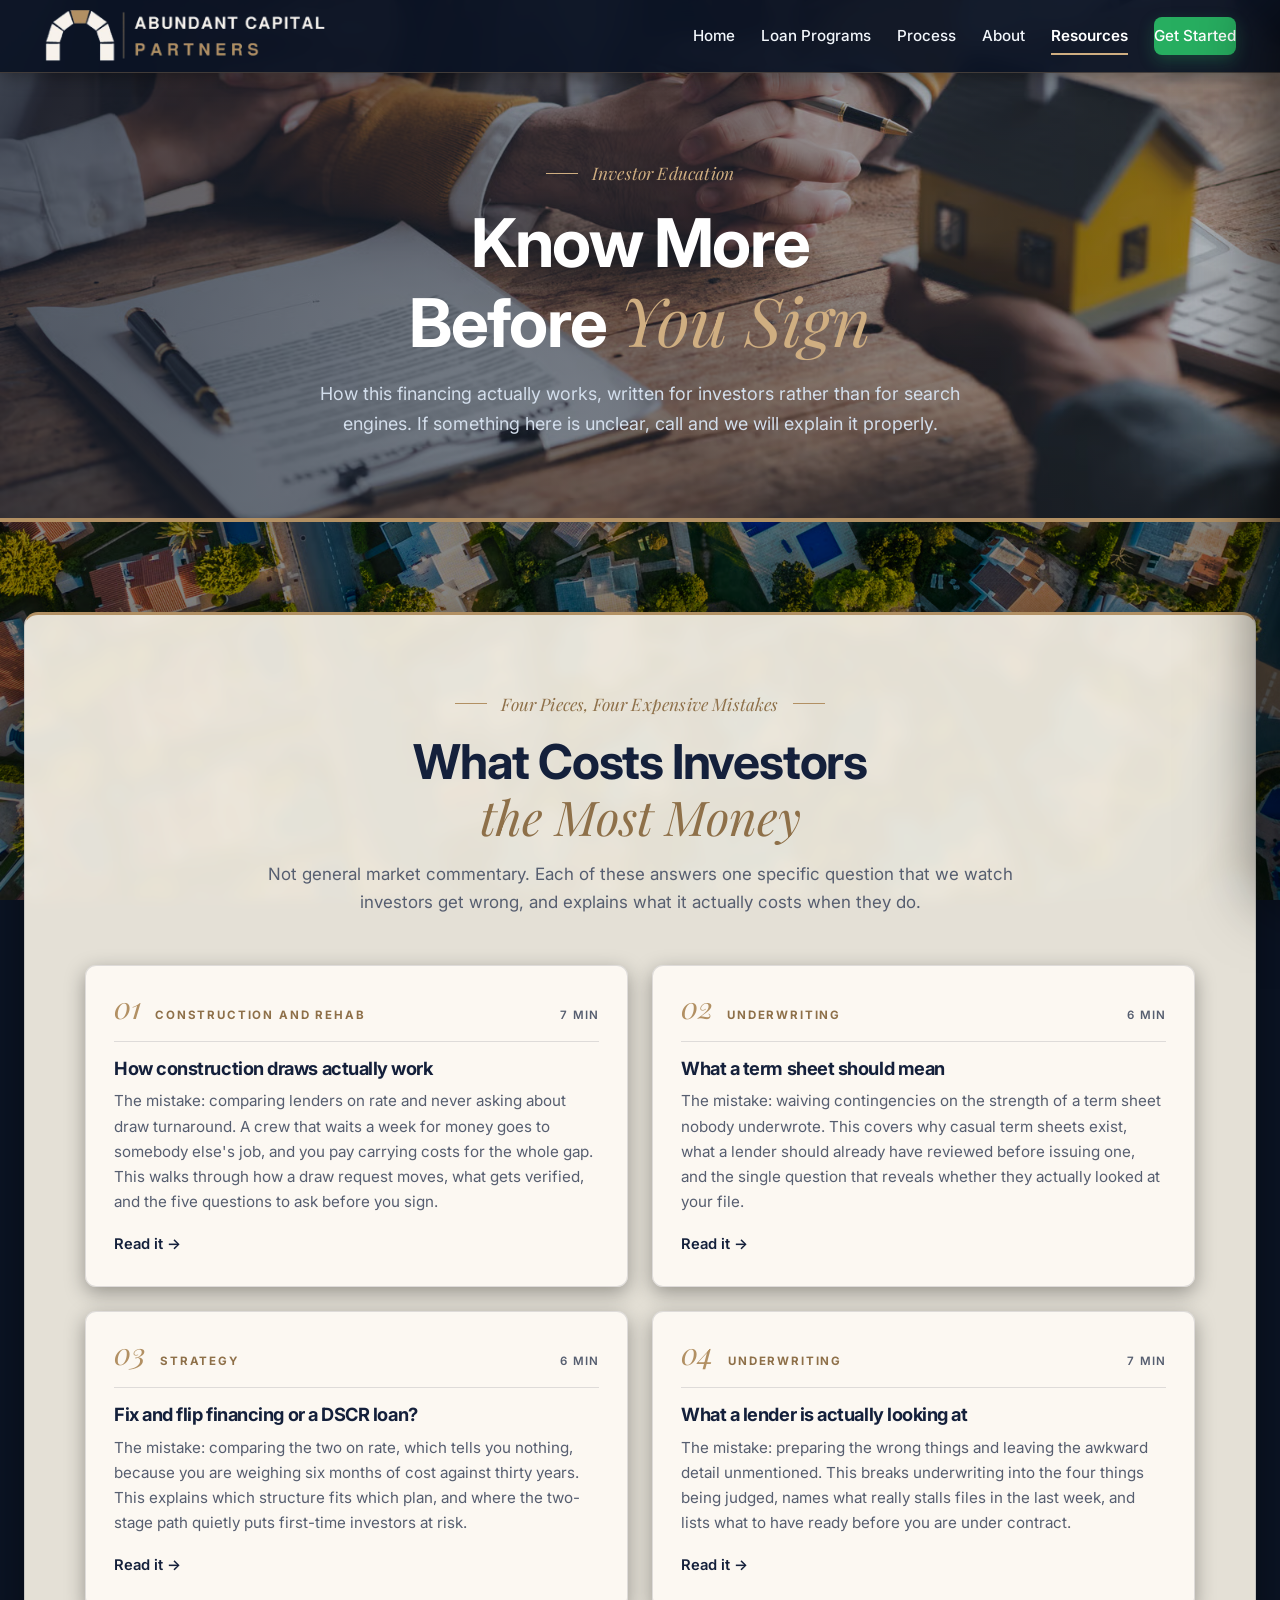
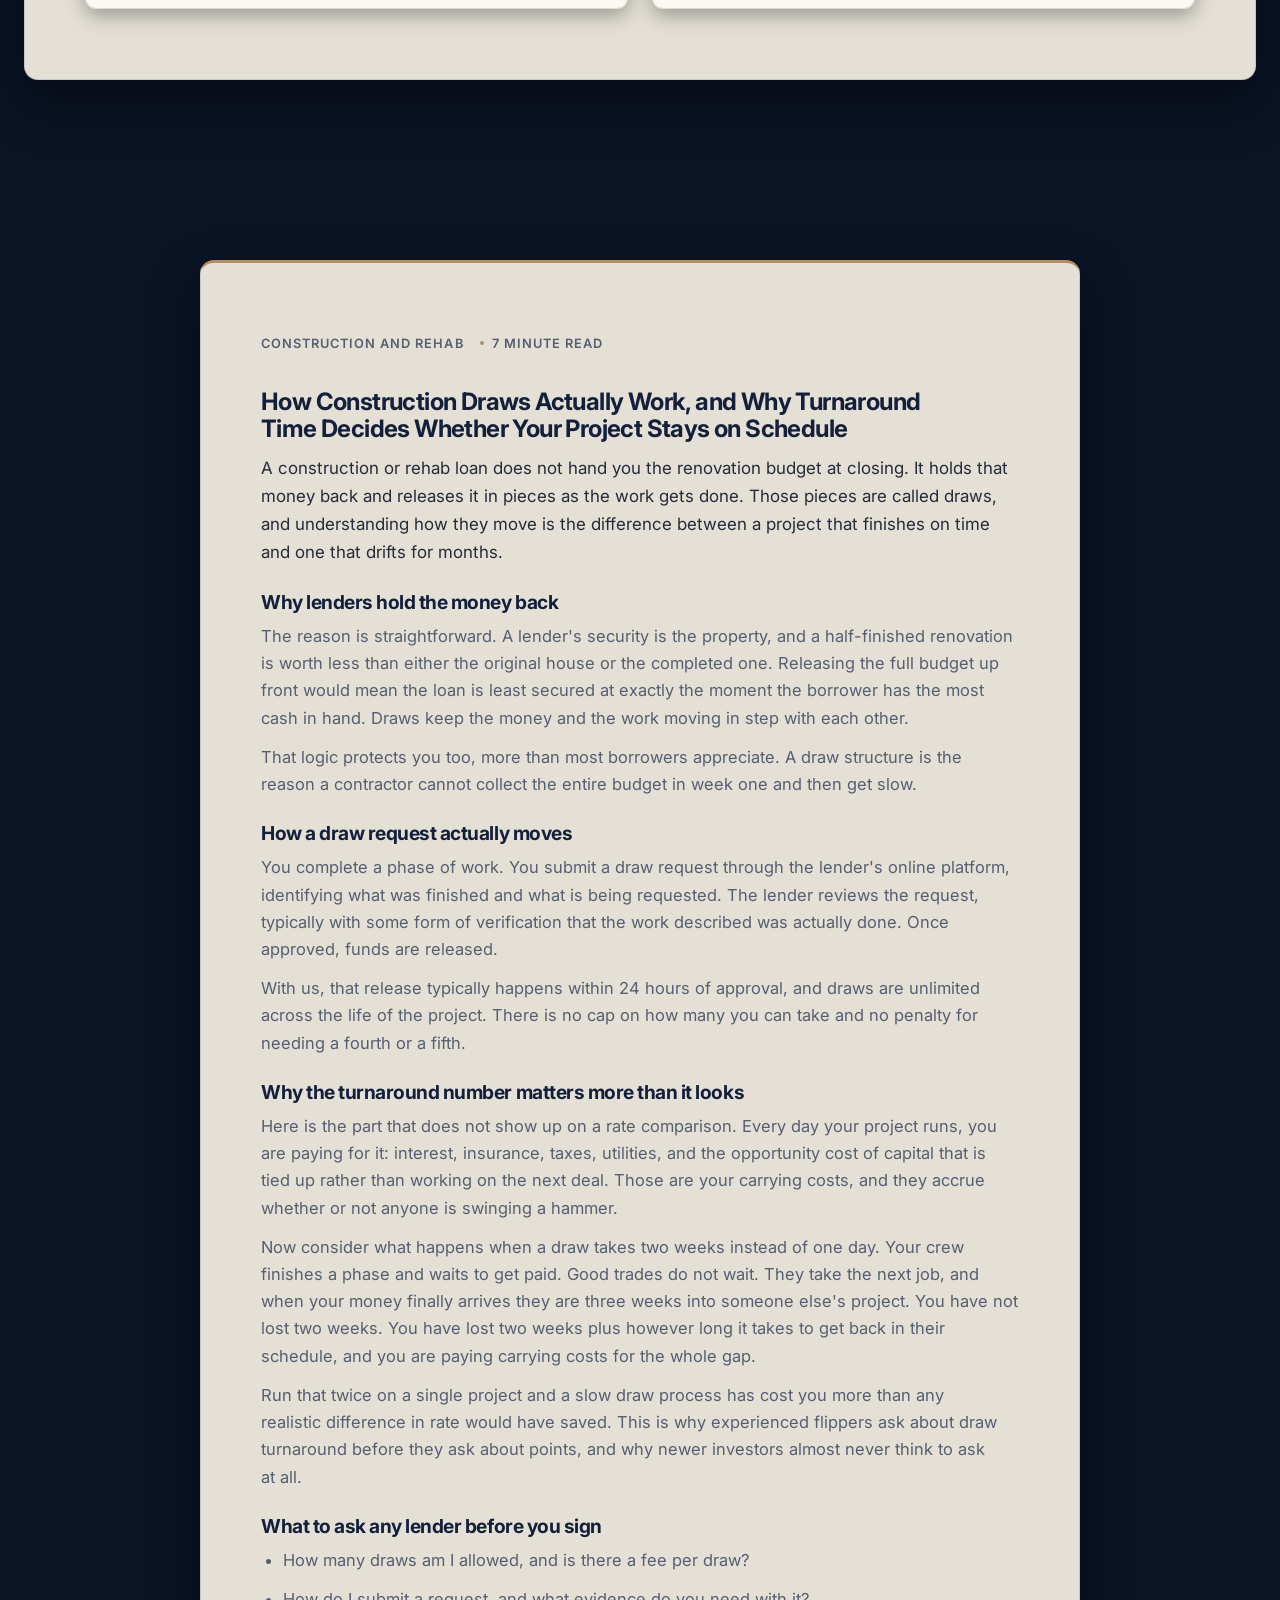
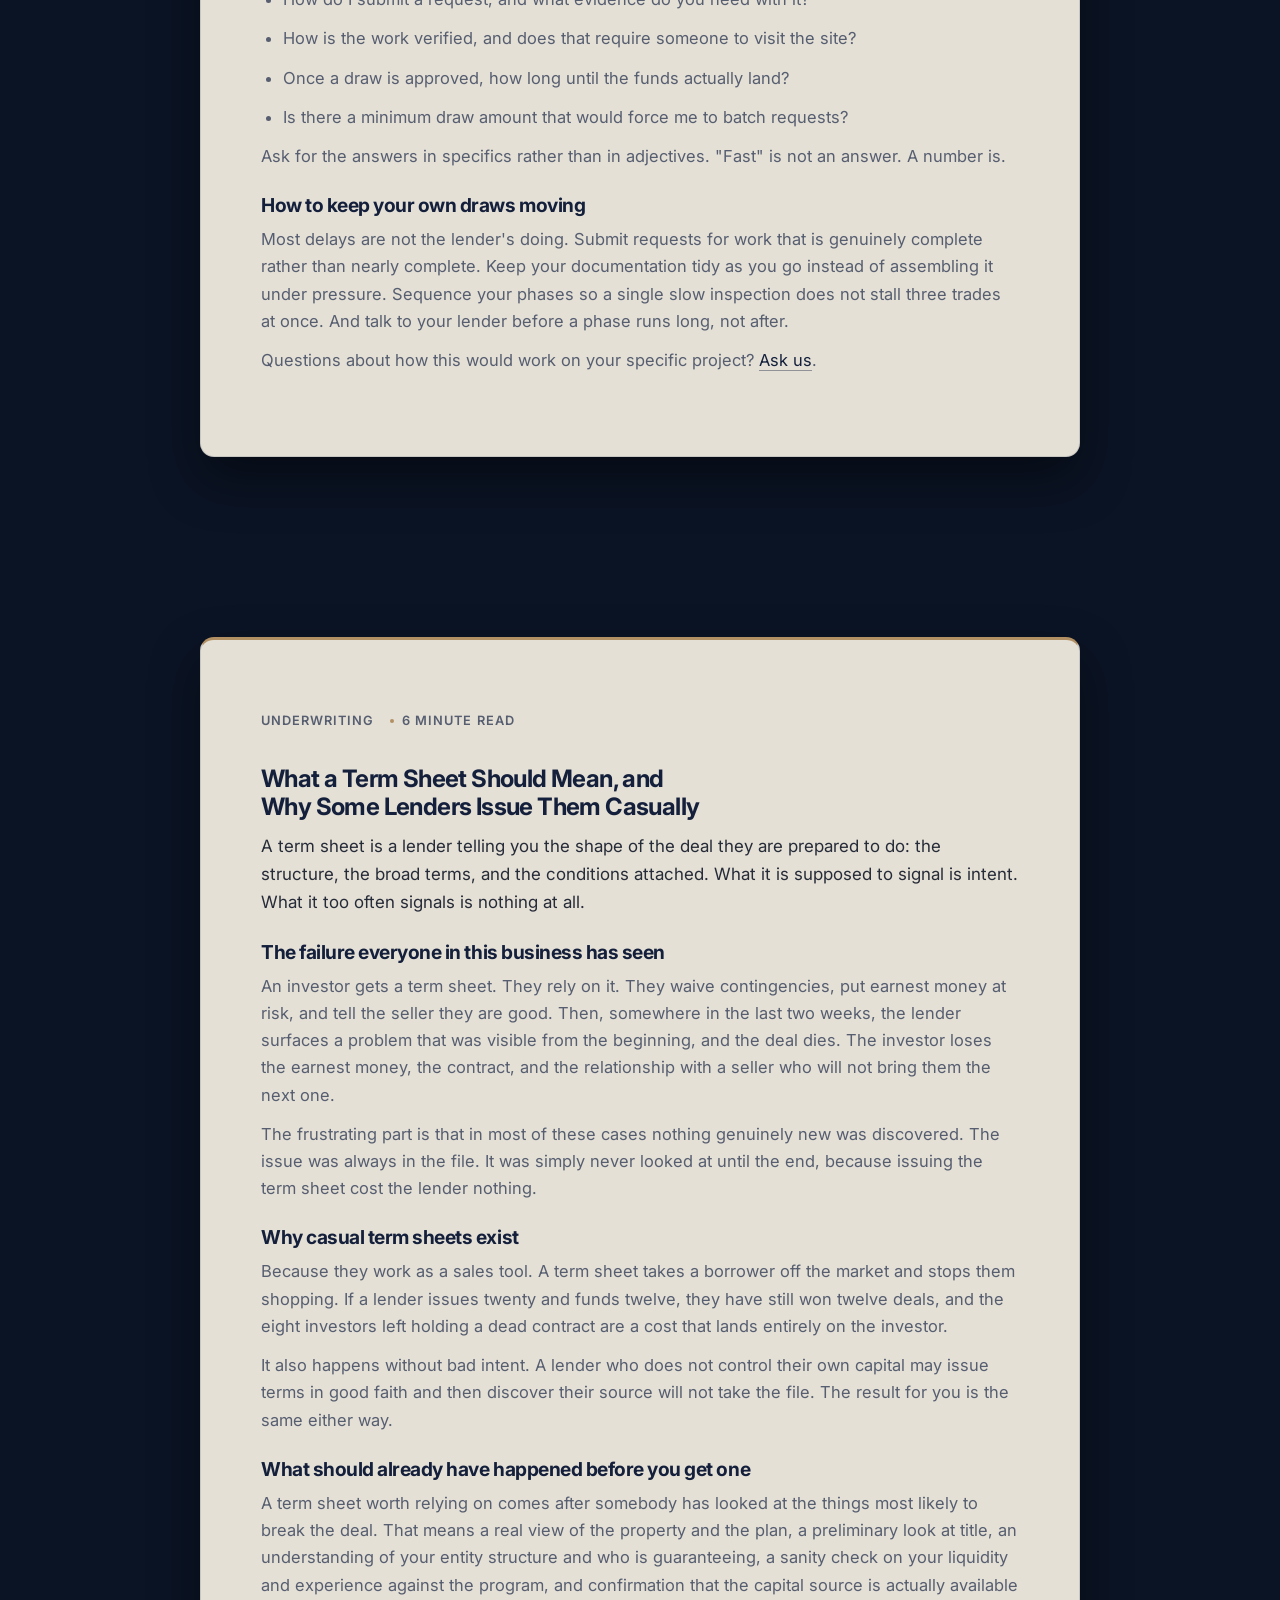
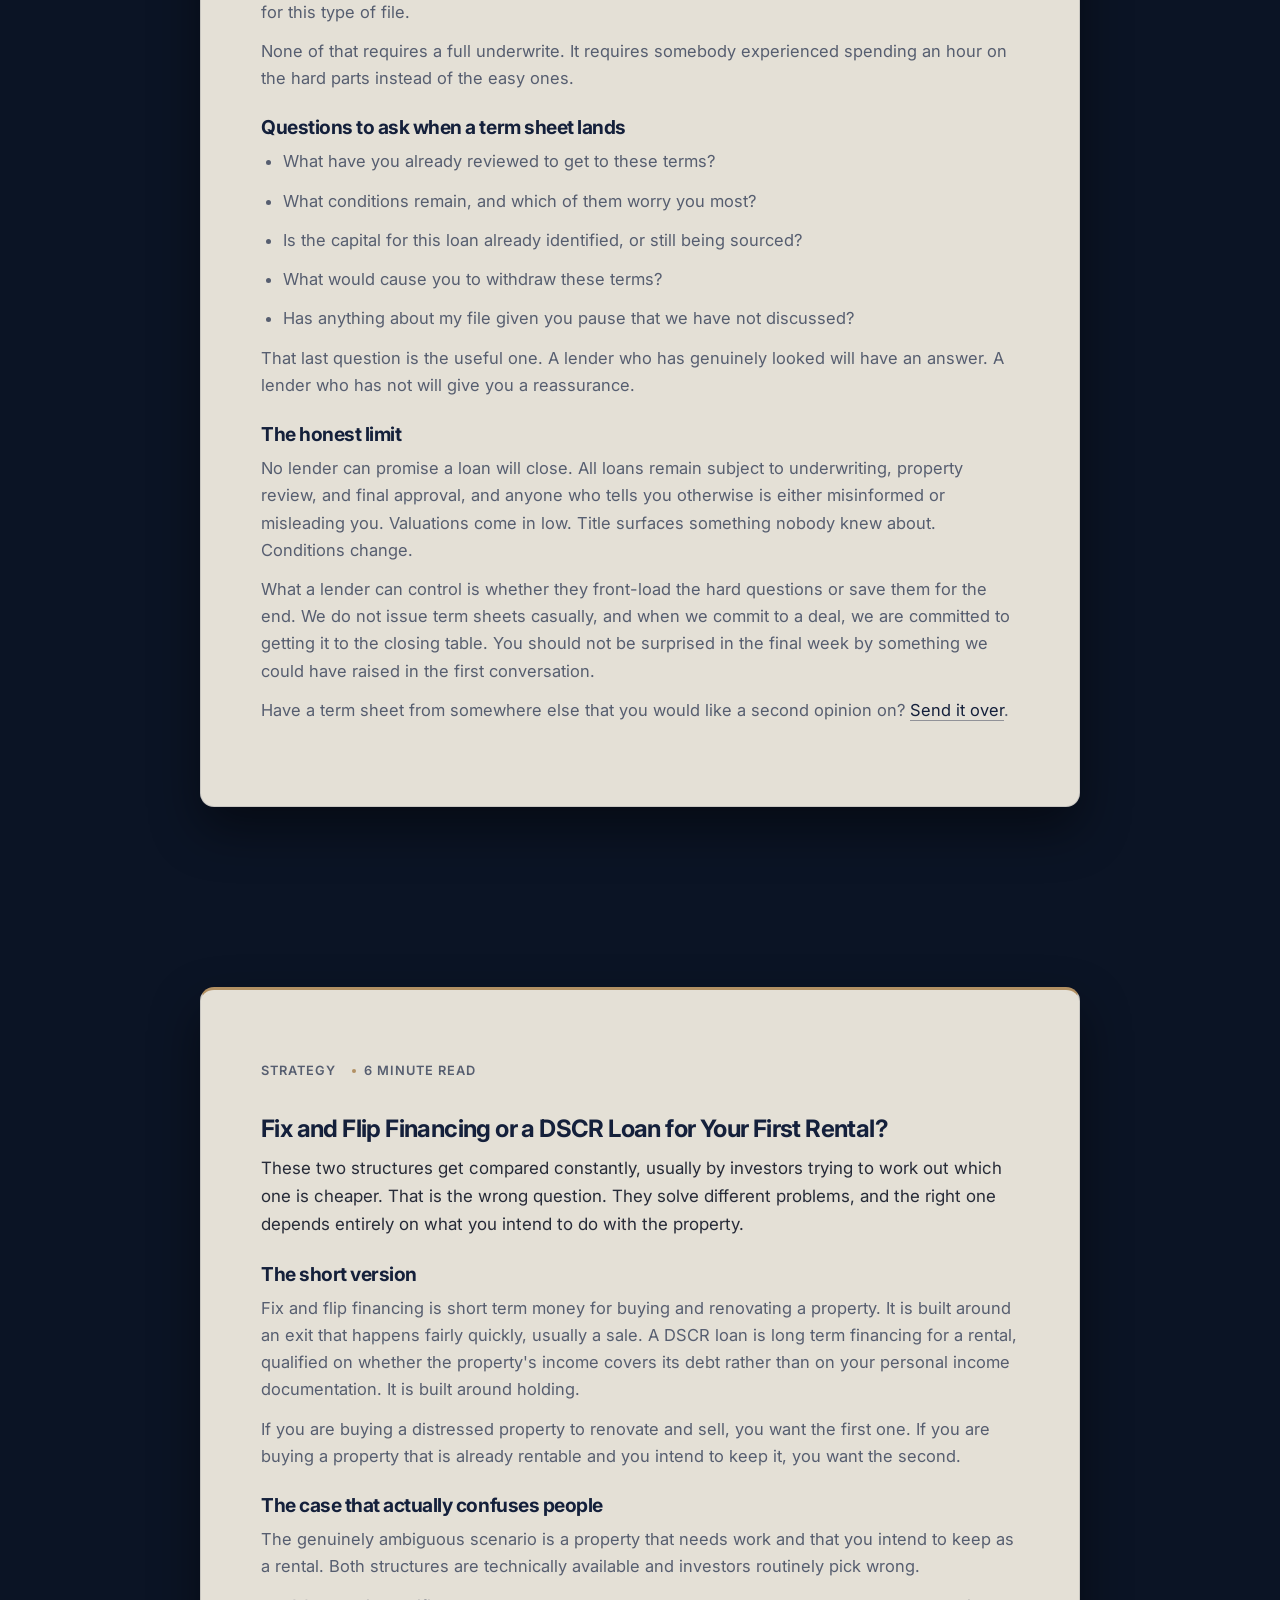
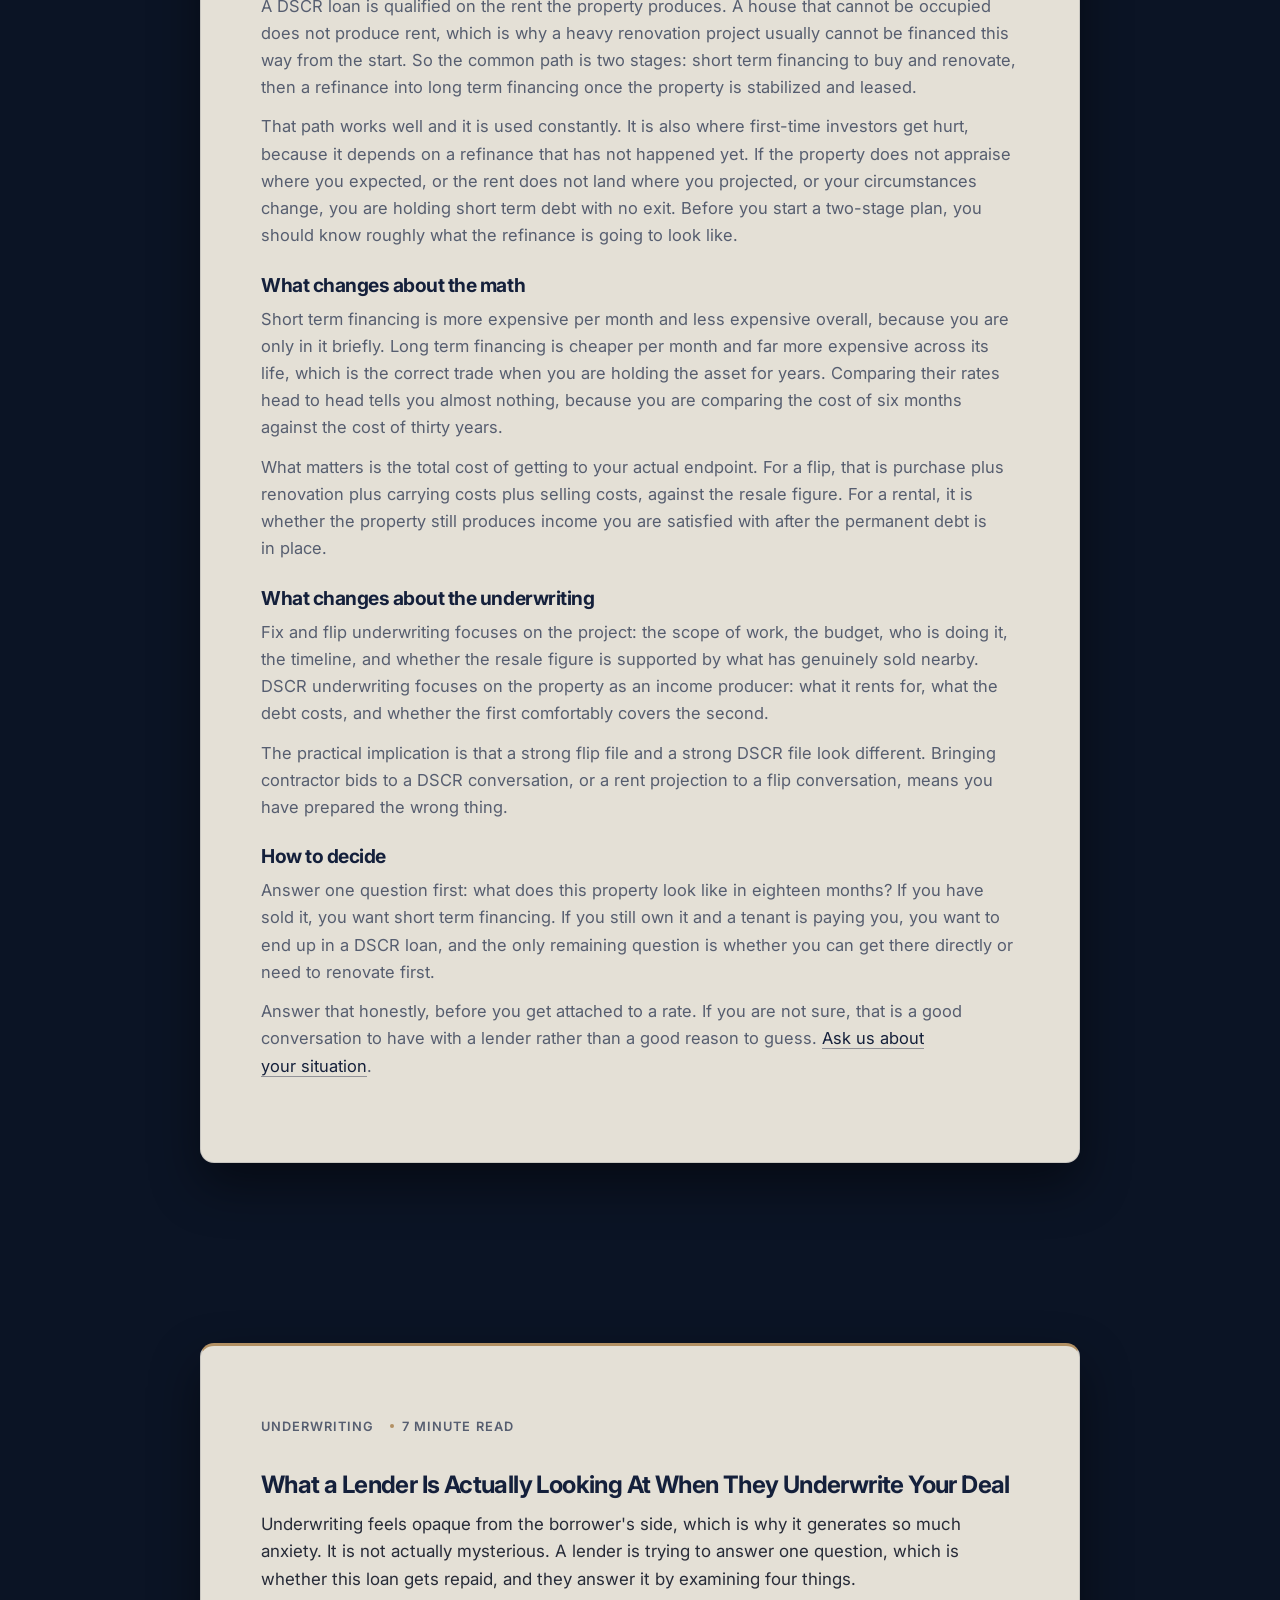
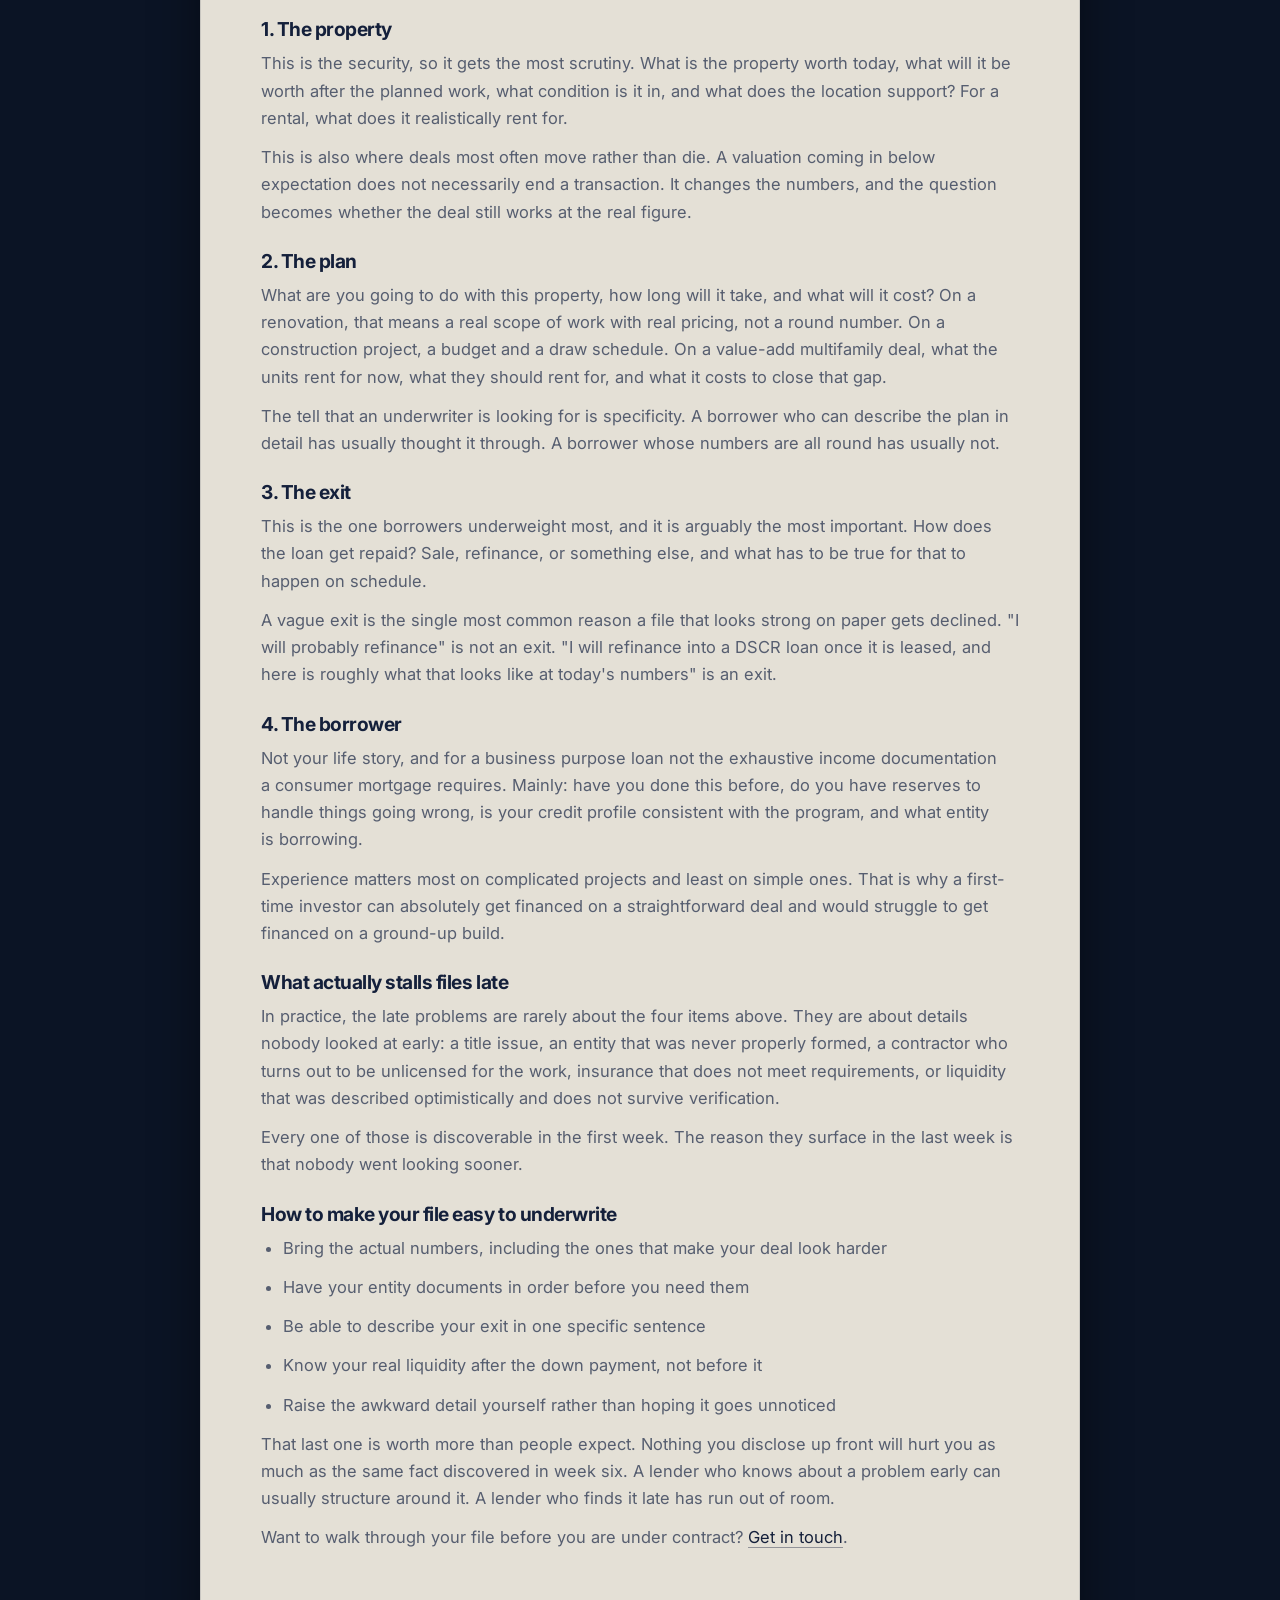
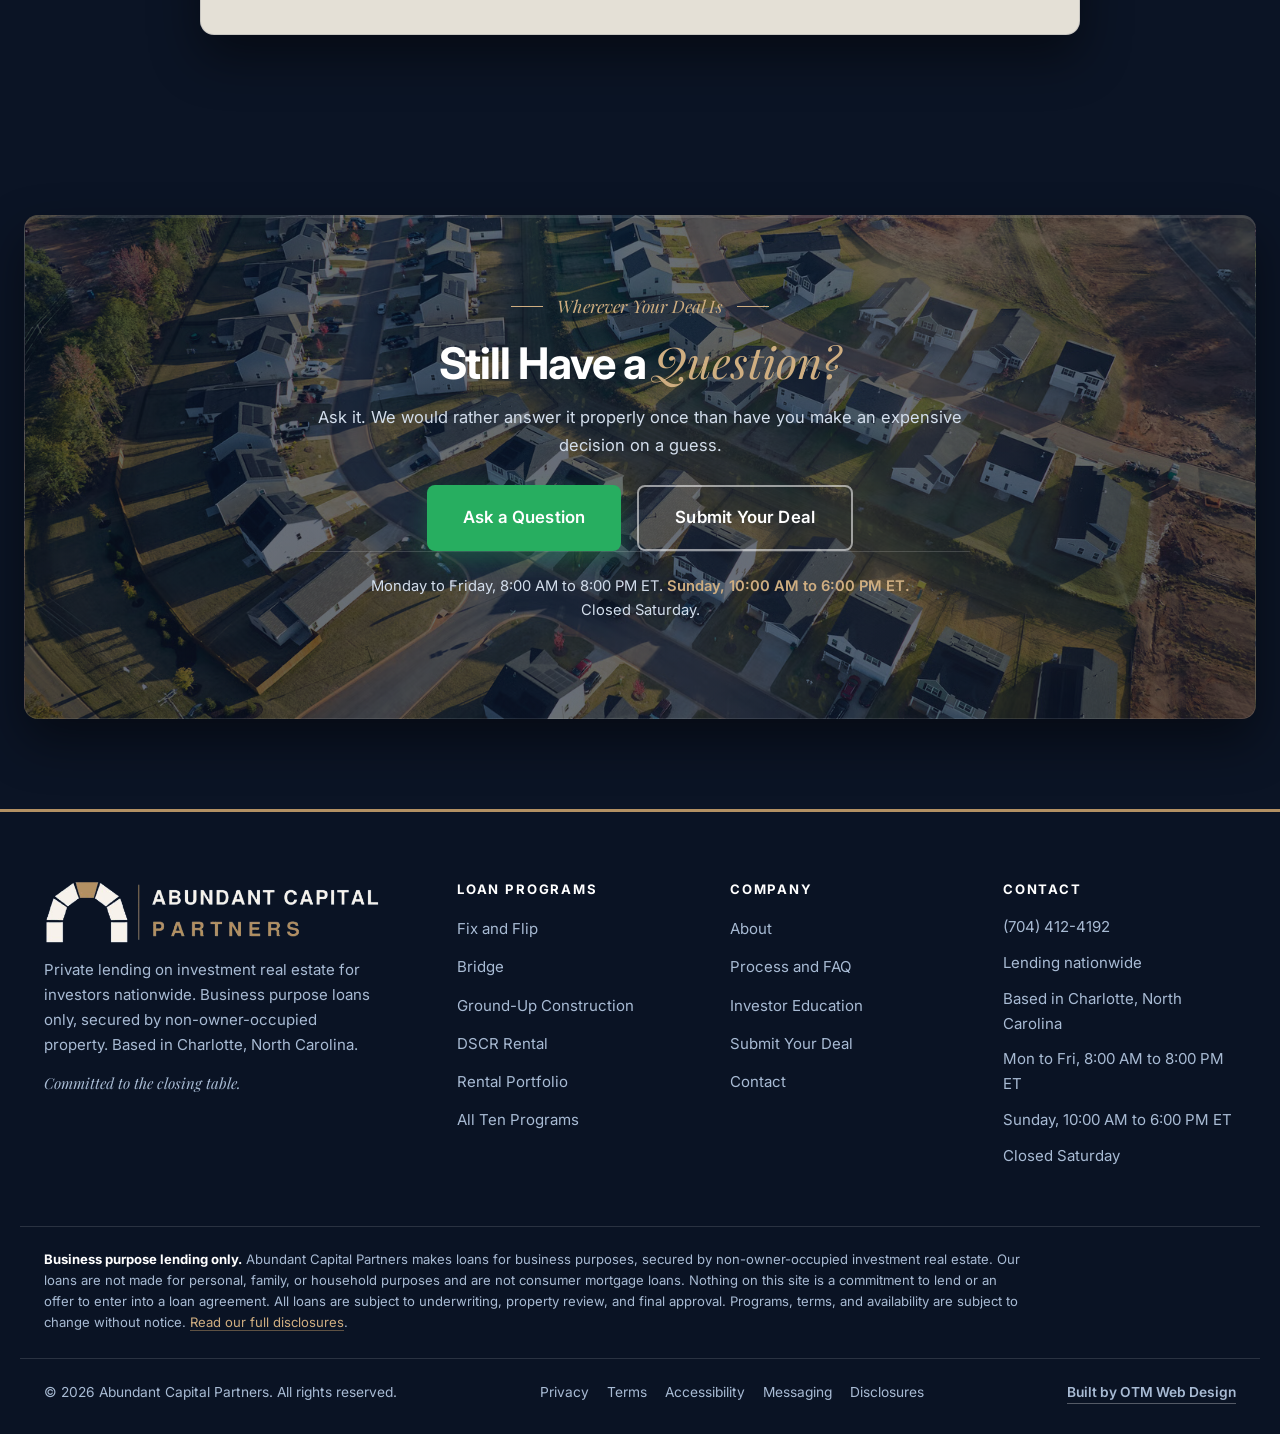
<file: resources.html>
<!DOCTYPE html>
<html lang="en">
<head>
  <meta charset="UTF-8">
  <meta name="viewport" content="width=device-width, initial-scale=1.0">
  <title>Investor Education | Abundant Capital Partners</title>
  <meta name="description" content="Plain explanations of investment property financing: how construction draws work, what a term sheet should mean, fix and flip versus DSCR, and how underwriting works.">
  <link rel="canonical" href="https://abundantcapitalpartners.com/resources">
  <link rel="icon" type="image/png" href="assets/favicon.png">
  <link rel="apple-touch-icon" href="assets/favicon.png">

  <meta property="og:type" content="website">
  <meta property="og:site_name" content="Abundant Capital Partners">
  <meta property="og:title" content="Investor Education | Abundant Capital Partners">
  <meta property="og:description" content="Plain explanations of investment property financing: how construction draws work, what a term sheet should mean, fix and flip versus DSCR, and how underwriting works.">
  <meta property="og:url" content="https://abundantcapitalpartners.com/resources">
  <meta property="og:image" content="https://abundantcapitalpartners.com/assets/og-image.jpg">
  <meta property="og:image:width" content="1200">
  <meta property="og:image:height" content="630">
  <meta property="og:image:alt" content="Abundant Capital Partners">
  <meta name="twitter:card" content="summary_large_image">
  <meta name="twitter:title" content="Investor Education | Abundant Capital Partners">
  <meta name="twitter:description" content="Plain explanations of investment property financing: how construction draws work, what a term sheet should mean, fix and flip versus DSCR, and how underwriting works.">
  <meta name="twitter:image" content="https://abundantcapitalpartners.com/assets/og-image.jpg">

  <script type="application/ld+json">
  {
    "@context": "https://schema.org",
    "@type": "ItemList",
    "name": "Investor Education",
    "itemListElement": [
      {
        "@type": "ListItem",
        "position": 1,
        "item": {
          "@type": "Article",
          "headline": "How construction draws actually work, and why turnaround time decides your schedule",
          "description": "What a draw schedule is, how a request gets reviewed, and why the speed of a draw release is one of the largest real costs in a construction or rehab project.",
          "url": "https://abundantcapitalpartners.com/resources#draws",
          "author": { "@type": "Organization", "name": "Abundant Capital Partners" },
          "publisher": { "@type": "Organization", "name": "Abundant Capital Partners" },
          "datePublished": "2026-07-29"
        }
      },
      {
        "@type": "ListItem",
        "position": 2,
        "item": {
          "@type": "Article",
          "headline": "What a term sheet should mean, and why some lenders issue them casually",
          "description": "How to tell a real commitment from a placeholder, what questions to ask before you rely on a term sheet, and what should already have been underwritten when you get one.",
          "url": "https://abundantcapitalpartners.com/resources#term-sheets",
          "author": { "@type": "Organization", "name": "Abundant Capital Partners" },
          "publisher": { "@type": "Organization", "name": "Abundant Capital Partners" },
          "datePublished": "2026-07-29"
        }
      },
      {
        "@type": "ListItem",
        "position": 3,
        "item": {
          "@type": "Article",
          "headline": "Fix and flip financing or a DSCR loan for your first rental?",
          "description": "The two structures solve different problems. What changes about the math, the timeline, and the underwriting depending on which one you choose for a first rental property.",
          "url": "https://abundantcapitalpartners.com/resources#flip-vs-dscr",
          "author": { "@type": "Organization", "name": "Abundant Capital Partners" },
          "publisher": { "@type": "Organization", "name": "Abundant Capital Partners" },
          "datePublished": "2026-07-29"
        }
      },
      {
        "@type": "ListItem",
        "position": 4,
        "item": {
          "@type": "Article",
          "headline": "What a lender is actually looking at when they underwrite your deal",
          "description": "The property, the plan, the exit, and the borrower. What each one means in practice and which parts most often stall a file late in the process.",
          "url": "https://abundantcapitalpartners.com/resources#underwriting",
          "author": { "@type": "Organization", "name": "Abundant Capital Partners" },
          "publisher": { "@type": "Organization", "name": "Abundant Capital Partners" },
          "datePublished": "2026-07-29"
        }
      }
    ]
  }
  </script>

  <link rel="preconnect" href="https://fonts.googleapis.com">
  <link rel="preconnect" href="https://fonts.gstatic.com" crossorigin>
  <link href="https://fonts.googleapis.com/css2?family=Inter:wght@400;500;600;700&family=Playfair+Display:ital,wght@1,400&display=swap" rel="stylesheet">
  <link rel="stylesheet" href="styles.css">
</head>
<body data-page="resources">

  <nav class="nav">
    <div class="nav-inner">
      <a href="index.html" class="brand" aria-label="Abundant Capital Partners home">
        <img src="assets/logo.png" alt="Abundant Capital Partners logo">
      </a>
      <div class="nav-links">
        <a href="index.html" data-nav="home">Home</a>
        <a href="loan-programs.html" data-nav="programs">Loan Programs</a>
        <a href="process.html" data-nav="process">Process</a>
        <a href="about.html" data-nav="about">About</a>
        <a href="resources.html" data-nav="resources">Resources</a>
        <a href="contact.html" class="nav-cta" data-nav="contact">Get Started</a>
      </div>
      <button class="hamburger" aria-label="Open menu" aria-expanded="false"><span></span><span></span><span></span></button>
    </div>
  </nav>
  <div class="nav-backdrop"></div>
  <aside class="mobile-menu">
    <a href="index.html" data-nav="home">Home</a>
    <a href="loan-programs.html" data-nav="programs">Loan Programs</a>
    <a href="process.html" data-nav="process">Process</a>
    <a href="about.html" data-nav="about">About</a>
    <a href="resources.html" data-nav="resources">Resources</a>
    <a href="contact.html" class="btn btn-primary" data-nav="contact">Get Started</a>
  </aside>

  <header class="page-hero" style="background-image: url('assets/hero-resources.jpg');">
    <div class="inner">
      <span class="eyebrow">Investor Education</span>
      <h1>Know More Before <em>You Sign</em></h1>
      <p>How this financing actually works, written for investors rather than for search engines. If something here is unclear, call and we will explain it properly.</p>
    </div>
  </header>

  <!-- INDEX: all four pieces, 2x2, no orphan -->
  <section id="index">
    <div class="container">
      <div class="section-head center">
        <span class="eyebrow eyebrow--center">Four Pieces, Four Expensive Mistakes</span>
        <h2>What Costs Investors <em>the Most Money</em></h2>
        <p>Not general market commentary. Each of these answers one specific question that we watch investors get wrong, and explains what it actually costs when they do.</p>
      </div>
      <div class="res-grid res-grid--two">

        <article class="res-card res-card--numbered">
          <div class="res-card-top">
            <span class="res-num">01</span>
            <span class="kicker">Construction and rehab</span>
            <span class="res-readtime">7 min</span>
          </div>
          <h3>How construction draws actually work</h3>
          <p>The mistake: comparing lenders on rate and never asking about draw turnaround. A crew that waits a week for money goes to somebody else's job, and you pay carrying costs for the whole gap. This walks through how a draw request moves, what gets verified, and the five questions to ask before you sign.</p>
          <a href="#draws" class="card-link">Read it &rarr;</a>
        </article>

        <article class="res-card res-card--numbered">
          <div class="res-card-top">
            <span class="res-num">02</span>
            <span class="kicker">Underwriting</span>
            <span class="res-readtime">6 min</span>
          </div>
          <h3>What a term sheet should mean</h3>
          <p>The mistake: waiving contingencies on the strength of a term sheet nobody underwrote. This covers why casual term sheets exist, what a lender should already have reviewed before issuing one, and the single question that reveals whether they actually looked at your file.</p>
          <a href="#term-sheets" class="card-link">Read it &rarr;</a>
        </article>

        <article class="res-card res-card--numbered">
          <div class="res-card-top">
            <span class="res-num">03</span>
            <span class="kicker">Strategy</span>
            <span class="res-readtime">6 min</span>
          </div>
          <h3>Fix and flip financing or a DSCR loan?</h3>
          <p>The mistake: comparing the two on rate, which tells you nothing, because you are weighing six months of cost against thirty years. This explains which structure fits which plan, and where the two-stage path quietly puts first-time investors at risk.</p>
          <a href="#flip-vs-dscr" class="card-link">Read it &rarr;</a>
        </article>

        <article class="res-card res-card--numbered">
          <div class="res-card-top">
            <span class="res-num">04</span>
            <span class="kicker">Underwriting</span>
            <span class="res-readtime">7 min</span>
          </div>
          <h3>What a lender is actually looking at</h3>
          <p>The mistake: preparing the wrong things and leaving the awkward detail unmentioned. This breaks underwriting into the four things being judged, names what really stalls files in the last week, and lists what to have ready before you are under contract.</p>
          <a href="#underwriting" class="card-link">Read it &rarr;</a>
        </article>

      </div>
    </div>
  </section>

  <!-- ARTICLE 1 -->
  <section id="draws">
    <div class="container container--prose prose">
      <div class="article-meta">
        <span>Construction and rehab</span>
        <span>7 minute read</span>
      </div>
      <h2>How Construction Draws Actually Work, and Why Turnaround Time Decides Whether Your Project Stays on Schedule</h2>
      <p>A construction or rehab loan does not hand you the renovation budget at closing. It holds that money back and releases it in pieces as the work gets done. Those pieces are called draws, and understanding how they move is the difference between a project that finishes on time and one that drifts for months.</p>

      <h3>Why lenders hold the money back</h3>
      <p>The reason is straightforward. A lender's security is the property, and a half-finished renovation is worth less than either the original house or the completed one. Releasing the full budget up front would mean the loan is least secured at exactly the moment the borrower has the most cash in hand. Draws keep the money and the work moving in step with each other.</p>
      <p>That logic protects you too, more than most borrowers appreciate. A draw structure is the reason a contractor cannot collect the entire budget in week one and then get slow.</p>

      <h3>How a draw request actually moves</h3>
      <p>You complete a phase of work. You submit a draw request through the lender's online platform, identifying what was finished and what is being requested. The lender reviews the request, typically with some form of verification that the work described was actually done. Once approved, funds are released.</p>
      <p>With us, that release typically happens within 24 hours of approval, and draws are unlimited across the life of the project. There is no cap on how many you can take and no penalty for needing a fourth or a fifth.</p>

      <h3>Why the turnaround number matters more than it looks</h3>
      <p>Here is the part that does not show up on a rate comparison. Every day your project runs, you are paying for it: interest, insurance, taxes, utilities, and the opportunity cost of capital that is tied up rather than working on the next deal. Those are your carrying costs, and they accrue whether or not anyone is swinging a hammer.</p>
      <p>Now consider what happens when a draw takes two weeks instead of one day. Your crew finishes a phase and waits to get paid. Good trades do not wait. They take the next job, and when your money finally arrives they are three weeks into someone else's project. You have not lost two weeks. You have lost two weeks plus however long it takes to get back in their schedule, and you are paying carrying costs for the whole gap.</p>
      <p>Run that twice on a single project and a slow draw process has cost you more than any realistic difference in rate would have saved. This is why experienced flippers ask about draw turnaround before they ask about points, and why newer investors almost never think to ask at all.</p>

      <h3>What to ask any lender before you sign</h3>
      <ul>
        <li>How many draws am I allowed, and is there a fee per draw?</li>
        <li>How do I submit a request, and what evidence do you need with it?</li>
        <li>How is the work verified, and does that require someone to visit the site?</li>
        <li>Once a draw is approved, how long until the funds actually land?</li>
        <li>Is there a minimum draw amount that would force me to batch requests?</li>
      </ul>
      <p>Ask for the answers in specifics rather than in adjectives. "Fast" is not an answer. A number is.</p>

      <h3>How to keep your own draws moving</h3>
      <p>Most delays are not the lender's doing. Submit requests for work that is genuinely complete rather than nearly complete. Keep your documentation tidy as you go instead of assembling it under pressure. Sequence your phases so a single slow inspection does not stall three trades at once. And talk to your lender before a phase runs long, not after.</p>
      <p>Questions about how this would work on your specific project? <a href="contact.html#question">Ask us</a>.</p>
    </div>
  </section>

  <!-- ARTICLE 2 -->
  <section id="term-sheets">
    <div class="container container--prose prose">
      <div class="article-meta">
        <span>Underwriting</span>
        <span>6 minute read</span>
      </div>
      <h2>What a Term Sheet Should Mean, and Why Some Lenders Issue Them Casually</h2>
      <p>A term sheet is a lender telling you the shape of the deal they are prepared to do: the structure, the broad terms, and the conditions attached. What it is supposed to signal is intent. What it too often signals is nothing at all.</p>

      <h3>The failure everyone in this business has seen</h3>
      <p>An investor gets a term sheet. They rely on it. They waive contingencies, put earnest money at risk, and tell the seller they are good. Then, somewhere in the last two weeks, the lender surfaces a problem that was visible from the beginning, and the deal dies. The investor loses the earnest money, the contract, and the relationship with a seller who will not bring them the next one.</p>
      <p>The frustrating part is that in most of these cases nothing genuinely new was discovered. The issue was always in the file. It was simply never looked at until the end, because issuing the term sheet cost the lender nothing.</p>

      <h3>Why casual term sheets exist</h3>
      <p>Because they work as a sales tool. A term sheet takes a borrower off the market and stops them shopping. If a lender issues twenty and funds twelve, they have still won twelve deals, and the eight investors left holding a dead contract are a cost that lands entirely on the investor.</p>
      <p>It also happens without bad intent. A lender who does not control their own capital may issue terms in good faith and then discover their source will not take the file. The result for you is the same either way.</p>

      <h3>What should already have happened before you get one</h3>
      <p>A term sheet worth relying on comes after somebody has looked at the things most likely to break the deal. That means a real view of the property and the plan, a preliminary look at title, an understanding of your entity structure and who is guaranteeing, a sanity check on your liquidity and experience against the program, and confirmation that the capital source is actually available for this type of file.</p>
      <p>None of that requires a full underwrite. It requires somebody experienced spending an hour on the hard parts instead of the easy ones.</p>

      <h3>Questions to ask when a term sheet lands</h3>
      <ul>
        <li>What have you already reviewed to get to these terms?</li>
        <li>What conditions remain, and which of them worry you most?</li>
        <li>Is the capital for this loan already identified, or still being sourced?</li>
        <li>What would cause you to withdraw these terms?</li>
        <li>Has anything about my file given you pause that we have not discussed?</li>
      </ul>
      <p>That last question is the useful one. A lender who has genuinely looked will have an answer. A lender who has not will give you a reassurance.</p>

      <h3>The honest limit</h3>
      <p>No lender can promise a loan will close. All loans remain subject to underwriting, property review, and final approval, and anyone who tells you otherwise is either misinformed or misleading you. Valuations come in low. Title surfaces something nobody knew about. Conditions change.</p>
      <p>What a lender can control is whether they front-load the hard questions or save them for the end. We do not issue term sheets casually, and when we commit to a deal, we are committed to getting it to the closing table. You should not be surprised in the final week by something we could have raised in the first conversation.</p>
      <p>Have a term sheet from somewhere else that you would like a second opinion on? <a href="contact.html#question">Send it over</a>.</p>
    </div>
  </section>

  <!-- ARTICLE 3 -->
  <section id="flip-vs-dscr">
    <div class="container container--prose prose">
      <div class="article-meta">
        <span>Strategy</span>
        <span>6 minute read</span>
      </div>
      <h2>Fix and Flip Financing or a DSCR Loan for Your First Rental?</h2>
      <p>These two structures get compared constantly, usually by investors trying to work out which one is cheaper. That is the wrong question. They solve different problems, and the right one depends entirely on what you intend to do with the property.</p>

      <h3>The short version</h3>
      <p>Fix and flip financing is short term money for buying and renovating a property. It is built around an exit that happens fairly quickly, usually a sale. A DSCR loan is long term financing for a rental, qualified on whether the property's income covers its debt rather than on your personal income documentation. It is built around holding.</p>
      <p>If you are buying a distressed property to renovate and sell, you want the first one. If you are buying a property that is already rentable and you intend to keep it, you want the second.</p>

      <h3>The case that actually confuses people</h3>
      <p>The genuinely ambiguous scenario is a property that needs work and that you intend to keep as a rental. Both structures are technically available and investors routinely pick wrong.</p>
      <p>A DSCR loan is qualified on the rent the property produces. A house that cannot be occupied does not produce rent, which is why a heavy renovation project usually cannot be financed this way from the start. So the common path is two stages: short term financing to buy and renovate, then a refinance into long term financing once the property is stabilized and leased.</p>
      <p>That path works well and it is used constantly. It is also where first-time investors get hurt, because it depends on a refinance that has not happened yet. If the property does not appraise where you expected, or the rent does not land where you projected, or your circumstances change, you are holding short term debt with no exit. Before you start a two-stage plan, you should know roughly what the refinance is going to look like.</p>

      <h3>What changes about the math</h3>
      <p>Short term financing is more expensive per month and less expensive overall, because you are only in it briefly. Long term financing is cheaper per month and far more expensive across its life, which is the correct trade when you are holding the asset for years. Comparing their rates head to head tells you almost nothing, because you are comparing the cost of six months against the cost of thirty years.</p>
      <p>What matters is the total cost of getting to your actual endpoint. For a flip, that is purchase plus renovation plus carrying costs plus selling costs, against the resale figure. For a rental, it is whether the property still produces income you are satisfied with after the permanent debt is in place.</p>

      <h3>What changes about the underwriting</h3>
      <p>Fix and flip underwriting focuses on the project: the scope of work, the budget, who is doing it, the timeline, and whether the resale figure is supported by what has genuinely sold nearby. DSCR underwriting focuses on the property as an income producer: what it rents for, what the debt costs, and whether the first comfortably covers the second.</p>
      <p>The practical implication is that a strong flip file and a strong DSCR file look different. Bringing contractor bids to a DSCR conversation, or a rent projection to a flip conversation, means you have prepared the wrong thing.</p>

      <h3>How to decide</h3>
      <p>Answer one question first: what does this property look like in eighteen months? If you have sold it, you want short term financing. If you still own it and a tenant is paying you, you want to end up in a DSCR loan, and the only remaining question is whether you can get there directly or need to renovate first.</p>
      <p>Answer that honestly, before you get attached to a rate. If you are not sure, that is a good conversation to have with a lender rather than a good reason to guess. <a href="contact.html#question">Ask us about your situation</a>.</p>
    </div>
  </section>

  <!-- ARTICLE 4 -->
  <section id="underwriting">
    <div class="container container--prose prose">
      <div class="article-meta">
        <span>Underwriting</span>
        <span>7 minute read</span>
      </div>
      <h2>What a Lender Is Actually Looking At When They Underwrite Your Deal</h2>
      <p>Underwriting feels opaque from the borrower's side, which is why it generates so much anxiety. It is not actually mysterious. A lender is trying to answer one question, which is whether this loan gets repaid, and they answer it by examining four things.</p>

      <h3>1. The property</h3>
      <p>This is the security, so it gets the most scrutiny. What is the property worth today, what will it be worth after the planned work, what condition is it in, and what does the location support? For a rental, what does it realistically rent for.</p>
      <p>This is also where deals most often move rather than die. A valuation coming in below expectation does not necessarily end a transaction. It changes the numbers, and the question becomes whether the deal still works at the real figure.</p>

      <h3>2. The plan</h3>
      <p>What are you going to do with this property, how long will it take, and what will it cost? On a renovation, that means a real scope of work with real pricing, not a round number. On a construction project, a budget and a draw schedule. On a value-add multifamily deal, what the units rent for now, what they should rent for, and what it costs to close that gap.</p>
      <p>The tell that an underwriter is looking for is specificity. A borrower who can describe the plan in detail has usually thought it through. A borrower whose numbers are all round has usually not.</p>

      <h3>3. The exit</h3>
      <p>This is the one borrowers underweight most, and it is arguably the most important. How does the loan get repaid? Sale, refinance, or something else, and what has to be true for that to happen on schedule.</p>
      <p>A vague exit is the single most common reason a file that looks strong on paper gets declined. "I will probably refinance" is not an exit. "I will refinance into a DSCR loan once it is leased, and here is roughly what that looks like at today's numbers" is an exit.</p>

      <h3>4. The borrower</h3>
      <p>Not your life story, and for a business purpose loan not the exhaustive income documentation a consumer mortgage requires. Mainly: have you done this before, do you have reserves to handle things going wrong, is your credit profile consistent with the program, and what entity is borrowing.</p>
      <p>Experience matters most on complicated projects and least on simple ones. That is why a first-time investor can absolutely get financed on a straightforward deal and would struggle to get financed on a ground-up build.</p>

      <h3>What actually stalls files late</h3>
      <p>In practice, the late problems are rarely about the four items above. They are about details nobody looked at early: a title issue, an entity that was never properly formed, a contractor who turns out to be unlicensed for the work, insurance that does not meet requirements, or liquidity that was described optimistically and does not survive verification.</p>
      <p>Every one of those is discoverable in the first week. The reason they surface in the last week is that nobody went looking sooner.</p>

      <h3>How to make your file easy to underwrite</h3>
      <ul>
        <li>Bring the actual numbers, including the ones that make your deal look harder</li>
        <li>Have your entity documents in order before you need them</li>
        <li>Be able to describe your exit in one specific sentence</li>
        <li>Know your real liquidity after the down payment, not before it</li>
        <li>Raise the awkward detail yourself rather than hoping it goes unnoticed</li>
      </ul>
      <p>That last one is worth more than people expect. Nothing you disclose up front will hurt you as much as the same fact discovered in week six. A lender who knows about a problem early can usually structure around it. A lender who finds it late has run out of room.</p>
      <p>Want to walk through your file before you are under contract? <a href="contact.html#question">Get in touch</a>.</p>
    </div>
  </section>

  <!-- CTA -->
  <section>
    <div class="container cta">
      <span class="eyebrow eyebrow--center">Wherever Your Deal Is</span>
      <h2>Still Have a <em>Question?</em></h2>
      <p>Ask it. We would rather answer it properly once than have you make an expensive decision on a guess.</p>
      <div class="cta-actions">
        <a href="contact.html#question" class="btn btn-primary btn-lg">Ask a Question</a>
        <a href="contact.html" class="btn btn-ghost btn-lg">Submit Your Deal</a>
      </div>
      <p class="cta-hours">
        Monday to Friday, 8:00 AM to 8:00 PM ET.
        <strong>Sunday, 10:00 AM to 6:00 PM ET.</strong>
        Closed Saturday.
      </p>
    </div>
  </section>

  <!-- FOOTER -->
  <footer class="footer">
    <div class="footer-grid">
      <div class="footer-brand">
        <img src="assets/logo.png" alt="Abundant Capital Partners logo">
        <p>Private lending on investment real estate for investors nationwide. Business purpose loans only, secured by non-owner-occupied property. Based in Charlotte, North Carolina.</p>
        <p class="footer-tag">Committed to the closing table.</p>
      </div>
      <div class="footer-col">
        <h4>Loan Programs</h4>
        <ul>
          <li><a href="loan-programs.html#fix-and-flip">Fix and Flip</a></li>
          <li><a href="loan-programs.html#bridge">Bridge</a></li>
          <li><a href="loan-programs.html#construction">Ground-Up Construction</a></li>
          <li><a href="loan-programs.html#dscr">DSCR Rental</a></li>
          <li><a href="loan-programs.html#portfolio">Rental Portfolio</a></li>
          <li><a href="loan-programs.html">All Ten Programs</a></li>
        </ul>
      </div>
      <div class="footer-col">
        <h4>Company</h4>
        <ul>
          <li><a href="about.html">About</a></li>
          <li><a href="process.html">Process and FAQ</a></li>
          <li><a href="resources.html">Investor Education</a></li>
          <li><a href="contact.html">Submit Your Deal</a></li>
          <li><a href="contact.html">Contact</a></li>
        </ul>
      </div>
      <div class="footer-col">
        <h4>Contact</h4>
        <ul class="footer-contact">
          <li><a href="tel:+17044124192">(704) 412-4192</a></li>
          <li><span>Lending nationwide</span></li>
          <li><span>Based in Charlotte, North Carolina</span></li>
          <li><span>Mon to Fri, 8:00 AM to 8:00 PM ET</span></li>
          <li><span>Sunday, 10:00 AM to 6:00 PM ET</span></li>
          <li><span>Closed Saturday</span></li>
        </ul>
      </div>
    </div>
    <div class="footer-disclaimer">
      <p><strong>Business purpose lending only.</strong> Abundant Capital Partners makes loans for business purposes, secured by non-owner-occupied investment real estate. Our loans are not made for personal, family, or household purposes and are not consumer mortgage loans. Nothing on this site is a commitment to lend or an offer to enter into a loan agreement. All loans are subject to underwriting, property review, and final approval. Programs, terms, and availability are subject to change without notice. <a href="disclosures.html">Read our full disclosures</a>.</p>
    </div>
    <div class="footer-bottom">
      <span>&copy; <span id="year">2026</span> Abundant Capital Partners. All rights reserved.</span>
      <div class="footer-legal-links">
        <a href="privacy.html">Privacy</a>
        <a href="terms.html">Terms</a>
        <a href="accessibility.html">Accessibility</a>
        <a href="sms-terms.html">Messaging</a>
        <a href="disclosures.html">Disclosures</a>
      </div>
      <a class="otm-credit" href="https://otm-designs.com" target="_blank" rel="noopener">Built by OTM Web Design</a>
    </div>
  </footer>

  <script src="script.js"></script>
</body>
</html>
</file>
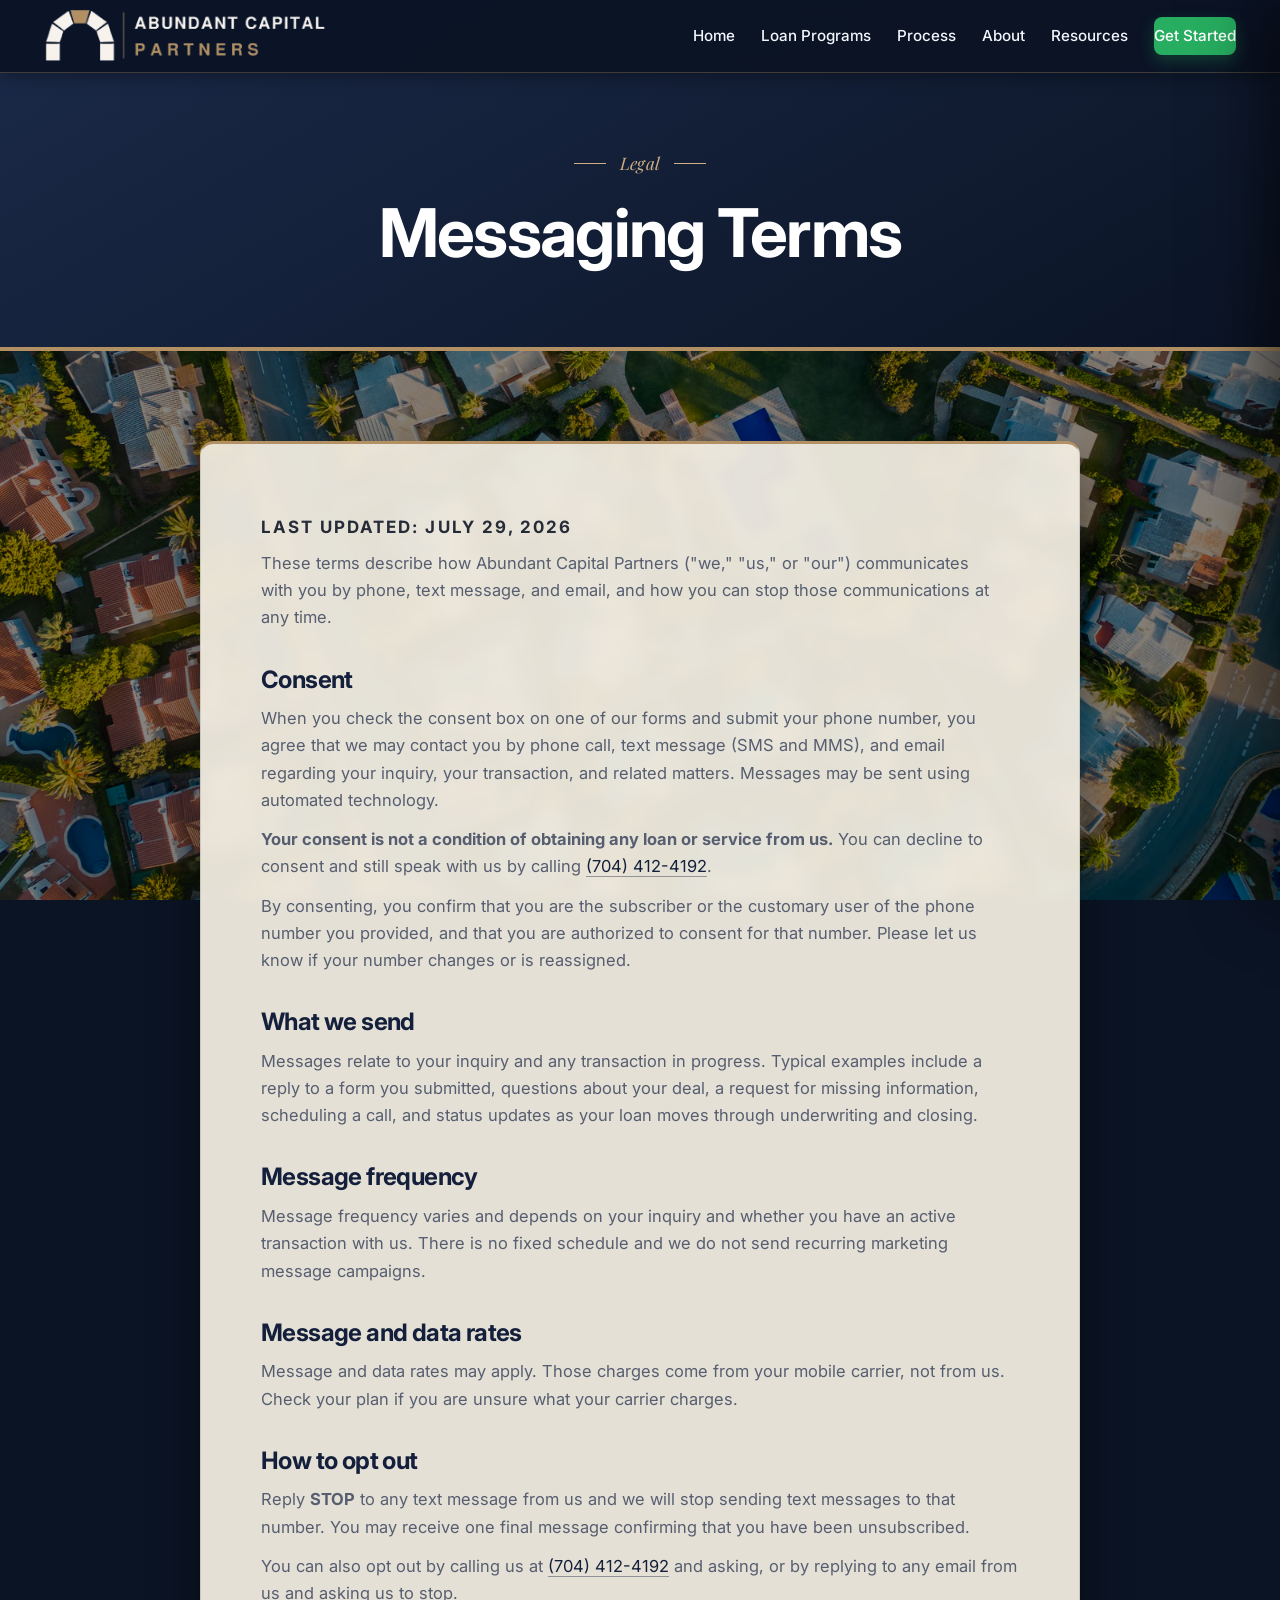
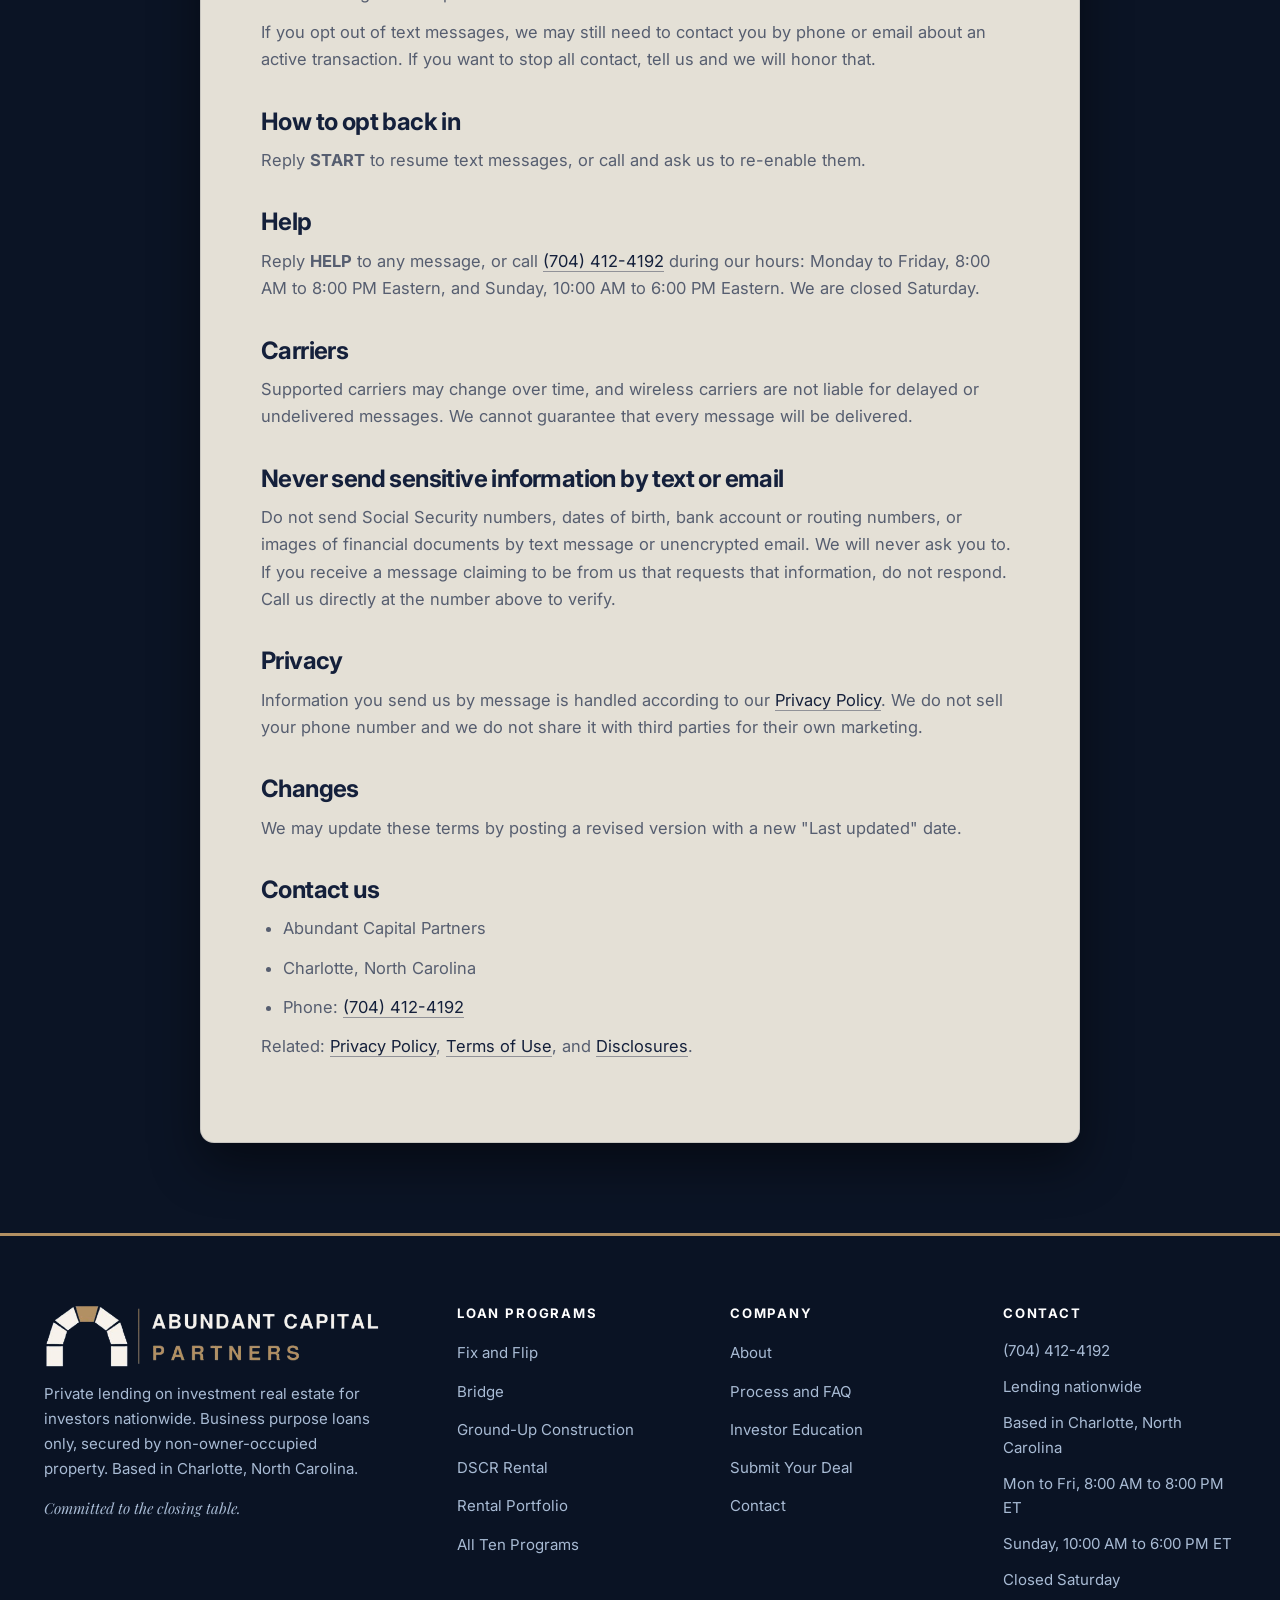
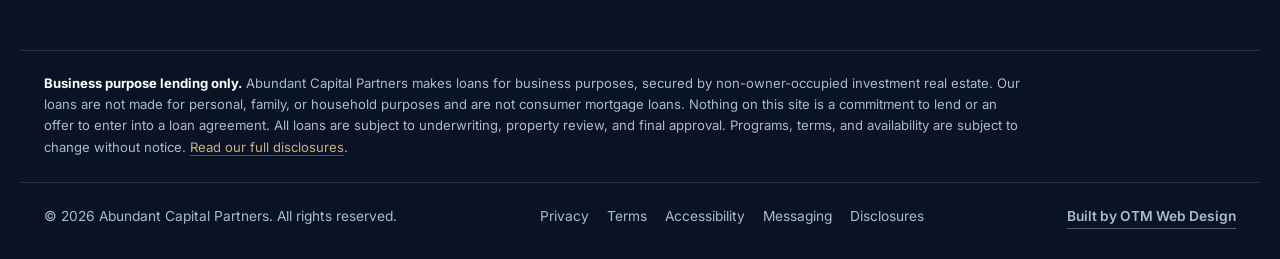
<file: sms-terms.html>
<!DOCTYPE html>
<!--
  DRAFT. Requires review by Abundant Capital Partners' attorney before launch.
  This is a plain-language starting point, not attorney-drafted counsel.
  This page exists because both site forms collect a phone number and carry a
  consent checkbox. If the business registers for A2P 10DLC texting through a
  carrier or platform, that registration will usually require a public page
  with exactly this content, so keep it reachable from the footer.
  TODO: insert a contact email once confirmed. Search for CONTACT-EMAIL.
-->
<html lang="en">
<head>
  <meta charset="UTF-8">
  <meta name="viewport" content="width=device-width, initial-scale=1.0">
  <title>Messaging Terms | Abundant Capital Partners</title>
  <meta name="description" content="Terms for phone, text message, and email communications from Abundant Capital Partners, including how to opt out.">
  <meta name="robots" content="noindex">
  <link rel="icon" type="image/png" href="assets/favicon.png">
  <link rel="apple-touch-icon" href="assets/favicon.png">

  <link rel="preconnect" href="https://fonts.googleapis.com">
  <link rel="preconnect" href="https://fonts.gstatic.com" crossorigin>
  <link href="https://fonts.googleapis.com/css2?family=Inter:wght@400;500;600;700&family=Playfair+Display:ital,wght@1,400&display=swap" rel="stylesheet">
  <link rel="stylesheet" href="styles.css">
</head>
<body data-page="sms-terms">

  <nav class="nav">
    <div class="nav-inner">
      <a href="index.html" class="brand" aria-label="Abundant Capital Partners home">
        <img src="assets/logo.png" alt="Abundant Capital Partners logo">
      </a>
      <div class="nav-links">
        <a href="index.html" data-nav="home">Home</a>
        <a href="loan-programs.html" data-nav="programs">Loan Programs</a>
        <a href="process.html" data-nav="process">Process</a>
        <a href="about.html" data-nav="about">About</a>
        <a href="resources.html" data-nav="resources">Resources</a>
        <a href="contact.html" class="nav-cta" data-nav="contact">Get Started</a>
      </div>
      <button class="hamburger" aria-label="Open menu" aria-expanded="false"><span></span><span></span><span></span></button>
    </div>
  </nav>
  <div class="nav-backdrop"></div>
  <aside class="mobile-menu">
    <a href="index.html" data-nav="home">Home</a>
    <a href="loan-programs.html" data-nav="programs">Loan Programs</a>
    <a href="process.html" data-nav="process">Process</a>
    <a href="about.html" data-nav="about">About</a>
    <a href="resources.html" data-nav="resources">Resources</a>
    <a href="contact.html" class="btn btn-primary" data-nav="contact">Get Started</a>
  </aside>

  <header class="page-hero page-hero--short">
    <div class="inner">
      <span class="eyebrow eyebrow--center">Legal</span>
      <h1>Messaging Terms</h1>
    </div>
  </header>

  <section>
    <div class="container container--prose prose">
      <p class="legal-updated">Last updated: July 29, 2026</p>

      <p>These terms describe how Abundant Capital Partners ("we," "us," or "our") communicates with you by phone, text message, and email, and how you can stop those communications at any time.</p>

      <h2>Consent</h2>
      <p>When you check the consent box on one of our forms and submit your phone number, you agree that we may contact you by phone call, text message (SMS and MMS), and email regarding your inquiry, your transaction, and related matters. Messages may be sent using automated technology.</p>
      <p><strong>Your consent is not a condition of obtaining any loan or service from us.</strong> You can decline to consent and still speak with us by calling <a href="tel:+17044124192">(704) 412-4192</a>.</p>
      <p>By consenting, you confirm that you are the subscriber or the customary user of the phone number you provided, and that you are authorized to consent for that number. Please let us know if your number changes or is reassigned.</p>

      <h2>What we send</h2>
      <p>Messages relate to your inquiry and any transaction in progress. Typical examples include a reply to a form you submitted, questions about your deal, a request for missing information, scheduling a call, and status updates as your loan moves through underwriting and closing.</p>

      <h2>Message frequency</h2>
      <p>Message frequency varies and depends on your inquiry and whether you have an active transaction with us. There is no fixed schedule and we do not send recurring marketing message campaigns.</p>

      <h2>Message and data rates</h2>
      <p>Message and data rates may apply. Those charges come from your mobile carrier, not from us. Check your plan if you are unsure what your carrier charges.</p>

      <h2>How to opt out</h2>
      <p>Reply <strong>STOP</strong> to any text message from us and we will stop sending text messages to that number. You may receive one final message confirming that you have been unsubscribed.</p>
      <p>You can also opt out by calling us at <a href="tel:+17044124192">(704) 412-4192</a> and asking, or by replying to any email from us and asking us to stop.</p>
      <p>If you opt out of text messages, we may still need to contact you by phone or email about an active transaction. If you want to stop all contact, tell us and we will honor that.</p>

      <h2>How to opt back in</h2>
      <p>Reply <strong>START</strong> to resume text messages, or call and ask us to re-enable them.</p>

      <h2>Help</h2>
      <p>Reply <strong>HELP</strong> to any message, or call <a href="tel:+17044124192">(704) 412-4192</a> during our hours: Monday to Friday, 8:00 AM to 8:00 PM Eastern, and Sunday, 10:00 AM to 6:00 PM Eastern. We are closed Saturday.</p>

      <h2>Carriers</h2>
      <p>Supported carriers may change over time, and wireless carriers are not liable for delayed or undelivered messages. We cannot guarantee that every message will be delivered.</p>

      <h2>Never send sensitive information by text or email</h2>
      <p>Do not send Social Security numbers, dates of birth, bank account or routing numbers, or images of financial documents by text message or unencrypted email. We will never ask you to. If you receive a message claiming to be from us that requests that information, do not respond. Call us directly at the number above to verify.</p>

      <h2>Privacy</h2>
      <p>Information you send us by message is handled according to our <a href="privacy.html">Privacy Policy</a>. We do not sell your phone number and we do not share it with third parties for their own marketing.</p>

      <h2>Changes</h2>
      <p>We may update these terms by posting a revised version with a new "Last updated" date.</p>

      <h2>Contact us</h2>
      <ul>
        <li>Abundant Capital Partners</li>
        <li>Charlotte, North Carolina</li>
        <li>Phone: <a href="tel:+17044124192">(704) 412-4192</a></li>
        <!-- CONTACT-EMAIL: add the confirmed business email address here -->
      </ul>
      <p>Related: <a href="privacy.html">Privacy Policy</a>, <a href="terms.html">Terms of Use</a>, and <a href="disclosures.html">Disclosures</a>.</p>
    </div>
  </section>

  <footer class="footer">
    <div class="footer-grid">
      <div class="footer-brand">
        <img src="assets/logo.png" alt="Abundant Capital Partners logo">
        <p>Private lending on investment real estate for investors nationwide. Business purpose loans only, secured by non-owner-occupied property. Based in Charlotte, North Carolina.</p>
        <p class="footer-tag">Committed to the closing table.</p>
      </div>
      <div class="footer-col">
        <h4>Loan Programs</h4>
        <ul>
          <li><a href="loan-programs.html#fix-and-flip">Fix and Flip</a></li>
          <li><a href="loan-programs.html#bridge">Bridge</a></li>
          <li><a href="loan-programs.html#construction">Ground-Up Construction</a></li>
          <li><a href="loan-programs.html#dscr">DSCR Rental</a></li>
          <li><a href="loan-programs.html#portfolio">Rental Portfolio</a></li>
          <li><a href="loan-programs.html">All Ten Programs</a></li>
        </ul>
      </div>
      <div class="footer-col">
        <h4>Company</h4>
        <ul>
          <li><a href="about.html">About</a></li>
          <li><a href="process.html">Process and FAQ</a></li>
          <li><a href="resources.html">Investor Education</a></li>
          <li><a href="contact.html">Submit Your Deal</a></li>
          <li><a href="contact.html">Contact</a></li>
        </ul>
      </div>
      <div class="footer-col">
        <h4>Contact</h4>
        <ul class="footer-contact">
          <li><a href="tel:+17044124192">(704) 412-4192</a></li>
          <li><span>Lending nationwide</span></li>
          <li><span>Based in Charlotte, North Carolina</span></li>
          <li><span>Mon to Fri, 8:00 AM to 8:00 PM ET</span></li>
          <li><span>Sunday, 10:00 AM to 6:00 PM ET</span></li>
          <li><span>Closed Saturday</span></li>
        </ul>
      </div>
    </div>
    <div class="footer-disclaimer">
      <p><strong>Business purpose lending only.</strong> Abundant Capital Partners makes loans for business purposes, secured by non-owner-occupied investment real estate. Our loans are not made for personal, family, or household purposes and are not consumer mortgage loans. Nothing on this site is a commitment to lend or an offer to enter into a loan agreement. All loans are subject to underwriting, property review, and final approval. Programs, terms, and availability are subject to change without notice. <a href="disclosures.html">Read our full disclosures</a>.</p>
    </div>
    <div class="footer-bottom">
      <span>&copy; <span id="year">2026</span> Abundant Capital Partners. All rights reserved.</span>
      <div class="footer-legal-links">
        <a href="privacy.html">Privacy</a>
        <a href="terms.html">Terms</a>
        <a href="accessibility.html">Accessibility</a>
        <a href="sms-terms.html">Messaging</a>
        <a href="disclosures.html">Disclosures</a>
      </div>
      <a class="otm-credit" href="https://otm-designs.com" target="_blank" rel="noopener">Built by OTM Web Design</a>
    </div>
  </footer>

  <script src="script.js"></script>
</body>
</html>
</file>
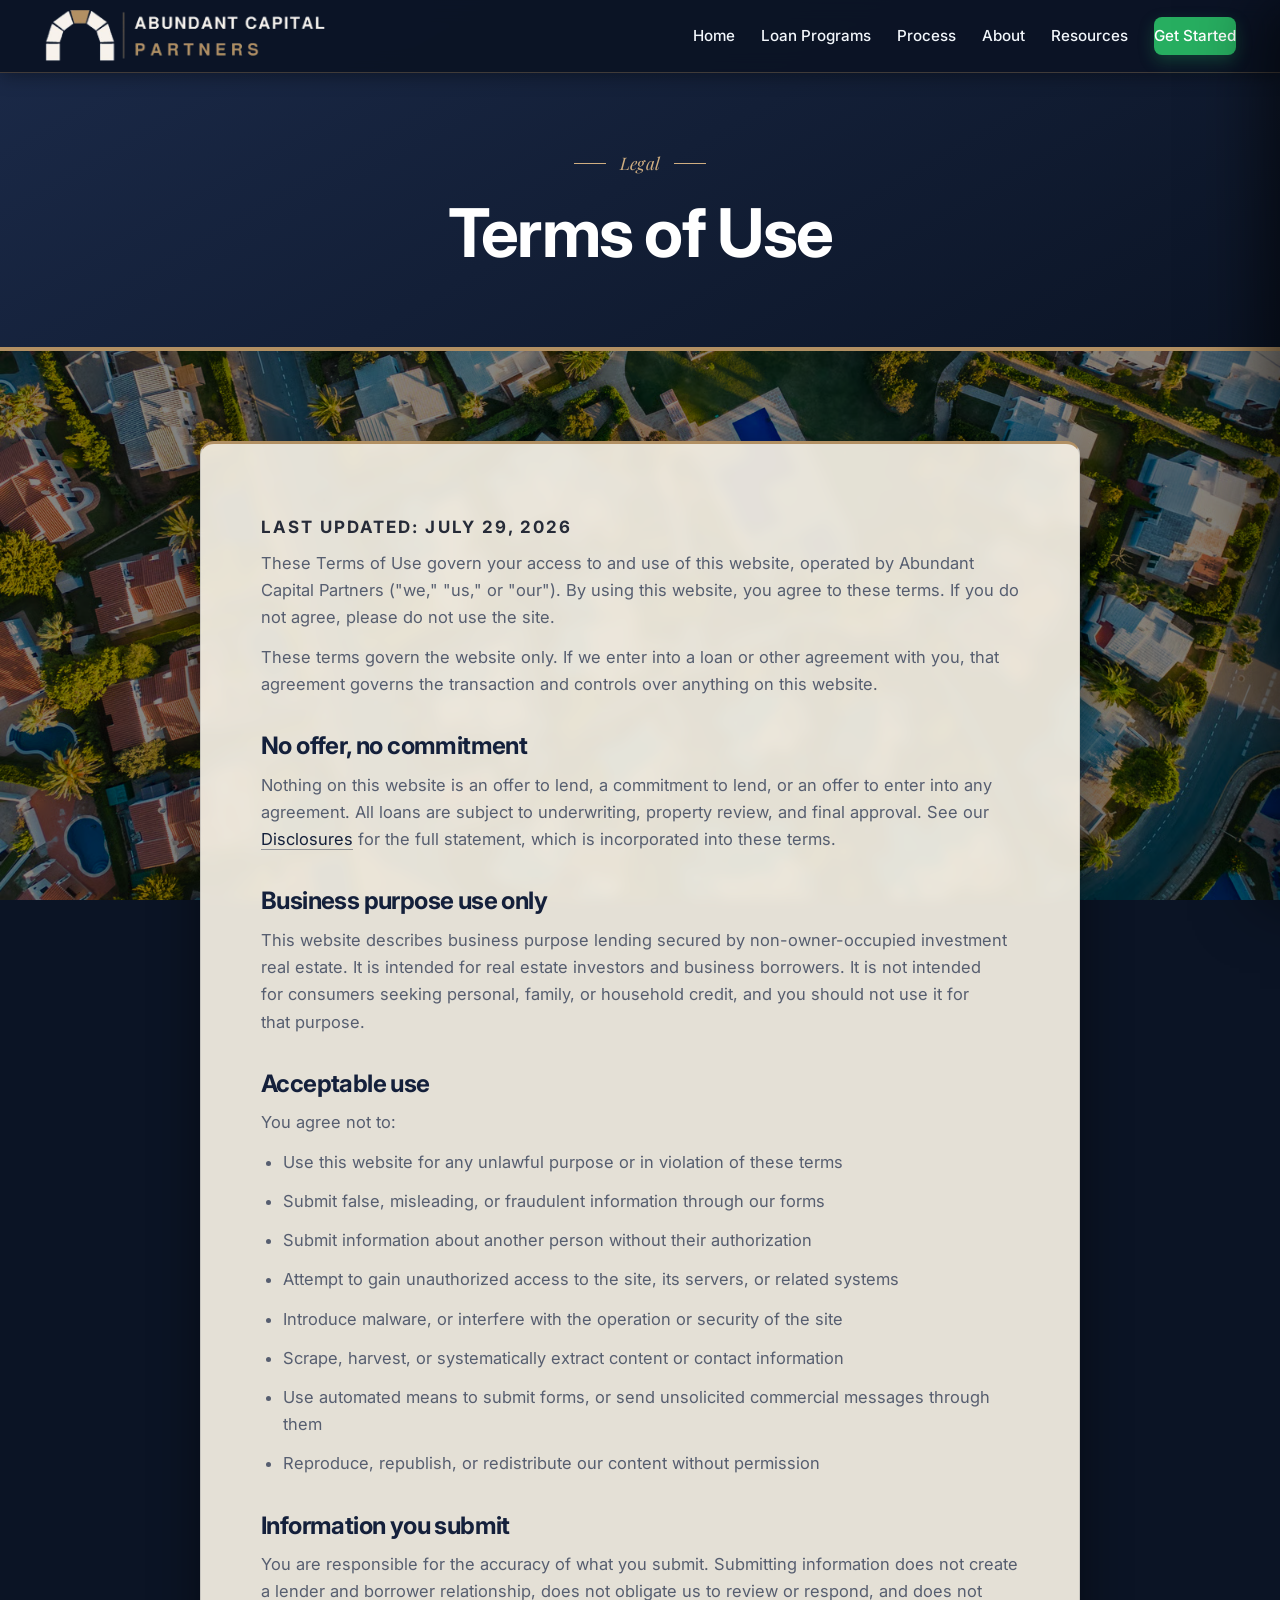
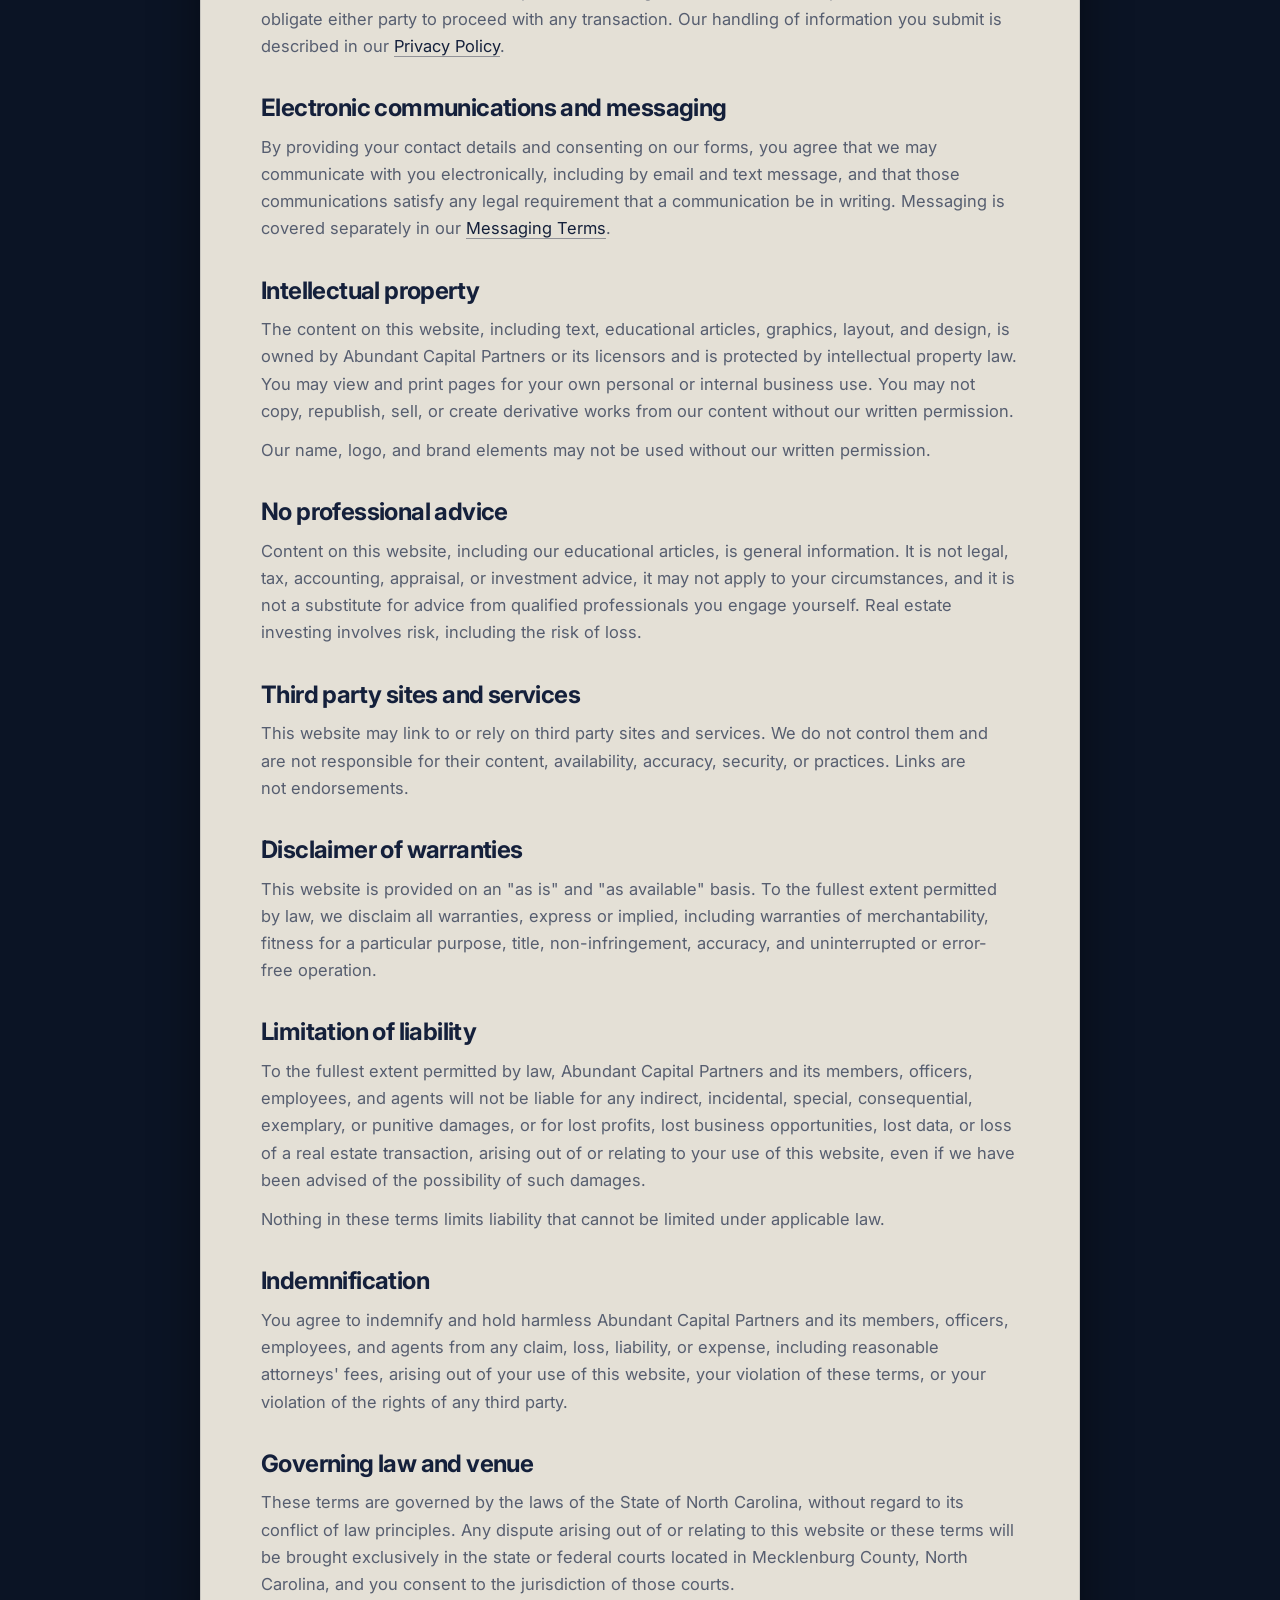
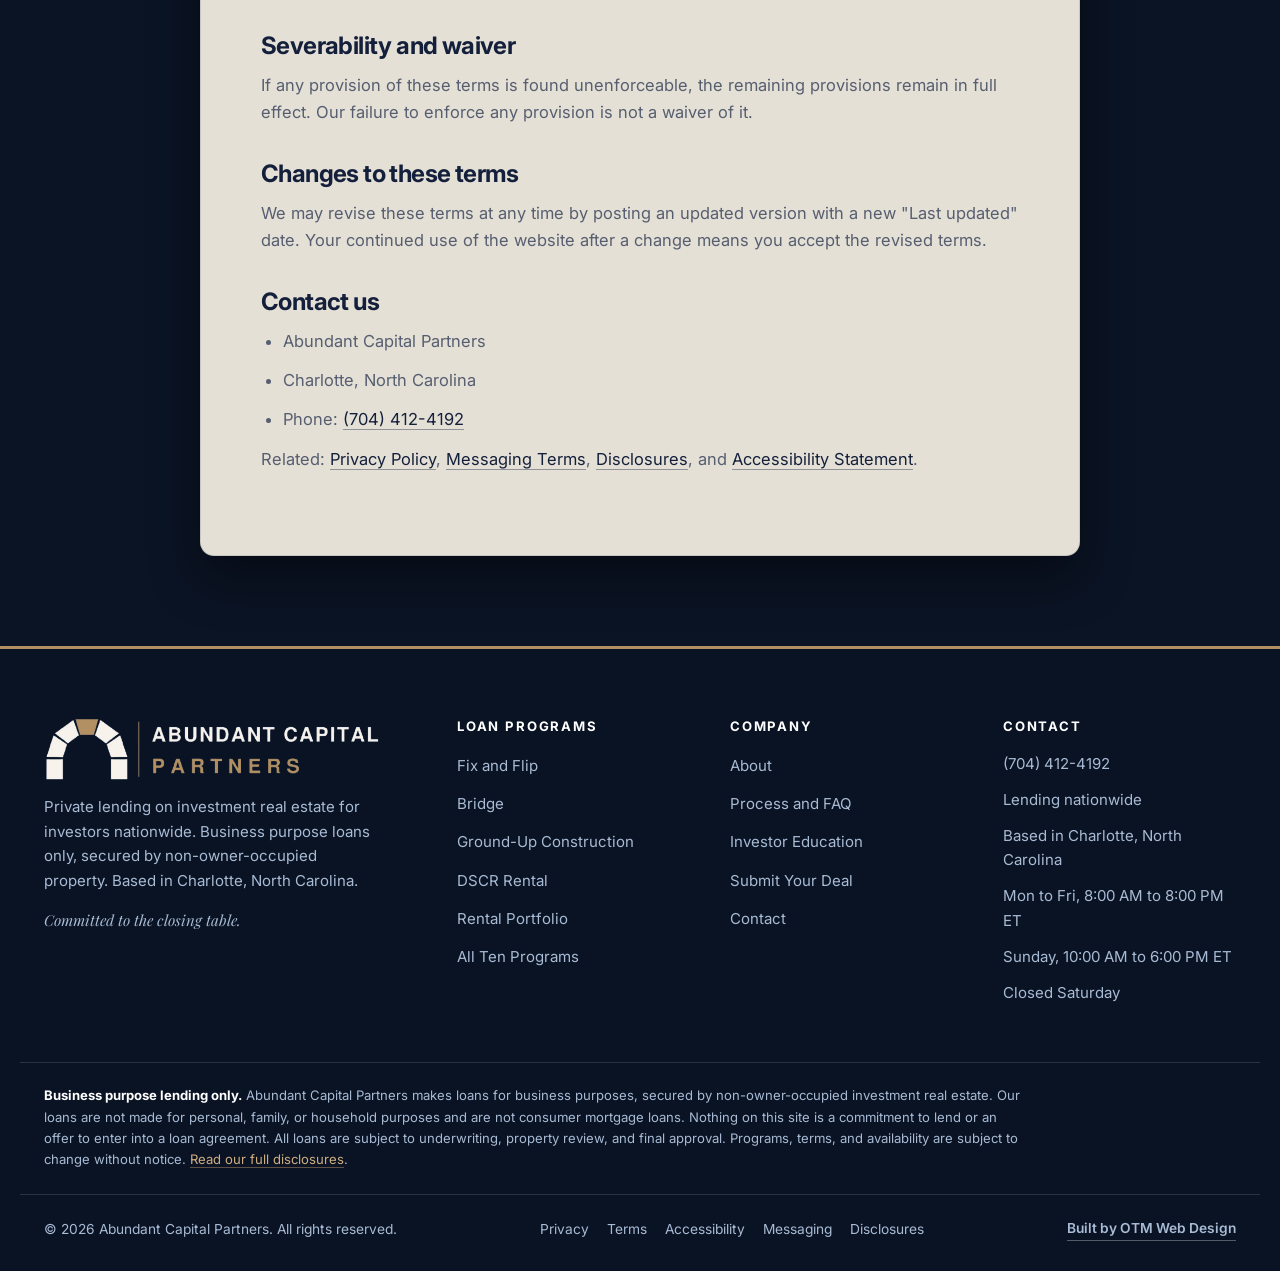
<file: terms.html>
<!DOCTYPE html>
<!--
  DRAFT. Requires review by Abundant Capital Partners' attorney before launch.
  This is a plain-language starting point, not attorney-drafted counsel.
  The attorney should confirm the governing law and venue clause, and whether
  an arbitration or class action waiver clause is wanted here.
  TODO: insert a contact email once confirmed. Search for CONTACT-EMAIL.
-->
<html lang="en">
<head>
  <meta charset="UTF-8">
  <meta name="viewport" content="width=device-width, initial-scale=1.0">
  <title>Terms of Use | Abundant Capital Partners</title>
  <meta name="description" content="Terms governing your use of the Abundant Capital Partners website.">
  <meta name="robots" content="noindex">
  <link rel="icon" type="image/png" href="assets/favicon.png">
  <link rel="apple-touch-icon" href="assets/favicon.png">

  <link rel="preconnect" href="https://fonts.googleapis.com">
  <link rel="preconnect" href="https://fonts.gstatic.com" crossorigin>
  <link href="https://fonts.googleapis.com/css2?family=Inter:wght@400;500;600;700&family=Playfair+Display:ital,wght@1,400&display=swap" rel="stylesheet">
  <link rel="stylesheet" href="styles.css">
</head>
<body data-page="terms">

  <nav class="nav">
    <div class="nav-inner">
      <a href="index.html" class="brand" aria-label="Abundant Capital Partners home">
        <img src="assets/logo.png" alt="Abundant Capital Partners logo">
      </a>
      <div class="nav-links">
        <a href="index.html" data-nav="home">Home</a>
        <a href="loan-programs.html" data-nav="programs">Loan Programs</a>
        <a href="process.html" data-nav="process">Process</a>
        <a href="about.html" data-nav="about">About</a>
        <a href="resources.html" data-nav="resources">Resources</a>
        <a href="contact.html" class="nav-cta" data-nav="contact">Get Started</a>
      </div>
      <button class="hamburger" aria-label="Open menu" aria-expanded="false"><span></span><span></span><span></span></button>
    </div>
  </nav>
  <div class="nav-backdrop"></div>
  <aside class="mobile-menu">
    <a href="index.html" data-nav="home">Home</a>
    <a href="loan-programs.html" data-nav="programs">Loan Programs</a>
    <a href="process.html" data-nav="process">Process</a>
    <a href="about.html" data-nav="about">About</a>
    <a href="resources.html" data-nav="resources">Resources</a>
    <a href="contact.html" class="btn btn-primary" data-nav="contact">Get Started</a>
  </aside>

  <header class="page-hero page-hero--short">
    <div class="inner">
      <span class="eyebrow eyebrow--center">Legal</span>
      <h1>Terms of Use</h1>
    </div>
  </header>

  <section>
    <div class="container container--prose prose">
      <p class="legal-updated">Last updated: July 29, 2026</p>

      <p>These Terms of Use govern your access to and use of this website, operated by Abundant Capital Partners ("we," "us," or "our"). By using this website, you agree to these terms. If you do not agree, please do not use the site.</p>
      <p>These terms govern the website only. If we enter into a loan or other agreement with you, that agreement governs the transaction and controls over anything on this website.</p>

      <h2>No offer, no commitment</h2>
      <p>Nothing on this website is an offer to lend, a commitment to lend, or an offer to enter into any agreement. All loans are subject to underwriting, property review, and final approval. See our <a href="disclosures.html">Disclosures</a> for the full statement, which is incorporated into these terms.</p>

      <h2>Business purpose use only</h2>
      <p>This website describes business purpose lending secured by non-owner-occupied investment real estate. It is intended for real estate investors and business borrowers. It is not intended for consumers seeking personal, family, or household credit, and you should not use it for that purpose.</p>

      <h2>Acceptable use</h2>
      <p>You agree not to:</p>
      <ul>
        <li>Use this website for any unlawful purpose or in violation of these terms</li>
        <li>Submit false, misleading, or fraudulent information through our forms</li>
        <li>Submit information about another person without their authorization</li>
        <li>Attempt to gain unauthorized access to the site, its servers, or related systems</li>
        <li>Introduce malware, or interfere with the operation or security of the site</li>
        <li>Scrape, harvest, or systematically extract content or contact information</li>
        <li>Use automated means to submit forms, or send unsolicited commercial messages through them</li>
        <li>Reproduce, republish, or redistribute our content without permission</li>
      </ul>

      <h2>Information you submit</h2>
      <p>You are responsible for the accuracy of what you submit. Submitting information does not create a lender and borrower relationship, does not obligate us to review or respond, and does not obligate either party to proceed with any transaction. Our handling of information you submit is described in our <a href="privacy.html">Privacy Policy</a>.</p>

      <h2>Electronic communications and messaging</h2>
      <p>By providing your contact details and consenting on our forms, you agree that we may communicate with you electronically, including by email and text message, and that those communications satisfy any legal requirement that a communication be in writing. Messaging is covered separately in our <a href="sms-terms.html">Messaging Terms</a>.</p>

      <h2>Intellectual property</h2>
      <p>The content on this website, including text, educational articles, graphics, layout, and design, is owned by Abundant Capital Partners or its licensors and is protected by intellectual property law. You may view and print pages for your own personal or internal business use. You may not copy, republish, sell, or create derivative works from our content without our written permission.</p>
      <p>Our name, logo, and brand elements may not be used without our written permission.</p>

      <h2>No professional advice</h2>
      <p>Content on this website, including our educational articles, is general information. It is not legal, tax, accounting, appraisal, or investment advice, it may not apply to your circumstances, and it is not a substitute for advice from qualified professionals you engage yourself. Real estate investing involves risk, including the risk of loss.</p>

      <h2>Third party sites and services</h2>
      <p>This website may link to or rely on third party sites and services. We do not control them and are not responsible for their content, availability, accuracy, security, or practices. Links are not endorsements.</p>

      <h2>Disclaimer of warranties</h2>
      <p>This website is provided on an "as is" and "as available" basis. To the fullest extent permitted by law, we disclaim all warranties, express or implied, including warranties of merchantability, fitness for a particular purpose, title, non-infringement, accuracy, and uninterrupted or error-free operation.</p>

      <h2>Limitation of liability</h2>
      <p>To the fullest extent permitted by law, Abundant Capital Partners and its members, officers, employees, and agents will not be liable for any indirect, incidental, special, consequential, exemplary, or punitive damages, or for lost profits, lost business opportunities, lost data, or loss of a real estate transaction, arising out of or relating to your use of this website, even if we have been advised of the possibility of such damages.</p>
      <p>Nothing in these terms limits liability that cannot be limited under applicable law.</p>

      <h2>Indemnification</h2>
      <p>You agree to indemnify and hold harmless Abundant Capital Partners and its members, officers, employees, and agents from any claim, loss, liability, or expense, including reasonable attorneys' fees, arising out of your use of this website, your violation of these terms, or your violation of the rights of any third party.</p>

      <h2>Governing law and venue</h2>
      <p>These terms are governed by the laws of the State of North Carolina, without regard to its conflict of law principles. Any dispute arising out of or relating to this website or these terms will be brought exclusively in the state or federal courts located in Mecklenburg County, North Carolina, and you consent to the jurisdiction of those courts.</p>

      <h2>Severability and waiver</h2>
      <p>If any provision of these terms is found unenforceable, the remaining provisions remain in full effect. Our failure to enforce any provision is not a waiver of it.</p>

      <h2>Changes to these terms</h2>
      <p>We may revise these terms at any time by posting an updated version with a new "Last updated" date. Your continued use of the website after a change means you accept the revised terms.</p>

      <h2>Contact us</h2>
      <ul>
        <li>Abundant Capital Partners</li>
        <li>Charlotte, North Carolina</li>
        <li>Phone: <a href="tel:+17044124192">(704) 412-4192</a></li>
        <!-- CONTACT-EMAIL: add the confirmed business email address here -->
      </ul>
      <p>Related: <a href="privacy.html">Privacy Policy</a>, <a href="sms-terms.html">Messaging Terms</a>, <a href="disclosures.html">Disclosures</a>, and <a href="accessibility.html">Accessibility Statement</a>.</p>
    </div>
  </section>

  <footer class="footer">
    <div class="footer-grid">
      <div class="footer-brand">
        <img src="assets/logo.png" alt="Abundant Capital Partners logo">
        <p>Private lending on investment real estate for investors nationwide. Business purpose loans only, secured by non-owner-occupied property. Based in Charlotte, North Carolina.</p>
        <p class="footer-tag">Committed to the closing table.</p>
      </div>
      <div class="footer-col">
        <h4>Loan Programs</h4>
        <ul>
          <li><a href="loan-programs.html#fix-and-flip">Fix and Flip</a></li>
          <li><a href="loan-programs.html#bridge">Bridge</a></li>
          <li><a href="loan-programs.html#construction">Ground-Up Construction</a></li>
          <li><a href="loan-programs.html#dscr">DSCR Rental</a></li>
          <li><a href="loan-programs.html#portfolio">Rental Portfolio</a></li>
          <li><a href="loan-programs.html">All Ten Programs</a></li>
        </ul>
      </div>
      <div class="footer-col">
        <h4>Company</h4>
        <ul>
          <li><a href="about.html">About</a></li>
          <li><a href="process.html">Process and FAQ</a></li>
          <li><a href="resources.html">Investor Education</a></li>
          <li><a href="contact.html">Submit Your Deal</a></li>
          <li><a href="contact.html">Contact</a></li>
        </ul>
      </div>
      <div class="footer-col">
        <h4>Contact</h4>
        <ul class="footer-contact">
          <li><a href="tel:+17044124192">(704) 412-4192</a></li>
          <li><span>Lending nationwide</span></li>
          <li><span>Based in Charlotte, North Carolina</span></li>
          <li><span>Mon to Fri, 8:00 AM to 8:00 PM ET</span></li>
          <li><span>Sunday, 10:00 AM to 6:00 PM ET</span></li>
          <li><span>Closed Saturday</span></li>
        </ul>
      </div>
    </div>
    <div class="footer-disclaimer">
      <p><strong>Business purpose lending only.</strong> Abundant Capital Partners makes loans for business purposes, secured by non-owner-occupied investment real estate. Our loans are not made for personal, family, or household purposes and are not consumer mortgage loans. Nothing on this site is a commitment to lend or an offer to enter into a loan agreement. All loans are subject to underwriting, property review, and final approval. Programs, terms, and availability are subject to change without notice. <a href="disclosures.html">Read our full disclosures</a>.</p>
    </div>
    <div class="footer-bottom">
      <span>&copy; <span id="year">2026</span> Abundant Capital Partners. All rights reserved.</span>
      <div class="footer-legal-links">
        <a href="privacy.html">Privacy</a>
        <a href="terms.html">Terms</a>
        <a href="accessibility.html">Accessibility</a>
        <a href="sms-terms.html">Messaging</a>
        <a href="disclosures.html">Disclosures</a>
      </div>
      <a class="otm-credit" href="https://otm-designs.com" target="_blank" rel="noopener">Built by OTM Web Design</a>
    </div>
  </footer>

  <script src="script.js"></script>
</body>
</html>
</file>
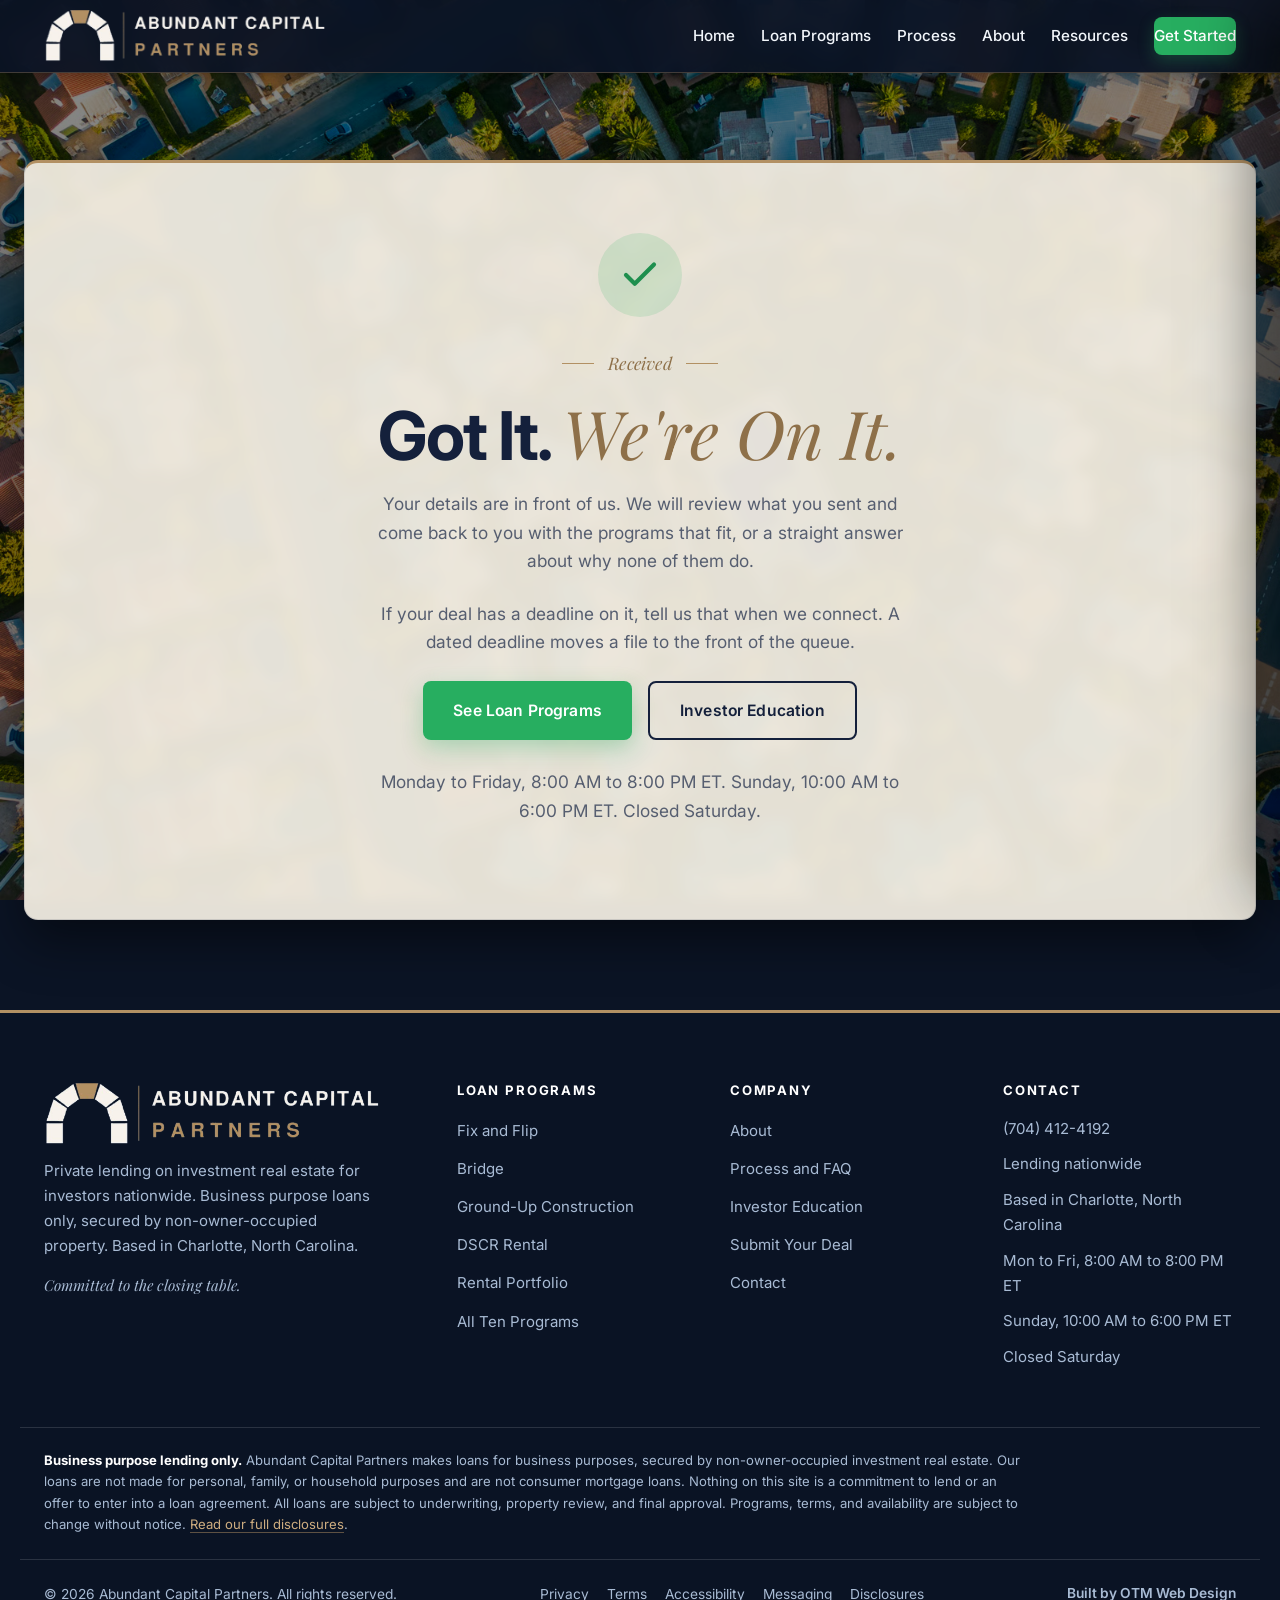
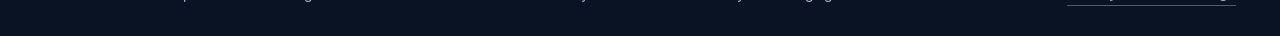
<file: thank-you.html>
<!DOCTYPE html>
<html lang="en">
<head>
  <meta charset="UTF-8">
  <meta name="viewport" content="width=device-width, initial-scale=1.0">
  <title>Thank You | Abundant Capital Partners</title>
  <meta name="description" content="Thanks for reaching out to Abundant Capital Partners. We have your details and will be in touch shortly.">
  <meta name="robots" content="noindex">
  <link rel="icon" type="image/png" href="assets/favicon.png">
  <link rel="apple-touch-icon" href="assets/favicon.png">

  <link rel="preconnect" href="https://fonts.googleapis.com">
  <link rel="preconnect" href="https://fonts.gstatic.com" crossorigin>
  <link href="https://fonts.googleapis.com/css2?family=Inter:wght@400;500;600;700&family=Playfair+Display:ital,wght@1,400&display=swap" rel="stylesheet">
  <link rel="stylesheet" href="styles.css">
</head>
<body data-page="thank-you">

  <nav class="nav">
    <div class="nav-inner">
      <a href="index.html" class="brand" aria-label="Abundant Capital Partners home">
        <img src="assets/logo.png" alt="Abundant Capital Partners logo">
      </a>
      <div class="nav-links">
        <a href="index.html" data-nav="home">Home</a>
        <a href="loan-programs.html" data-nav="programs">Loan Programs</a>
        <a href="process.html" data-nav="process">Process</a>
        <a href="about.html" data-nav="about">About</a>
        <a href="resources.html" data-nav="resources">Resources</a>
        <a href="contact.html" class="nav-cta" data-nav="contact">Get Started</a>
      </div>
      <button class="hamburger" aria-label="Open menu" aria-expanded="false"><span></span><span></span><span></span></button>
    </div>
  </nav>
  <div class="nav-backdrop"></div>
  <aside class="mobile-menu">
    <a href="index.html" data-nav="home">Home</a>
    <a href="loan-programs.html" data-nav="programs">Loan Programs</a>
    <a href="process.html" data-nav="process">Process</a>
    <a href="about.html" data-nav="about">About</a>
    <a href="resources.html" data-nav="resources">Resources</a>
    <a href="contact.html" class="btn btn-primary" data-nav="contact">Get Started</a>
  </aside>

  <section class="thankyou">
    <div class="container">
      <div class="thankyou-card">
        <div class="thankyou-icon" aria-hidden="true">
          <svg viewBox="0 0 24 24" fill="none" stroke="currentColor" stroke-width="2.4" stroke-linecap="round" stroke-linejoin="round"><polyline points="20 6 9 17 4 12"></polyline></svg>
        </div>
        <span class="eyebrow eyebrow--center">Received</span>
        <h1>Got It. <em>We're On It.</em></h1>
        <p>Your details are in front of us. We will review what you sent and come back to you with the programs that fit, or a straight answer about why none of them do.</p>
        <p>If your deal has a deadline on it, tell us that when we connect. A dated deadline moves a file to the front of the queue.</p>
        <div class="cta-actions">
          <a href="loan-programs.html" class="btn btn-primary">See Loan Programs</a>
          <a href="resources.html" class="btn btn-outline">Investor Education</a>
        </div>
        <p class="form-fineprint" style="margin-top:28px;">Monday to Friday, 8:00 AM to 8:00 PM ET. Sunday, 10:00 AM to 6:00 PM ET. Closed Saturday.</p>
      </div>
    </div>
  </section>

  <footer class="footer">
    <div class="footer-grid">
      <div class="footer-brand">
        <img src="assets/logo.png" alt="Abundant Capital Partners logo">
        <p>Private lending on investment real estate for investors nationwide. Business purpose loans only, secured by non-owner-occupied property. Based in Charlotte, North Carolina.</p>
        <p class="footer-tag">Committed to the closing table.</p>
      </div>
      <div class="footer-col">
        <h4>Loan Programs</h4>
        <ul>
          <li><a href="loan-programs.html#fix-and-flip">Fix and Flip</a></li>
          <li><a href="loan-programs.html#bridge">Bridge</a></li>
          <li><a href="loan-programs.html#construction">Ground-Up Construction</a></li>
          <li><a href="loan-programs.html#dscr">DSCR Rental</a></li>
          <li><a href="loan-programs.html#portfolio">Rental Portfolio</a></li>
          <li><a href="loan-programs.html">All Ten Programs</a></li>
        </ul>
      </div>
      <div class="footer-col">
        <h4>Company</h4>
        <ul>
          <li><a href="about.html">About</a></li>
          <li><a href="process.html">Process and FAQ</a></li>
          <li><a href="resources.html">Investor Education</a></li>
          <li><a href="contact.html">Submit Your Deal</a></li>
          <li><a href="contact.html">Contact</a></li>
        </ul>
      </div>
      <div class="footer-col">
        <h4>Contact</h4>
        <ul class="footer-contact">
          <li><a href="tel:+17044124192">(704) 412-4192</a></li>
          <li><span>Lending nationwide</span></li>
          <li><span>Based in Charlotte, North Carolina</span></li>
          <li><span>Mon to Fri, 8:00 AM to 8:00 PM ET</span></li>
          <li><span>Sunday, 10:00 AM to 6:00 PM ET</span></li>
          <li><span>Closed Saturday</span></li>
        </ul>
      </div>
    </div>
    <div class="footer-disclaimer">
      <p><strong>Business purpose lending only.</strong> Abundant Capital Partners makes loans for business purposes, secured by non-owner-occupied investment real estate. Our loans are not made for personal, family, or household purposes and are not consumer mortgage loans. Nothing on this site is a commitment to lend or an offer to enter into a loan agreement. All loans are subject to underwriting, property review, and final approval. Programs, terms, and availability are subject to change without notice. <a href="disclosures.html">Read our full disclosures</a>.</p>
    </div>
    <div class="footer-bottom">
      <span>&copy; <span id="year">2026</span> Abundant Capital Partners. All rights reserved.</span>
      <div class="footer-legal-links">
        <a href="privacy.html">Privacy</a>
        <a href="terms.html">Terms</a>
        <a href="accessibility.html">Accessibility</a>
        <a href="sms-terms.html">Messaging</a>
        <a href="disclosures.html">Disclosures</a>
      </div>
      <a class="otm-credit" href="https://otm-designs.com" target="_blank" rel="noopener">Built by OTM Web Design</a>
    </div>
  </footer>

  <script src="script.js"></script>
</body>
</html>
</file>
<file: styles.css>
/* ============================================================
   ABUNDANT CAPITAL PARTNERS
   Private lending for real estate investors. Charlotte, NC.
   Built by OTM Web Design

   Structure: locked navy body background, warm sandstone light
   frames floating over it, gold Playfair italic as the only
   accent face, green reserved exclusively for calls to action.

   Chrome (sticky nav, mobile drawer, footer) runs navy with
   white links and gold underlines. Those three are the only
   full-bleed bands in the build, so they read as chrome rather
   than as content frames. Every content frame stays sandstone.
   ============================================================ */

/* ---------- RESET ---------- */
*, *::before, *::after { box-sizing: border-box; margin: 0; padding: 0; }
html { scroll-behavior: smooth; -webkit-text-size-adjust: 100%; overflow-x: hidden; }
img { max-width: 100%; display: block; }
a { text-decoration: none; color: inherit; }
ul { list-style: none; }
button { font-family: inherit; cursor: pointer; border: none; background: none; }
input, textarea, select { font-family: inherit; }

/* ---------- TOKENS ---------- */
:root {
  /* Core palette, supplied by the client */
  --navy: #14203B;
  --light-blue: #DCEDFA;
  --gold: #B29063;
  --green: #27AE60;

  /* Extended ramp */
  --navy-deep: #0B1425;
  --navy-soft: #24365C;
  --navy-rgb: 20, 32, 59;

  --blue-tint: #EDF6FD;
  --blue-line: #C2DCF0;
  --blue-soft: #B9D9F0;

  --gold-deep: #8E7049;
  --gold-bright: #CFAE81;
  --gold-rgb: 178, 144, 99;

  --green-deep: #1E8F4E;
  --green-bright: #46C97C;
  --green-rgb: 39, 174, 96;

  /* Text */
  --ink: #262B38;
  --ink-soft: #565E70;
  --heading: #14203B;

  /* Frames: sandstone / wheat, pushed heavier than a plain cream */
  --frame: rgba(243, 237, 226, 0.94);
  --frame-card: rgba(252, 249, 243, 0.97);
  --frame-deep: rgba(11, 20, 37, 0.94);
  --frame-deep-text: #EAF1F9;
  --frame-deep-soft: #A8BBD4;

  /* Navy chrome: sticky nav, mobile drawer, footer */
  --chrome-bg: rgba(11, 20, 37, 0.94);
  --chrome-text: #F2F6FB;
  --chrome-soft: #A8BBD4;
  --chrome-line: rgba(255, 255, 255, 0.13);
  --chrome-gold-line: rgba(178, 144, 99, 0.32);

  --line: rgba(40, 48, 66, 0.14);
  --line-strong: rgba(40, 48, 66, 0.22);

  --bg-fallback: #0B1425;
  --media-fallback: linear-gradient(150deg, #24365C 0%, #0B1425 100%);

  --shadow-soft: 0 6px 20px rgba(0, 0, 0, 0.34);
  --shadow-lift: 0 22px 50px rgba(0, 0, 0, 0.46);

  --container: 1240px;
  --radius: 14px;
  --radius-card: 11px;

  --font-body: 'Inter', -apple-system, BlinkMacSystemFont, 'Segoe UI', sans-serif;
  --font-accent: 'Playfair Display', Georgia, serif;
}

/* ---------- BASE ---------- */
body {
  font-family: var(--font-body);
  font-size: 16.5px;
  line-height: 1.65;
  color: var(--ink);
  background: var(--bg-fallback);
  overflow-x: hidden;
  width: 100%;
}
body.nav-open { overflow: hidden; }

/* Locked body background. Darkened only by the brightness filter on
   this pseudo-element, never by a second overlay layer. Fixed
   positioning here works on iOS where background-attachment fails. */
body::before {
  content: "";
  position: fixed;
  inset: 0;
  background-image: url('assets/body-bg.jpg');
  background-size: cover;
  background-position: center;
  background-color: var(--bg-fallback);
  filter: brightness(0.52) saturate(1.04);
  z-index: -1;
}

h1, h2, h3, h4 {
  font-family: var(--font-body);
  font-weight: 700;
  line-height: 1.15;
  letter-spacing: -0.025em;
  text-wrap: balance;
  color: var(--heading);
}
h1 { font-size: clamp(2.4rem, 5.5vw, 4.2rem); }
h2 { font-size: clamp(2rem, 4vw, 3rem); }
h3 { font-size: clamp(1.3rem, 2.2vw, 1.7rem); }
h4 { font-size: 1.1rem; }
p { text-wrap: pretty; }

/* The accent face. Playfair Display appears in italic 400 only, tinted
   gold, and only as the emphasized phrase inside a heading. It never
   sets a full heading on its own. */
h1 em, h2 em, h3 em, h4 em {
  font-family: var(--font-accent);
  font-style: italic;
  font-weight: 400;
  letter-spacing: 0;
  color: var(--gold-deep);
}
.hero h1 em, .page-hero h1 em, .cta h2 em,
.container--deep h2 em, .container--deep h3 em { color: var(--gold-bright); }

.lede { font-size: 1.14rem; color: var(--ink-soft); }
.muted { color: var(--ink-soft); }

/* ---------- SHARED LAYOUT ---------- */
.inner { width: 100%; max-width: var(--container); margin: 0 auto; padding: 0 24px; }
section { padding: 90px 0; position: relative; }
section[id] { scroll-margin-top: 96px; }

.container {
  position: relative;
  width: calc(100% - 48px);
  max-width: var(--container);
  margin: 0 auto;
  background: var(--frame);
  border: 1px solid var(--line);
  border-top: 3px solid var(--gold);
  border-radius: var(--radius);
  box-shadow: var(--shadow-lift);
  backdrop-filter: blur(6px);
  padding: 70px 60px;
}
.container--deep {
  background: var(--frame-deep);
  border-color: rgba(255, 255, 255, 0.09);
  border-top-color: var(--gold);
  color: var(--frame-deep-text);
}
.container--deep h2, .container--deep h3, .container--deep h4 { color: #fff; }
.container--deep p { color: var(--frame-deep-soft); }
.container--prose { max-width: 880px; }

/* ---------- EYEBROW ----------
   Gold Playfair italic sitting above the heading, opened by a short
   gold rule. This pairing against tight-tracked bold Inter is the
   character of the whole build. */
.eyebrow {
  display: inline-flex;
  align-items: center;
  gap: 14px;
  font-family: var(--font-accent);
  font-style: italic;
  font-weight: 400;
  font-size: 1.08rem;
  letter-spacing: 0.01em;
  color: var(--gold-deep);
  margin-bottom: 16px;
}
.eyebrow::before { content: ""; width: 32px; height: 1px; background: var(--gold); flex: none; }
.eyebrow--center { justify-content: center; }
.eyebrow--center::after { content: ""; width: 32px; height: 1px; background: var(--gold); flex: none; }
.hero .eyebrow, .page-hero .eyebrow, .cta .eyebrow, .container--deep .eyebrow { color: var(--gold-bright); }
.hero .eyebrow::before, .hero .eyebrow::after,
.page-hero .eyebrow::before, .page-hero .eyebrow::after,
.cta .eyebrow::before, .cta .eyebrow::after,
.container--deep .eyebrow::before, .container--deep .eyebrow::after { background: var(--gold-bright); }

/* Small uppercase label, used for card kickers and field labels */
.kicker {
  display: block;
  font-size: 0.72rem;
  font-weight: 700;
  letter-spacing: 0.16em;
  text-transform: uppercase;
  color: var(--gold-deep);
  margin-bottom: 8px;
}

/* ---------- BUTTONS ----------
   Green is the action color and nothing else on the page is green.
   That is the whole point: the eye goes straight to it. */
.btn {
  display: inline-flex;
  align-items: center;
  justify-content: center;
  gap: 10px;
  font-family: var(--font-body);
  font-size: 0.98rem;
  font-weight: 600;
  letter-spacing: 0.01em;
  padding: 15px 30px;
  border-radius: 8px;
  transition: transform 0.2s ease, background 0.2s ease, color 0.2s ease, box-shadow 0.2s ease, border-color 0.2s ease;
}
.btn-primary { background: var(--green); color: #fff; box-shadow: 0 8px 22px rgba(var(--green-rgb), 0.32); }
.btn-primary:hover { background: var(--green-deep); transform: translateY(-3px); box-shadow: 0 12px 30px rgba(var(--green-rgb), 0.42); }
.btn-outline { border: 2px solid var(--navy); color: var(--navy); }
.btn-outline:hover { background: var(--navy); color: #fff; transform: translateY(-3px); }
.btn-ghost { border: 2px solid rgba(255, 255, 255, 0.55); color: #fff; }
.btn-ghost:hover { background: #fff; color: var(--navy); transform: translateY(-3px); }
.btn-gold { border: 2px solid var(--gold); color: var(--gold-deep); }
.btn-gold:hover { background: var(--gold); color: #fff; transform: translateY(-3px); }
.btn-block { width: 100%; }
.btn-lg { padding: 17px 36px; font-size: 1.05rem; }

/* ============================================================
   NAV
   Navy band with a gold hairline beneath it. The logo is cream
   and gold on transparent, so it needs a dark ground to read at
   all. Links are white; gold is reserved for the underline and
   the active state, which keeps one accent doing one job.
   ============================================================ */
.nav {
  position: fixed; top: 0; left: 0; right: 0; z-index: 100;
  background: var(--chrome-bg);
  backdrop-filter: blur(10px);
  border-bottom: 1px solid var(--chrome-gold-line);
  box-shadow: 0 2px 18px rgba(0, 0, 0, 0.4);
}
.nav-inner {
  display: flex; align-items: center; justify-content: space-between;
  max-width: var(--container); margin: 0 auto; padding: 10px 24px; gap: 20px;
}

/* Wordmark: swap the whole .brand block for an <img> when the real
   logo lands. Nothing else in the build references it. */
.brand { display: flex; align-items: center; gap: 12px; }
.brand img { height: 52px; width: auto; transition: transform 0.25s ease; }
.brand:hover img { transform: scale(1.03); }
.brand-word { display: flex; flex-direction: column; line-height: 1; }
.brand-word strong {
  font-family: var(--font-body); font-weight: 700; font-size: 1.16rem;
  letter-spacing: 0.02em; text-transform: uppercase; color: var(--chrome-text);
}
.brand-word span {
  font-family: var(--font-accent); font-style: italic; font-size: 1rem;
  color: var(--gold-bright); margin-top: 3px;
}

.nav-links { display: flex; align-items: center; gap: 26px; }
.nav-links a {
  font-size: 0.95rem; font-weight: 500; color: var(--chrome-text);
  padding: 6px 0; position: relative; transition: color 0.2s ease;
}
.nav-links a::after {
  content: ""; position: absolute; left: 0; bottom: 0; width: 0; height: 2px;
  background: var(--gold-bright); transition: width 0.25s ease;
}
.nav-links a:hover, .nav-links a.is-active { color: #fff; font-weight: 600; }
.nav-links a:hover::after, .nav-links a.is-active::after { width: 100%; }
.nav-phone { font-weight: 700 !important; color: var(--gold-bright) !important; white-space: nowrap; }
.nav-phone::after { display: none; }
.nav-phone:hover { color: #fff !important; }
.nav-cta {
  font-weight: 600; background: var(--green); color: #fff !important;
  padding: 11px 22px; border-radius: 8px;
  box-shadow: 0 6px 16px rgba(var(--green-rgb), 0.28);
  transition: background 0.2s ease, transform 0.2s ease;
}
.nav-cta::after { display: none; }
.nav-cta:hover { background: var(--green-deep); transform: translateY(-2px); }

/* ---------- HAMBURGER ---------- */
.hamburger { display: none; position: relative; width: 48px; height: 48px; margin-left: auto; z-index: 220; }
.hamburger span {
  position: absolute; left: 11px; width: 26px; height: 2.5px;
  background: var(--chrome-text); border-radius: 2px;
  transition: transform 0.3s cubic-bezier(0.5, 0, 0.2, 1), opacity 0.3s cubic-bezier(0.5, 0, 0.2, 1);
}
.hamburger span:nth-child(1) { top: 16px; }
.hamburger span:nth-child(2) { top: 22.75px; }
.hamburger span:nth-child(3) { top: 29.5px; }
.hamburger.is-open span:nth-child(1) { transform: translateY(6.75px) rotate(45deg); }
.hamburger.is-open span:nth-child(2) { opacity: 0; }
.hamburger.is-open span:nth-child(3) { transform: translateY(-6.75px) rotate(-45deg); }

/* ---------- MOBILE MENU ----------
   The drawer is the nav on small screens, so it takes the same
   navy treatment rather than reverting to sandstone. */
.nav-backdrop {
  position: fixed; inset: 0; background: rgba(0, 0, 0, 0.6); backdrop-filter: blur(2px);
  opacity: 0; pointer-events: none; transition: opacity 0.35s ease; z-index: 200;
}
.nav-backdrop.is-open { opacity: 1; pointer-events: auto; }
.mobile-menu {
  position: fixed; top: 0; right: 0; bottom: 0; width: min(82vw, 360px);
  background: rgba(11, 20, 37, 0.98); border-left: 3px solid var(--gold);
  box-shadow: -20px 0 60px rgba(0, 0, 0, 0.55);
  padding: 96px 30px 50px; transform: translateX(100%);
  transition: transform 0.4s cubic-bezier(0.5, 0, 0.2, 1);
  z-index: 210; display: flex; flex-direction: column; overflow-y: auto;
}
.mobile-menu.is-open { transform: translateX(0); }
.mobile-menu a {
  font-size: 1.1rem; font-weight: 600; color: var(--chrome-text);
  padding: 15px 0; border-bottom: 1px solid var(--chrome-line);
  transition: color 0.3s ease, padding-left 0.3s ease;
}
.mobile-menu a:hover, .mobile-menu a.is-active { color: var(--gold-bright); padding-left: 8px; }
.mobile-menu .btn { margin-top: 24px; width: 100%; }
.mobile-menu .btn:hover { padding-left: 30px; }

/* ============================================================
   HERO
   ============================================================ */
.hero {
  position: relative; min-height: 90vh; display: flex; align-items: center;
  padding: 150px 0 96px; background-color: var(--navy-deep);
  background-size: cover; background-position: center; overflow: hidden;
}
.hero::before {
  content: ""; position: absolute; inset: 0;
  background: linear-gradient(100deg, rgba(11, 20, 37, 0.68) 0%, rgba(11, 20, 37, 0.54) 45%, rgba(11, 20, 37, 0.26) 100%);
}
.hero-content { position: relative; max-width: 780px; }
.hero h1 { color: #fff; margin-bottom: 22px; }
.hero p { color: #D3DEEC; font-size: 1.16rem; max-width: 640px; margin-bottom: 34px; }
.hero-actions { display: flex; flex-wrap: wrap; gap: 16px; }
.hero-trust { display: flex; flex-wrap: wrap; gap: 14px 30px; margin-top: 40px; }
.hero-trust span {
  display: inline-flex; align-items: center; gap: 9px;
  font-size: 0.88rem; font-weight: 600; letter-spacing: 0.04em;
  text-transform: uppercase; color: #BACBE0;
}
.hero-trust span::before {
  content: ""; width: 7px; height: 7px; border-radius: 50%; flex: none;
  background: var(--gold-bright); box-shadow: 0 0 10px rgba(var(--gold-rgb), 0.8);
}

/* ---------- PAGE HERO ---------- */
.page-hero {
  position: relative; display: flex; align-items: center; text-align: center;
  min-height: 46vh; padding: 155px 0 80px; background-color: var(--navy-deep);
  background-size: cover; background-position: center;
  border-bottom: 4px solid var(--gold); overflow: hidden;
}
.page-hero::before {
  content: ""; position: absolute; inset: 0;
  background: linear-gradient(100deg, rgba(11, 20, 37, 0.66) 0%, rgba(11, 20, 37, 0.45) 55%, rgba(11, 20, 37, 0.24) 100%);
}
.page-hero .inner { position: relative; max-width: 860px; }
.page-hero .eyebrow { justify-content: center; }
.page-hero h1 { color: #fff; margin-bottom: 18px; }
.page-hero p { color: #D3DEEC; font-size: 1.12rem; max-width: 660px; margin: 0 auto; }
.page-hero--short {
  min-height: 30vh; padding: 145px 0 58px;
  background-image: linear-gradient(150deg, #1B2A49 0%, #0B1425 100%);
  border-bottom: 4px solid var(--gold);
}
.page-hero--short::before { background: none; }

/* ============================================================
   MARQUEE
   ============================================================ */
.marquee {
  background: var(--frame-deep);
  border-top: 2px solid var(--gold);
  border-bottom: 2px solid var(--gold);
  overflow: hidden;
}
.marquee-track { display: flex; width: max-content; animation: marquee 40s linear infinite; }
.marquee:hover .marquee-track { animation-play-state: paused; }
.marquee-item {
  display: inline-flex; align-items: center; padding: 15px 0;
  font-size: 0.95rem; font-weight: 600; letter-spacing: 0.05em;
  text-transform: uppercase; color: var(--frame-deep-text); white-space: nowrap;
}
.marquee-item::after {
  content: ""; display: inline-block; width: 6px; height: 6px; border-radius: 50%;
  background: var(--gold); margin: 0 28px;
}
@keyframes marquee { from { transform: translateX(0); } to { transform: translateX(-50%); } }

/* ============================================================
   SECTION HEADS
   ============================================================ */
.section-head { max-width: 780px; margin-bottom: 48px; }
.section-head.center { margin-left: auto; margin-right: auto; text-align: center; }
.section-head p { margin-top: 14px; color: var(--ink-soft); font-size: 1.06rem; }
.container--deep .section-head p { color: var(--frame-deep-soft); }

/* ============================================================
   STATS BAND (contained deep card)
   ============================================================ */
.stat-grid { display: grid; grid-template-columns: repeat(4, 1fr); gap: 30px; text-align: center; }
.stat-item strong {
  display: block; font-family: var(--font-accent); font-style: italic; font-weight: 400;
  font-size: clamp(2.4rem, 4vw, 3.3rem); color: var(--gold-bright); line-height: 1.05;
  letter-spacing: 0;
}
.stat-item span {
  display: block; margin-top: 10px; font-size: 0.82rem; font-weight: 600;
  letter-spacing: 0.12em; text-transform: uppercase; color: var(--frame-deep-soft);
}

/* ============================================================
   CLOSE CERTAINTY
   The highest-value block on the site. Everything here answers
   one question: can you actually close?
   ============================================================ */
.assurance-grid { display: grid; grid-template-columns: 1.1fr 1fr; gap: 54px; align-items: start; }
.assurance-copy p { color: var(--ink-soft); }
.assurance-copy p + p { margin-top: 16px; }

.pullquote {
  position: relative;
  margin: 28px 0 0;
  padding: 30px 34px 30px 38px;
  background: var(--blue-tint);
  border: 1px solid var(--blue-line);
  border-left: 4px solid var(--gold);
  border-radius: var(--radius-card);
}
.pullquote p {
  font-family: var(--font-accent); font-style: italic; font-weight: 400;
  font-size: clamp(1.2rem, 2vw, 1.45rem); line-height: 1.5;
  color: var(--navy) !important; margin: 0;
}
.pullquote cite {
  display: block; margin-top: 14px; font-family: var(--font-body); font-style: normal;
  font-size: 0.78rem; font-weight: 700; letter-spacing: 0.14em;
  text-transform: uppercase; color: var(--gold-deep);
}

.assurance-list { display: grid; gap: 16px; }
.assurance-item {
  background: var(--frame-card); border: 1px solid var(--line);
  border-radius: var(--radius-card); padding: 24px 26px;
  box-shadow: var(--shadow-soft);
  transition: transform 0.25s ease, box-shadow 0.25s ease, border-color 0.25s ease;
}
.assurance-item:hover { transform: translateY(-4px); box-shadow: var(--shadow-lift); border-color: var(--gold); }
.assurance-item h3 { font-size: 1.12rem; margin-bottom: 7px; }
.assurance-item p { color: var(--ink-soft); font-size: 0.96rem; margin: 0; }

/* ============================================================
   PROGRAM ICONS
   There is no honest photograph of a bridge loan or a DSCR loan,
   so the programs are marked with line icons instead of stock
   imagery. Gold on a light blue well, matching the step numerals.
   ============================================================ */
.program-icon {
  display: inline-flex; align-items: center; justify-content: center;
  width: 54px; height: 54px; flex: none;
  background: var(--blue-tint); border: 1px solid var(--blue-line);
  border-radius: 50%; color: var(--gold-deep);
}
.program-icon svg { width: 26px; height: 26px; }
.program-icon--lg { width: 68px; height: 68px; }
.program-icon--lg svg { width: 33px; height: 33px; }
.program-card:hover .program-icon { background: var(--gold); border-color: var(--gold); color: #fff; }

/* ============================================================
   LOAN PROGRAM CARDS (homepage, six of ten)
   3-up so six items land as an even 3x2 at every step down.
   Each card keeps a slot reserved for a spec block if terms
   are ever published.
   ============================================================ */
.program-grid { display: grid; grid-template-columns: repeat(3, 1fr); gap: 24px; }
.program-card {
  display: flex; flex-direction: column;
  background: var(--frame-card); border: 1px solid var(--line);
  border-top: 3px solid var(--gold);
  border-radius: var(--radius-card);
  box-shadow: var(--shadow-soft);
  transition: transform 0.25s ease, box-shadow 0.25s ease, border-color 0.25s ease;
}
.program-card:hover { transform: translateY(-4px); box-shadow: var(--shadow-lift); border-color: var(--gold); }
.program-card .card-body { padding: 30px 28px 32px; display: flex; flex-direction: column; flex: 1; }
.program-card .program-icon { margin-bottom: 18px; transition: background 0.25s ease, color 0.25s ease, border-color 0.25s ease; }
.program-card h3 { font-size: 1.18rem; margin-bottom: 9px; }
.program-card p { color: var(--ink-soft); font-size: 0.94rem; }
.program-fit {
  margin-top: 14px; padding-top: 13px; border-top: 1px dashed var(--line-strong);
  font-size: 0.88rem; color: var(--ink);
}
.program-fit strong { color: var(--gold-deep); font-weight: 700; }
.program-card .card-link {
  display: inline-block; margin-top: auto; padding-top: 16px;
  font-weight: 600; font-size: 0.92rem; color: var(--navy);
  transition: color 0.2s ease;
}
.program-card .card-link:hover { color: var(--gold-deep); }

/* ============================================================
   PROGRAM DETAIL (loan programs page)
   One card per program: icon and heading across the top, the
   prose beneath it, then the fit boxes. No imagery, because a
   stock photo of a "bridge loan" would be filler.
   ============================================================ */
.program-detail-head {
  display: flex; align-items: center; gap: 22px;
  padding-bottom: 26px; margin-bottom: 26px;
  border-bottom: 1px solid var(--line);
}
.program-detail-head .eyebrow { margin-bottom: 6px; }
.program-detail-head h2 { font-size: clamp(1.7rem, 3.2vw, 2.4rem); }
.program-detail-body { max-width: 900px; }
.program-detail-body p { color: var(--ink-soft); }
.program-detail-body p + p { margin-top: 16px; }

/* Reserved slot: drops a specs block into any program card later
   with no redesign. Unused until terms are published. */
.program-specs {
  margin-top: 14px; padding: 14px 16px;
  background: var(--blue-tint); border: 1px solid var(--blue-line);
  border-radius: 8px; font-size: 0.88rem;
}
.program-specs dl { display: grid; grid-template-columns: auto 1fr; gap: 6px 14px; }
.program-specs dt { font-weight: 600; color: var(--ink-soft); }
.program-specs dd { font-weight: 700; color: var(--navy); text-align: right; }

/* ============================================================
   PROCESS STEPS
   ============================================================ */
.process-grid { display: grid; grid-template-columns: repeat(3, 1fr); gap: 24px; }
.step {
  position: relative; background: var(--frame-card); border: 1px solid var(--line);
  border-radius: var(--radius-card); padding: 30px 28px 32px;
  box-shadow: var(--shadow-soft);
  transition: transform 0.25s ease, box-shadow 0.25s ease, border-color 0.25s ease;
}
.step:hover { transform: translateY(-4px); box-shadow: var(--shadow-lift); border-color: var(--gold); }
.step-num {
  display: inline-flex; align-items: center; justify-content: center;
  width: 54px; height: 54px; margin-bottom: 16px;
  background: var(--blue-tint); border: 1px solid var(--blue-line); border-radius: 50%;
  font-family: var(--font-accent); font-style: italic; font-weight: 400;
  font-size: 1.55rem; letter-spacing: 0; color: var(--gold-deep); line-height: 1;
}
.step h3 { font-size: 1.16rem; margin-bottom: 9px; }
.step p { color: var(--ink-soft); font-size: 0.95rem; }

/* ============================================================
   WHO WE SERVE
   ============================================================ */
.serve-grid { display: grid; grid-template-columns: repeat(2, 1fr); gap: 24px; }
.serve-card {
  background: var(--frame-card); border: 1px solid var(--line);
  border-top: 3px solid var(--gold); border-radius: var(--radius-card);
  padding: 32px 30px; box-shadow: var(--shadow-soft);
  transition: transform 0.25s ease, box-shadow 0.25s ease, border-color 0.25s ease;
}
.serve-card:hover { transform: translateY(-4px); box-shadow: var(--shadow-lift); }
.serve-card h3 { margin-bottom: 10px; }
.serve-card p { color: var(--ink-soft); font-size: 0.98rem; }
.serve-card p + p { margin-top: 12px; }

/* The honest "not a fit" note. Naming who we turn away is the
   trust signal, so it gets a real block rather than fine print. */
.notfit {
  margin-top: 26px; padding: 28px 32px;
  background: var(--frame-deep); border-radius: var(--radius-card);
  border-left: 4px solid var(--gold);
}
.notfit h3 { color: #fff; font-size: 1.14rem; margin-bottom: 8px; }
.notfit p { color: var(--frame-deep-soft); font-size: 0.98rem; }

/* ============================================================
   FEATURE BAND
   ============================================================ */
.feature-grid { display: grid; grid-template-columns: 1fr 1fr; gap: 54px; align-items: center; }
.feature-grid.reverse .feature-media { order: 2; }
.feature-media {
  border-radius: var(--radius-card); overflow: hidden; box-shadow: var(--shadow-soft);
  border: 1px solid var(--line); min-height: 400px; background: var(--media-fallback);
}
.feature-media img { width: 100%; height: 100%; min-height: 400px; object-fit: cover; }
.feature-copy h2 { margin-bottom: 18px; }
.feature-copy p { color: var(--ink-soft); }
.feature-copy p + p { margin-top: 16px; }
.feature-copy .btn { margin-top: 28px; }

/* Light-blue proof tiles, used for the draw turnaround numbers */
.proof-row { display: grid; grid-template-columns: repeat(2, 1fr); gap: 16px; margin-top: 26px; }
.proof-row--three { grid-template-columns: repeat(3, 1fr); gap: 12px; }
.proof-row--three .proof-tile { padding: 18px 16px; }
.proof-row--three .proof-tile strong { font-size: 1.55rem; }
.proof-tile {
  background: var(--blue-tint); border: 1px solid var(--blue-line);
  border-radius: var(--radius-card); padding: 22px 24px;
}
.proof-tile strong {
  display: block; font-family: var(--font-accent); font-style: italic; font-weight: 400;
  font-size: 2rem; letter-spacing: 0; color: var(--navy); line-height: 1.1;
}
.proof-tile span {
  display: block; margin-top: 6px; font-size: 0.8rem; font-weight: 600;
  letter-spacing: 0.1em; text-transform: uppercase; color: var(--ink-soft);
}

/* ---------- CHECK LIST ---------- */
.check-list { display: grid; gap: 11px; margin-top: 22px; }
.check-list li { display: flex; gap: 12px; align-items: baseline; color: var(--ink); font-weight: 500; font-size: 0.98rem; }
.check-list li::before { content: "\2713"; color: var(--gold-deep); font-weight: 700; flex: none; }
.container--deep .check-list li { color: var(--frame-deep-text); }
.container--deep .check-list li::before { color: var(--gold-bright); }

/* ---------- CHIP LIST (property types, service area) ---------- */
.chip-list { display: flex; flex-wrap: wrap; gap: 12px; justify-content: center; }
.chip-list li {
  background: var(--blue-tint); border: 1px solid var(--blue-line); border-radius: 30px;
  padding: 9px 22px; color: var(--navy); font-weight: 600; font-size: 0.9rem;
  transition: border-color 0.2s ease, background 0.2s ease;
}
.chip-list li:hover { border-color: var(--gold); background: #fff; }

/* ============================================================
   ANCHOR NAV (loan programs page)
   ============================================================ */
.anchor-nav { display: flex; flex-wrap: wrap; gap: 10px; justify-content: center; }
.anchor-nav a {
  background: var(--frame-card); border: 1px solid var(--line); border-radius: 30px;
  padding: 9px 20px; font-size: 0.88rem; font-weight: 600; color: var(--navy);
  transition: border-color 0.2s ease, background 0.2s ease, color 0.2s ease;
}
.anchor-nav a:hover { border-color: var(--gold); background: var(--blue-tint); color: var(--gold-deep); }

/* ============================================================
   FIT BOXES
   Saying plainly when a program is the wrong tool is the point.
   A lender who tells you no is a lender you can believe.
   ============================================================ */
.fit-grid { display: grid; grid-template-columns: 1fr 1fr; gap: 18px; margin-top: 26px; }
.fit-box { border-radius: var(--radius-card); padding: 24px 26px; border: 1px solid var(--line); }
.fit-box--yes { background: var(--blue-tint); border-color: var(--blue-line); }
.fit-box--no { background: rgba(20, 32, 59, 0.04); }
.fit-label {
  display: block; font-size: 0.72rem; font-weight: 700; letter-spacing: 0.14em;
  text-transform: uppercase; margin-bottom: 14px;
}
.fit-box--yes .fit-label { color: var(--gold-deep); }
.fit-box--no .fit-label { color: var(--ink-soft); }
.fit-box .check-list, .fit-box .x-list { margin-top: 0; }
.x-list { display: grid; gap: 11px; }
.x-list li { display: flex; gap: 12px; align-items: baseline; color: var(--ink-soft); font-size: 0.95rem; }
.x-list li::before { content: "\2715"; color: var(--ink-soft); font-weight: 700; flex: none; opacity: 0.6; }

/* ============================================================
   VERTICAL NUMBERED FLOW (process page)
   ============================================================ */
.steps-flow { display: grid; gap: 18px; }
.flow-step {
  display: grid; grid-template-columns: auto 1fr; gap: 26px; align-items: start;
  background: var(--frame-card); border: 1px solid var(--line);
  border-radius: var(--radius-card); padding: 30px 34px; box-shadow: var(--shadow-soft);
  transition: border-color 0.25s ease, box-shadow 0.25s ease;
}
.flow-step:hover { border-color: var(--gold); box-shadow: var(--shadow-lift); }
.flow-num {
  display: flex; align-items: center; justify-content: center;
  width: 58px; height: 58px; flex: none;
  background: var(--blue-tint); border: 1px solid var(--blue-line); border-radius: 50%;
  font-family: var(--font-accent); font-style: italic; font-weight: 400;
  font-size: 1.6rem; letter-spacing: 0; color: var(--gold-deep); line-height: 1;
}
.flow-step h3 { font-size: 1.2rem; margin-bottom: 8px; }
.flow-step p { color: var(--ink-soft); }
.flow-step p + p { margin-top: 12px; }

/* ============================================================
   VALUE CARDS (the six pillars, about page)
   ============================================================ */
.value-grid { display: grid; grid-template-columns: repeat(3, 1fr); gap: 24px; }
.value-card {
  background: var(--frame-card); border: 1px solid var(--line);
  border-top: 3px solid var(--gold); border-radius: var(--radius-card);
  padding: 30px 28px; box-shadow: var(--shadow-soft);
  transition: transform 0.25s ease, box-shadow 0.25s ease;
}
.value-card:hover { transform: translateY(-4px); box-shadow: var(--shadow-lift); }
.value-card h3 { font-size: 1.14rem; margin-bottom: 9px; }
.value-card p { color: var(--ink-soft); font-size: 0.95rem; }

/* ============================================================
   DEAL SCENARIOS
   These describe categories of problem we solve. They are not
   case studies and carry no transaction detail, no figures, and
   no addresses. Real case studies drop into this same component
   once the client has them cleared to publish.
   ============================================================ */
.scenario-grid { display: grid; grid-template-columns: repeat(3, 1fr); gap: 24px; }
.scenario-card {
  display: flex; flex-direction: column;
  background: var(--frame-card); border: 1px solid var(--line);
  border-radius: var(--radius-card); padding: 30px 28px;
  box-shadow: var(--shadow-soft);
  transition: transform 0.25s ease, box-shadow 0.25s ease, border-color 0.25s ease;
}
.scenario-card:hover { transform: translateY(-4px); box-shadow: var(--shadow-lift); border-color: var(--gold); }
.scenario-card .kicker { color: var(--gold-deep); }
.scenario-card h3 { font-size: 1.12rem; margin-bottom: 10px; }
.scenario-card p { color: var(--ink-soft); font-size: 0.95rem; }
.scenario-card p + p { margin-top: 11px; }
.scenario-outcome {
  margin-top: auto; padding-top: 16px; border-top: 1px dashed var(--line-strong);
  font-size: 0.9rem; color: var(--ink);
}
.scenario-outcome strong { color: var(--gold-deep); }

/* ============================================================
   ARTICLE META (resources)
   ============================================================ */
.article-meta {
  display: flex; flex-wrap: wrap; gap: 8px 16px; margin-bottom: 22px;
  font-size: 0.8rem; font-weight: 600; letter-spacing: 0.08em;
  text-transform: uppercase; color: var(--ink-soft);
}
.article-meta span { display: inline-flex; align-items: center; gap: 8px; }
.article-meta span + span::before { content: ""; width: 4px; height: 4px; border-radius: 50%; background: var(--gold); }

/* ============================================================
   GALLERY CAROUSEL (featured-center coverflow, auto-advancing)
   ============================================================ */
.gallery-carousel { position: relative; }
.gallery-stage { position: relative; height: 460px; overflow: hidden; }
.gallery-slide {
  position: absolute; top: 0; left: 50%;
  width: 60%; height: 100%;
  transform: translateX(-50%) scale(0.7);
  opacity: 0;
  transition: transform 0.55s ease, opacity 0.55s ease;
  pointer-events: none;
  margin: 0;
}
.gallery-slide img {
  width: 100%; height: 100%; object-fit: cover;
  border-radius: var(--radius-card); border: 1px solid var(--line);
  box-shadow: var(--shadow-soft);
}
.gallery-slide figcaption {
  position: absolute; left: 0; right: 0; bottom: 0;
  padding: 26px 24px 18px;
  background: linear-gradient(180deg, rgba(11, 20, 37, 0) 0%, rgba(11, 20, 37, 0.88) 70%);
  border-radius: 0 0 var(--radius-card) var(--radius-card);
  font-family: var(--font-accent); font-style: italic; font-size: 1.1rem;
  color: #fff; text-align: center;
}
.gallery-slide.is-active { transform: translateX(-50%) scale(1); opacity: 1; z-index: 3; pointer-events: auto; }
.gallery-slide.is-prev { transform: translateX(-108%) scale(0.78); opacity: 0.4; z-index: 2; }
.gallery-slide.is-next { transform: translateX(8%) scale(0.78); opacity: 0.4; z-index: 2; }
.carousel-controls { display: flex; align-items: center; justify-content: center; gap: 22px; margin-top: 32px; }
.carousel-btn {
  background: transparent; border: 2px solid var(--navy); color: var(--navy);
  width: 46px; height: 46px; border-radius: 50%; font-size: 1.15rem;
  display: flex; align-items: center; justify-content: center;
  transition: background 0.2s ease, color 0.2s ease, transform 0.2s ease;
}
.carousel-btn:hover { background: var(--navy); color: #fff; transform: translateY(-2px); }
.carousel-dots { display: flex; gap: 10px; flex-wrap: wrap; justify-content: center; max-width: 240px; }
.carousel-dot {
  width: 10px; height: 10px; border-radius: 50%; border: none;
  background: rgba(var(--navy-rgb), 0.25);
  transition: background 0.2s ease, transform 0.2s ease;
}
.carousel-dot.is-active { background: var(--gold); transform: scale(1.3); }

/* ============================================================
   STRAIGHT ANSWERS (accordion)
   The five things investors are actually worried about, named in
   plain language and answered. Naming the fear is the trust signal.
   ============================================================ */
.qa-list { display: grid; gap: 14px; max-width: 900px; margin: 0 auto; }
.qa-item {
  background: var(--frame-card); border: 1px solid var(--line);
  border-radius: var(--radius-card); overflow: hidden;
  box-shadow: var(--shadow-soft); transition: border-color 0.25s ease;
}
.qa-item.is-open { border-color: var(--gold); }
.qa-q {
  display: flex; align-items: flex-start; justify-content: space-between; gap: 20px;
  width: 100%; text-align: left; padding: 24px 28px;
  font-family: var(--font-body); font-size: 1.06rem; font-weight: 600;
  color: var(--heading); transition: color 0.2s ease;
}
.qa-q:hover { color: var(--gold-deep); }
.qa-q .qa-mark {
  flex: none; width: 26px; height: 26px; margin-top: 2px; border-radius: 50%;
  background: var(--blue-tint); border: 1px solid var(--blue-line);
  display: flex; align-items: center; justify-content: center;
  color: var(--gold-deep); font-weight: 700; font-size: 1.05rem; line-height: 1;
  transition: transform 0.3s ease, background 0.2s ease;
}
.qa-item.is-open .qa-mark { transform: rotate(45deg); background: var(--gold); color: #fff; border-color: var(--gold); }
/* Generous ceiling on purpose: these answers run long and a tight
   max-height silently clips the last lines. */
.qa-a { max-height: 0; overflow: hidden; transition: max-height 0.4s ease; }
.qa-item.is-open .qa-a { max-height: 1200px; }
.qa-a-inner { padding: 0 28px 26px; color: var(--ink-soft); }
.qa-a-inner p + p { margin-top: 12px; }

/* ============================================================
   RESOURCE CARDS
   ============================================================ */
.res-grid { display: grid; grid-template-columns: repeat(3, 1fr); gap: 24px; }
.res-grid--two { grid-template-columns: repeat(2, 1fr); }
.res-card {
  display: flex; flex-direction: column;
  background: var(--frame-card); border: 1px solid var(--line);
  border-radius: var(--radius-card); padding: 30px 28px;
  box-shadow: var(--shadow-soft);
  transition: transform 0.25s ease, box-shadow 0.25s ease, border-color 0.25s ease;
}
.res-card:hover { transform: translateY(-4px); box-shadow: var(--shadow-lift); border-color: var(--gold); }
.res-card h3 { font-size: 1.14rem; margin-bottom: 10px; }
.res-card p { color: var(--ink-soft); font-size: 0.95rem; }
.res-card .card-link {
  margin-top: auto; padding-top: 18px; font-weight: 600; font-size: 0.92rem;
  color: var(--navy); transition: color 0.2s ease;
}
.res-card .card-link:hover { color: var(--gold-deep); }

/* Editorial variant: a gold Playfair numeral runs alongside the
   kicker so the hub reads as a set of pieces rather than a row of
   generic tiles. */
.res-card--numbered { padding-top: 26px; }
.res-card-top {
  display: flex; align-items: baseline; gap: 14px;
  padding-bottom: 16px; margin-bottom: 16px;
  border-bottom: 1px solid var(--line);
}
.res-num {
  font-family: var(--font-accent); font-style: italic; font-weight: 400;
  font-size: 1.9rem; line-height: 1; letter-spacing: 0; color: var(--gold);
  flex: none;
}
.res-card-top .kicker { margin-bottom: 0; }
.res-readtime {
  margin-left: auto; font-size: 0.72rem; font-weight: 600;
  letter-spacing: 0.1em; text-transform: uppercase; color: var(--ink-soft);
  white-space: nowrap;
}

/* ============================================================
   FORM TOGGLE (contact page)
   Two genuinely different forms, each in its own frame, swapped
   by a segmented control rather than merged into one long form.
   ============================================================ */
.form-toggle {
  display: inline-flex; gap: 6px; padding: 6px;
  background: var(--frame-card); border: 1px solid var(--line);
  border-radius: 999px; box-shadow: var(--shadow-soft);
  margin-bottom: 40px;
}
.form-toggle-btn {
  font-family: var(--font-body); font-size: 0.95rem; font-weight: 600;
  color: var(--ink-soft); padding: 12px 28px; border-radius: 999px;
  white-space: nowrap;
  transition: background 0.25s ease, color 0.25s ease, box-shadow 0.25s ease;
}
.form-toggle-btn:hover { color: var(--navy); }
.form-toggle-btn.is-active {
  background: var(--green); color: #fff;
  box-shadow: 0 6px 16px rgba(var(--green-rgb), 0.3);
}
.form-panel[hidden] { display: none; }
.section--tight-bottom { padding-bottom: 0; }
.section--tight-top { padding-top: 34px; }
.panel-head { margin-bottom: 30px; }
.panel-head h2 { margin-bottom: 12px; }
.panel-head p { color: var(--ink-soft); font-size: 1.04rem; }

/* ---------- REVIEW NOTICE (draft content flag, internal) ---------- */
.draft-flag {
  display: inline-block; margin-bottom: 16px; padding: 6px 14px;
  background: var(--blue-tint); border: 1px dashed var(--gold);
  border-radius: 20px; font-size: 0.74rem; font-weight: 700;
  letter-spacing: 0.12em; text-transform: uppercase; color: var(--gold-deep);
}

/* ============================================================
   CTA STRIP (contained card, never full-bleed)
   ============================================================ */
.cta {
  text-align: center; color: #fff;
  background-color: var(--navy-deep);
  background-image: linear-gradient(180deg, rgba(11, 20, 37, 0.62), rgba(11, 20, 37, 0.62)), url('assets/cta-bg.jpg');
  background-size: cover; background-position: center;
  border-color: rgba(255, 255, 255, 0.1);
}
.cta h2 { color: #fff; font-size: clamp(1.9rem, 3.4vw, 2.8rem); margin-bottom: 16px; }
.cta p { color: #D3DEEC; max-width: 660px; margin: 0 auto 26px; }
.cta-phone {
  display: inline-block; font-family: var(--font-accent); font-style: italic;
  font-size: clamp(1.9rem, 3.4vw, 2.6rem); letter-spacing: 0;
  color: var(--gold-bright); margin-bottom: 26px;
  transition: color 0.2s ease;
}
.cta-phone:hover { color: #fff; }
.cta-actions { display: flex; flex-wrap: wrap; gap: 16px; justify-content: center; }
.cta-hours {
  margin-top: 26px; padding-top: 22px; border-top: 1px solid rgba(255, 255, 255, 0.16);
  font-size: 0.92rem; color: var(--frame-deep-soft);
}
.cta-hours strong { color: var(--gold-bright); font-weight: 600; }

/* ---------- HOURS PANEL ----------
   Sunday hours are unusual for a lender and are a real
   differentiator, so they get weight instead of a table row. */
.hours-grid { display: grid; grid-template-columns: repeat(3, 1fr); gap: 18px; }
.hours-card {
  background: var(--frame-card); border: 1px solid var(--line);
  border-radius: var(--radius-card); padding: 26px 24px; text-align: center;
  box-shadow: var(--shadow-soft);
}
.hours-card .hours-day {
  display: block; font-size: 0.76rem; font-weight: 700; letter-spacing: 0.14em;
  text-transform: uppercase; color: var(--ink-soft); margin-bottom: 10px;
}
.hours-card .hours-time {
  display: block; font-family: var(--font-accent); font-style: italic;
  font-size: 1.4rem; color: var(--navy); line-height: 1.25;
}
.hours-card--open { background: var(--blue-tint); border-color: var(--blue-line); border-top: 3px solid var(--gold); }
.hours-card--open .hours-time { color: var(--gold-deep); }
.hours-card--closed .hours-time { color: var(--ink-soft); }

/* ============================================================
   FOOTER
   Navy band matching the nav, with a gold rule across the top.
   The cream and gold logo reads properly here, headings run
   white, and body copy runs the light muted blue.
   ============================================================ */
.footer {
  background: var(--chrome-bg);
  border-top: 3px solid var(--gold);
  color: var(--chrome-soft);
  padding: 70px 0 30px;
}
.footer-grid {
  display: grid; grid-template-columns: 1.6fr 1fr 1fr 1fr; gap: 40px;
  max-width: var(--container); margin: 0 auto; padding: 0 24px;
}
.footer-brand img { height: 62px; width: auto; margin-bottom: 14px; }
.footer-brand p { margin-top: 6px; font-size: 0.94rem; max-width: 330px; color: var(--chrome-soft); }
.footer-tag {
  font-family: var(--font-accent); font-style: italic; font-size: 1.14rem;
  color: var(--gold-bright); margin-top: 14px !important;
}
.footer h4 {
  font-size: 0.82rem; font-weight: 700; letter-spacing: 0.14em; text-transform: uppercase;
  color: #fff; margin-bottom: 18px;
}
.footer ul li { margin-bottom: 11px; }
.footer ul a, .footer-contact a, .footer-contact span { color: var(--chrome-soft); font-size: 0.94rem; transition: color 0.2s ease; }
.footer ul a:hover, .footer-contact a:hover { color: var(--gold-bright); }
.footer-contact li { display: flex; gap: 10px; align-items: flex-start; }

/* Business purpose disclaimer. Sits on every page, above the
   bottom row, and is repeated in full on disclosures.html. */
.footer-disclaimer {
  max-width: var(--container); margin: 46px auto 0; padding: 22px 24px 0;
  border-top: 1px solid var(--chrome-line);
}
.footer-disclaimer p {
  font-size: 0.82rem; line-height: 1.62; color: var(--chrome-soft); max-width: 980px;
}
.footer-disclaimer strong { color: #fff; font-weight: 700; }
.footer-disclaimer a { color: var(--gold-bright); border-bottom: 1px solid rgba(var(--gold-rgb), 0.5); }
.footer-disclaimer a:hover { color: #fff; border-color: rgba(255, 255, 255, 0.6); }

.footer-bottom {
  max-width: var(--container); margin: 24px auto 0; padding: 22px 24px 0;
  border-top: 1px solid var(--chrome-line);
  display: flex; flex-wrap: wrap; justify-content: space-between; align-items: center;
  gap: 14px; font-size: 0.86rem; color: var(--chrome-soft);
}
.footer-legal-links { display: flex; gap: 18px; flex-wrap: wrap; }
.footer-legal-links a { color: var(--chrome-soft); }
.footer-legal-links a:hover { color: var(--gold-bright); }
.footer-social { display: flex; gap: 14px; }
.footer-social a {
  width: 38px; height: 38px; display: flex; align-items: center; justify-content: center;
  border-radius: 8px; background: rgba(var(--gold-rgb), 0.2); color: var(--gold-bright);
  transition: background 0.2s ease, color 0.2s ease;
}
.footer-social a:hover { background: var(--gold); color: #fff; }
.footer-social svg { width: 18px; height: 18px; }
.otm-credit { color: var(--chrome-soft) !important; font-weight: 600; border-bottom: 1px solid rgba(255, 255, 255, 0.3); }
.otm-credit:hover { color: var(--gold-bright) !important; border-color: var(--gold-bright); }

/* ============================================================
   FORMS
   ============================================================ */
.contact-grid { display: grid; grid-template-columns: 1fr 1.25fr; gap: 44px; align-items: start; }
.contact-info h2 { margin-bottom: 16px; }
.contact-info > p { color: var(--ink-soft); margin-bottom: 26px; }
.contact-list { display: grid; gap: 16px; margin-bottom: 30px; }
.contact-list li { display: flex; flex-direction: column; gap: 4px; padding-bottom: 15px; border-bottom: 1px solid var(--line); }
.contact-label { font-size: 0.72rem; font-weight: 700; letter-spacing: 0.14em; text-transform: uppercase; color: var(--gold-deep); }
.contact-list a, .contact-value { color: var(--ink); font-weight: 600; }
.contact-list a:hover { color: var(--navy); }

.form-card {
  background: var(--frame-card); border: 1px solid var(--line);
  border-radius: var(--radius-card); padding: 38px; box-shadow: var(--shadow-soft);
}
.field { margin-bottom: 20px; }
.field label {
  display: block; font-size: 0.78rem; font-weight: 700; letter-spacing: 0.1em;
  text-transform: uppercase; margin-bottom: 8px; color: var(--ink);
}
.field-hint { display: block; font-size: 0.82rem; font-weight: 400; letter-spacing: 0; text-transform: none; color: var(--ink-soft); margin-top: 3px; }
.field input, .field textarea, .field select {
  width: 100%; padding: 13px 15px; border: 1px solid var(--line-strong);
  border-radius: 8px; background: #fff; color: var(--ink); font-size: 1rem;
  transition: border-color 0.2s ease, box-shadow 0.2s ease;
}
.field select { appearance: none; background-image: linear-gradient(45deg, transparent 50%, var(--ink-soft) 50%), linear-gradient(135deg, var(--ink-soft) 50%, transparent 50%); background-position: calc(100% - 20px) 22px, calc(100% - 15px) 22px; background-size: 5px 5px, 5px 5px; background-repeat: no-repeat; padding-right: 40px; }
.field input::placeholder, .field textarea::placeholder { color: #98A0AF; }
.field input:focus, .field textarea:focus, .field select:focus {
  outline: none; border-color: var(--gold); box-shadow: 0 0 0 3px rgba(var(--gold-rgb), 0.22);
}
.field input.has-error, .field textarea.has-error, .field select.has-error {
  border-color: #C0392B; box-shadow: 0 0 0 3px rgba(192, 57, 43, 0.16);
}
.field textarea { min-height: 130px; resize: vertical; }
.field-row { display: grid; grid-template-columns: 1fr 1fr; gap: 18px; }
.field-error { display: none; color: #C0392B; font-size: 0.82rem; font-weight: 600; margin-top: 6px; }
.field-error.show { display: block; }
.form-error-banner {
  display: none; margin-bottom: 20px; padding: 14px 18px;
  background: rgba(192, 57, 43, 0.08); border: 1px solid rgba(192, 57, 43, 0.4);
  border-radius: 8px; color: #A5311F; font-size: 0.92rem; font-weight: 600;
}
.form-error-banner.show { display: block; }
.form-fineprint { margin-top: 14px; font-size: 0.84rem; color: var(--ink-soft); text-align: center; }
.honeypot { position: absolute; left: -9999px; width: 1px; height: 1px; overflow: hidden; }

/* Consent checkbox. Required wherever a form collects a phone number,
   because that is what opts the visitor into calls and texts. */
.field-consent { display: flex; gap: 12px; align-items: flex-start; }
.field-consent input { width: 20px; height: 20px; min-width: 20px; margin-top: 3px; accent-color: var(--green); }
.field-consent label {
  font-size: 0.86rem; font-weight: 400; letter-spacing: 0; text-transform: none;
  color: var(--ink-soft); line-height: 1.55; margin-bottom: 0;
}
.field-consent a { color: var(--navy); border-bottom: 1px solid rgba(var(--navy-rgb), 0.4); }

/* A short reassurance block beside the deal form. */
.safe-note {
  margin-top: 26px; padding: 22px 24px;
  background: var(--blue-tint); border: 1px solid var(--blue-line);
  border-left: 4px solid var(--gold); border-radius: var(--radius-card);
}
.safe-note h4 { font-size: 0.98rem; margin-bottom: 8px; color: var(--navy); }
.safe-note p { font-size: 0.9rem; color: var(--ink-soft); }
.safe-note ul { margin-top: 10px; display: grid; gap: 7px; }
.safe-note li { display: flex; gap: 10px; font-size: 0.88rem; color: var(--ink-soft); }
.safe-note li::before { content: "\2715"; color: var(--ink-soft); opacity: 0.6; font-weight: 700; flex: none; }

/* Two-step progressive form. Each step fires a real submit so an
   abandoned form still produces a usable lead. */
.form-steps { display: flex; gap: 10px; margin-bottom: 28px; }
.form-step-pip {
  flex: 1; display: flex; flex-direction: column; gap: 8px;
  font-size: 0.74rem; font-weight: 700; letter-spacing: 0.12em;
  text-transform: uppercase; color: var(--ink-soft);
}
.form-step-pip::before { content: ""; height: 4px; border-radius: 3px; background: var(--line-strong); }
.form-step-pip.is-active { color: var(--gold-deep); }
.form-step-pip.is-active::before { background: var(--gold); }
.form-step-pip.is-done::before { background: var(--green); }
.form-step[hidden] { display: none; }

/* ---------- THANK YOU ---------- */
.thankyou { padding-top: 160px; }
.thankyou-card { max-width: 640px; margin: 0 auto; text-align: center; }
.thankyou-icon {
  width: 84px; height: 84px; margin: 0 auto 28px; border-radius: 50%;
  background: rgba(var(--green-rgb), 0.14); display: flex; align-items: center;
  justify-content: center; color: var(--green-deep);
}
.thankyou-icon svg { width: 42px; height: 42px; }
.thankyou-card h1 { margin-bottom: 16px; }
.thankyou-card p { max-width: 540px; margin: 0 auto 24px; color: var(--ink-soft); font-size: 1.08rem; }
.thankyou-card .cta-actions { justify-content: center; }

/* ---------- PROSE (legal, articles) ---------- */
.prose > p:first-of-type { font-size: 1.06rem; color: var(--ink); margin-bottom: 8px; }
.legal-updated {
  color: var(--ink-soft); font-size: 0.84rem; font-weight: 700; text-transform: uppercase;
  letter-spacing: 0.12em; margin-bottom: 30px;
}
.prose h2 { font-size: 1.5rem; margin: 34px 0 12px; }
.prose h3 { font-size: 1.2rem; margin: 24px 0 10px; }
.prose p, .prose li { color: var(--ink-soft); margin-bottom: 12px; }
.prose ul { padding-left: 22px; list-style: disc; margin-bottom: 12px; }
.prose ol { padding-left: 22px; margin-bottom: 12px; }
.prose a { color: var(--navy); border-bottom: 1px solid rgba(var(--navy-rgb), 0.4); }
.prose a:hover { color: var(--gold-deep); border-color: var(--gold-deep); }
.prose blockquote {
  margin: 20px 0; padding: 20px 26px; background: var(--blue-tint);
  border-left: 4px solid var(--gold); border-radius: 0 8px 8px 0;
  font-family: var(--font-accent); font-style: italic; font-size: 1.1rem; color: var(--navy);
}

/* ============================================================
   RESPONSIVE
   ============================================================ */
@media (max-width: 1100px) {
  .container { padding: 50px 36px; }
  .stat-grid { grid-template-columns: repeat(2, 1fr); gap: 36px 30px; }
  .assurance-grid { grid-template-columns: 1fr; gap: 36px; }
  .program-grid { grid-template-columns: repeat(3, 1fr); gap: 18px; }
  .process-grid { grid-template-columns: repeat(3, 1fr); gap: 18px; }
  .res-grid { grid-template-columns: repeat(3, 1fr); gap: 18px; }
  .value-grid { grid-template-columns: repeat(3, 1fr); gap: 18px; }
  .scenario-grid { grid-template-columns: repeat(3, 1fr); gap: 18px; }
  .footer-grid { grid-template-columns: 1fr 1fr; gap: 36px; }
}
@media (max-width: 900px) {
  section { padding: 70px 0; }
  .nav-links { display: none; }
  .hamburger { display: block; }
  .hero { min-height: 80vh; padding: 130px 0 80px; }
  .assurance-grid, .feature-grid { grid-template-columns: 1fr; gap: 36px; }
  .feature-grid.reverse .feature-media { order: 0; }
  .feature-media, .feature-media img { min-height: 320px; }
  .process-grid { grid-template-columns: repeat(2, 1fr); }
  .serve-grid { grid-template-columns: 1fr; }
  .res-grid { grid-template-columns: 1fr; }
  .contact-grid { grid-template-columns: 1fr; gap: 32px; }
  .hours-grid { grid-template-columns: 1fr; }
  .gallery-stage { height: 340px; }
  /* 6 pillars, 6 scenarios, 6 programs go 3-up to 2x3, never a 2+1 orphan. */
  .value-grid { grid-template-columns: repeat(2, 1fr); }
  .scenario-grid { grid-template-columns: repeat(2, 1fr); }
  .program-grid { grid-template-columns: repeat(2, 1fr); }
  .res-grid--two { grid-template-columns: repeat(2, 1fr); }
  .fit-grid { grid-template-columns: 1fr; }
  .program-detail-head { gap: 18px; }
}
@media (max-width: 560px) {
  body { font-size: 16px; }
  .container { width: calc(100% - 32px); padding: 36px 22px; }
  .stat-grid { grid-template-columns: 1fr 1fr; gap: 28px 20px; }
  .program-grid { grid-template-columns: 1fr; }
  .res-grid--two { grid-template-columns: 1fr; }
  .process-grid { grid-template-columns: 1fr; }
  .program-detail-head { flex-direction: column; align-items: flex-start; gap: 16px; }
  .form-toggle { display: flex; width: 100%; }
  .form-toggle-btn { flex: 1; padding: 12px 14px; font-size: 0.88rem; text-align: center; }
  .proof-row, .proof-row--three { grid-template-columns: 1fr; }
  .footer-grid { grid-template-columns: 1fr; }
  .field-row { grid-template-columns: 1fr; }
  .gallery-stage { height: 230px; }
  .gallery-slide { width: 82%; }
  .gallery-slide.is-prev { transform: translateX(-118%) scale(0.8); }
  .gallery-slide.is-next { transform: translateX(18%) scale(0.8); }
  .gallery-slide figcaption { font-size: 0.95rem; padding: 20px 16px 14px; }
  .hero-actions { flex-direction: column; }
  .hero-actions .btn { width: 100%; }
  .cta-actions { flex-direction: column; }
  .cta-actions .btn { width: 100%; }
  .page-hero { padding: 135px 0 60px; }
  .qa-q { padding: 20px 20px; font-size: 1rem; }
  .qa-a-inner { padding: 0 20px 22px; }
  .form-card { padding: 28px 22px; }
  .form-steps { flex-direction: column; gap: 8px; }
  .value-grid { grid-template-columns: 1fr; }
  .scenario-grid { grid-template-columns: 1fr; }
  .flow-step { grid-template-columns: auto 1fr; gap: 16px; padding: 24px 20px; }
  .flow-num { width: 46px; height: 46px; font-size: 1.3rem; }
  .anchor-nav a { padding: 8px 15px; font-size: 0.82rem; }
}

/* ---------- REDUCED MOTION ---------- */
@media (prefers-reduced-motion: reduce) {
  html { scroll-behavior: auto; }
  .marquee-track { animation: none; flex-wrap: wrap; justify-content: center; width: 100%; }
  .gallery-slide { transition: none; }
  .btn:hover, .program-card:hover, .step:hover, .res-card:hover,
  .serve-card:hover, .assurance-item:hover, .value-card:hover,
  .scenario-card:hover { transform: none; }
}
</file>
